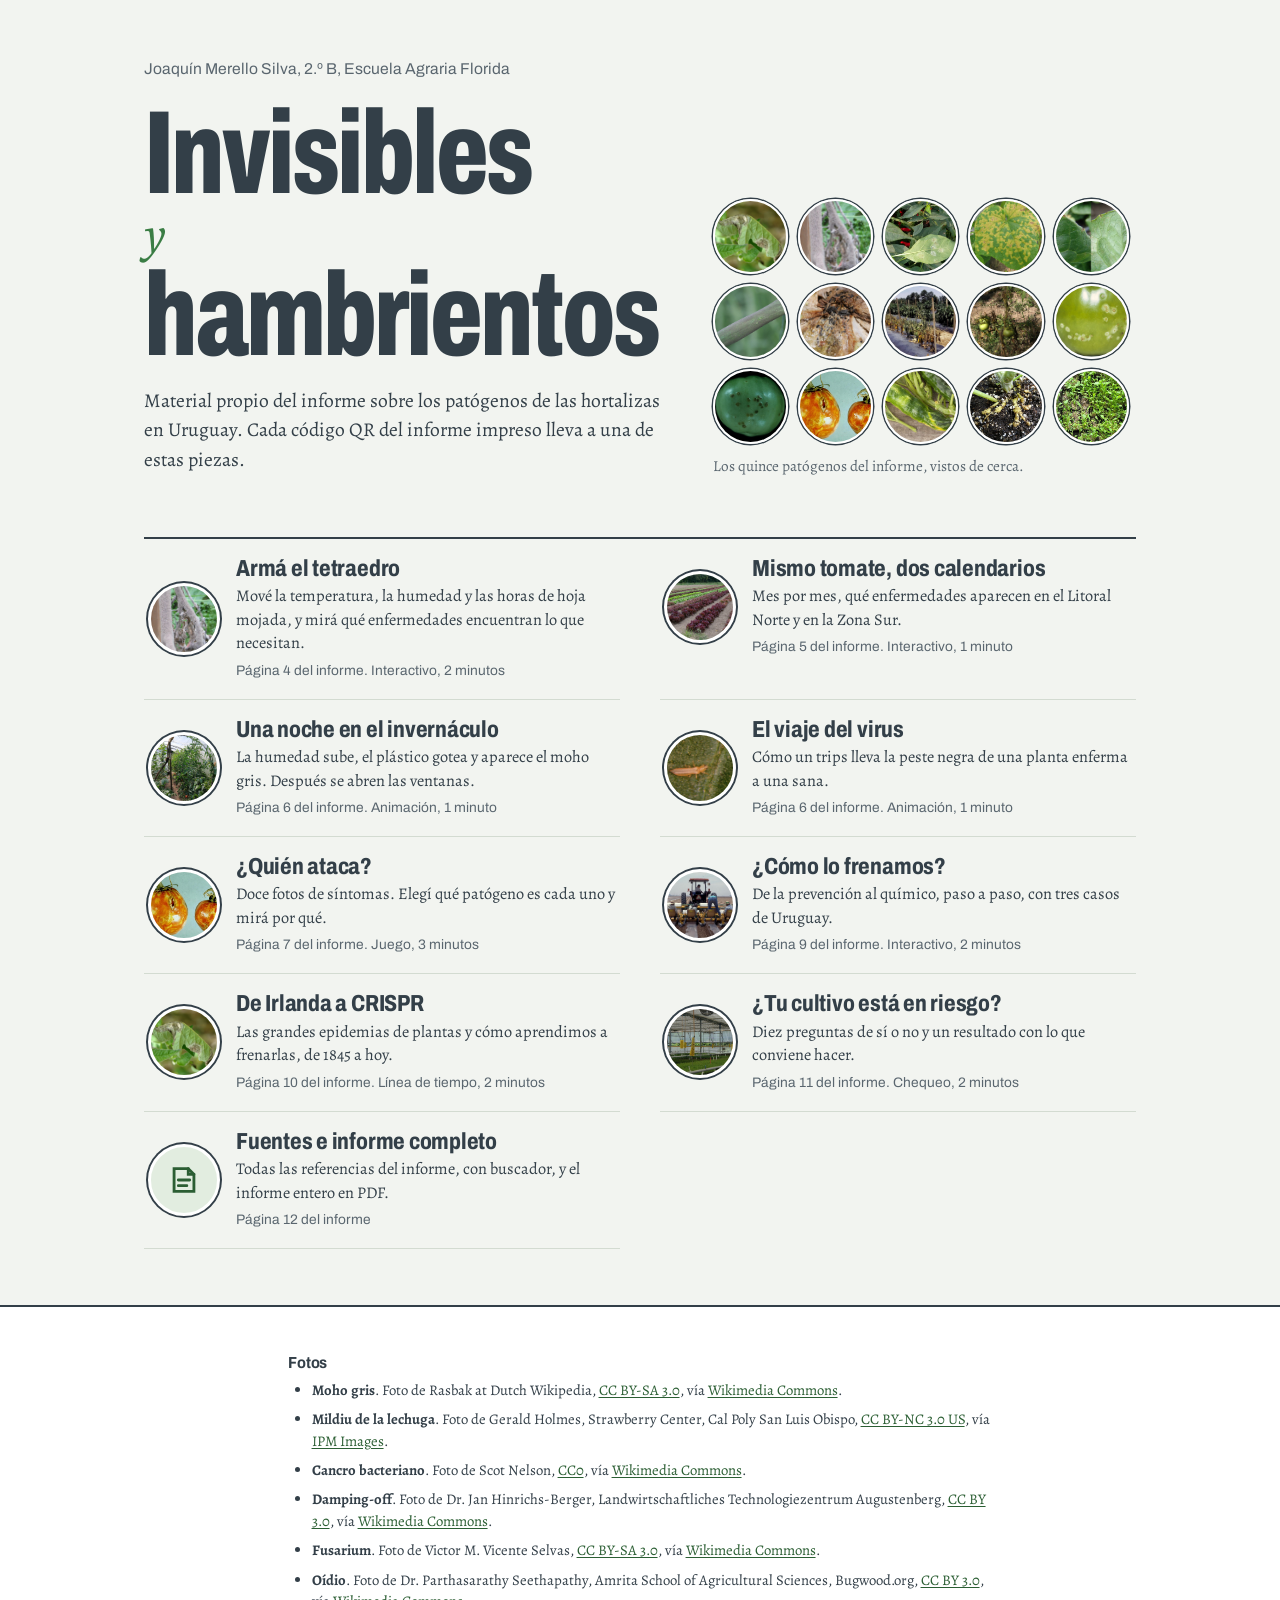
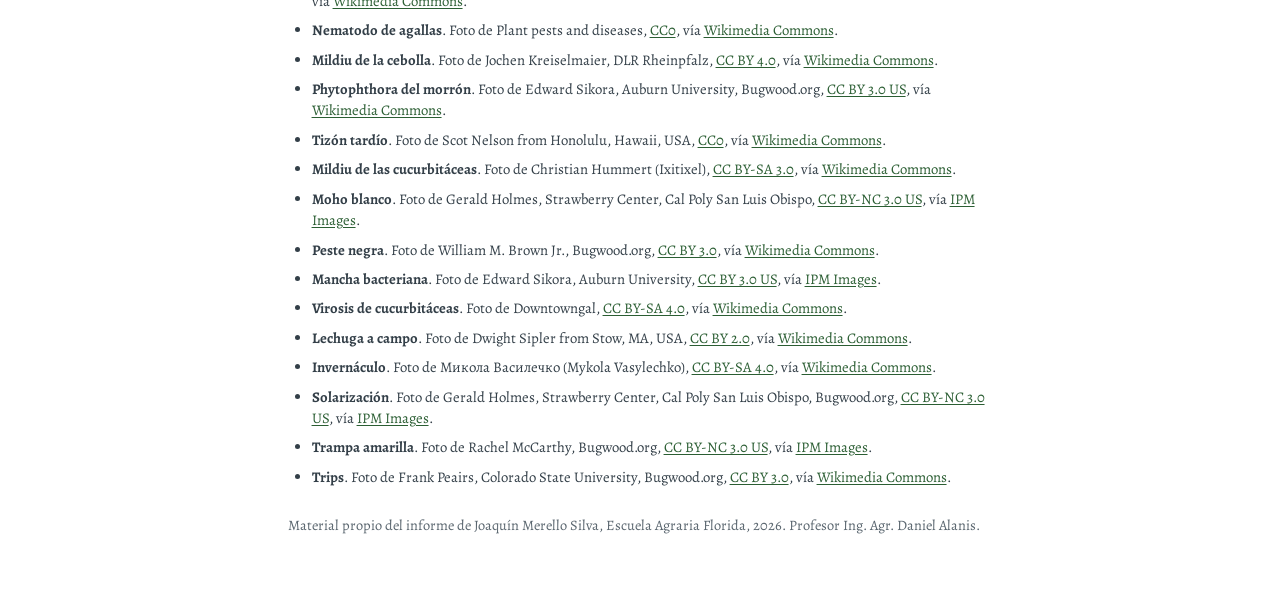
<file: index.html>
<!doctype html>
<html lang="es">
<head>
<meta charset="utf-8">
<meta name="viewport" content="width=device-width, initial-scale=1">
<title>Invisibles y hambrientos</title>
<meta name="description" content="Material interactivo propio del informe sobre los patógenos de las hortalizas en Uruguay, de Joaquín Merello Silva.">
<meta name="theme-color" content="#3A7D44">
<link rel="icon" href="img/icono.svg" type="image/svg+xml">
<link rel="preconnect" href="https://fonts.googleapis.com"><link rel="preconnect" href="https://fonts.gstatic.com" crossorigin><link rel="stylesheet" href="https://fonts.googleapis.com/css2?family=Alegreya:ital,wght@0,400;0,500;0,700;1,400&amp;family=Archivo:wdth,wght@62..125,400..800&amp;display=swap">
<link rel="stylesheet" href="estilo.css">
<style>
.portada { padding: 28px 0 8px; }
.portada .autor { font-family: var(--titulos); font-size: .98rem; color: var(--apagado); margin-bottom: 1.4rem; }
.portada h1 {
  font-size: clamp(3.1rem, 17vw, 7.4rem); font-stretch: 68%; font-weight: 800;
  line-height: .86; letter-spacing: -.025em; margin: 0 0 1.2rem;
}
.portada h1 span { display: block; }
.portada h1 .y { font-family: var(--texto); font-style: italic; font-weight: 400; font-stretch: normal; font-size: .42em; letter-spacing: 0; line-height: 1.2; color: var(--verde); }
.portada .bajada { max-width: 34rem; }
.muestras {
  display: grid; grid-template-columns: repeat(5, 1fr); gap: 10px; max-width: 26rem;
  margin: 1.6rem 0 .6rem; padding: 0; list-style: none;
}
.muestras img { width: 100%; height: auto; aspect-ratio: 1; border-radius: 50%; object-fit: cover;
  border: 2px solid var(--papel); box-shadow: 0 0 0 1.5px var(--carbon); }
.muestras-nota { font-size: .95rem; color: var(--apagado); }
.piezas { list-style: none; margin: 2.2rem 0 0; padding: 0; border-top: 2px solid var(--carbon); }
.piezas li { border-bottom: 1px solid var(--linea); }
.piezas a {
  display: grid; grid-template-columns: 72px 1fr; gap: 16px; align-items: center;
  padding: 18px 4px; text-decoration: none; color: var(--carbon);
}
.piezas a:hover h2, .piezas a:focus-visible h2 { color: var(--verde); }
.piezas .lupa { width: 72px; height: 72px; }
.piezas .lupa.icono { display: grid; place-items: center; background: var(--verde-claro); }
.piezas .lupa.icono svg { width: 34px; height: 34px; color: var(--verde-hondo); }
.piezas h2 { font-size: 1.45rem; margin: 0 0 .2rem; }
.piezas p { margin: 0; font-size: 1.02rem; line-height: 1.45; }
.piezas .dato { font-family: var(--titulos); font-size: .86rem; color: var(--apagado); margin-top: .35rem; }
@media (min-width: 760px) {
  .portada { display: grid; grid-template-columns: 1.25fr 1fr; gap: 40px; align-items: end; padding-top: 56px; }
  .muestras { margin: 0 0 .6rem; }
  .piezas { display: grid; grid-template-columns: 1fr 1fr; column-gap: 40px; }
}
</style>
</head>
<body>

<main id="contenido">


<div class="envoltura ancha">
  <section class="portada" aria-labelledby="titulo">
    <div>
      <p class="autor">Joaquín Merello Silva, 2.º B, Escuela Agraria Florida</p>
      <h1 id="titulo"><span>Invisibles</span><span class="y">y</span><span>hambrientos</span></h1>
      <p class="bajada">Material propio del informe sobre los patógenos de las hortalizas en Uruguay. Cada código QR del informe impreso lleva a una de estas piezas.</p>
    </div>
    <div>
      <ul class="muestras" aria-label="Los quince patógenos del informe">
        <li><img src="img/foto-phytophthora-infestans.jpg" alt="Tizón tardío" width="80" height="80"></li>
        <li><img src="img/foto-botrytis-cinerea.jpg" alt="Moho gris" width="80" height="80"></li>
        <li><img src="img/foto-leveillula-taurica.jpg" alt="Oídio" width="80" height="80"></li>
        <li><img src="img/foto-pseudoperonospora-cubensis.jpg" alt="Mildiu de las cucurbitáceas" width="80" height="80"></li>
        <li><img src="img/foto-bremia-lactucae.jpg" alt="Mildiu de la lechuga" width="80" height="80"></li>
        <li><img src="img/foto-peronospora-destructor.jpg" alt="Mildiu de la cebolla" width="80" height="80"></li>
        <li><img src="img/foto-sclerotinia.jpg" alt="Moho blanco" width="80" height="80"></li>
        <li><img src="img/foto-phytophthora-capsici.jpg" alt="Phytophthora del morrón" width="80" height="80"></li>
        <li><img src="img/foto-fusarium-oxysporum.jpg" alt="Fusarium" width="80" height="80"></li>
        <li><img src="img/foto-clavibacter-michiganensis.jpg" alt="Cancro bacteriano" width="80" height="80"></li>
        <li><img src="img/foto-xanthomonas.jpg" alt="Mancha bacteriana" width="80" height="80"></li>
        <li><img src="img/foto-tswv.jpg" alt="Peste negra" width="80" height="80"></li>
        <li><img src="img/foto-zymv.jpg" alt="Virosis de cucurbitáceas" width="80" height="80"></li>
        <li><img src="img/foto-meloidogyne.jpg" alt="Nematodo de agallas" width="80" height="80"></li>
        <li><img src="img/foto-damping-off.jpg" alt="Damping-off" width="80" height="80"></li>
      </ul>
      <p class="muestras-nota">Los quince patógenos del informe, vistos de cerca.</p>
    </div>
  </section>

  <ul class="piezas">
    <li><a href="tetraedro/index.html">
      <img class="lupa" src="img/foto-botrytis-cinerea.jpg" alt="" width="72" height="72">
      <div><h2>Armá el tetraedro</h2><p>Mové la temperatura, la humedad y las horas de hoja mojada, y mirá qué enfermedades encuentran lo que necesitan.</p><p class="dato">Página 4 del informe. Interactivo, 2 minutos</p></div>
    </a></li>
    <li><a href="calendario/index.html">
      <img class="lupa" src="img/foto-extra-campo-lechuga.jpg" alt="" width="72" height="72">
      <div><h2>Mismo tomate, dos calendarios</h2><p>Mes por mes, qué enfermedades aparecen en el Litoral Norte y en la Zona Sur.</p><p class="dato">Página 5 del informe. Interactivo, 1 minuto</p></div>
    </a></li>
    <li><a href="invernaculo/index.html">
      <img class="lupa" src="img/foto-extra-invernadero.jpg" alt="" width="72" height="72">
      <div><h2>Una noche en el invernáculo</h2><p>La humedad sube, el plástico gotea y aparece el moho gris. Después se abren las ventanas.</p><p class="dato">Página 6 del informe. Animación, 1 minuto</p></div>
    </a></li>
    <li><a href="trips/index.html">
      <img class="lupa" src="img/foto-extra-trips.jpg" alt="" width="72" height="72">
      <div><h2>El viaje del virus</h2><p>Cómo un trips lleva la peste negra de una planta enferma a una sana.</p><p class="dato">Página 6 del informe. Animación, 1 minuto</p></div>
    </a></li>
    <li><a href="quiz/index.html">
      <img class="lupa" src="img/foto-tswv.jpg" alt="" width="72" height="72">
      <div><h2>¿Quién ataca?</h2><p>Doce fotos de síntomas. Elegí qué patógeno es cada uno y mirá por qué.</p><p class="dato">Página 7 del informe. Juego, 3 minutos</p></div>
    </a></li>
    <li><a href="frenar/index.html">
      <img class="lupa" src="img/foto-extra-solarizacion.jpg" alt="" width="72" height="72">
      <div><h2>¿Cómo lo frenamos?</h2><p>De la prevención al químico, paso a paso, con tres casos de Uruguay.</p><p class="dato">Página 9 del informe. Interactivo, 2 minutos</p></div>
    </a></li>
    <li><a href="historia/index.html">
      <img class="lupa" src="img/foto-phytophthora-infestans.jpg" alt="" width="72" height="72">
      <div><h2>De Irlanda a CRISPR</h2><p>Las grandes epidemias de plantas y cómo aprendimos a frenarlas, de 1845 a hoy.</p><p class="dato">Página 10 del informe. Línea de tiempo, 2 minutos</p></div>
    </a></li>
    <li><a href="riesgo/index.html">
      <img class="lupa" src="img/foto-extra-trampa-amarilla.jpg" alt="" width="72" height="72">
      <div><h2>¿Tu cultivo está en riesgo?</h2><p>Diez preguntas de sí o no y un resultado con lo que conviene hacer.</p><p class="dato">Página 11 del informe. Chequeo, 2 minutos</p></div>
    </a></li>
    <li><a href="fuentes/index.html">
      <span class="lupa icono" aria-hidden="true"><svg viewBox="0 0 24 24" fill="none" stroke="currentColor" stroke-width="2" stroke-linecap="round"><path d="M5 4h10l4 4v12H5z"/><path d="M15 4v4h4M8 12h8M8 16h6"/></svg></span>
      <div><h2>Fuentes e informe completo</h2><p>Todas las referencias del informe, con buscador, y el informe entero en PDF.</p><p class="dato">Página 12 del informe</p></div>
    </a></li>
  </ul>
</div>

</main>
<footer class="pie-fuentes"><div class="envoltura"><h3>Fotos</h3><ul><li><b>Moho gris</b>. Foto de Rasbak at Dutch Wikipedia, <a href="http://creativecommons.org/licenses/by-sa/3.0/">CC BY-SA 3.0</a>, vía <a href="https://commons.wikimedia.org/wiki/File:Botrytis_tomaat.jpg">Wikimedia Commons</a>.</li><li><b>Mildiu de la lechuga</b>. Foto de Gerald Holmes, Strawberry Center, Cal Poly San Luis Obispo, <a href="https://creativecommons.org/licenses/by-nc/3.0/us/">CC BY-NC 3.0 US</a>, vía <a href="https://www.ipmimages.org/browse/image/5608244">IPM Images</a>.</li><li><b>Cancro bacteriano</b>. Foto de Scot Nelson, <a href="http://creativecommons.org/publicdomain/zero/1.0/deed.en">CC0</a>, vía <a href="https://commons.wikimedia.org/wiki/File:Bacterial_canker_of_tomato_caused_by_Corynebacterium_michiganense_pv._michiganense_(9777392932).jpg">Wikimedia Commons</a>.</li><li><b>Damping-off</b>. Foto de Dr. Jan Hinrichs-Berger, Landwirtschaftliches Technologiezentrum Augustenberg, <a href="https://creativecommons.org/licenses/by/3.0">CC BY 3.0</a>, vía <a href="https://commons.wikimedia.org/wiki/File:Rucola_-_Pythium_-_Hinrichs-Berger,_Augustenberg.jpg">Wikimedia Commons</a>.</li><li><b>Fusarium</b>. Foto de Victor M. Vicente Selvas, <a href="https://creativecommons.org/licenses/by-sa/3.0">CC BY-SA 3.0</a>, vía <a href="https://commons.wikimedia.org/wiki/File:Tomaquera_amb_Fusarium_HV.JPG">Wikimedia Commons</a>.</li><li><b>Oídio</b>. Foto de Dr. Parthasarathy Seethapathy, Amrita School of Agricultural Sciences, Bugwood.org, <a href="https://creativecommons.org/licenses/by/3.0">CC BY 3.0</a>, vía <a href="https://commons.wikimedia.org/wiki/File:5573619-PPT-powdery_mildew_(Leveillula_taurica).jpg">Wikimedia Commons</a>.</li><li><b>Nematodo de agallas</b>. Foto de Plant pests and diseases, <a href="http://creativecommons.org/publicdomain/zero/1.0/deed.en">CC0</a>, vía <a href="https://commons.wikimedia.org/wiki/File:Tomato_(Solanum_lycopersicum)-_Galling_from_root-knot_nematodes.jpg">Wikimedia Commons</a>.</li><li><b>Mildiu de la cebolla</b>. Foto de Jochen Kreiselmaier, DLR Rheinpfalz, <a href="https://creativecommons.org/licenses/by/4.0">CC BY 4.0</a>, vía <a href="https://commons.wikimedia.org/wiki/File:Falscher_Mehltau_2_(Peronospora_destructor)-DLR-NW-jk.jpg">Wikimedia Commons</a>.</li><li><b>Phytophthora del morrón</b>. Foto de Edward Sikora, Auburn University, Bugwood.org, <a href="https://creativecommons.org/licenses/by/3.0/us/deed.en">CC BY 3.0 US</a>, vía <a href="https://commons.wikimedia.org/wiki/File:Capsicum_annuum_with_Phytophthora_capsici.jpg">Wikimedia Commons</a>.</li><li><b>Tizón tardío</b>. Foto de Scot Nelson from Honolulu, Hawaii, USA, <a href="http://creativecommons.org/publicdomain/zero/1.0/deed.en">CC0</a>, vía <a href="https://commons.wikimedia.org/wiki/File:Tomato_late_blight_leaf_sporulating_lesions_1_(5816170621).jpg">Wikimedia Commons</a>.</li><li><b>Mildiu de las cucurbitáceas</b>. Foto de Christian Hummert (Ixitixel), <a href="https://creativecommons.org/licenses/by-sa/3.0">CC BY-SA 3.0</a>, vía <a href="https://commons.wikimedia.org/wiki/File:Falscher_Mehltau.jpg">Wikimedia Commons</a>.</li><li><b>Moho blanco</b>. Foto de Gerald Holmes, Strawberry Center, Cal Poly San Luis Obispo, <a href="https://creativecommons.org/licenses/by-nc/3.0/us/">CC BY-NC 3.0 US</a>, vía <a href="https://www.ipmimages.org/browse/image/5604267">IPM Images</a>.</li><li><b>Peste negra</b>. Foto de William M. Brown Jr., Bugwood.org, <a href="https://creativecommons.org/licenses/by/3.0">CC BY 3.0</a>, vía <a href="https://commons.wikimedia.org/wiki/File:Tomato_spotted_wilt_virus_5356805-PPT.png">Wikimedia Commons</a>.</li><li><b>Mancha bacteriana</b>. Foto de Edward Sikora, Auburn University, <a href="https://creativecommons.org/licenses/by/3.0/us/">CC BY 3.0 US</a>, vía <a href="https://www.ipmimages.org/browse/image/1568045">IPM Images</a>.</li><li><b>Virosis de cucurbitáceas</b>. Foto de Downtowngal, <a href="https://creativecommons.org/licenses/by-sa/4.0">CC BY-SA 4.0</a>, vía <a href="https://commons.wikimedia.org/wiki/File:Zucchini_yellow_mosaic_virus_fruits_and_leaves_(cropped).jpg">Wikimedia Commons</a>.</li><li><b>Lechuga a campo</b>. Foto de Dwight Sipler from Stow, MA, USA, <a href="https://creativecommons.org/licenses/by/2.0">CC BY 2.0</a>, vía <a href="https://commons.wikimedia.org/wiki/File:Lettuce_Field_(4988502682).jpg">Wikimedia Commons</a>.</li><li><b>Invernáculo</b>. Foto de Микола Василечко (Mykola Vasylechko), <a href="https://creativecommons.org/licenses/by-sa/4.0">CC BY-SA 4.0</a>, vía <a href="https://commons.wikimedia.org/wiki/File:%D0%A2%D0%B5%D0%BF%D0%BB%D0%B8%D1%86%D1%8F_-_20260802_162254.jpg">Wikimedia Commons</a>.</li><li><b>Solarización</b>. Foto de Gerald Holmes, Strawberry Center, Cal Poly San Luis Obispo, Bugwood.org, <a href="https://creativecommons.org/licenses/by-nc/3.0/us/">CC BY-NC 3.0 US</a>, vía <a href="https://www.ipmimages.org/browse/image/1571379">IPM Images</a>.</li><li><b>Trampa amarilla</b>. Foto de Rachel McCarthy, Bugwood.org, <a href="https://creativecommons.org/licenses/by-nc/3.0/us/">CC BY-NC 3.0 US</a>, vía <a href="https://www.ipmimages.org/browse/image/5458344">IPM Images</a>.</li><li><b>Trips</b>. Foto de Frank Peairs, Colorado State University, Bugwood.org, <a href="https://creativecommons.org/licenses/by/3.0">CC BY 3.0</a>, vía <a href="https://commons.wikimedia.org/wiki/File:Frankliniella_occidentalis_5364132-LGPT.jpg">Wikimedia Commons</a>.</li></ul><p class="firma">Material propio del informe de Joaquín Merello Silva, Escuela Agraria Florida, 2026. Profesor Ing. Agr. Daniel Alanis.</p></div></footer>
<script>
if ('serviceWorker' in navigator && location.protocol.indexOf('http') === 0) {
  navigator.serviceWorker.register('sw.js').then(function () { return navigator.serviceWorker.ready; }).then(function () {
    if (!window.caches) return;
    var urls = [location.href.split('#')[0]];
    document.querySelectorAll('img[src], link[rel=stylesheet]').forEach(function (e) {
      var u = e.src || e.href;
      if (u.indexOf(location.origin) === 0) urls.push(u);
    });
    caches.open('iyh-v1').then(function (c) { urls.forEach(function (u) { c.add(u).catch(function () {}); }); });
  }).catch(function () {});
}
</script>
</body>
</html>
</file>
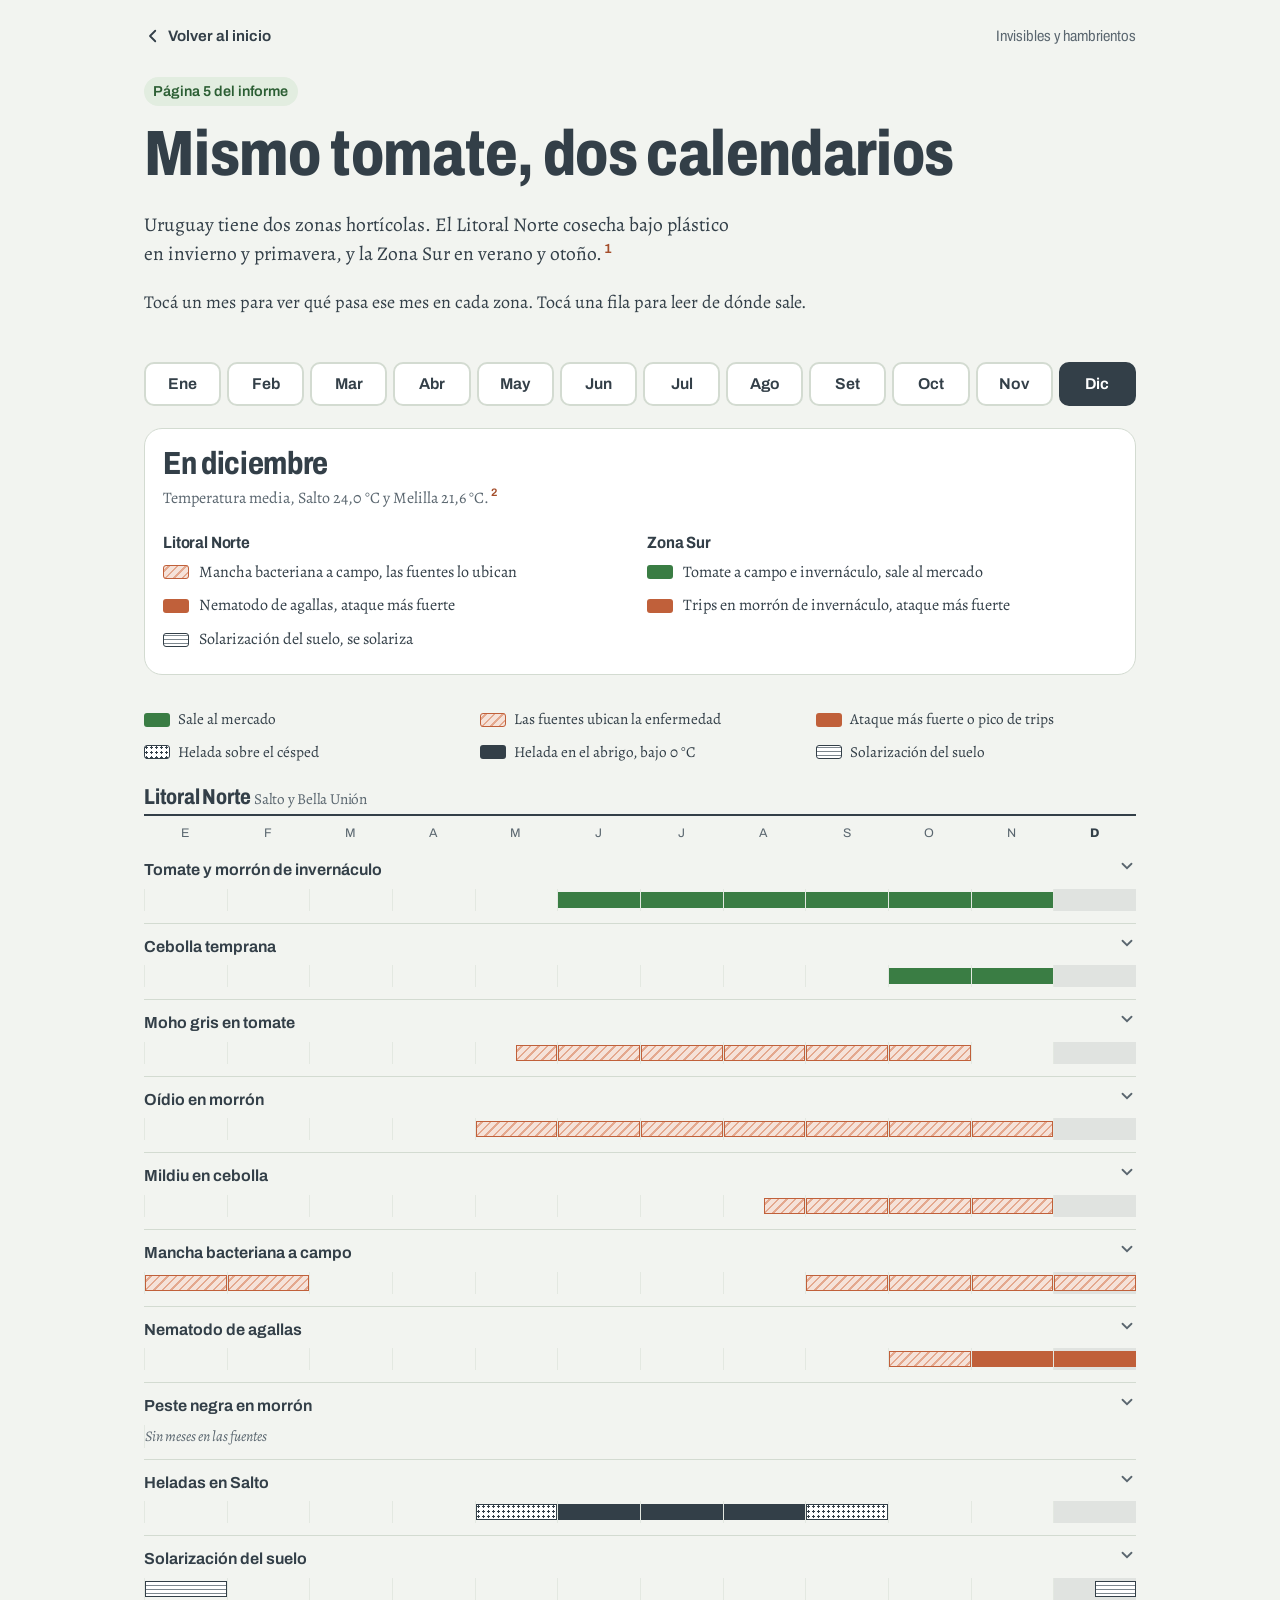
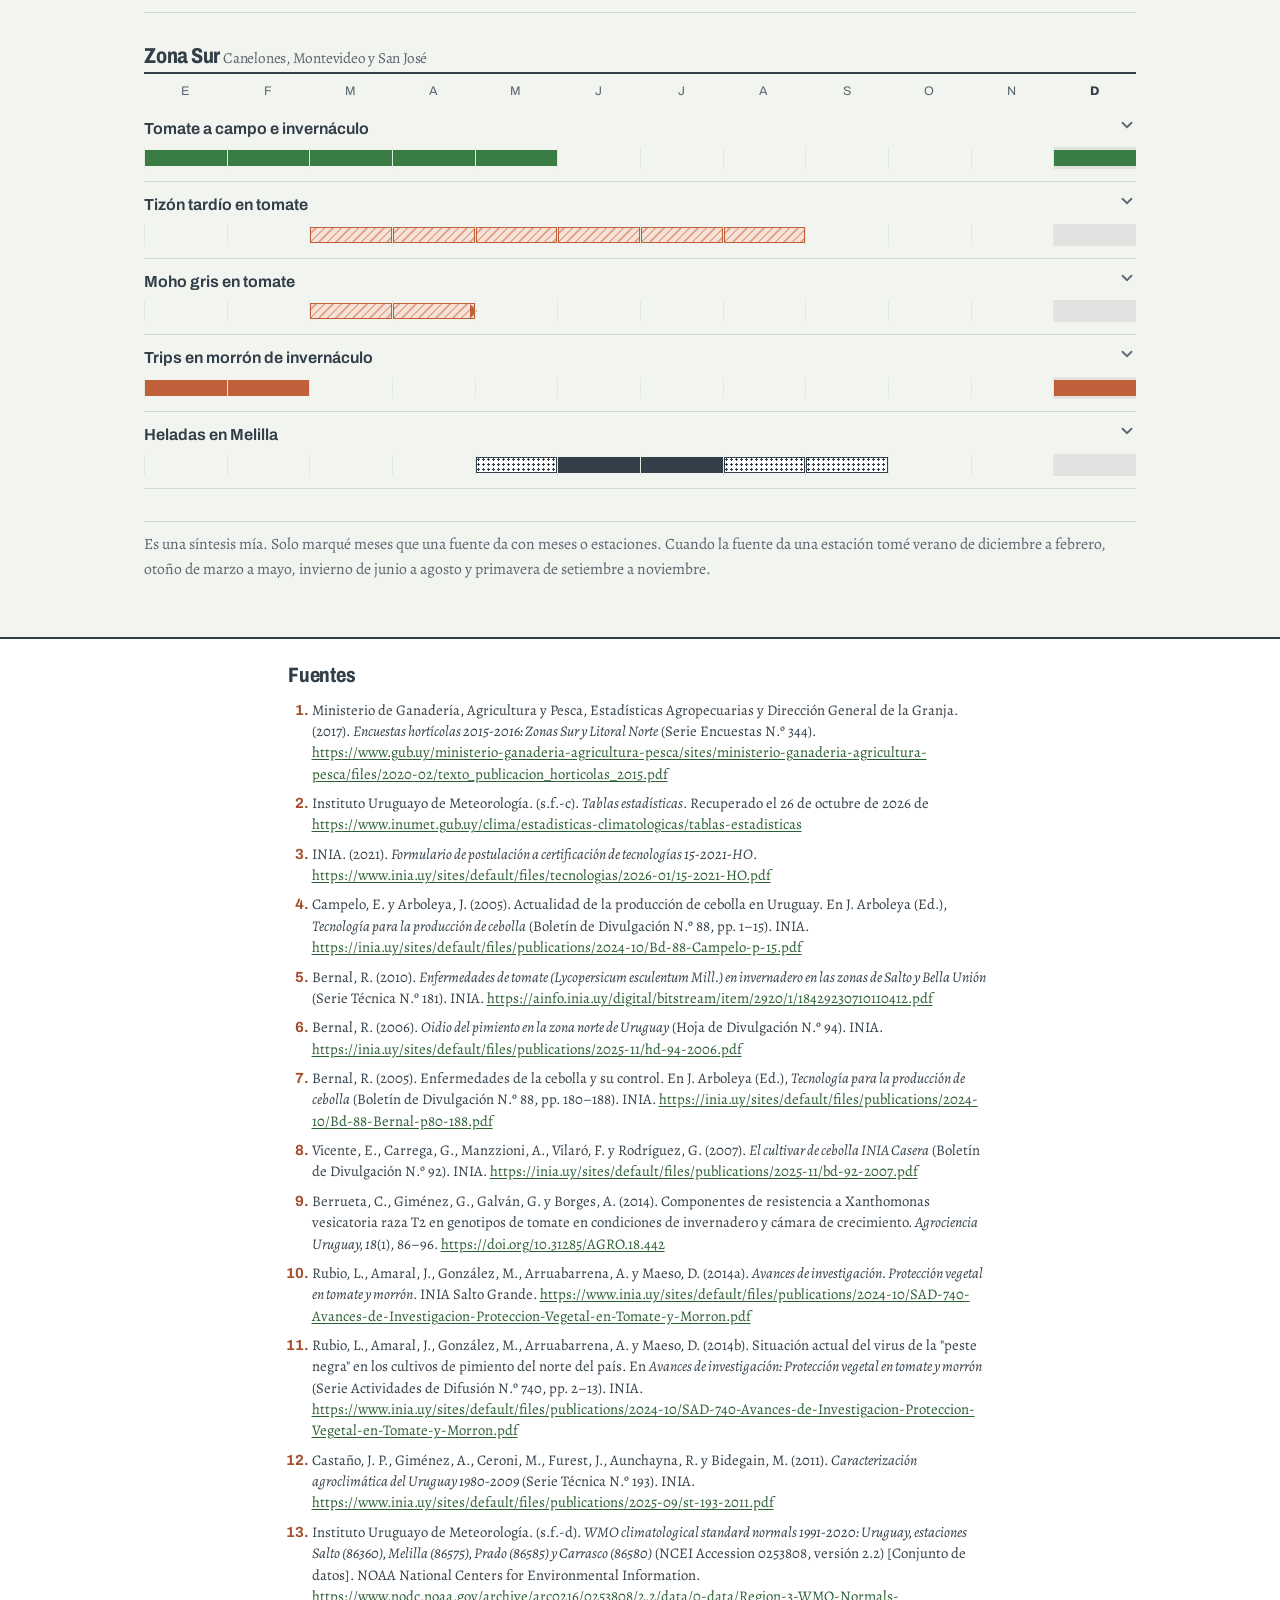
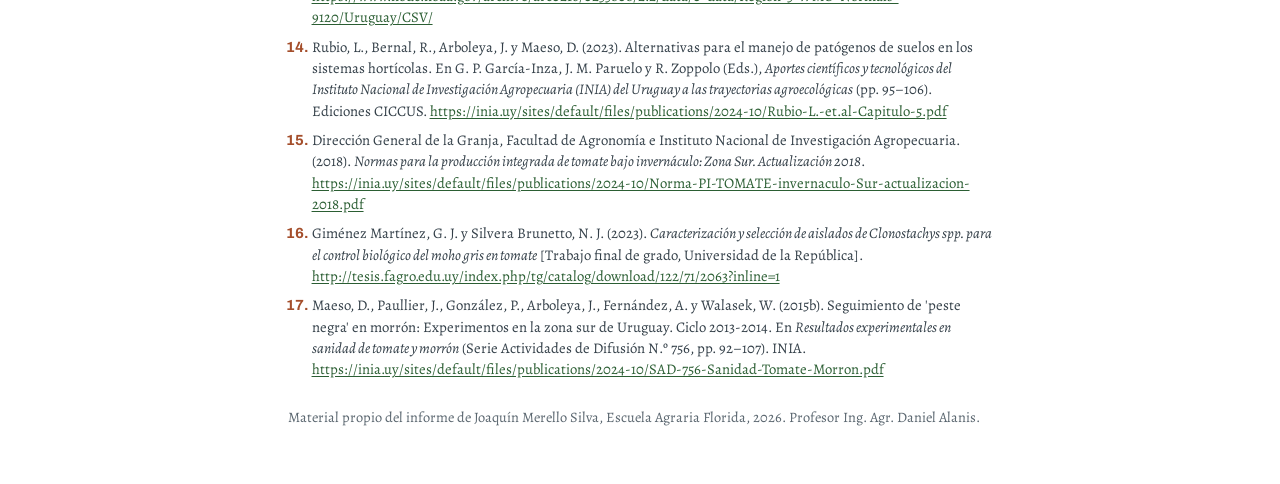
<file: calendario/index.html>
<!doctype html>
<html lang="es">
<head>
<meta charset="utf-8">
<meta name="viewport" content="width=device-width, initial-scale=1">
<title>Mismo tomate, dos calendarios | Invisibles y hambrientos</title>
<meta name="description" content="Calendario interactivo de las enfermedades de las hortalizas en el Litoral Norte y la Zona Sur de Uruguay, mes por mes.">
<meta name="theme-color" content="#3A7D44">
<link rel="icon" href="../img/icono.svg" type="image/svg+xml">
<link rel="preconnect" href="https://fonts.googleapis.com"><link rel="preconnect" href="https://fonts.gstatic.com" crossorigin><link rel="stylesheet" href="https://fonts.googleapis.com/css2?family=Alegreya:ital,wght@0,400;0,500;0,700;1,400&amp;family=Archivo:wdth,wght@62..125,400..800&amp;display=swap">
<link rel="stylesheet" href="../estilo.css">
<style>
.meses { display: grid; grid-template-columns: repeat(6, 1fr); gap: 6px; margin: 1.2rem 0 1.4rem; }
.meses button {
  min-height: 44px; border: 2px solid var(--linea); background: var(--papel); border-radius: 10px;
  font-family: var(--titulos); font-weight: 650; font-size: .98rem; color: var(--carbon); cursor: pointer;
}
.meses button[aria-pressed=true] { background: var(--carbon); border-color: var(--carbon); color: #fff; }
.mes-panel { background: var(--papel); border: 1px solid var(--linea); border-radius: 18px; padding: 18px; margin-bottom: 2rem; }
.mes-panel h2 { margin-bottom: .3rem; }
.mes-panel .temp { font-size: 1rem; color: var(--apagado); }
.mes-panel .zonas { display: grid; gap: 14px; }
.mes-panel h3 { font-size: 1.02rem; margin: .4rem 0 .3rem; }
.mes-panel ul { margin: 0; padding: 0; list-style: none; }
.mes-panel li { display: flex; gap: 10px; align-items: center; font-size: 1rem; padding: .25rem 0; }
.mes-panel .nada { color: var(--apagado); font-size: 1rem; }
.chip { width: 26px; height: 14px; border-radius: 3px; flex: none; }
.zona { margin-bottom: 2rem; }
.zona h2 { font-size: 1.35rem; border-bottom: 2px solid var(--carbon); padding-bottom: .3rem; margin-bottom: 0; }
.zona h2 small { font-family: var(--texto); font-weight: 400; font-size: .95rem; color: var(--apagado); font-stretch: normal; }
.eje { display: grid; grid-template-columns: repeat(12, 1fr); font-family: var(--titulos); font-size: .78rem; color: var(--apagado); text-align: center; padding: .5rem 0 .2rem; }
.eje span.sel { color: var(--carbon); font-weight: 800; }
.fila { border-bottom: 1px solid var(--linea); }
.fila > button {
  width: 100%; background: none; border: 0; padding: 10px 0 12px; text-align: left; cursor: pointer; color: var(--carbon);
  font: inherit; display: block;
}
.fila .nombre { display: flex; justify-content: space-between; gap: 8px; font-family: var(--titulos); font-weight: 650; font-size: 1rem; margin-bottom: 6px; }
.fila .nombre svg { width: 18px; height: 18px; flex: none; transition: transform .2s; color: var(--apagado); }
.fila > button[aria-expanded=true] .nombre svg { transform: rotate(180deg); }
.barra { display: grid; grid-template-columns: repeat(12, 1fr); height: 22px; }
.barra span { border-left: 1px solid #E3E8E1; position: relative; }
.barra span.sel { background: rgba(51,63,72,.09); }
.barra i { position: absolute; top: 3px; bottom: 3px; left: 0; right: 0; }
.barra i.izq { right: 50%; }
.barra i.der { left: 50%; }
.barra .nota { grid-column: 1 / -1; font-style: italic; font-size: .92rem; color: var(--apagado); align-self: center; }
.t-oferta { background: var(--verde); }
.t-riesgo { background: repeating-linear-gradient(135deg, var(--terra-claro) 0 4px, #E4A88E 4px 6px); outline: 1px solid var(--terra); outline-offset: -1px; }
.t-pico { background: var(--terra); }
.t-agro { background: radial-gradient(var(--carbon) 1px, transparent 1.4px) 0 0 / 5px 5px, var(--papel); outline: 1px solid var(--carbon); outline-offset: -1px; }
.t-abrigo { background: var(--carbon); }
.t-practica { background: repeating-linear-gradient(0deg, var(--papel) 0 3px, #7D878E 3px 4px); outline: 1px solid var(--carbon); outline-offset: -1px; }
.flecha-abierta::after { content: ""; position: absolute; right: -9px; top: 50%; transform: translateY(-50%); border: 7px solid transparent; border-left-color: var(--terra); }
.detalle { font-size: 1rem; padding: 0 0 14px; margin: 0; }
.leyenda { display: grid; grid-template-columns: 1fr 1fr; gap: 8px 16px; margin: 0 0 1.4rem; padding: 0; list-style: none; font-size: .95rem; }
.leyenda li { display: flex; gap: 8px; align-items: center; }
@media (min-width: 760px) {
  .meses { grid-template-columns: repeat(12, 1fr); }
  .mes-panel .zonas { grid-template-columns: 1fr 1fr; }
  .leyenda { grid-template-columns: repeat(3, 1fr); }
}
</style>
</head>
<body>
<header class="tope"><a class="volver" href="../index.html"><svg viewBox="0 0 24 24" aria-hidden="true" fill="none" stroke="currentColor" stroke-width="2.4" stroke-linecap="round" stroke-linejoin="round"><path d="M15 5l-7 7 7 7"/></svg>Volver al inicio</a><span class="marca">Invisibles y hambrientos</span></header>
<main id="contenido">


<div class="envoltura ancha">
  <header class="cabeza">
    <span class="pagina">Página 5 del informe</span>
    <h1>Mismo tomate, dos calendarios</h1>
    <p class="bajada">Uruguay tiene dos zonas hortícolas. El Litoral Norte cosecha bajo plástico en invierno y primavera, y la Zona Sur en verano y otoño.<sup class='r'><a href='#f1' aria-label='Fuente 1'>1</a></sup></p>
    <p>Tocá un mes para ver qué pasa ese mes en cada zona. Tocá una fila para leer de dónde sale.</p>
  </header>

  <div class="meses" role="group" aria-label="Elegí un mes" id="meses"></div>
  <section class="mes-panel" id="mes-panel" aria-live="polite"></section>

  <ul class="leyenda" aria-label="Qué significa cada color">
    <li><span class="chip t-oferta"></span>Sale al mercado</li>
    <li><span class="chip t-riesgo"></span>Las fuentes ubican la enfermedad</li>
    <li><span class="chip t-pico"></span>Ataque más fuerte o pico de trips</li>
    <li><span class="chip t-agro"></span>Helada sobre el césped</li>
    <li><span class="chip t-abrigo"></span>Helada en el abrigo, bajo 0 °C</li>
    <li><span class="chip t-practica"></span>Solarización del suelo</li>
  </ul>

  <section class="zona" aria-labelledby="z-norte">
    <h2 id="z-norte">Litoral Norte <small>Salto y Bella Unión</small></h2>
    <div class="eje" aria-hidden="true" data-eje></div>
    <div id="filas-norte"></div>
  </section>
  <section class="zona" aria-labelledby="z-sur">
    <h2 id="z-sur">Zona Sur <small>Canelones, Montevideo y San José</small></h2>
    <div class="eje" aria-hidden="true" data-eje></div>
    <div id="filas-sur"></div>
  </section>

  <p class="margen">Es una síntesis mía. Solo marqué meses que una fuente da con meses o estaciones. Cuando la fuente da una estación tomé verano de diciembre a febrero, otoño de marzo a mayo, invierno de junio a agosto y primavera de setiembre a noviembre.</p>
</div>

<script>
(function () {
  var MESES = ["enero", "febrero", "marzo", "abril", "mayo", "junio", "julio", "agosto", "setiembre", "octubre", "noviembre", "diciembre"];
  var CORTO = ["Ene", "Feb", "Mar", "Abr", "May", "Jun", "Jul", "Ago", "Set", "Oct", "Nov", "Dic"];
  var TEMP = { salto: [25.6, 24.5, 22.7, 19.2, 15.7, 13.2, 12.6, 14.5, 16.1, 19.0, 21.7, 24.0],
               melilla: [23.2, 22.7, 21.1, 17.8, 14.5, 11.5, 10.6, 12.4, 13.7, 16.4, 19.0, 21.6] };
  var FUENTE_TEMP = "<sup class='r'><a href='#f2' aria-label='Fuente 2'>2</a></sup>";
  var NOMBRE_TIPO = { oferta: "sale al mercado", riesgo: "las fuentes lo ubican", pico: "ataque más fuerte", agro: "puede helar sobre el césped", abrigo: "helada en el abrigo", practica: "se solariza" };

  // [inicio, fin, tipo]; enero = 0, "mediados de mayo" = 4.5
  var NORTE = [
    { n: "Tomate y morrón de invernáculo", s: [[5, 11, "oferta"]], d: "El norte produce a contraestación, fuera de la época normal del cultivo. En la zafra de 2014 a 2015 sacaba de cultivos protegidos el 57 % del tomate y el 73 % del morrón del país.<sup class='r'><a href='#f1' aria-label='Fuente 1'>1</a></sup> Los cosecha en invierno y primavera.<sup class='r'><a href='#f3' aria-label='Fuente 3'>3</a></sup>" },
    { n: "Cebolla temprana", s: [[9, 11, "oferta"]], d: "La cebolla temprana del norte sale al mercado en octubre y noviembre.<sup class='r'><a href='#f4' aria-label='Fuente 4'>4</a></sup>" },
    { n: "Moho gris en tomate", s: [[4.5, 10, "riesgo"]], d: "Desde mediados de mayo los invernáculos se abren menos, la humedad sube y aparece el moho gris. Puede atacar fuerte hasta fines de octubre.<sup class='r'><a href='#f5' aria-label='Fuente 5'>5</a></sup>" },
    { n: "Oídio en morrón", s: [[4, 11, "riesgo"]], d: "En Salto y Bella Unión ataca de mayo a noviembre, más fuerte en las zonas húmedas del invernáculo.<sup class='r'><a href='#f6' aria-label='Fuente 6'>6</a></sup>" },
    { n: "Mildiu en cebolla", s: [[7.5, 11, "riesgo"]], d: "Va desde mediados de agosto hasta el fin del ciclo.<sup class='r'><a href='#f7' aria-label='Fuente 7'>7</a></sup> Que termine en noviembre es una inferencia mía. Golpea más en el norte porque la cebolla se siembra temprano.<sup class='r'><a href='#f8' aria-label='Fuente 8'>8</a></sup>" },
    { n: "Mancha bacteriana a campo", s: [[8, 12, "riesgo"], [0, 2, "riesgo"]], d: "Aparece en primavera y verano. Es el principal problema del tomate en años lluviosos y cálidos.<sup class='r'><a href='#f5' aria-label='Fuente 5'>5</a>,<a href='#f9' aria-label='Fuente 9'>9</a></sup>" },
    { n: "Nematodo de agallas", s: [[9, 10, "riesgo"], [10, 12, "pico"]], d: "Es más grave en el norte, sobre todo en noviembre y diciembre.<sup class='r'><a href='#f5' aria-label='Fuente 5'>5</a></sup>" },
    { n: "Peste negra en morrón", s: [], nota: "Sin meses en las fuentes", d: "Es la principal limitante del morrón del norte, pero ninguna fuente da meses.<sup class='r'><a href='#f10' aria-label='Fuente 10'>10</a></sup> En Salto los trips se multiplicaron bien incluso con medias cercanas a 15 °C en junio.<sup class='r'><a href='#f11' aria-label='Fuente 11'>11</a></sup>" },
    { n: "Heladas en Salto", s: [[4, 9, "agro"], [5, 8, "abrigo"]], d: "La helada sobre el césped se mide a ras del suelo. La helada en el abrigo es cuando la mínima del abrigo meteorológico baja de 0 °C.<sup class='r'><a href='#f12' aria-label='Fuente 12'>12</a>,<a href='#f13' aria-label='Fuente 13'>13</a></sup> La mínima absoluta de Salto fue de 5,6 grados bajo cero.<sup class='r'><a href='#f2' aria-label='Fuente 2'>2</a></sup>" },
    { n: "Solarización del suelo", s: [[11.5, 12, "practica"], [0, 1, "practica"]], d: "Cerca del 90 % de los productores con cultivos protegidos del norte tapa el suelo con plástico entre mediados de diciembre y fines de enero, para que el sol lo desinfecte.<sup class='r'><a href='#f14' aria-label='Fuente 14'>14</a></sup>" }
  ];
  var SUR = [
    { n: "Tomate a campo e invernáculo", s: [[11, 12, "oferta"], [0, 5, "oferta"]], d: "El sur es la única zona con tomate a campo, que sale en verano y otoño.<sup class='r'><a href='#f1' aria-label='Fuente 1'>1</a>,<a href='#f3' aria-label='Fuente 3'>3</a></sup>" },
    { n: "Tizón tardío en tomate", s: [[2, 8, "riesgo"]], d: "Las normas de producción integrada piden atención especial al tizón tardío en otoño e invierno.<sup class='r'><a href='#f15' aria-label='Fuente 15'>15</a></sup>" },
    { n: "Moho gris en tomate", s: [[2, 4, "riesgo"]], abierta: true, d: "Aparece desde marzo o abril. La fuente no dice cuándo termina.<sup class='r'><a href='#f16' aria-label='Fuente 16'>16</a></sup>" },
    { n: "Trips en morrón de invernáculo", s: [[11, 12, "pico"], [0, 2, "pico"]], d: "Llegan al máximo entre diciembre y febrero, con medias de 25 °C o más adentro del invernáculo.<sup class='r'><a href='#f17' aria-label='Fuente 17'>17</a></sup>" },
    { n: "Heladas en Melilla", s: [[4, 9, "agro"], [5, 7, "abrigo"]], d: "Mismas definiciones que en Salto. La mínima absoluta de Melilla fue de 2,5 grados bajo cero.<sup class='r'><a href='#f12' aria-label='Fuente 12'>12</a>,<a href='#f13' aria-label='Fuente 13'>13</a>,<a href='#f2' aria-label='Fuente 2'>2</a></sup>" }
  ];
  var PRIORIDAD = { abrigo: 3, pico: 2, practica: 1, oferta: 1, riesgo: 1, agro: 0 };

  function celdas(segs, m) {
    var out = [];
    segs.forEach(function (sg) {
      var a = Math.max(sg[0], m), b = Math.min(sg[1], m + 1);
      if (b - a <= 0) return;
      var parte = (b - a >= 1) ? "" : (a > m ? "der" : "izq");
      out.push({ t: sg[2], p: parte });
    });
    out.sort(function (x, y) { return PRIORIDAD[x.t] - PRIORIDAD[y.t]; });
    return out;
  }
  function activos(fila, m) {
    var c = celdas(fila.s, m);
    return c.length ? c[c.length - 1].t : null;
  }

  var flecha = '<svg viewBox="0 0 24 24" fill="none" stroke="currentColor" stroke-width="2.4" stroke-linecap="round" aria-hidden="true"><path d="M6 9l6 6 6-6"/></svg>';
  var mes = new Date().getMonth();

  function dibujarFilas(cont, filas, pref) {
    cont.innerHTML = filas.map(function (f, i) {
      var barra = "";
      if (!f.s.length) barra = '<span class="nota">' + f.nota + '</span>';
      else for (var m = 0; m < 12; m++) {
        var c = celdas(f.s, m);
        var ultima = f.abierta && m === Math.ceil(f.s[f.s.length - 1][1]) - 1;
        barra += '<span data-m="' + m + '">' + c.map(function (x) { return '<i class="t-' + x.t + (x.p ? " " + x.p : "") + (ultima ? " flecha-abierta" : "") + '"></i>'; }).join("") + "</span>";
      }
      var id = pref + i;
      return '<div class="fila"><button type="button" aria-expanded="false" aria-controls="' + id + '"><span class="nombre">' + f.n + flecha + '</span><span class="barra" aria-hidden="true">' + barra + '</span></button>' +
        '<p class="detalle" id="' + id + '" hidden>' + f.d + "</p></div>";
    }).join("");
  }

  function lista(filas, m) {
    var items = filas.map(function (f) { var t = activos(f, m); return t ? '<li><span class="chip t-' + t + '"></span>' + f.n + ", " + NOMBRE_TIPO[t] + "</li>" : ""; }).join("");
    return items ? "<ul>" + items + "</ul>" : '<p class="nada">Nada marcado este mes.</p>';
  }

  function elegir(m) {
    mes = m;
    document.querySelectorAll("#meses button").forEach(function (b, i) { b.setAttribute("aria-pressed", i === m ? "true" : "false"); });
    document.querySelectorAll(".barra span[data-m]").forEach(function (s) { s.classList.toggle("sel", +s.dataset.m === m); });
    document.querySelectorAll("[data-eje] span").forEach(function (s, i) { s.classList.toggle("sel", i % 12 === m); });
    var f = function (x) { return x.toFixed(1).replace(".", ","); };
    document.getElementById("mes-panel").innerHTML =
      "<h2>En " + MESES[m] + "</h2><p class=\"temp\">Temperatura media, Salto " + f(TEMP.salto[m]) + " °C y Melilla " + f(TEMP.melilla[m]) + " °C." + FUENTE_TEMP + "</p>" +
      '<div class="zonas"><div><h3>Litoral Norte</h3>' + lista(NORTE, m) + '</div><div><h3>Zona Sur</h3>' + lista(SUR, m) + "</div></div>";
  }

  document.getElementById("meses").innerHTML = CORTO.map(function (c, i) { return '<button type="button" aria-pressed="false" aria-label="' + MESES[i] + '">' + c + "</button>"; }).join("");
  document.querySelectorAll("[data-eje]").forEach(function (e) { e.innerHTML = CORTO.map(function (c) { return "<span>" + c.charAt(0) + "</span>"; }).join(""); });
  dibujarFilas(document.getElementById("filas-norte"), NORTE, "dn");
  dibujarFilas(document.getElementById("filas-sur"), SUR, "ds");
  document.querySelectorAll("#meses button").forEach(function (b, i) { b.addEventListener("click", function () { elegir(i); }); });
  document.querySelectorAll(".fila > button").forEach(function (b) {
    b.addEventListener("click", function () {
      var abierto = b.getAttribute("aria-expanded") === "true";
      b.setAttribute("aria-expanded", abierto ? "false" : "true");
      document.getElementById(b.getAttribute("aria-controls")).hidden = abierto;
    });
  });
  elegir(mes);
})();
</script>

</main>
<footer class="pie-fuentes"><div class="envoltura"><h2 id="fuentes">Fuentes</h2><ol><li id="f1">Ministerio de Ganadería, Agricultura y Pesca, Estadísticas Agropecuarias y Dirección General de la Granja. (2017). <em>Encuestas hortícolas 2015-2016: Zonas Sur y Litoral Norte</em> (Serie Encuestas N.º 344). <a href="https://www.gub.uy/ministerio-ganaderia-agricultura-pesca/sites/ministerio-ganaderia-agricultura-pesca/files/2020-02/texto_publicacion_horticolas_2015.pdf">https://www.gub.uy/ministerio-ganaderia-agricultura-pesca/sites/ministerio-ganaderia-agricultura-pesca/files/2020-02/texto_publicacion_horticolas_2015.pdf</a></li><li id="f2">Instituto Uruguayo de Meteorología. (s.f.-c). <em>Tablas estadísticas</em>. Recuperado el 26 de octubre de 2026 de <a href="https://www.inumet.gub.uy/clima/estadisticas-climatologicas/tablas-estadisticas">https://www.inumet.gub.uy/clima/estadisticas-climatologicas/tablas-estadisticas</a></li><li id="f3">INIA. (2021). <em>Formulario de postulación a certificación de tecnologías 15-2021-HO</em>. <a href="https://www.inia.uy/sites/default/files/tecnologias/2026-01/15-2021-HO.pdf">https://www.inia.uy/sites/default/files/tecnologias/2026-01/15-2021-HO.pdf</a></li><li id="f4">Campelo, E. y Arboleya, J. (2005). Actualidad de la producción de cebolla en Uruguay. En J. Arboleya (Ed.), <em>Tecnología para la producción de cebolla</em> (Boletín de Divulgación N.º 88, pp. 1–15). INIA. <a href="https://inia.uy/sites/default/files/publications/2024-10/Bd-88-Campelo-p-15.pdf">https://inia.uy/sites/default/files/publications/2024-10/Bd-88-Campelo-p-15.pdf</a></li><li id="f5">Bernal, R. (2010). <em>Enfermedades de tomate (Lycopersicum esculentum Mill.) en invernadero en las zonas de Salto y Bella Unión</em> (Serie Técnica N.º 181). INIA. <a href="https://ainfo.inia.uy/digital/bitstream/item/2920/1/18429230710110412.pdf">https://ainfo.inia.uy/digital/bitstream/item/2920/1/18429230710110412.pdf</a></li><li id="f6">Bernal, R. (2006). <em>Oidio del pimiento en la zona norte de Uruguay</em> (Hoja de Divulgación N.º 94). INIA. <a href="https://inia.uy/sites/default/files/publications/2025-11/hd-94-2006.pdf">https://inia.uy/sites/default/files/publications/2025-11/hd-94-2006.pdf</a></li><li id="f7">Bernal, R. (2005). Enfermedades de la cebolla y su control. En J. Arboleya (Ed.), <em>Tecnología para la producción de cebolla</em> (Boletín de Divulgación N.º 88, pp. 180–188). INIA. <a href="https://inia.uy/sites/default/files/publications/2024-10/Bd-88-Bernal-p80-188.pdf">https://inia.uy/sites/default/files/publications/2024-10/Bd-88-Bernal-p80-188.pdf</a></li><li id="f8">Vicente, E., Carrega, G., Manzzioni, A., Vilaró, F. y Rodríguez, G. (2007). <em>El cultivar de cebolla INIA Casera</em> (Boletín de Divulgación N.º 92). INIA. <a href="https://inia.uy/sites/default/files/publications/2025-11/bd-92-2007.pdf">https://inia.uy/sites/default/files/publications/2025-11/bd-92-2007.pdf</a></li><li id="f9">Berrueta, C., Giménez, G., Galván, G. y Borges, A. (2014). Componentes de resistencia a Xanthomonas vesicatoria raza T2 en genotipos de tomate en condiciones de invernadero y cámara de crecimiento. <em>Agrociencia Uruguay, 18</em>(1), 86–96. <a href="https://doi.org/10.31285/AGRO.18.442">https://doi.org/10.31285/AGRO.18.442</a></li><li id="f10">Rubio, L., Amaral, J., González, M., Arruabarrena, A. y Maeso, D. (2014a). <em>Avances de investigación. Protección vegetal en tomate y morrón</em>. INIA Salto Grande. <a href="https://www.inia.uy/sites/default/files/publications/2024-10/SAD-740-Avances-de-Investigacion-Proteccion-Vegetal-en-Tomate-y-Morron.pdf">https://www.inia.uy/sites/default/files/publications/2024-10/SAD-740-Avances-de-Investigacion-Proteccion-Vegetal-en-Tomate-y-Morron.pdf</a></li><li id="f11">Rubio, L., Amaral, J., González, M., Arruabarrena, A. y Maeso, D. (2014b). Situación actual del virus de la "peste negra" en los cultivos de pimiento del norte del país. En <em>Avances de investigación: Protección vegetal en tomate y morrón</em> (Serie Actividades de Difusión N.º 740, pp. 2–13). INIA. <a href="https://www.inia.uy/sites/default/files/publications/2024-10/SAD-740-Avances-de-Investigacion-Proteccion-Vegetal-en-Tomate-y-Morron.pdf">https://www.inia.uy/sites/default/files/publications/2024-10/SAD-740-Avances-de-Investigacion-Proteccion-Vegetal-en-Tomate-y-Morron.pdf</a></li><li id="f12">Castaño, J. P., Giménez, A., Ceroni, M., Furest, J., Aunchayna, R. y Bidegain, M. (2011). <em>Caracterización agroclimática del Uruguay 1980-2009</em> (Serie Técnica N.º 193). INIA. <a href="https://www.inia.uy/sites/default/files/publications/2025-09/st-193-2011.pdf">https://www.inia.uy/sites/default/files/publications/2025-09/st-193-2011.pdf</a></li><li id="f13">Instituto Uruguayo de Meteorología. (s.f.-d). <em>WMO climatological standard normals 1991-2020: Uruguay, estaciones Salto (86360), Melilla (86575), Prado (86585) y Carrasco (86580)</em> (NCEI Accession 0253808, versión 2.2) [Conjunto de datos]. NOAA National Centers for Environmental Information. <a href="https://www.nodc.noaa.gov/archive/arc0216/0253808/2.2/data/0-data/Region-3-WMO-Normals-9120/Uruguay/CSV/">https://www.nodc.noaa.gov/archive/arc0216/0253808/2.2/data/0-data/Region-3-WMO-Normals-9120/Uruguay/CSV/</a></li><li id="f14">Rubio, L., Bernal, R., Arboleya, J. y Maeso, D. (2023). Alternativas para el manejo de patógenos de suelos en los sistemas hortícolas. En G. P. García-Inza, J. M. Paruelo y R. Zoppolo (Eds.), <em>Aportes científicos y tecnológicos del Instituto Nacional de Investigación Agropecuaria (INIA) del Uruguay a las trayectorias agroecológicas</em> (pp. 95–106). Ediciones CICCUS. <a href="https://inia.uy/sites/default/files/publications/2024-10/Rubio-L.-et.al-Capitulo-5.pdf">https://inia.uy/sites/default/files/publications/2024-10/Rubio-L.-et.al-Capitulo-5.pdf</a></li><li id="f15">Dirección General de la Granja, Facultad de Agronomía e Instituto Nacional de Investigación Agropecuaria. (2018). <em>Normas para la producción integrada de tomate bajo invernáculo: Zona Sur. Actualización 2018</em>. <a href="https://inia.uy/sites/default/files/publications/2024-10/Norma-PI-TOMATE-invernaculo-Sur-actualizacion-2018.pdf">https://inia.uy/sites/default/files/publications/2024-10/Norma-PI-TOMATE-invernaculo-Sur-actualizacion-2018.pdf</a></li><li id="f16">Giménez Martínez, G. J. y Silvera Brunetto, N. J. (2023). <em>Caracterización y selección de aislados de Clonostachys spp. para el control biológico del moho gris en tomate</em> [Trabajo final de grado, Universidad de la República]. <a href="http://tesis.fagro.edu.uy/index.php/tg/catalog/download/122/71/2063?inline=1">http://tesis.fagro.edu.uy/index.php/tg/catalog/download/122/71/2063?inline=1</a></li><li id="f17">Maeso, D., Paullier, J., González, P., Arboleya, J., Fernández, A. y Walasek, W. (2015b). Seguimiento de 'peste negra' en morrón: Experimentos en la zona sur de Uruguay. Ciclo 2013-2014. En <em>Resultados experimentales en sanidad de tomate y morrón</em> (Serie Actividades de Difusión N.º 756, pp. 92–107). INIA. <a href="https://inia.uy/sites/default/files/publications/2024-10/SAD-756-Sanidad-Tomate-Morron.pdf">https://inia.uy/sites/default/files/publications/2024-10/SAD-756-Sanidad-Tomate-Morron.pdf</a></li></ol><p class="firma">Material propio del informe de Joaquín Merello Silva, Escuela Agraria Florida, 2026. Profesor Ing. Agr. Daniel Alanis.</p></div></footer>
<script>
if ('serviceWorker' in navigator && location.protocol.indexOf('http') === 0) {
  navigator.serviceWorker.register('../sw.js').then(function () { return navigator.serviceWorker.ready; }).then(function () {
    if (!window.caches) return;
    var urls = [location.href.split('#')[0]];
    document.querySelectorAll('img[src], link[rel=stylesheet]').forEach(function (e) {
      var u = e.src || e.href;
      if (u.indexOf(location.origin) === 0) urls.push(u);
    });
    caches.open('iyh-v1').then(function (c) { urls.forEach(function (u) { c.add(u).catch(function () {}); }); });
  }).catch(function () {});
}
</script>
</body>
</html>
</file>
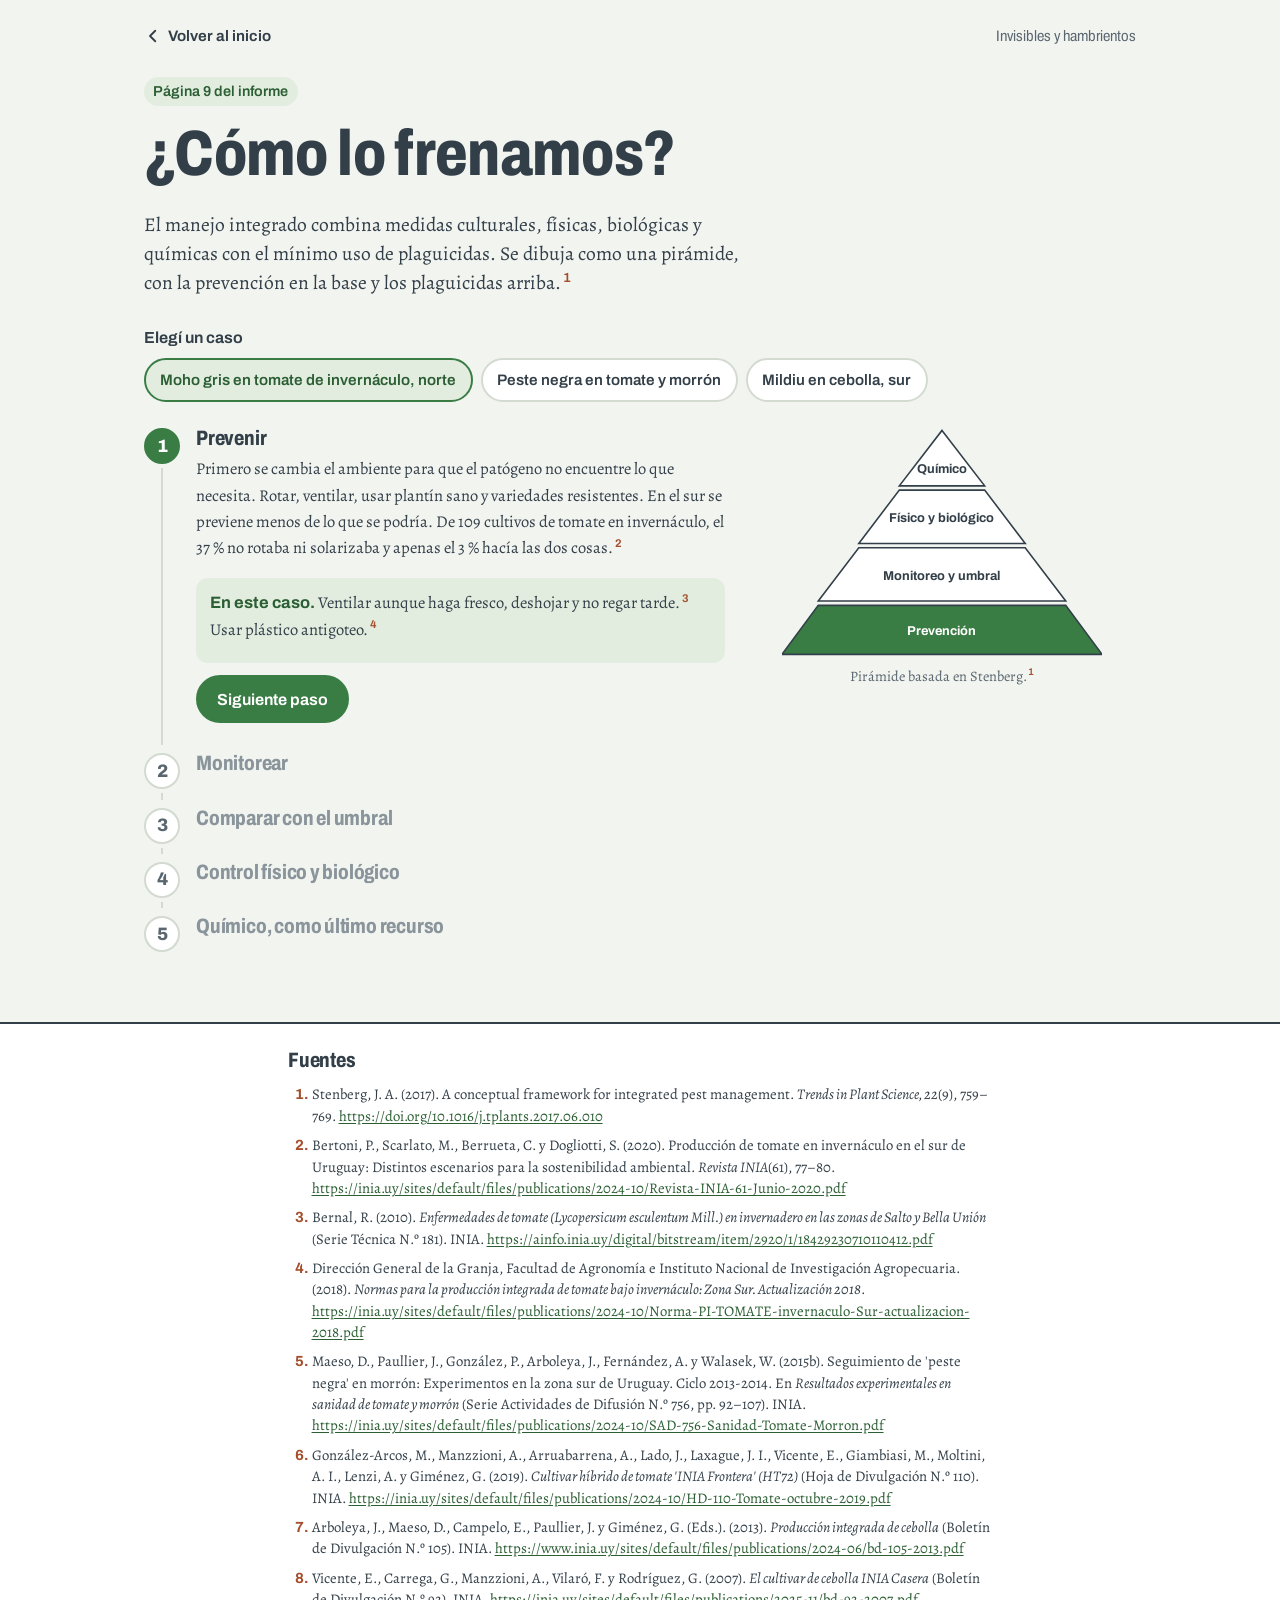
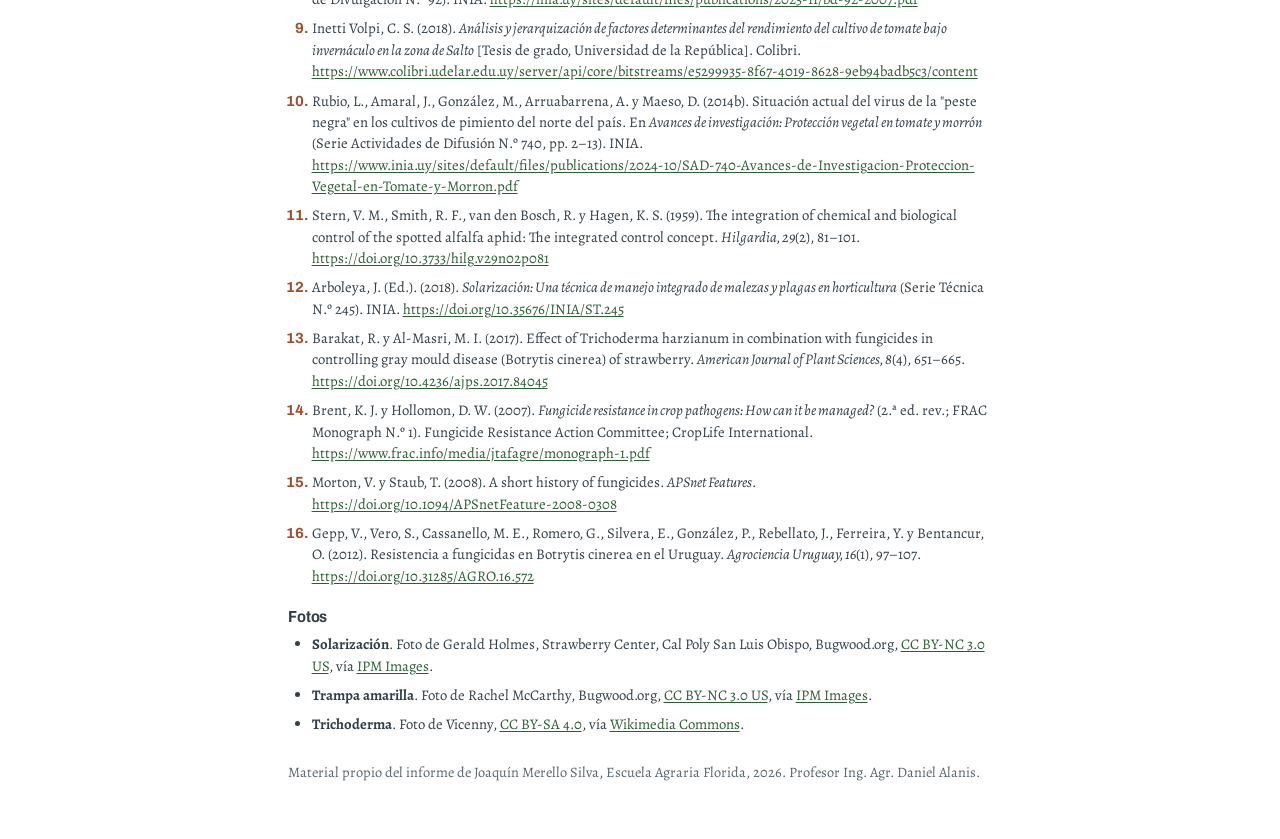
<file: frenar/index.html>
<!doctype html>
<html lang="es">
<head>
<meta charset="utf-8">
<meta name="viewport" content="width=device-width, initial-scale=1">
<title>¿Cómo lo frenamos? | Invisibles y hambrientos</title>
<meta name="description" content="Interactivo. El manejo integrado paso a paso, de la prevención al químico, con tres casos de Uruguay.">
<meta name="theme-color" content="#3A7D44">
<link rel="icon" href="../img/icono.svg" type="image/svg+xml">
<link rel="preconnect" href="https://fonts.googleapis.com"><link rel="preconnect" href="https://fonts.gstatic.com" crossorigin><link rel="stylesheet" href="https://fonts.googleapis.com/css2?family=Alegreya:ital,wght@0,400;0,500;0,700;1,400&amp;family=Archivo:wdth,wght@62..125,400..800&amp;display=swap">
<link rel="stylesheet" href="../estilo.css">
<style>
.casos legend { font-family: var(--titulos); font-weight: 650; }
.plano { display: grid; gap: 24px; margin-top: 22px; }
.piramide { max-width: 320px; width: 100%; margin: 0 auto; display: block; }
.piramide polygon { fill: var(--papel); stroke: var(--carbon); stroke-width: 1.5; transition: fill .3s; }
.piramide polygon.hecho { fill: var(--verde-claro); }
.piramide polygon.ahora { fill: var(--verde); }
.piramide polygon.salteado { fill: #EEF0EC; stroke-dasharray: 4 3; }
.piramide text { font-family: var(--titulos); font-size: 12px; font-weight: 700; fill: var(--carbon); text-anchor: middle; }
.piramide text.blanco { fill: #fff; }
.pie-pir { font-size: .9rem; color: var(--apagado); text-align: center; margin-top: 6px; }
.escalera { list-style: none; margin: 0; padding: 0; counter-reset: paso; }
.escalera > li { position: relative; padding: 0 0 22px 52px; }
.escalera > li::before {
  counter-increment: paso; content: counter(paso); position: absolute; left: 0; top: 0;
  width: 36px; height: 36px; border-radius: 50%; display: grid; place-items: center;
  font-family: var(--titulos); font-weight: 800; background: var(--papel); border: 2px solid var(--linea); color: var(--apagado);
}
.escalera > li::after { content: ""; position: absolute; left: 17px; top: 40px; bottom: 4px; width: 2px; background: var(--linea); }
.escalera > li:last-child::after { display: none; }
.escalera > li.activo::before, .escalera > li.listo::before { background: var(--verde); border-color: var(--verde); color: #fff; }
.escalera > li.salteado::before { border-style: dashed; }
.escalera h2 { font-size: 1.3rem; margin: 4px 0 .4rem; }
.escalera > li.futuro h2, .escalera > li.salteado h2 { color: #8A949B; }
.escalera .cuerpo p { font-size: 1.03rem; }
.caso-txt { background: var(--verde-claro); border-radius: 12px; padding: 12px 14px 4px; margin: 0 0 12px; }
.caso-txt b { font-family: var(--titulos); color: var(--verde-hondo); }
.decide { display: flex; flex-wrap: wrap; gap: 10px; margin: 6px 0 4px; }
.respuesta { font-size: 1.02rem; margin-top: 10px; }
.cierre { background: var(--papel); border: 2px solid var(--carbon); border-radius: 18px; padding: 18px; }
.foto-paso { border-radius: 12px; margin: 4px 0 12px; max-height: 220px; width: 100%; object-fit: cover; }
@media (min-width: 860px) {
  .plano { grid-template-columns: 1.5fr 1fr; align-items: start; }
  .lado { position: sticky; top: 16px; order: 2; }
}
</style>
</head>
<body>
<header class="tope"><a class="volver" href="../index.html"><svg viewBox="0 0 24 24" aria-hidden="true" fill="none" stroke="currentColor" stroke-width="2.4" stroke-linecap="round" stroke-linejoin="round"><path d="M15 5l-7 7 7 7"/></svg>Volver al inicio</a><span class="marca">Invisibles y hambrientos</span></header>
<main id="contenido">


<div class="envoltura ancha">
  <header class="cabeza">
    <span class="pagina">Página 9 del informe</span>
    <h1>¿Cómo lo frenamos?</h1>
    <p class="bajada">El manejo integrado combina medidas culturales, físicas, biológicas y químicas con el mínimo uso de plaguicidas. Se dibuja como una pirámide, con la prevención en la base y los plaguicidas arriba.<sup class='r'><a href='#f1' aria-label='Fuente 1'>1</a></sup></p>
  </header>

  <fieldset class="opciones casos" id="casos">
    <legend>Elegí un caso</legend>
    <label><input type="radio" name="caso" value="0" checked><span>Moho gris en tomate de invernáculo, norte</span></label>
    <label><input type="radio" name="caso" value="1"><span>Peste negra en tomate y morrón</span></label>
    <label><input type="radio" name="caso" value="2"><span>Mildiu en cebolla, sur</span></label>
  </fieldset>

  <div class="plano">
    <aside class="lado" aria-label="Pirámide del manejo integrado">
      <svg class="piramide" viewBox="0 0 300 220" aria-hidden="true">
        <polygon data-n="4" points="150,6 190,58 110,58"/>
        <polygon data-n="3" points="110,62 190,62 228,112 72,112"/>
        <polygon data-n="2" points="72,116 228,116 266,166 34,166"/>
        <polygon data-n="1" points="34,170 266,170 300,216 0,216"/>
        <text data-n="4" x="150" y="46">Químico</text>
        <text data-n="3" x="150" y="92">Físico y biológico</text>
        <text data-n="2" x="150" y="146">Monitoreo y umbral</text>
        <text data-n="1" x="150" y="198">Prevención</text>
      </svg>
      <p class="pie-pir">Pirámide basada en Stenberg.<sup class='r'><a href='#f1' aria-label='Fuente 1'>1</a></sup></p>
    </aside>
    <div>
      <ol class="escalera" id="escalera"></ol>
      <div id="cierre"></div>
    </div>
  </div>
</div>

<script>
(function () {
  var RAIZ = "../";
  var PASOS = [
    { t: "Prevenir", nivel: 1,
      g: "Primero se cambia el ambiente para que el patógeno no encuentre lo que necesita. Rotar, ventilar, usar plantín sano y variedades resistentes. En el sur se previene menos de lo que se podría. De 109 cultivos de tomate en invernáculo, el 37 % no rotaba ni solarizaba y apenas el 3 % hacía las dos cosas.<sup class='r'><a href='#f2' aria-label='Fuente 2'>2</a></sup>",
      c: ["Ventilar aunque haga fresco, deshojar y no regar tarde.<sup class='r'><a href='#f3' aria-label='Fuente 3'>3</a></sup> Usar plástico antigoteo.<sup class='r'><a href='#f4' aria-label='Fuente 4'>4</a></sup>",
          "Almácigo bajo malla y malezas controladas dentro y fuera del invernáculo.<sup class='r'><a href='#f5' aria-label='Fuente 5'>5</a></sup> En tomate, variedades con el gen Sw-5, como el híbrido uruguayo INIA Frontera.<sup class='r'><a href='#f6' aria-label='Fuente 6'>6</a></sup>",
          "Plantines sanos, rotar 2 años, destruir restos y cultivar INIA Colorada.<sup class='r'><a href='#f7' aria-label='Fuente 7'>7</a></sup> En el norte la siembra temprana hace que el mildiu golpee más, y la fecha la elige el productor.<sup class='r'><a href='#f8' aria-label='Fuente 8'>8</a></sup>"] },
    { t: "Monitorear", nivel: 2,
      g: "Mirar el cultivo seguido, antes de que el daño sea grande, y anotar lo que aparece.",
      foto: [null, "foto-extra-trampa-amarilla.jpg", null],
      c: ["Medir la humedad adentro del invernáculo. Las esporas del moho gris germinan con más de 90 %.<sup class='r'><a href='#f3' aria-label='Fuente 3'>3</a></sup> En Salto, más del 30 % del ciclo estuvo por encima de ese valor.<sup class='r'><a href='#f9' aria-label='Fuente 9'>9</a></sup>",
          "Contar trips en trampas. En un cultivo de Salto se llegaron a contar unos 30 por trampa por día, y entre 15 y 20 días después apareció mucha peste negra.<sup class='r'><a href='#f10' aria-label='Fuente 10'>10</a></sup>",
          "Seguir el pronóstico. Desde 2012 la DIGEGRA avisaba por correo cuándo había riesgo de mildiu.<sup class='r'><a href='#f7' aria-label='Fuente 7'>7</a></sup> No pude confirmar si sigue funcionando."] },
    { t: "Comparar con el umbral", nivel: 2,
      g: "El umbral es el nivel de plaga o de enfermedad desde el que conviene actuar. La idea se definió en 1959 y es la base del manejo integrado.<sup class='r'><a href='#f11' aria-label='Fuente 11'>11</a></sup> Los plaguicidas solo entran si lo de abajo no mantiene el problema bajo el umbral.<sup class='r'><a href='#f1' aria-label='Fuente 1'>1</a></sup>",
      c: ["No encontré en las fuentes un umbral numérico para el moho gris. La señal más clara es la humedad de más de 90 %.<sup class='r'><a href='#f3' aria-label='Fuente 3'>3</a></sup>",
          "Las plantas con síntomas se arrancan apenas aparecen.<sup class='r'><a href='#f5' aria-label='Fuente 5'>5</a></sup> En ese cultivo de Salto no se sacaron, y en uno o dos meses quedó totalmente afectado.<sup class='r'><a href='#f10' aria-label='Fuente 10'>10</a></sup>",
          "INIA aconseja aplicar según el pronóstico de mildiu y no por calendario.<sup class='r'><a href='#f7' aria-label='Fuente 7'>7</a></sup>"] },
    { t: "Control físico y biológico", nivel: 3, decide: true,
      g: "Si hace falta más, primero va lo que no es un plaguicida. La solarización tapa el suelo húmedo con plástico transparente en verano. En Las Violetas, Canelones, el suelo pasó los 60 °C a 5 cm de profundidad.<sup class='r'><a href='#f12' aria-label='Fuente 12'>12</a></sup> También hay hongos e insectos que frenan a las plagas.",
      foto: ["foto-extra-trichoderma.jpg", null, "foto-extra-solarizacion.jpg"],
      c: ["En frutilla bajo invernáculo, el hongo Trichoderma harzianum bajó 50 % el moho gris. Junto con fungicidas, lo bajó entre 90 y 92 %.<sup class='r'><a href='#f13' aria-label='Fuente 13'>13</a></sup>",
          "Arrancar las plantas enfermas y controlar malezas como la naranjilla, que guarda el virus entre un cultivo y otro.<sup class='r'><a href='#f10' aria-label='Fuente 10'>10</a>,<a href='#f5' aria-label='Fuente 5'>5</a></sup>",
          "En almácigos de cebolla, solarizar bajó las plantas con nematodo del tallo de 74 % a 4 % en 2008.<sup class='r'><a href='#f12' aria-label='Fuente 12'>12</a></sup> No encontré un control biológico del mildiu de la cebolla en las fuentes del informe."] },
    { t: "Químico, como último recurso", nivel: 4, frac: true,
      g: "Fijate en el buscador del MGAP que el producto esté registrado. Alterná grupos FRAC, el número de la etiqueta que junta a los fungicidas con el mismo modo de acción. Eso retrasa la resistencia, pero no la evita.<sup class='r'><a href='#f14' aria-label='Fuente 14'>14</a></sup> El benomilo salió en 1968 y en 1969 ya había hongos resistentes.<sup class='r'><a href='#f15' aria-label='Fuente 15'>15</a></sup>",
      c: ["En Uruguay, el 72,4 % de 169 aislamientos de moho gris resistía al carbendazim.<sup class='r'><a href='#f16' aria-label='Fuente 16'>16</a></sup> En el norte, algunos productores aplican fungicidas dos o tres veces por semana.<sup class='r'><a href='#f3' aria-label='Fuente 3'>3</a></sup>",
          "Para la peste negra, las fuentes ponen primero la malla, las malezas y arrancar plantas.<sup class='r'><a href='#f5' aria-label='Fuente 5'>5</a></sup>",
          "En cebolla, los fungicidas con riesgo de resistencia, solos, no deberían pasar de un tercio de las aplicaciones.<sup class='r'><a href='#f7' aria-label='Fuente 7'>7</a></sup>"] }
  ];

  var caso = 0, actual = 0, salteo = false;
  var esc = document.getElementById("escalera");
  var cierre = document.getElementById("cierre");

  function dibujar() {
    esc.innerHTML = PASOS.map(function (p, i) {
      var estado = i < actual ? "listo" : i === actual ? "activo" : (salteo && i === 4 ? "salteado" : "futuro");
      var cuerpo = "";
      if (i <= actual) {
        cuerpo = '<div class="cuerpo"><p>' + p.g + "</p>" +
          (p.foto && p.foto[caso] ? '<img class="foto-paso" src="' + RAIZ + "img/" + p.foto[caso] + '" alt="" loading="lazy">' : "") +
          '<div class="caso-txt"><p><b>En este caso.</b> ' + p.c[caso] + "</p></div>";
        if (i === actual && !salteo) {
          if (p.decide) cuerpo += '<p><b>¿Con lo anterior el problema queda bajo el umbral?</b></p><div class="decide"><button class="boton claro" type="button" data-a="si">Sí, alcanza</button><button class="boton" type="button" data-a="no">No, sigue creciendo</button></div>';
          else if (p.frac) cuerpo += '<p><b>Una prueba.</b> Tu fungicida y el del vecino tienen marcas distintas pero el mismo número FRAC. ¿Estás alternando?</p><div class="decide"><button class="boton claro" type="button" data-f="si">Sí</button><button class="boton claro" type="button" data-f="no">No</button></div><p class="respuesta" id="frac" aria-live="polite"></p>';
          else cuerpo += '<div class="decide"><button class="boton" type="button" data-a="sig">Siguiente paso</button></div>';
        }
        cuerpo += "</div>";
      }
      return '<li class="' + estado + '"><h2>' + p.t + "</h2>" + cuerpo + "</li>";
    }).join("");

    var fin = salteo || (actual === 4 && hechoFrac);
    cierre.innerHTML = fin ? '<div class="cierre"><h2>' + (salteo ? "No hizo falta el químico" : "Llegaste a la cima") + "</h2><p>" +
      (salteo ? "Con prevención, monitoreo y control físico o biológico el problema quedó bajo el umbral. Esa es la idea del manejo integrado.<sup class='r'><a href='#f1' aria-label='Fuente 1'>1</a></sup>" : "El químico entra último y rotando modos de acción. Abajo siguen trabajando la prevención y el monitoreo.<sup class='r'><a href='#f1' aria-label='Fuente 1'>1</a>,<a href='#f14' aria-label='Fuente 14'>14</a></sup>") +
      '</p><button class="boton claro" type="button" id="otro">Empezar de nuevo</button></div>' : "";
    var otro = document.getElementById("otro");
    if (otro) otro.addEventListener("click", function () { reiniciar(); window.scrollTo({ top: 0 }); });

    document.querySelectorAll(".piramide polygon, .piramide text").forEach(function (e) {
      var n = +e.dataset.n, nivel = PASOS[actual].nivel;
      var cls = n === nivel ? "ahora" : n < nivel ? "hecho" : (salteo && n === 4 ? "salteado" : "");
      if (e.tagName === "text") e.setAttribute("class", cls === "ahora" ? "blanco" : "");
      else e.setAttribute("class", cls);
    });

    esc.querySelectorAll("[data-a]").forEach(function (b) {
      b.addEventListener("click", function () {
        if (b.dataset.a === "si") salteo = true;
        else actual++;
        dibujar();
        var li = esc.children[actual];
        if (li) li.scrollIntoView({ behavior: matchMedia("(prefers-reduced-motion: reduce)").matches ? "auto" : "smooth", block: "start" });
      });
    });
    esc.querySelectorAll("[data-f]").forEach(function (b) {
      b.addEventListener("click", function () {
        hechoFrac = true;
        var msj = (b.dataset.f === "no" ? "Exacto. " : "No. ") + "Mismo número FRAC quiere decir mismo modo de acción. Para alternar hay que cambiar de número.<sup class='r'><a href='#f14' aria-label='Fuente 14'>14</a></sup>";
        dibujar();
        document.getElementById("cierre").insertAdjacentHTML("afterbegin", '<p class="respuesta">' + msj + "</p>");
      });
    });
  }
  var hechoFrac = false;
  function reiniciar() { actual = 0; salteo = false; hechoFrac = false; dibujar(); }
  document.querySelectorAll("input[name=caso]").forEach(function (r) { r.addEventListener("change", function () { caso = +r.value; reiniciar(); }); });
  dibujar();
})();
</script>

</main>
<footer class="pie-fuentes"><div class="envoltura"><h2 id="fuentes">Fuentes</h2><ol><li id="f1">Stenberg, J. A. (2017). A conceptual framework for integrated pest management. <em>Trends in Plant Science, 22</em>(9), 759–769. <a href="https://doi.org/10.1016/j.tplants.2017.06.010">https://doi.org/10.1016/j.tplants.2017.06.010</a></li><li id="f2">Bertoni, P., Scarlato, M., Berrueta, C. y Dogliotti, S. (2020). Producción de tomate en invernáculo en el sur de Uruguay: Distintos escenarios para la sostenibilidad ambiental. <em>Revista INIA</em>(61), 77–80. <a href="https://inia.uy/sites/default/files/publications/2024-10/Revista-INIA-61-Junio-2020.pdf">https://inia.uy/sites/default/files/publications/2024-10/Revista-INIA-61-Junio-2020.pdf</a></li><li id="f3">Bernal, R. (2010). <em>Enfermedades de tomate (Lycopersicum esculentum Mill.) en invernadero en las zonas de Salto y Bella Unión</em> (Serie Técnica N.º 181). INIA. <a href="https://ainfo.inia.uy/digital/bitstream/item/2920/1/18429230710110412.pdf">https://ainfo.inia.uy/digital/bitstream/item/2920/1/18429230710110412.pdf</a></li><li id="f4">Dirección General de la Granja, Facultad de Agronomía e Instituto Nacional de Investigación Agropecuaria. (2018). <em>Normas para la producción integrada de tomate bajo invernáculo: Zona Sur. Actualización 2018</em>. <a href="https://inia.uy/sites/default/files/publications/2024-10/Norma-PI-TOMATE-invernaculo-Sur-actualizacion-2018.pdf">https://inia.uy/sites/default/files/publications/2024-10/Norma-PI-TOMATE-invernaculo-Sur-actualizacion-2018.pdf</a></li><li id="f5">Maeso, D., Paullier, J., González, P., Arboleya, J., Fernández, A. y Walasek, W. (2015b). Seguimiento de 'peste negra' en morrón: Experimentos en la zona sur de Uruguay. Ciclo 2013-2014. En <em>Resultados experimentales en sanidad de tomate y morrón</em> (Serie Actividades de Difusión N.º 756, pp. 92–107). INIA. <a href="https://inia.uy/sites/default/files/publications/2024-10/SAD-756-Sanidad-Tomate-Morron.pdf">https://inia.uy/sites/default/files/publications/2024-10/SAD-756-Sanidad-Tomate-Morron.pdf</a></li><li id="f6">González-Arcos, M., Manzzioni, A., Arruabarrena, A., Lado, J., Laxague, J. I., Vicente, E., Giambiasi, M., Moltini, A. I., Lenzi, A. y Giménez, G. (2019). <em>Cultivar híbrido de tomate 'INIA Frontera' (HT72)</em> (Hoja de Divulgación N.º 110). INIA. <a href="https://inia.uy/sites/default/files/publications/2024-10/HD-110-Tomate-octubre-2019.pdf">https://inia.uy/sites/default/files/publications/2024-10/HD-110-Tomate-octubre-2019.pdf</a></li><li id="f7">Arboleya, J., Maeso, D., Campelo, E., Paullier, J. y Giménez, G. (Eds.). (2013). <em>Producción integrada de cebolla</em> (Boletín de Divulgación N.º 105). INIA. <a href="https://www.inia.uy/sites/default/files/publications/2024-06/bd-105-2013.pdf">https://www.inia.uy/sites/default/files/publications/2024-06/bd-105-2013.pdf</a></li><li id="f8">Vicente, E., Carrega, G., Manzzioni, A., Vilaró, F. y Rodríguez, G. (2007). <em>El cultivar de cebolla INIA Casera</em> (Boletín de Divulgación N.º 92). INIA. <a href="https://inia.uy/sites/default/files/publications/2025-11/bd-92-2007.pdf">https://inia.uy/sites/default/files/publications/2025-11/bd-92-2007.pdf</a></li><li id="f9">Inetti Volpi, C. S. (2018). <em>Análisis y jerarquización de factores determinantes del rendimiento del cultivo de tomate bajo invernáculo en la zona de Salto</em> [Tesis de grado, Universidad de la República]. Colibri. <a href="https://www.colibri.udelar.edu.uy/server/api/core/bitstreams/e5299935-8f67-4019-8628-9eb94badb5c3/content">https://www.colibri.udelar.edu.uy/server/api/core/bitstreams/e5299935-8f67-4019-8628-9eb94badb5c3/content</a></li><li id="f10">Rubio, L., Amaral, J., González, M., Arruabarrena, A. y Maeso, D. (2014b). Situación actual del virus de la "peste negra" en los cultivos de pimiento del norte del país. En <em>Avances de investigación: Protección vegetal en tomate y morrón</em> (Serie Actividades de Difusión N.º 740, pp. 2–13). INIA. <a href="https://www.inia.uy/sites/default/files/publications/2024-10/SAD-740-Avances-de-Investigacion-Proteccion-Vegetal-en-Tomate-y-Morron.pdf">https://www.inia.uy/sites/default/files/publications/2024-10/SAD-740-Avances-de-Investigacion-Proteccion-Vegetal-en-Tomate-y-Morron.pdf</a></li><li id="f11">Stern, V. M., Smith, R. F., van den Bosch, R. y Hagen, K. S. (1959). The integration of chemical and biological control of the spotted alfalfa aphid: The integrated control concept. <em>Hilgardia, 29</em>(2), 81–101. <a href="https://doi.org/10.3733/hilg.v29n02p081">https://doi.org/10.3733/hilg.v29n02p081</a></li><li id="f12">Arboleya, J. (Ed.). (2018). <em>Solarización: Una técnica de manejo integrado de malezas y plagas en horticultura</em> (Serie Técnica N.º 245). INIA. <a href="https://doi.org/10.35676/INIA/ST.245">https://doi.org/10.35676/INIA/ST.245</a></li><li id="f13">Barakat, R. y Al-Masri, M. I. (2017). Effect of Trichoderma harzianum in combination with fungicides in controlling gray mould disease (Botrytis cinerea) of strawberry. <em>American Journal of Plant Sciences, 8</em>(4), 651–665. <a href="https://doi.org/10.4236/ajps.2017.84045">https://doi.org/10.4236/ajps.2017.84045</a></li><li id="f14">Brent, K. J. y Hollomon, D. W. (2007). <em>Fungicide resistance in crop pathogens: How can it be managed?</em> (2.ª ed. rev.; FRAC Monograph N.º 1). Fungicide Resistance Action Committee; CropLife International. <a href="https://www.frac.info/media/jtafagre/monograph-1.pdf">https://www.frac.info/media/jtafagre/monograph-1.pdf</a></li><li id="f15">Morton, V. y Staub, T. (2008). A short history of fungicides. <em>APSnet Features</em>. <a href="https://doi.org/10.1094/APSnetFeature-2008-0308">https://doi.org/10.1094/APSnetFeature-2008-0308</a></li><li id="f16">Gepp, V., Vero, S., Cassanello, M. E., Romero, G., Silvera, E., González, P., Rebellato, J., Ferreira, Y. y Bentancur, O. (2012). Resistencia a fungicidas en Botrytis cinerea en el Uruguay. <em>Agrociencia Uruguay, 16</em>(1), 97–107. <a href="https://doi.org/10.31285/AGRO.16.572">https://doi.org/10.31285/AGRO.16.572</a></li></ol><h3>Fotos</h3><ul><li><b>Solarización</b>. Foto de Gerald Holmes, Strawberry Center, Cal Poly San Luis Obispo, Bugwood.org, <a href="https://creativecommons.org/licenses/by-nc/3.0/us/">CC BY-NC 3.0 US</a>, vía <a href="https://www.ipmimages.org/browse/image/1571379">IPM Images</a>.</li><li><b>Trampa amarilla</b>. Foto de Rachel McCarthy, Bugwood.org, <a href="https://creativecommons.org/licenses/by-nc/3.0/us/">CC BY-NC 3.0 US</a>, vía <a href="https://www.ipmimages.org/browse/image/5458344">IPM Images</a>.</li><li><b>Trichoderma</b>. Foto de Vicenny, <a href="https://creativecommons.org/licenses/by-sa/4.0">CC BY-SA 4.0</a>, vía <a href="https://commons.wikimedia.org/wiki/File:Trichoderma_asperellum.jpg">Wikimedia Commons</a>.</li></ul><p class="firma">Material propio del informe de Joaquín Merello Silva, Escuela Agraria Florida, 2026. Profesor Ing. Agr. Daniel Alanis.</p></div></footer>
<script>
if ('serviceWorker' in navigator && location.protocol.indexOf('http') === 0) {
  navigator.serviceWorker.register('../sw.js').then(function () { return navigator.serviceWorker.ready; }).then(function () {
    if (!window.caches) return;
    var urls = [location.href.split('#')[0]];
    document.querySelectorAll('img[src], link[rel=stylesheet]').forEach(function (e) {
      var u = e.src || e.href;
      if (u.indexOf(location.origin) === 0) urls.push(u);
    });
    caches.open('iyh-v1').then(function (c) { urls.forEach(function (u) { c.add(u).catch(function () {}); }); });
  }).catch(function () {});
}
</script>
</body>
</html>
</file>
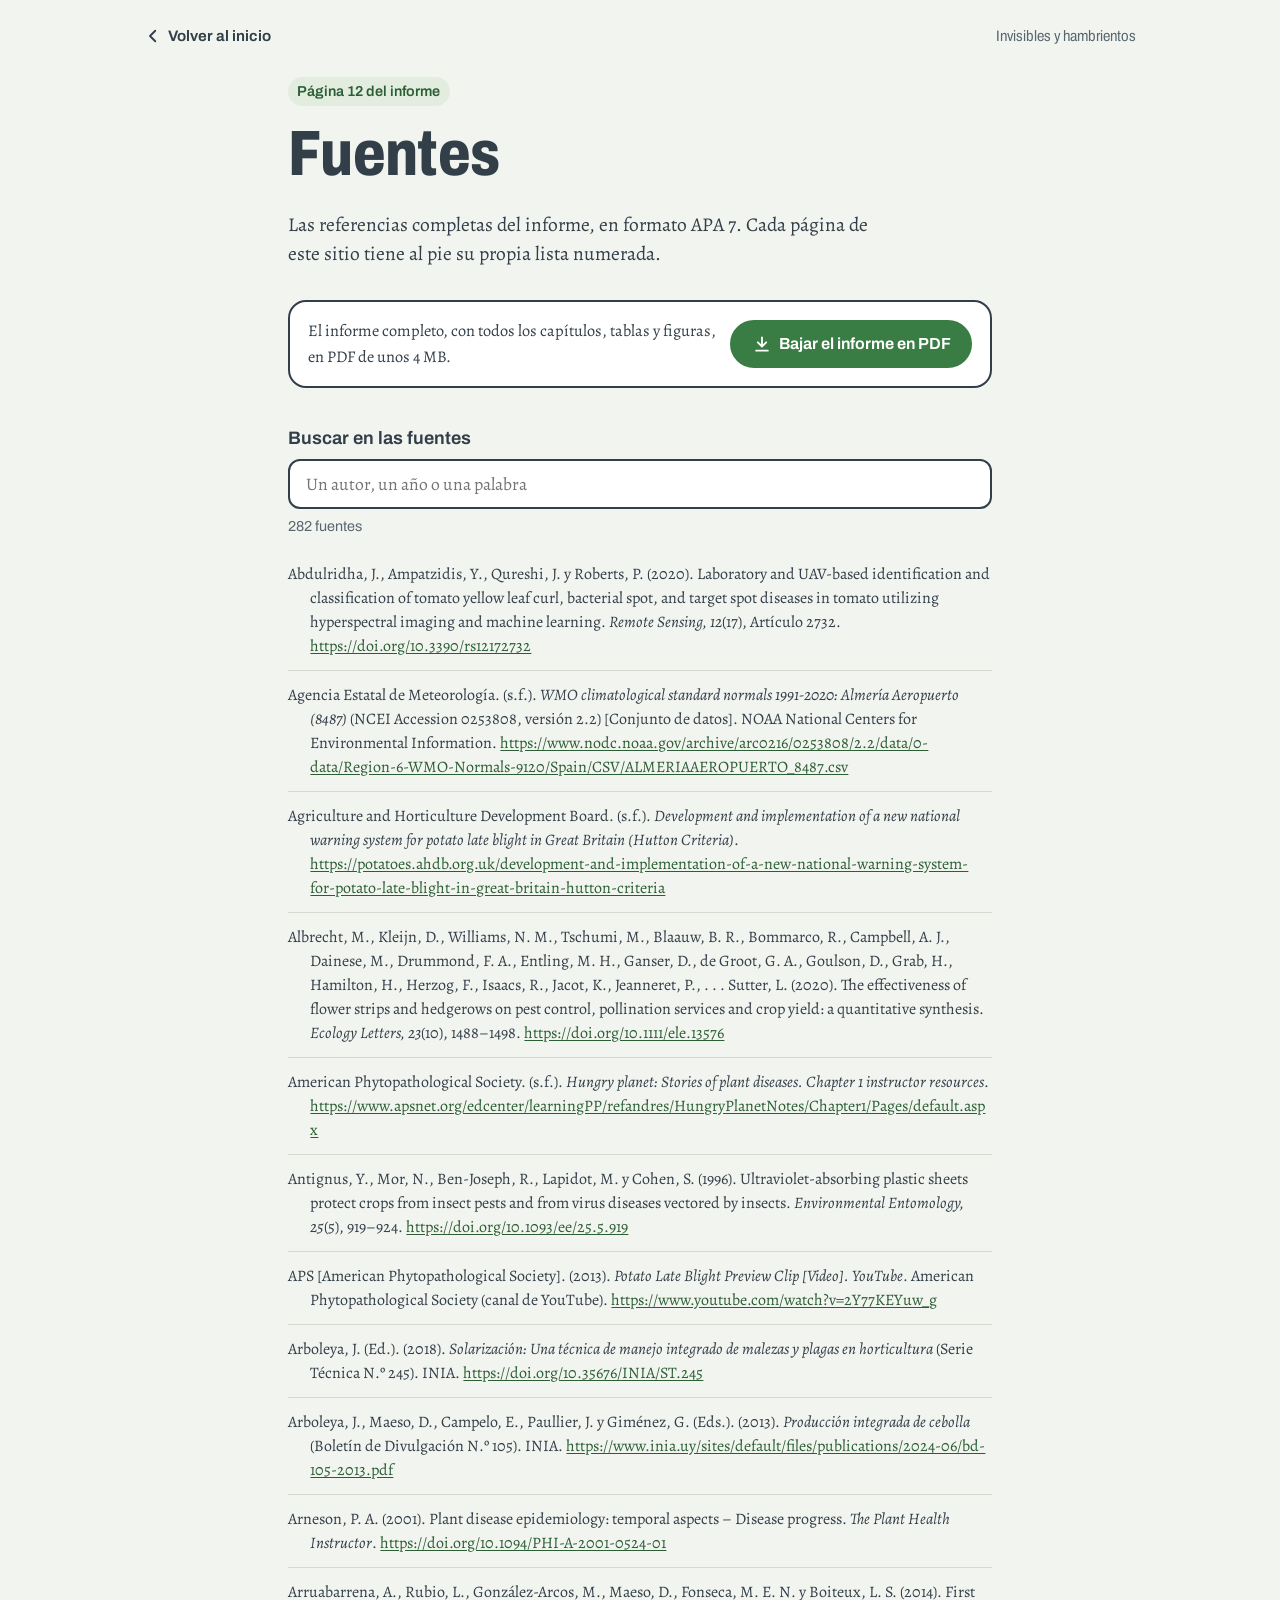
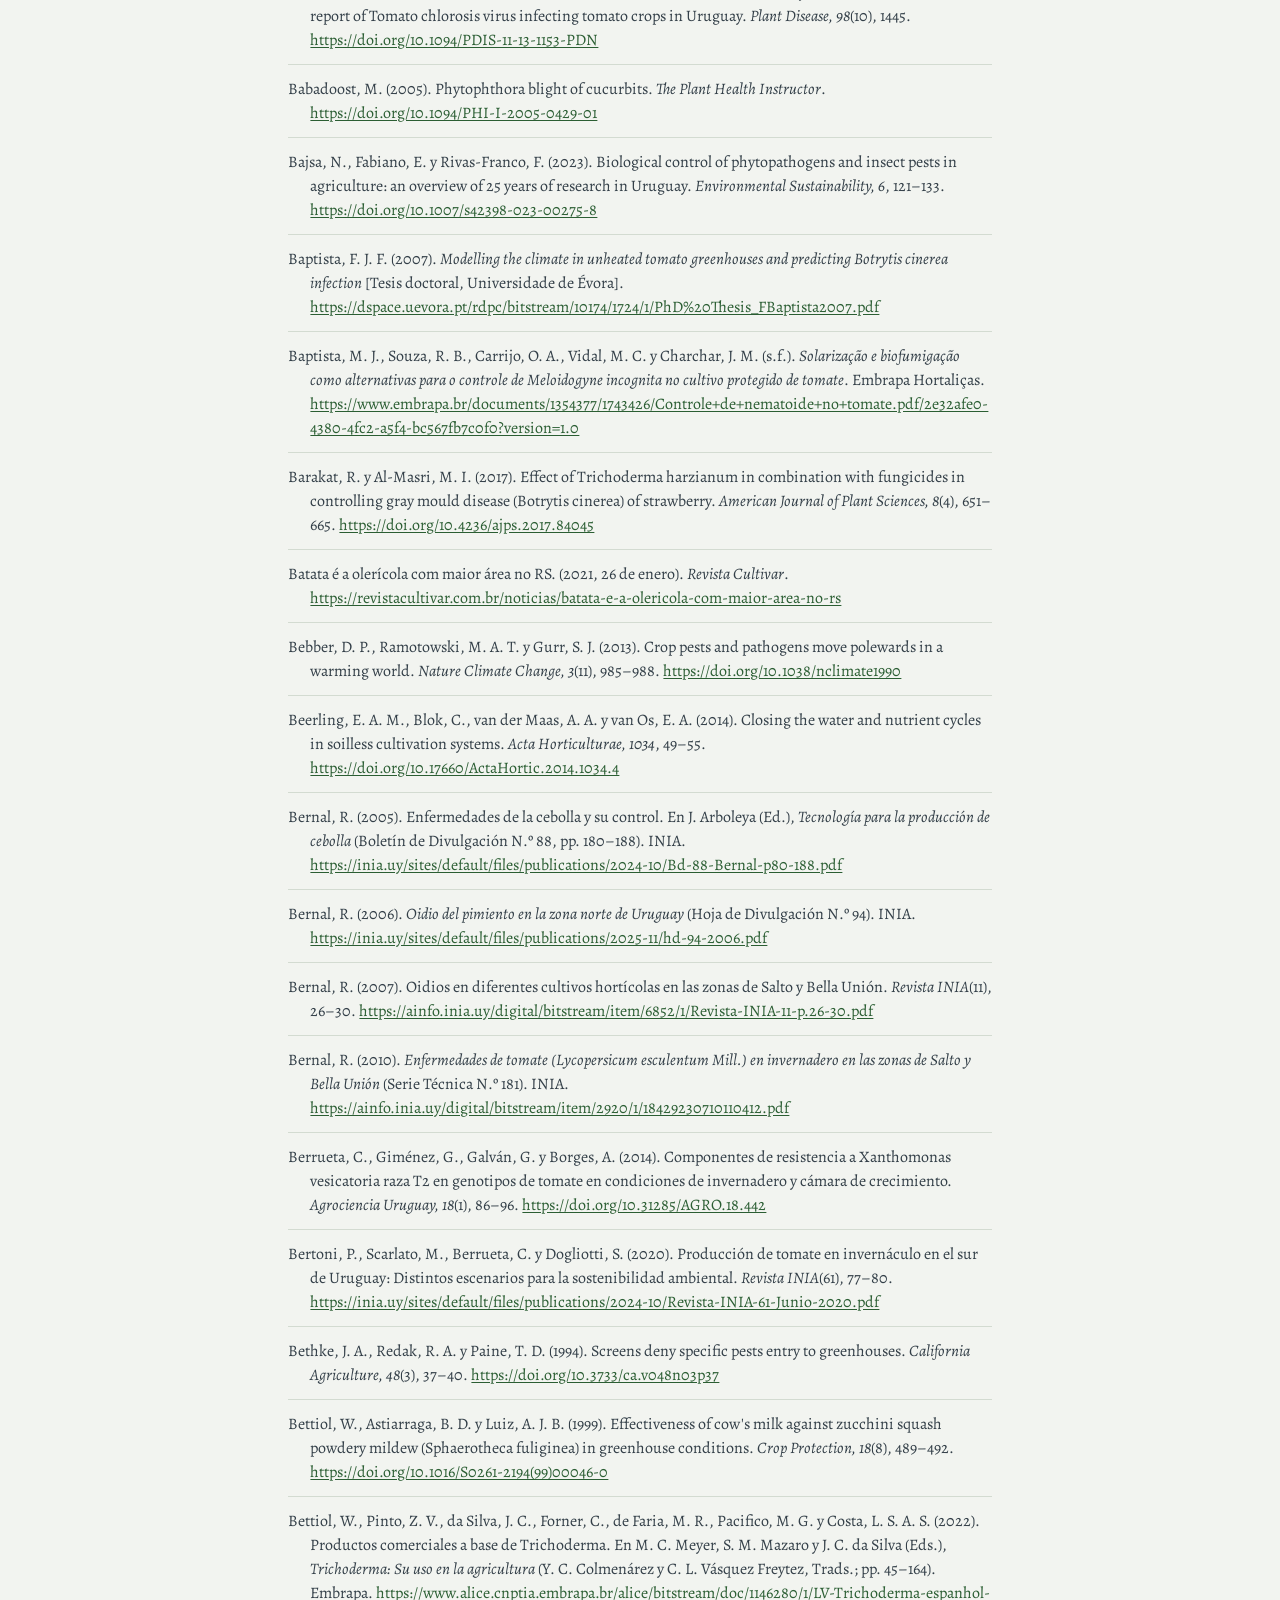
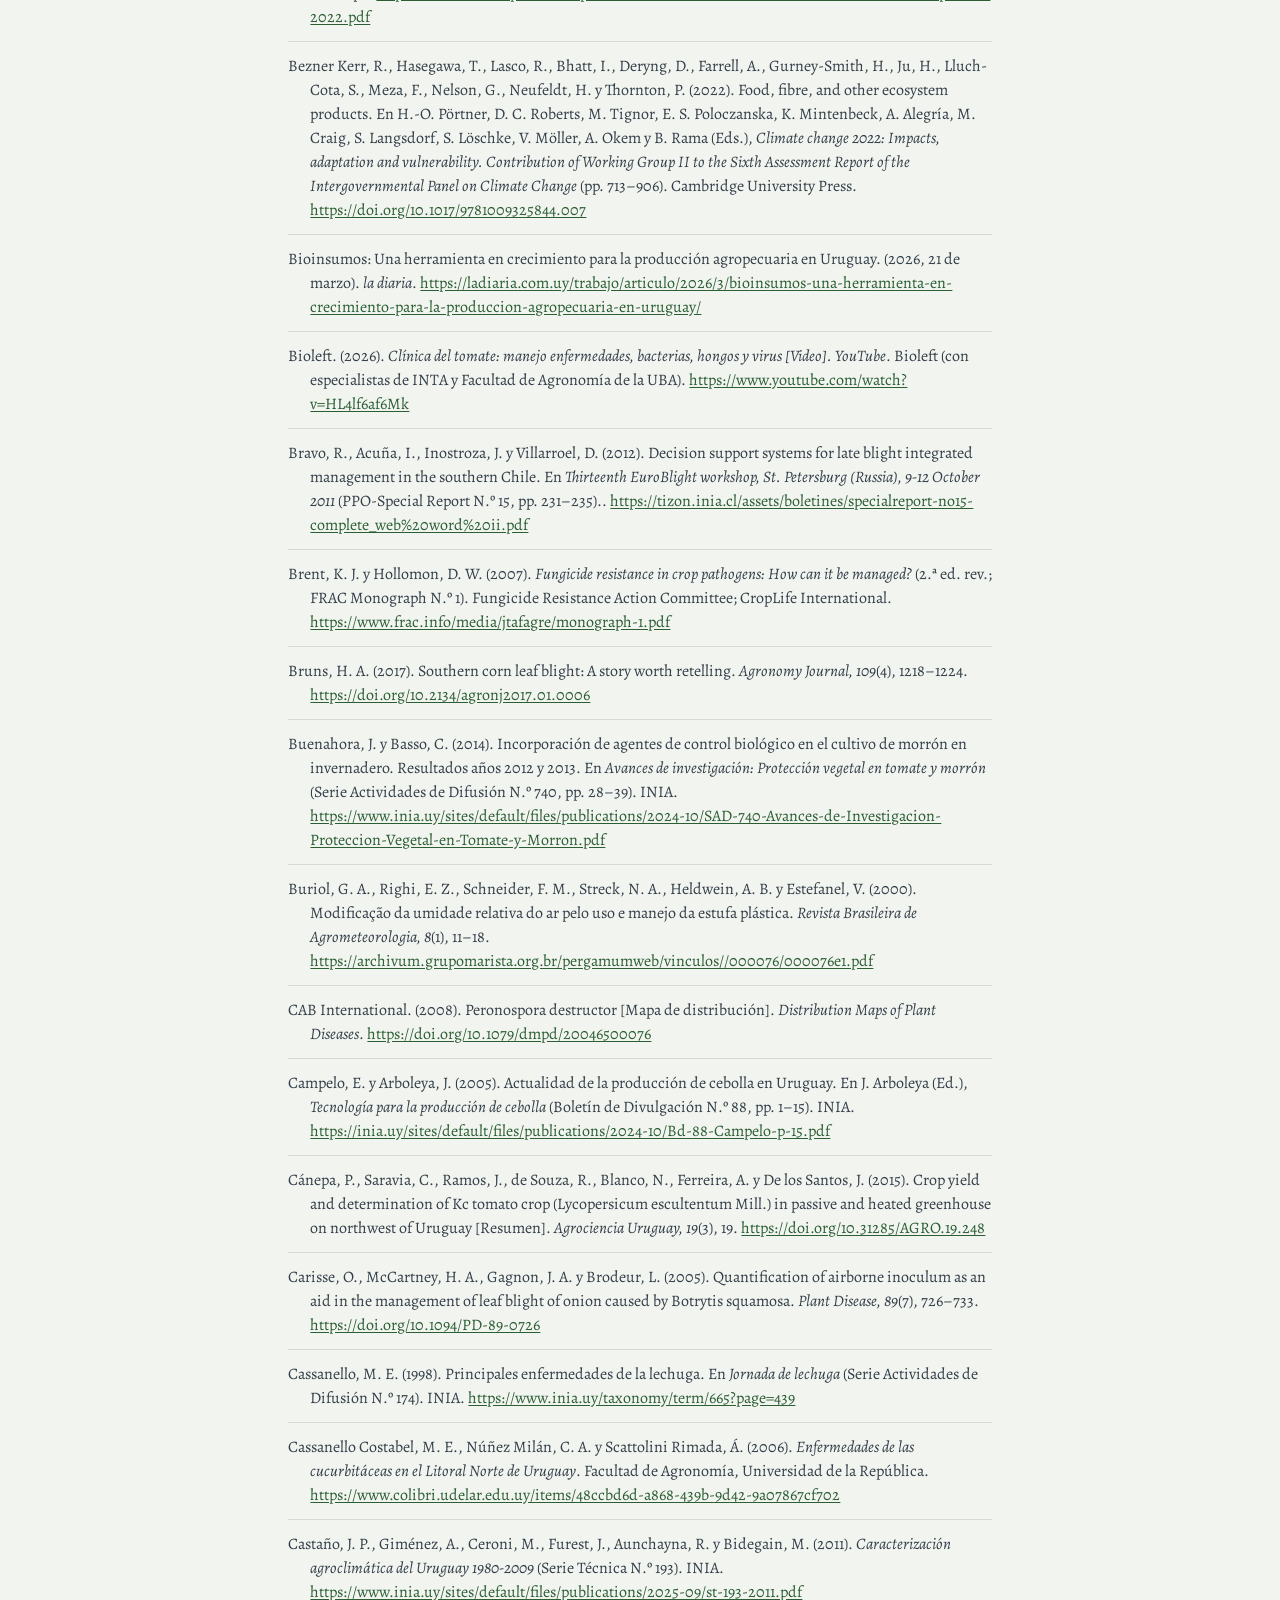
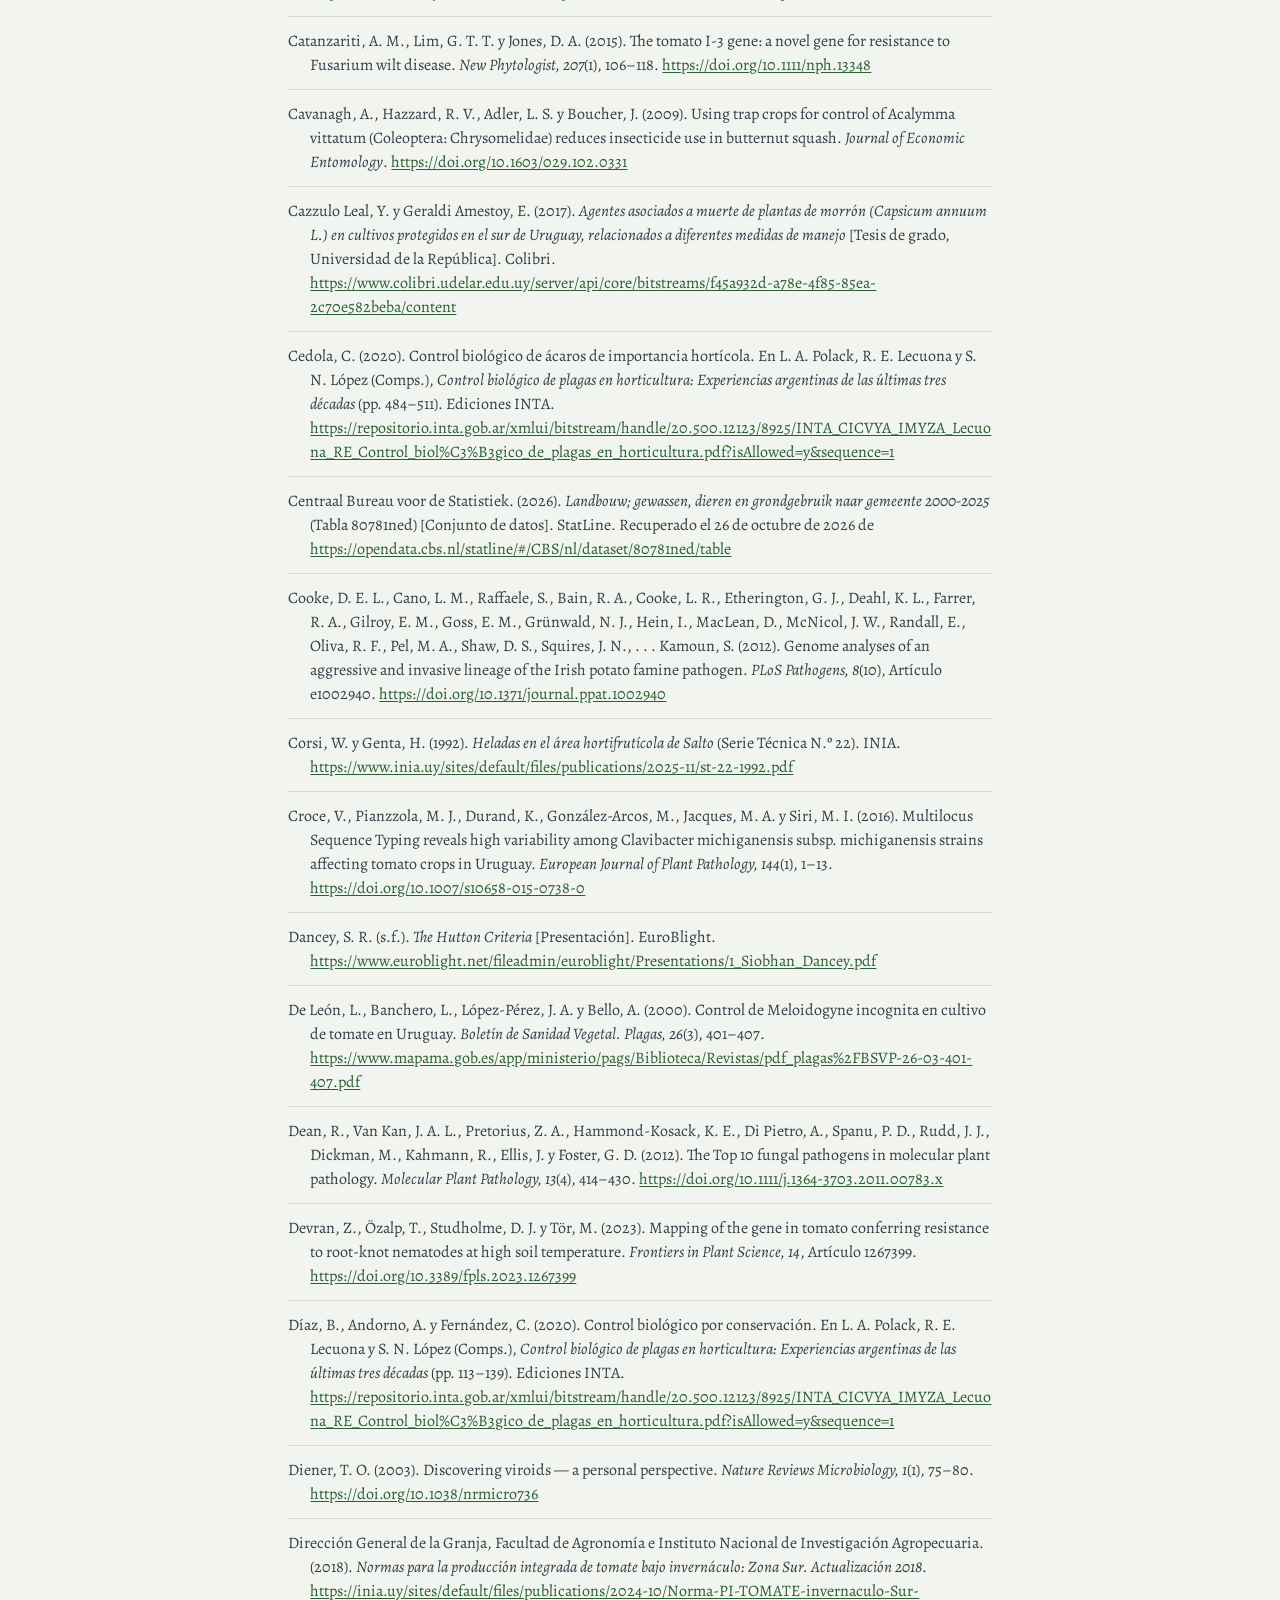
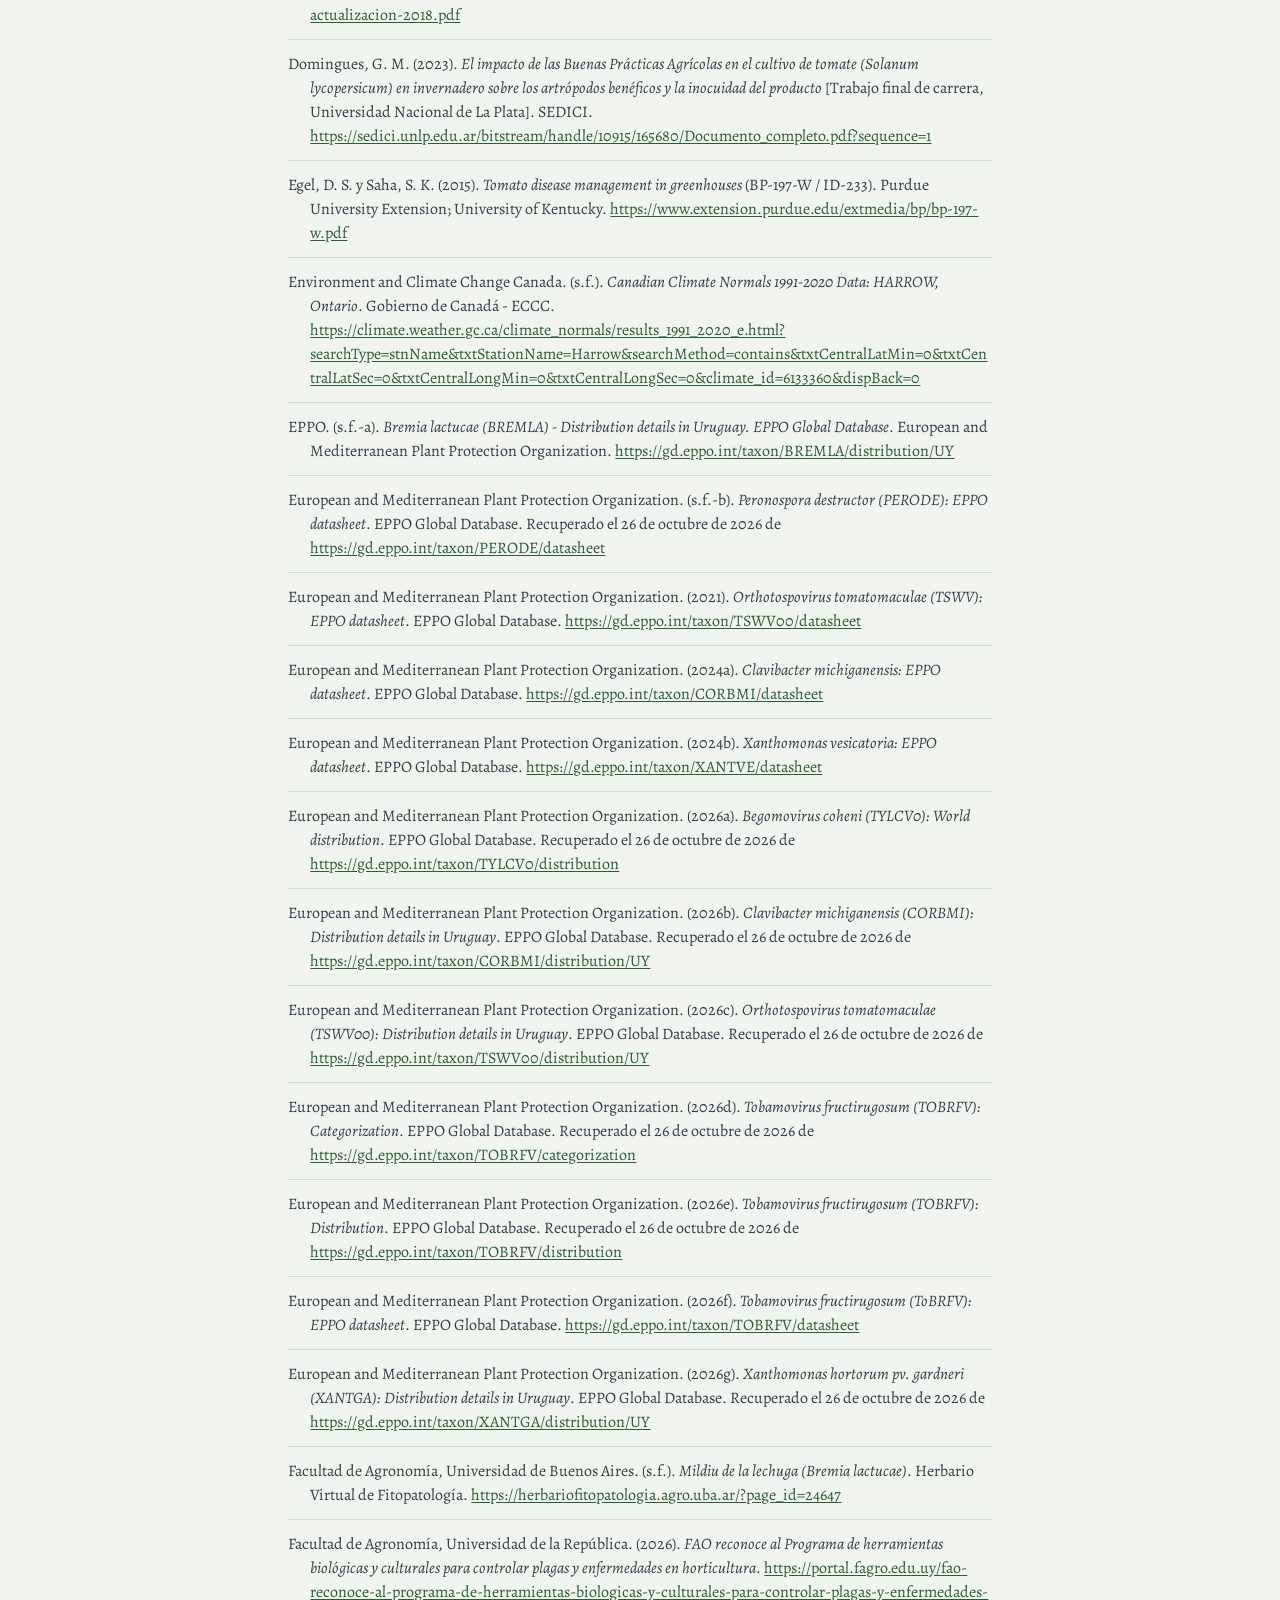
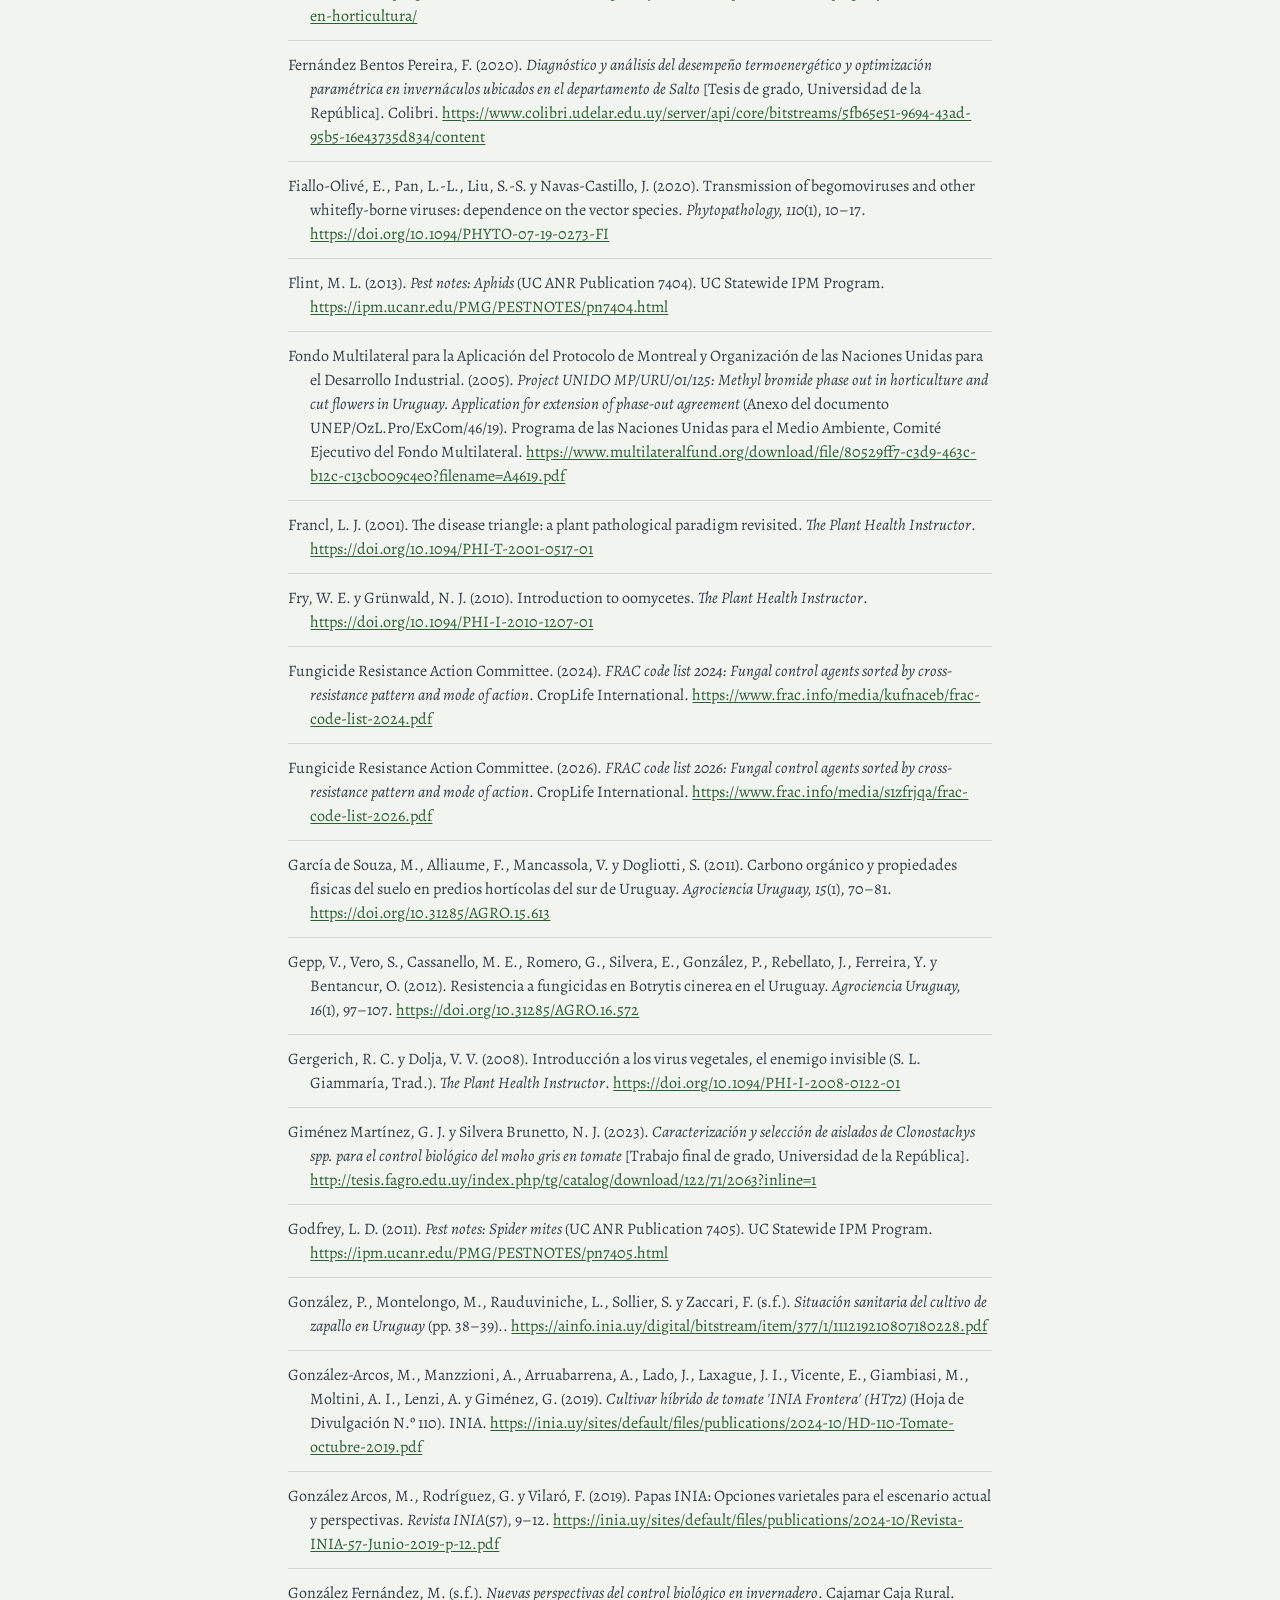
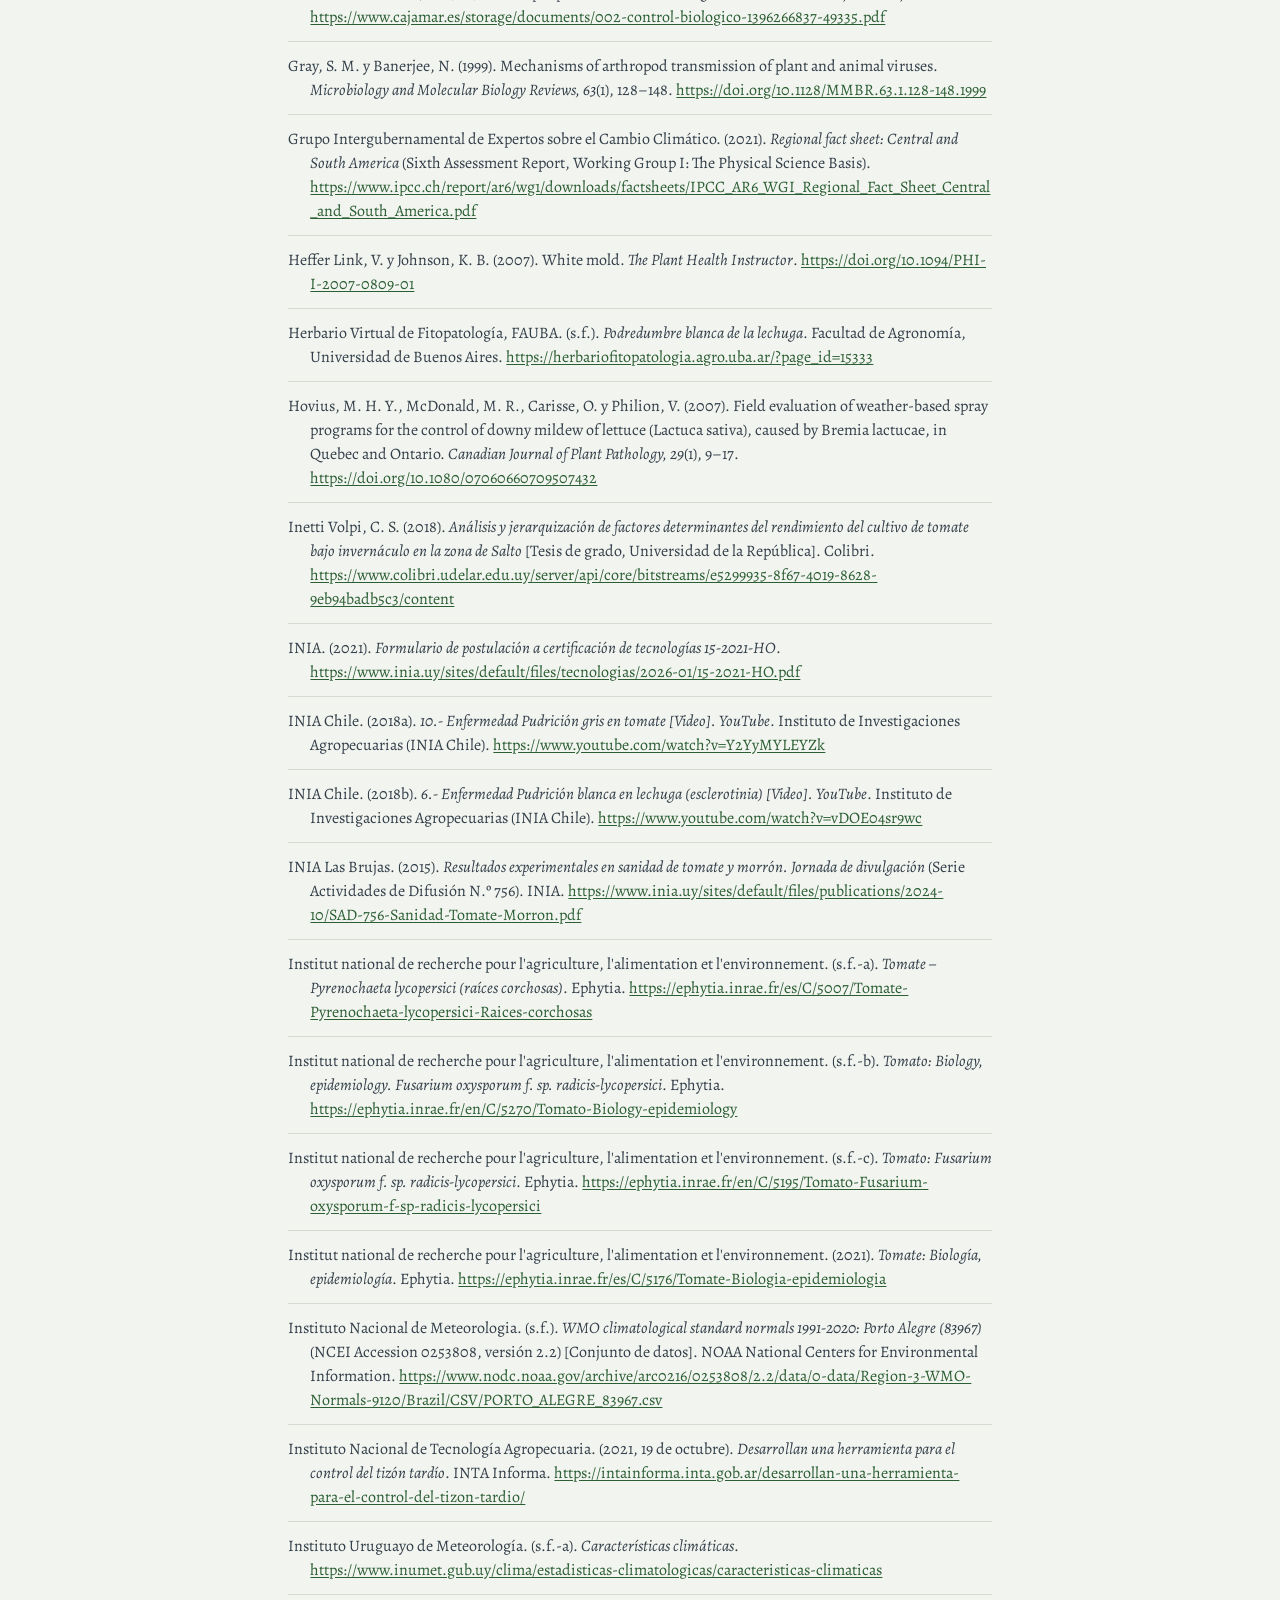
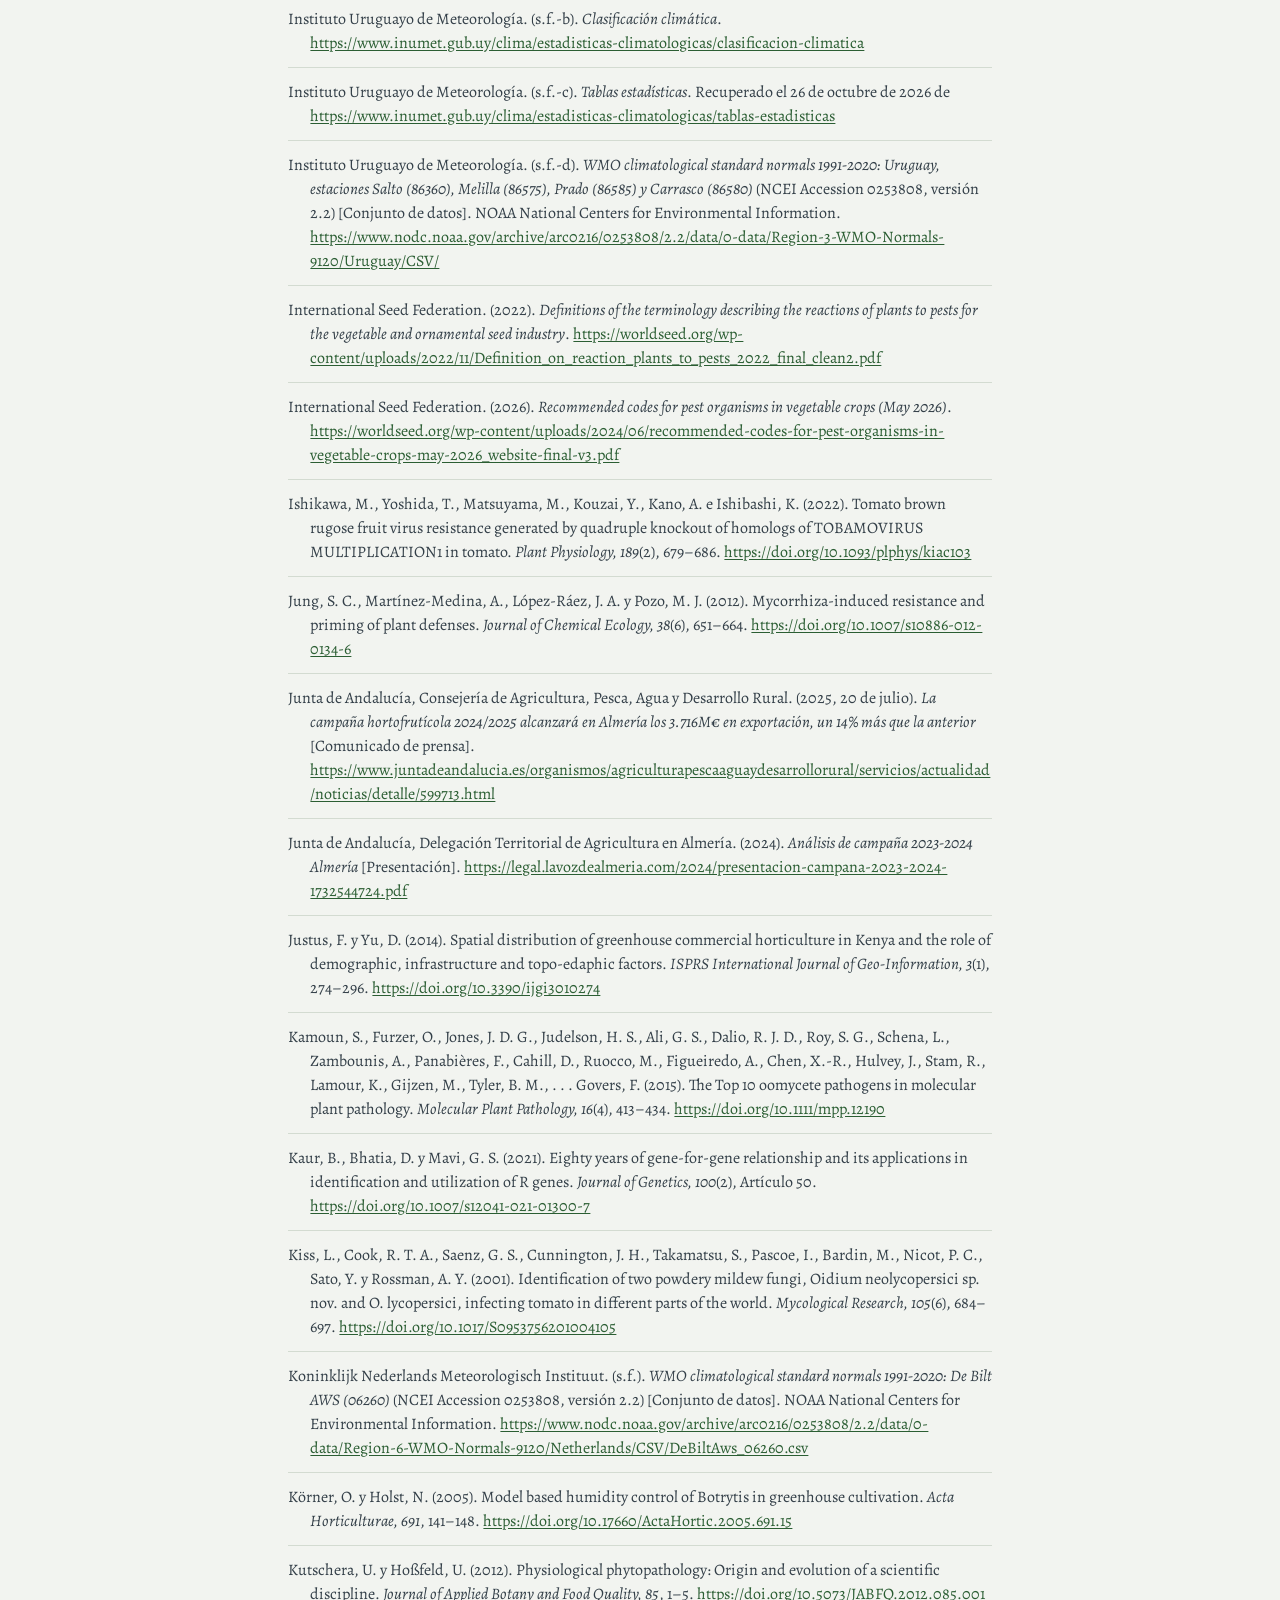
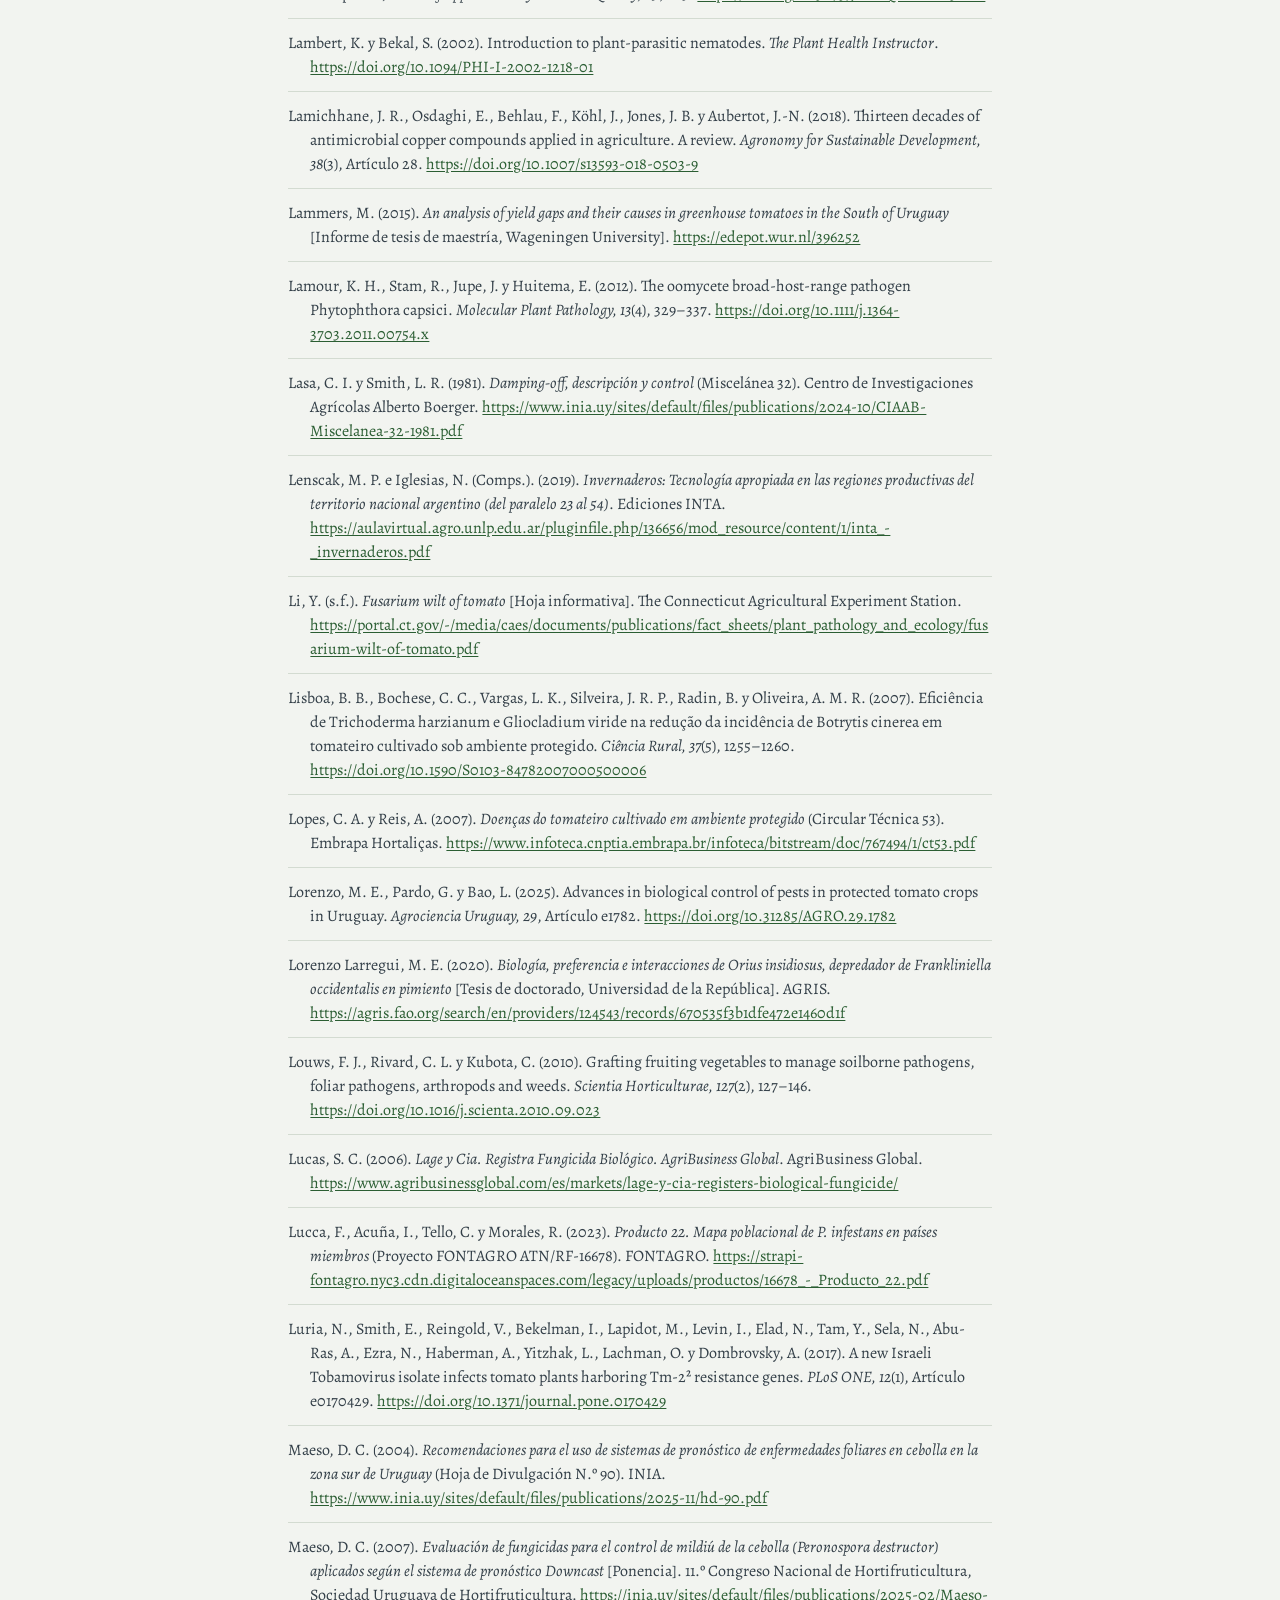
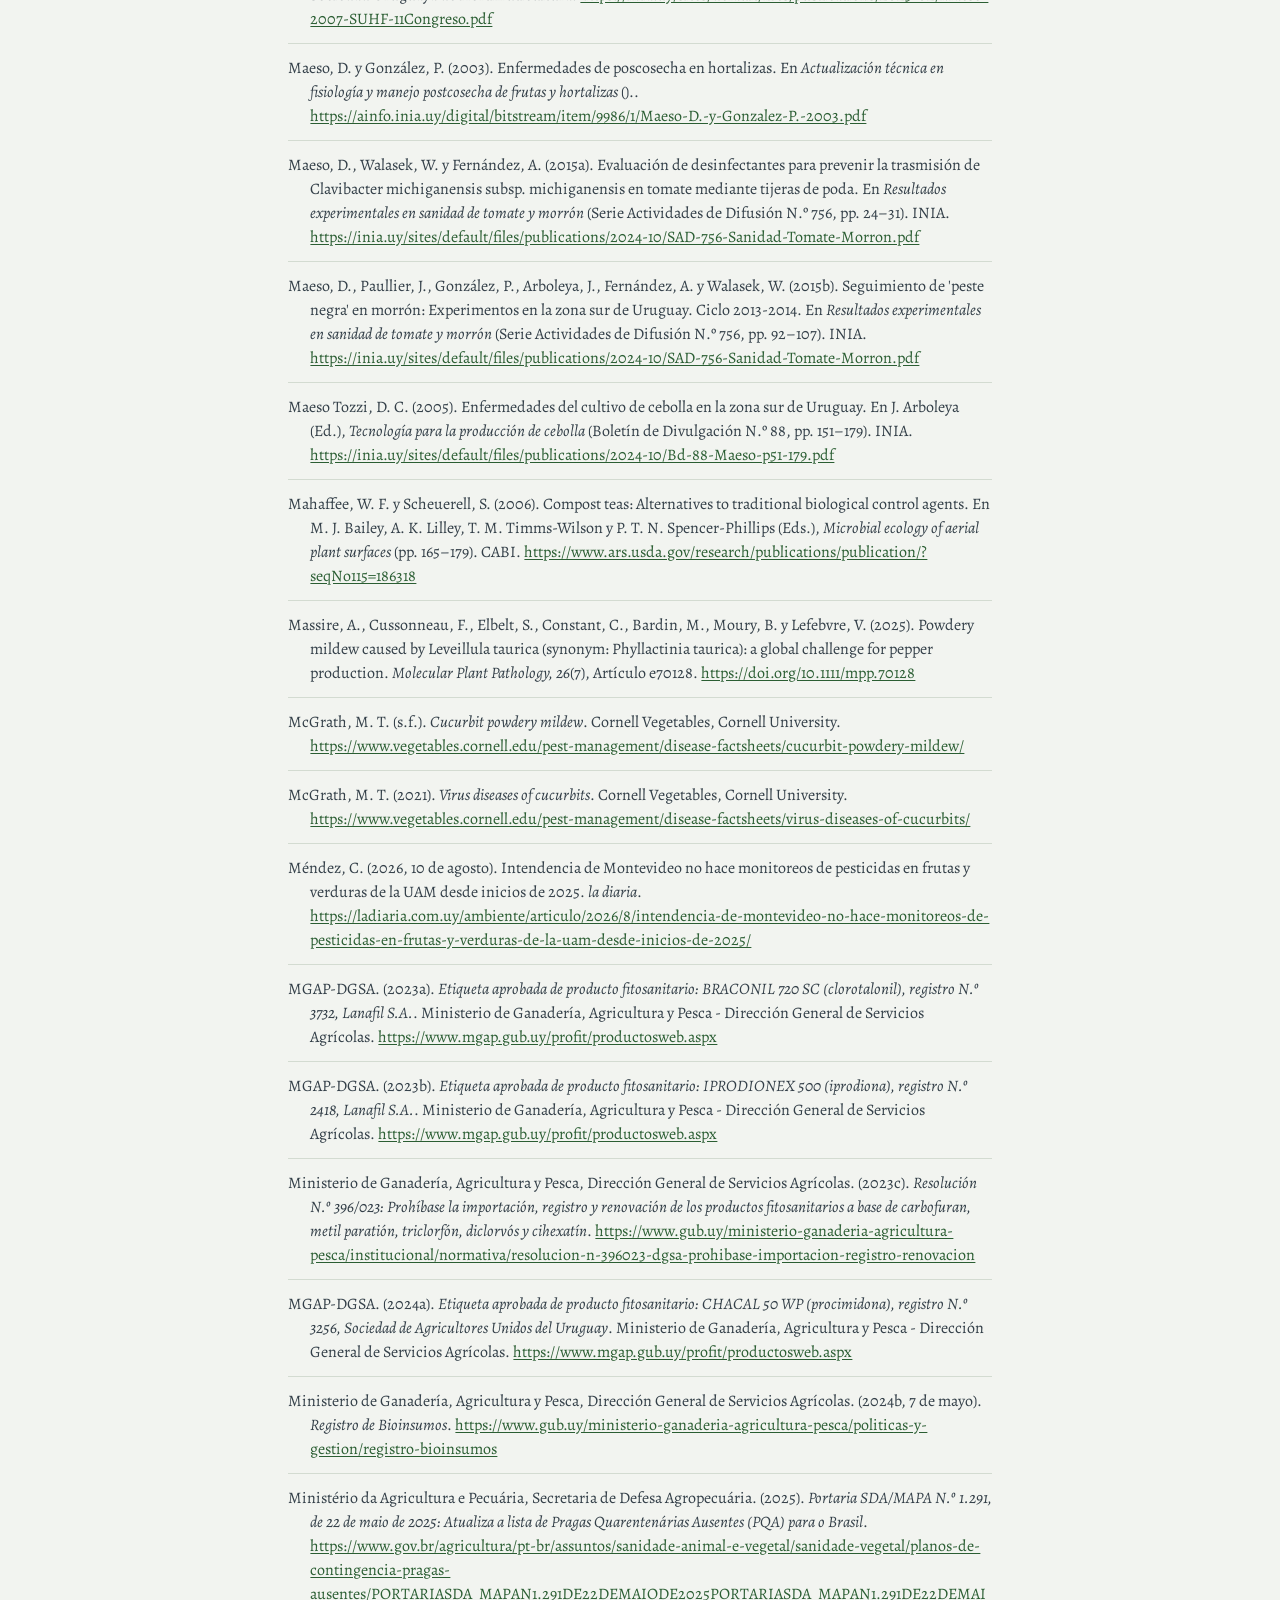
<file: fuentes/index.html>
<!doctype html>
<html lang="es">
<head>
<meta charset="utf-8">
<meta name="viewport" content="width=device-width, initial-scale=1">
<title>Fuentes | Invisibles y hambrientos</title>
<meta name="description" content="Todas las referencias del informe sobre los patógenos de las hortalizas en Uruguay, con buscador, y el informe completo en PDF.">
<meta name="theme-color" content="#3A7D44">
<link rel="icon" href="../img/icono.svg" type="image/svg+xml">
<link rel="preconnect" href="https://fonts.googleapis.com"><link rel="preconnect" href="https://fonts.gstatic.com" crossorigin><link rel="stylesheet" href="https://fonts.googleapis.com/css2?family=Alegreya:ital,wght@0,400;0,500;0,700;1,400&amp;family=Archivo:wdth,wght@62..125,400..800&amp;display=swap">
<link rel="stylesheet" href="../estilo.css">
<style>
.descarga { display: flex; flex-wrap: wrap; gap: 14px; align-items: center; background: var(--papel); border: 2px solid var(--carbon); border-radius: 18px; padding: 16px 18px; margin: 4px 0 26px; }
.descarga p { margin: 0; flex: 1 1 14rem; font-size: 1.02rem; }
.buscador { position: sticky; top: 0; background: var(--fondo); padding: 10px 0 12px; z-index: 3; }
.buscador label { font-family: var(--titulos); font-weight: 650; display: block; margin-bottom: .35rem; }
.buscador input {
  width: 100%; min-height: 50px; font: 400 1.1rem var(--texto); padding: .5em .9em; border-radius: 12px;
  border: 2px solid var(--carbon); background: var(--papel); color: var(--carbon);
}
.buscador .cuenta { font-family: var(--titulos); font-size: .9rem; color: var(--apagado); margin: .4rem 0 0; }
.refs { list-style: none; margin: 0; padding: 0; }
.refs li { padding: 12px 0 12px 1.4em; text-indent: -1.4em; border-bottom: 1px solid var(--linea); font-size: 1rem; line-height: 1.5; overflow-wrap: anywhere; }
.refs mark { background: #F7E2A8; color: inherit; border-radius: 2px; }
.vacio { color: var(--apagado); }
</style>
</head>
<body>
<header class="tope"><a class="volver" href="../index.html"><svg viewBox="0 0 24 24" aria-hidden="true" fill="none" stroke="currentColor" stroke-width="2.4" stroke-linecap="round" stroke-linejoin="round"><path d="M15 5l-7 7 7 7"/></svg>Volver al inicio</a><span class="marca">Invisibles y hambrientos</span></header>
<main id="contenido">


<div class="envoltura">
  <header class="cabeza">
    <span class="pagina">Página 12 del informe</span>
    <h1>Fuentes</h1>
    <p class="bajada">Las referencias completas del informe, en formato APA 7. Cada página de este sitio tiene al pie su propia lista numerada.</p>
  </header>

  <div class="descarga">
    <p>El informe completo, con todos los capítulos, tablas y figuras, en PDF de unos 4 MB.</p>
    <a class="boton" href="informe-completo.pdf" download>
      <svg viewBox="0 0 24 24" fill="none" stroke="currentColor" stroke-width="2.2" stroke-linecap="round" stroke-linejoin="round" aria-hidden="true"><path d="M12 4v11M7 10l5 5 5-5M5 20h14"/></svg>Bajar el informe en PDF</a>
  </div>

  <div class="buscador">
    <label for="filtro">Buscar en las fuentes</label>
    <input id="filtro" type="search" placeholder="Un autor, un año o una palabra" autocomplete="off">
    <p class="cuenta" id="cuenta" aria-live="polite"></p>
  </div>
  <ol class="refs" id="refs">
<li>Abdulridha, J., Ampatzidis, Y., Qureshi, J. y Roberts, P. (2020). Laboratory and UAV-based identification and classification of tomato yellow leaf curl, bacterial spot, and target spot diseases in tomato utilizing hyperspectral imaging and machine learning. <em>Remote Sensing, 12</em>(17), Artículo 2732. <a href="https://doi.org/10.3390/rs12172732">https://doi.org/10.3390/rs12172732</a></li>
<li>Agencia Estatal de Meteorología. (s.f.). <em>WMO climatological standard normals 1991-2020: Almería Aeropuerto (8487)</em> (NCEI Accession 0253808, versión 2.2) [Conjunto de datos]. NOAA National Centers for Environmental Information. <a href="https://www.nodc.noaa.gov/archive/arc0216/0253808/2.2/data/0-data/Region-6-WMO-Normals-9120/Spain/CSV/ALMERIAAEROPUERTO_8487.csv">https://www.nodc.noaa.gov/archive/arc0216/0253808/2.2/data/0-data/Region-6-WMO-Normals-9120/Spain/CSV/ALMERIAAEROPUERTO_8487.csv</a></li>
<li>Agriculture and Horticulture Development Board. (s.f.). <em>Development and implementation of a new national warning system for potato late blight in Great Britain (Hutton Criteria)</em>. <a href="https://potatoes.ahdb.org.uk/development-and-implementation-of-a-new-national-warning-system-for-potato-late-blight-in-great-britain-hutton-criteria">https://potatoes.ahdb.org.uk/development-and-implementation-of-a-new-national-warning-system-for-potato-late-blight-in-great-britain-hutton-criteria</a></li>
<li>Albrecht, M., Kleijn, D., Williams, N. M., Tschumi, M., Blaauw, B. R., Bommarco, R., Campbell, A. J., Dainese, M., Drummond, F. A., Entling, M. H., Ganser, D., de Groot, G. A., Goulson, D., Grab, H., Hamilton, H., Herzog, F., Isaacs, R., Jacot, K., Jeanneret, P., . . . Sutter, L. (2020). The effectiveness of flower strips and hedgerows on pest control, pollination services and crop yield: a quantitative synthesis. <em>Ecology Letters, 23</em>(10), 1488–1498. <a href="https://doi.org/10.1111/ele.13576">https://doi.org/10.1111/ele.13576</a></li>
<li>American Phytopathological Society. (s.f.). <em>Hungry planet: Stories of plant diseases. Chapter 1 instructor resources</em>. <a href="https://www.apsnet.org/edcenter/learningPP/refandres/HungryPlanetNotes/Chapter1/Pages/default.aspx">https://www.apsnet.org/edcenter/learningPP/refandres/HungryPlanetNotes/Chapter1/Pages/default.aspx</a></li>
<li>Antignus, Y., Mor, N., Ben-Joseph, R., Lapidot, M. y Cohen, S. (1996). Ultraviolet-absorbing plastic sheets protect crops from insect pests and from virus diseases vectored by insects. <em>Environmental Entomology, 25</em>(5), 919–924. <a href="https://doi.org/10.1093/ee/25.5.919">https://doi.org/10.1093/ee/25.5.919</a></li>
<li>APS [American Phytopathological Society]. (2013). <em>Potato Late Blight Preview Clip [Video]. YouTube</em>. American Phytopathological Society (canal de YouTube). <a href="https://www.youtube.com/watch?v=2Y77KEYuw_g">https://www.youtube.com/watch?v=2Y77KEYuw_g</a></li>
<li>Arboleya, J. (Ed.). (2018). <em>Solarización: Una técnica de manejo integrado de malezas y plagas en horticultura</em> (Serie Técnica N.º 245). INIA. <a href="https://doi.org/10.35676/INIA/ST.245">https://doi.org/10.35676/INIA/ST.245</a></li>
<li>Arboleya, J., Maeso, D., Campelo, E., Paullier, J. y Giménez, G. (Eds.). (2013). <em>Producción integrada de cebolla</em> (Boletín de Divulgación N.º 105). INIA. <a href="https://www.inia.uy/sites/default/files/publications/2024-06/bd-105-2013.pdf">https://www.inia.uy/sites/default/files/publications/2024-06/bd-105-2013.pdf</a></li>
<li>Arneson, P. A. (2001). Plant disease epidemiology: temporal aspects – Disease progress. <em>The Plant Health Instructor</em>. <a href="https://doi.org/10.1094/PHI-A-2001-0524-01">https://doi.org/10.1094/PHI-A-2001-0524-01</a></li>
<li>Arruabarrena, A., Rubio, L., González-Arcos, M., Maeso, D., Fonseca, M. E. N. y Boiteux, L. S. (2014). First report of Tomato chlorosis virus infecting tomato crops in Uruguay. <em>Plant Disease, 98</em>(10), 1445. <a href="https://doi.org/10.1094/PDIS-11-13-1153-PDN">https://doi.org/10.1094/PDIS-11-13-1153-PDN</a></li>
<li>Babadoost, M. (2005). Phytophthora blight of cucurbits. <em>The Plant Health Instructor</em>. <a href="https://doi.org/10.1094/PHI-I-2005-0429-01">https://doi.org/10.1094/PHI-I-2005-0429-01</a></li>
<li>Bajsa, N., Fabiano, E. y Rivas-Franco, F. (2023). Biological control of phytopathogens and insect pests in agriculture: an overview of 25 years of research in Uruguay. <em>Environmental Sustainability, 6</em>, 121–133. <a href="https://doi.org/10.1007/s42398-023-00275-8">https://doi.org/10.1007/s42398-023-00275-8</a></li>
<li>Baptista, F. J. F. (2007). <em>Modelling the climate in unheated tomato greenhouses and predicting Botrytis cinerea infection</em> [Tesis doctoral, Universidade de Évora]. <a href="https://dspace.uevora.pt/rdpc/bitstream/10174/1724/1/PhD%20Thesis_FBaptista2007.pdf">https://dspace.uevora.pt/rdpc/bitstream/10174/1724/1/PhD%20Thesis_FBaptista2007.pdf</a></li>
<li>Baptista, M. J., Souza, R. B., Carrijo, O. A., Vidal, M. C. y Charchar, J. M. (s.f.). <em>Solarização e biofumigação como alternativas para o controle de Meloidogyne incognita no cultivo protegido de tomate</em>. Embrapa Hortaliças. <a href="https://www.embrapa.br/documents/1354377/1743426/Controle+de+nematoide+no+tomate.pdf/2e32afe0-4380-4fc2-a5f4-bc567fb7c0f0?version=1.0">https://www.embrapa.br/documents/1354377/1743426/Controle+de+nematoide+no+tomate.pdf/2e32afe0-4380-4fc2-a5f4-bc567fb7c0f0?version=1.0</a></li>
<li>Barakat, R. y Al-Masri, M. I. (2017). Effect of Trichoderma harzianum in combination with fungicides in controlling gray mould disease (Botrytis cinerea) of strawberry. <em>American Journal of Plant Sciences, 8</em>(4), 651–665. <a href="https://doi.org/10.4236/ajps.2017.84045">https://doi.org/10.4236/ajps.2017.84045</a></li>
<li>Batata é a olerícola com maior área no RS. (2021, 26 de enero). <em>Revista Cultivar</em>. <a href="https://revistacultivar.com.br/noticias/batata-e-a-olericola-com-maior-area-no-rs">https://revistacultivar.com.br/noticias/batata-e-a-olericola-com-maior-area-no-rs</a></li>
<li>Bebber, D. P., Ramotowski, M. A. T. y Gurr, S. J. (2013). Crop pests and pathogens move polewards in a warming world. <em>Nature Climate Change, 3</em>(11), 985–988. <a href="https://doi.org/10.1038/nclimate1990">https://doi.org/10.1038/nclimate1990</a></li>
<li>Beerling, E. A. M., Blok, C., van der Maas, A. A. y van Os, E. A. (2014). Closing the water and nutrient cycles in soilless cultivation systems. <em>Acta Horticulturae, 1034</em>, 49–55. <a href="https://doi.org/10.17660/ActaHortic.2014.1034.4">https://doi.org/10.17660/ActaHortic.2014.1034.4</a></li>
<li>Bernal, R. (2005). Enfermedades de la cebolla y su control. En J. Arboleya (Ed.), <em>Tecnología para la producción de cebolla</em> (Boletín de Divulgación N.º 88, pp. 180–188). INIA. <a href="https://inia.uy/sites/default/files/publications/2024-10/Bd-88-Bernal-p80-188.pdf">https://inia.uy/sites/default/files/publications/2024-10/Bd-88-Bernal-p80-188.pdf</a></li>
<li>Bernal, R. (2006). <em>Oidio del pimiento en la zona norte de Uruguay</em> (Hoja de Divulgación N.º 94). INIA. <a href="https://inia.uy/sites/default/files/publications/2025-11/hd-94-2006.pdf">https://inia.uy/sites/default/files/publications/2025-11/hd-94-2006.pdf</a></li>
<li>Bernal, R. (2007). Oidios en diferentes cultivos hortícolas en las zonas de Salto y Bella Unión. <em>Revista INIA</em>(11), 26–30. <a href="https://ainfo.inia.uy/digital/bitstream/item/6852/1/Revista-INIA-11-p.26-30.pdf">https://ainfo.inia.uy/digital/bitstream/item/6852/1/Revista-INIA-11-p.26-30.pdf</a></li>
<li>Bernal, R. (2010). <em>Enfermedades de tomate (Lycopersicum esculentum Mill.) en invernadero en las zonas de Salto y Bella Unión</em> (Serie Técnica N.º 181). INIA. <a href="https://ainfo.inia.uy/digital/bitstream/item/2920/1/18429230710110412.pdf">https://ainfo.inia.uy/digital/bitstream/item/2920/1/18429230710110412.pdf</a></li>
<li>Berrueta, C., Giménez, G., Galván, G. y Borges, A. (2014). Componentes de resistencia a Xanthomonas vesicatoria raza T2 en genotipos de tomate en condiciones de invernadero y cámara de crecimiento. <em>Agrociencia Uruguay, 18</em>(1), 86–96. <a href="https://doi.org/10.31285/AGRO.18.442">https://doi.org/10.31285/AGRO.18.442</a></li>
<li>Bertoni, P., Scarlato, M., Berrueta, C. y Dogliotti, S. (2020). Producción de tomate en invernáculo en el sur de Uruguay: Distintos escenarios para la sostenibilidad ambiental. <em>Revista INIA</em>(61), 77–80. <a href="https://inia.uy/sites/default/files/publications/2024-10/Revista-INIA-61-Junio-2020.pdf">https://inia.uy/sites/default/files/publications/2024-10/Revista-INIA-61-Junio-2020.pdf</a></li>
<li>Bethke, J. A., Redak, R. A. y Paine, T. D. (1994). Screens deny specific pests entry to greenhouses. <em>California Agriculture, 48</em>(3), 37–40. <a href="https://doi.org/10.3733/ca.v048n03p37">https://doi.org/10.3733/ca.v048n03p37</a></li>
<li>Bettiol, W., Astiarraga, B. D. y Luiz, A. J. B. (1999). Effectiveness of cow's milk against zucchini squash powdery mildew (Sphaerotheca fuliginea) in greenhouse conditions. <em>Crop Protection, 18</em>(8), 489–492. <a href="https://doi.org/10.1016/S0261-2194(99)00046-0">https://doi.org/10.1016/S0261-2194(99)00046-0</a></li>
<li>Bettiol, W., Pinto, Z. V., da Silva, J. C., Forner, C., de Faria, M. R., Pacifico, M. G. y Costa, L. S. A. S. (2022). Productos comerciales a base de Trichoderma. En M. C. Meyer, S. M. Mazaro y J. C. da Silva (Eds.), <em>Trichoderma: Su uso en la agricultura</em> (Y. C. Colmenárez y C. L. Vásquez Freytez, Trads.; pp. 45–164). Embrapa. <a href="https://www.alice.cnptia.embrapa.br/alice/bitstream/doc/1146280/1/LV-Trichoderma-espanhol-2022.pdf">https://www.alice.cnptia.embrapa.br/alice/bitstream/doc/1146280/1/LV-Trichoderma-espanhol-2022.pdf</a></li>
<li>Bezner Kerr, R., Hasegawa, T., Lasco, R., Bhatt, I., Deryng, D., Farrell, A., Gurney-Smith, H., Ju, H., Lluch-Cota, S., Meza, F., Nelson, G., Neufeldt, H. y Thornton, P. (2022). Food, fibre, and other ecosystem products. En H.-O. Pörtner, D. C. Roberts, M. Tignor, E. S. Poloczanska, K. Mintenbeck, A. Alegría, M. Craig, S. Langsdorf, S. Löschke, V. Möller, A. Okem y B. Rama (Eds.), <em>Climate change 2022: Impacts, adaptation and vulnerability. Contribution of Working Group II to the Sixth Assessment Report of the Intergovernmental Panel on Climate Change</em> (pp. 713–906). Cambridge University Press. <a href="https://doi.org/10.1017/9781009325844.007">https://doi.org/10.1017/9781009325844.007</a></li>
<li>Bioinsumos: Una herramienta en crecimiento para la producción agropecuaria en Uruguay. (2026, 21 de marzo). <em>la diaria</em>. <a href="https://ladiaria.com.uy/trabajo/articulo/2026/3/bioinsumos-una-herramienta-en-crecimiento-para-la-produccion-agropecuaria-en-uruguay/">https://ladiaria.com.uy/trabajo/articulo/2026/3/bioinsumos-una-herramienta-en-crecimiento-para-la-produccion-agropecuaria-en-uruguay/</a></li>
<li>Bioleft. (2026). <em>Clínica del tomate: manejo enfermedades, bacterias, hongos y virus [Video]. YouTube</em>. Bioleft (con especialistas de INTA y Facultad de Agronomía de la UBA). <a href="https://www.youtube.com/watch?v=HL4lf6af6Mk">https://www.youtube.com/watch?v=HL4lf6af6Mk</a></li>
<li>Bravo, R., Acuña, I., Inostroza, J. y Villarroel, D. (2012). Decision support systems for late blight integrated management in the southern Chile. En <em>Thirteenth EuroBlight workshop, St. Petersburg (Russia), 9-12 October 2011</em> (PPO-Special Report N.º 15, pp. 231–235).. <a href="https://tizon.inia.cl/assets/boletines/specialreport-no15-complete_web%20word%20ii.pdf">https://tizon.inia.cl/assets/boletines/specialreport-no15-complete_web%20word%20ii.pdf</a></li>
<li>Brent, K. J. y Hollomon, D. W. (2007). <em>Fungicide resistance in crop pathogens: How can it be managed?</em> (2.ª ed. rev.; FRAC Monograph N.º 1). Fungicide Resistance Action Committee; CropLife International. <a href="https://www.frac.info/media/jtafagre/monograph-1.pdf">https://www.frac.info/media/jtafagre/monograph-1.pdf</a></li>
<li>Bruns, H. A. (2017). Southern corn leaf blight: A story worth retelling. <em>Agronomy Journal, 109</em>(4), 1218–1224. <a href="https://doi.org/10.2134/agronj2017.01.0006">https://doi.org/10.2134/agronj2017.01.0006</a></li>
<li>Buenahora, J. y Basso, C. (2014). Incorporación de agentes de control biológico en el cultivo de morrón en invernadero. Resultados años 2012 y 2013. En <em>Avances de investigación: Protección vegetal en tomate y morrón</em> (Serie Actividades de Difusión N.º 740, pp. 28–39). INIA. <a href="https://www.inia.uy/sites/default/files/publications/2024-10/SAD-740-Avances-de-Investigacion-Proteccion-Vegetal-en-Tomate-y-Morron.pdf">https://www.inia.uy/sites/default/files/publications/2024-10/SAD-740-Avances-de-Investigacion-Proteccion-Vegetal-en-Tomate-y-Morron.pdf</a></li>
<li>Buriol, G. A., Righi, E. Z., Schneider, F. M., Streck, N. A., Heldwein, A. B. y Estefanel, V. (2000). Modificação da umidade relativa do ar pelo uso e manejo da estufa plástica. <em>Revista Brasileira de Agrometeorologia, 8</em>(1), 11–18. <a href="https://archivum.grupomarista.org.br/pergamumweb/vinculos//000076/000076e1.pdf">https://archivum.grupomarista.org.br/pergamumweb/vinculos//000076/000076e1.pdf</a></li>
<li>CAB International. (2008). Peronospora destructor [Mapa de distribución]. <em>Distribution Maps of Plant Diseases</em>. <a href="https://doi.org/10.1079/dmpd/20046500076">https://doi.org/10.1079/dmpd/20046500076</a></li>
<li>Campelo, E. y Arboleya, J. (2005). Actualidad de la producción de cebolla en Uruguay. En J. Arboleya (Ed.), <em>Tecnología para la producción de cebolla</em> (Boletín de Divulgación N.º 88, pp. 1–15). INIA. <a href="https://inia.uy/sites/default/files/publications/2024-10/Bd-88-Campelo-p-15.pdf">https://inia.uy/sites/default/files/publications/2024-10/Bd-88-Campelo-p-15.pdf</a></li>
<li>Cánepa, P., Saravia, C., Ramos, J., de Souza, R., Blanco, N., Ferreira, A. y De los Santos, J. (2015). Crop yield and determination of Kc tomato crop (Lycopersicum escultentum Mill.) in passive and heated greenhouse on northwest of Uruguay [Resumen]. <em>Agrociencia Uruguay, 19</em>(3), 19. <a href="https://doi.org/10.31285/AGRO.19.248">https://doi.org/10.31285/AGRO.19.248</a></li>
<li>Carisse, O., McCartney, H. A., Gagnon, J. A. y Brodeur, L. (2005). Quantification of airborne inoculum as an aid in the management of leaf blight of onion caused by Botrytis squamosa. <em>Plant Disease, 89</em>(7), 726–733. <a href="https://doi.org/10.1094/PD-89-0726">https://doi.org/10.1094/PD-89-0726</a></li>
<li>Cassanello, M. E. (1998). Principales enfermedades de la lechuga. En <em>Jornada de lechuga</em> (Serie Actividades de Difusión N.º 174). INIA. <a href="https://www.inia.uy/taxonomy/term/665?page=439">https://www.inia.uy/taxonomy/term/665?page=439</a></li>
<li>Cassanello Costabel, M. E., Núñez Milán, C. A. y Scattolini Rimada, Á. (2006). <em>Enfermedades de las cucurbitáceas en el Litoral Norte de Uruguay</em>. Facultad de Agronomía, Universidad de la República. <a href="https://www.colibri.udelar.edu.uy/items/48ccbd6d-a868-439b-9d42-9a07867cf702">https://www.colibri.udelar.edu.uy/items/48ccbd6d-a868-439b-9d42-9a07867cf702</a></li>
<li>Castaño, J. P., Giménez, A., Ceroni, M., Furest, J., Aunchayna, R. y Bidegain, M. (2011). <em>Caracterización agroclimática del Uruguay 1980-2009</em> (Serie Técnica N.º 193). INIA. <a href="https://www.inia.uy/sites/default/files/publications/2025-09/st-193-2011.pdf">https://www.inia.uy/sites/default/files/publications/2025-09/st-193-2011.pdf</a></li>
<li>Catanzariti, A. M., Lim, G. T. T. y Jones, D. A. (2015). The tomato I-3 gene: a novel gene for resistance to Fusarium wilt disease. <em>New Phytologist, 207</em>(1), 106–118. <a href="https://doi.org/10.1111/nph.13348">https://doi.org/10.1111/nph.13348</a></li>
<li>Cavanagh, A., Hazzard, R. V., Adler, L. S. y Boucher, J. (2009). Using trap crops for control of Acalymma vittatum (Coleoptera: Chrysomelidae) reduces insecticide use in butternut squash. <em>Journal of Economic Entomology</em>. <a href="https://doi.org/10.1603/029.102.0331">https://doi.org/10.1603/029.102.0331</a></li>
<li>Cazzulo Leal, Y. y Geraldi Amestoy, E. (2017). <em>Agentes asociados a muerte de plantas de morrón (Capsicum annuum L.) en cultivos protegidos en el sur de Uruguay, relacionados a diferentes medidas de manejo</em> [Tesis de grado, Universidad de la República]. Colibri. <a href="https://www.colibri.udelar.edu.uy/server/api/core/bitstreams/f45a932d-a78e-4f85-85ea-2c70e582beba/content">https://www.colibri.udelar.edu.uy/server/api/core/bitstreams/f45a932d-a78e-4f85-85ea-2c70e582beba/content</a></li>
<li>Cedola, C. (2020). Control biológico de ácaros de importancia hortícola. En L. A. Polack, R. E. Lecuona y S. N. López (Comps.), <em>Control biológico de plagas en horticultura: Experiencias argentinas de las últimas tres décadas</em> (pp. 484–511). Ediciones INTA. <a href="https://repositorio.inta.gob.ar/xmlui/bitstream/handle/20.500.12123/8925/INTA_CICVYA_IMYZA_Lecuona_RE_Control_biol%C3%B3gico_de_plagas_en_horticultura.pdf?isAllowed=y&amp;sequence=1">https://repositorio.inta.gob.ar/xmlui/bitstream/handle/20.500.12123/8925/INTA_CICVYA_IMYZA_Lecuona_RE_Control_biol%C3%B3gico_de_plagas_en_horticultura.pdf?isAllowed=y&amp;sequence=1</a></li>
<li>Centraal Bureau voor de Statistiek. (2026). <em>Landbouw; gewassen, dieren en grondgebruik naar gemeente 2000-2025</em> (Tabla 80781ned) [Conjunto de datos]. StatLine. Recuperado el 26 de octubre de 2026 de <a href="https://opendata.cbs.nl/statline/#/CBS/nl/dataset/80781ned/table">https://opendata.cbs.nl/statline/#/CBS/nl/dataset/80781ned/table</a></li>
<li>Cooke, D. E. L., Cano, L. M., Raffaele, S., Bain, R. A., Cooke, L. R., Etherington, G. J., Deahl, K. L., Farrer, R. A., Gilroy, E. M., Goss, E. M., Grünwald, N. J., Hein, I., MacLean, D., McNicol, J. W., Randall, E., Oliva, R. F., Pel, M. A., Shaw, D. S., Squires, J. N., . . . Kamoun, S. (2012). Genome analyses of an aggressive and invasive lineage of the Irish potato famine pathogen. <em>PLoS Pathogens, 8</em>(10), Artículo e1002940. <a href="https://doi.org/10.1371/journal.ppat.1002940">https://doi.org/10.1371/journal.ppat.1002940</a></li>
<li>Corsi, W. y Genta, H. (1992). <em>Heladas en el área hortifrutícola de Salto</em> (Serie Técnica N.º 22). INIA. <a href="https://www.inia.uy/sites/default/files/publications/2025-11/st-22-1992.pdf">https://www.inia.uy/sites/default/files/publications/2025-11/st-22-1992.pdf</a></li>
<li>Croce, V., Pianzzola, M. J., Durand, K., González-Arcos, M., Jacques, M. A. y Siri, M. I. (2016). Multilocus Sequence Typing reveals high variability among Clavibacter michiganensis subsp. michiganensis strains affecting tomato crops in Uruguay. <em>European Journal of Plant Pathology, 144</em>(1), 1–13. <a href="https://doi.org/10.1007/s10658-015-0738-0">https://doi.org/10.1007/s10658-015-0738-0</a></li>
<li>Dancey, S. R. (s.f.). <em>The Hutton Criteria</em> [Presentación]. EuroBlight. <a href="https://www.euroblight.net/fileadmin/euroblight/Presentations/1_Siobhan_Dancey.pdf">https://www.euroblight.net/fileadmin/euroblight/Presentations/1_Siobhan_Dancey.pdf</a></li>
<li>De León, L., Banchero, L., López-Pérez, J. A. y Bello, A. (2000). Control de Meloidogyne incognita en cultivo de tomate en Uruguay. <em>Boletín de Sanidad Vegetal. Plagas, 26</em>(3), 401–407. <a href="https://www.mapama.gob.es/app/ministerio/pags/Biblioteca/Revistas/pdf_plagas%2FBSVP-26-03-401-407.pdf">https://www.mapama.gob.es/app/ministerio/pags/Biblioteca/Revistas/pdf_plagas%2FBSVP-26-03-401-407.pdf</a></li>
<li>Dean, R., Van Kan, J. A. L., Pretorius, Z. A., Hammond-Kosack, K. E., Di Pietro, A., Spanu, P. D., Rudd, J. J., Dickman, M., Kahmann, R., Ellis, J. y Foster, G. D. (2012). The Top 10 fungal pathogens in molecular plant pathology. <em>Molecular Plant Pathology, 13</em>(4), 414–430. <a href="https://doi.org/10.1111/j.1364-3703.2011.00783.x">https://doi.org/10.1111/j.1364-3703.2011.00783.x</a></li>
<li>Devran, Z., Özalp, T., Studholme, D. J. y Tör, M. (2023). Mapping of the gene in tomato conferring resistance to root-knot nematodes at high soil temperature. <em>Frontiers in Plant Science, 14</em>, Artículo 1267399. <a href="https://doi.org/10.3389/fpls.2023.1267399">https://doi.org/10.3389/fpls.2023.1267399</a></li>
<li>Díaz, B., Andorno, A. y Fernández, C. (2020). Control biológico por conservación. En L. A. Polack, R. E. Lecuona y S. N. López (Comps.), <em>Control biológico de plagas en horticultura: Experiencias argentinas de las últimas tres décadas</em> (pp. 113–139). Ediciones INTA. <a href="https://repositorio.inta.gob.ar/xmlui/bitstream/handle/20.500.12123/8925/INTA_CICVYA_IMYZA_Lecuona_RE_Control_biol%C3%B3gico_de_plagas_en_horticultura.pdf?isAllowed=y&amp;sequence=1">https://repositorio.inta.gob.ar/xmlui/bitstream/handle/20.500.12123/8925/INTA_CICVYA_IMYZA_Lecuona_RE_Control_biol%C3%B3gico_de_plagas_en_horticultura.pdf?isAllowed=y&amp;sequence=1</a></li>
<li>Diener, T. O. (2003). Discovering viroids — a personal perspective. <em>Nature Reviews Microbiology, 1</em>(1), 75–80. <a href="https://doi.org/10.1038/nrmicro736">https://doi.org/10.1038/nrmicro736</a></li>
<li>Dirección General de la Granja, Facultad de Agronomía e Instituto Nacional de Investigación Agropecuaria. (2018). <em>Normas para la producción integrada de tomate bajo invernáculo: Zona Sur. Actualización 2018</em>. <a href="https://inia.uy/sites/default/files/publications/2024-10/Norma-PI-TOMATE-invernaculo-Sur-actualizacion-2018.pdf">https://inia.uy/sites/default/files/publications/2024-10/Norma-PI-TOMATE-invernaculo-Sur-actualizacion-2018.pdf</a></li>
<li>Domingues, G. M. (2023). <em>El impacto de las Buenas Prácticas Agrícolas en el cultivo de tomate (Solanum lycopersicum) en invernadero sobre los artrópodos benéficos y la inocuidad del producto</em> [Trabajo final de carrera, Universidad Nacional de La Plata]. SEDICI. <a href="https://sedici.unlp.edu.ar/bitstream/handle/10915/165680/Documento_completo.pdf?sequence=1">https://sedici.unlp.edu.ar/bitstream/handle/10915/165680/Documento_completo.pdf?sequence=1</a></li>
<li>Egel, D. S. y Saha, S. K. (2015). <em>Tomato disease management in greenhouses</em> (BP-197-W / ID-233). Purdue University Extension; University of Kentucky. <a href="https://www.extension.purdue.edu/extmedia/bp/bp-197-w.pdf">https://www.extension.purdue.edu/extmedia/bp/bp-197-w.pdf</a></li>
<li>Environment and Climate Change Canada. (s.f.). <em>Canadian Climate Normals 1991-2020 Data: HARROW, Ontario</em>. Gobierno de Canadá - ECCC. <a href="https://climate.weather.gc.ca/climate_normals/results_1991_2020_e.html?searchType=stnName&amp;txtStationName=Harrow&amp;searchMethod=contains&amp;txtCentralLatMin=0&amp;txtCentralLatSec=0&amp;txtCentralLongMin=0&amp;txtCentralLongSec=0&amp;climate_id=6133360&amp;dispBack=0">https://climate.weather.gc.ca/climate_normals/results_1991_2020_e.html?searchType=stnName&amp;txtStationName=Harrow&amp;searchMethod=contains&amp;txtCentralLatMin=0&amp;txtCentralLatSec=0&amp;txtCentralLongMin=0&amp;txtCentralLongSec=0&amp;climate_id=6133360&amp;dispBack=0</a></li>
<li>EPPO. (s.f.-a). <em>Bremia lactucae (BREMLA) - Distribution details in Uruguay. EPPO Global Database</em>. European and Mediterranean Plant Protection Organization. <a href="https://gd.eppo.int/taxon/BREMLA/distribution/UY">https://gd.eppo.int/taxon/BREMLA/distribution/UY</a></li>
<li>European and Mediterranean Plant Protection Organization. (s.f.-b). <em>Peronospora destructor (PERODE): EPPO datasheet</em>. EPPO Global Database. Recuperado el 26 de octubre de 2026 de <a href="https://gd.eppo.int/taxon/PERODE/datasheet">https://gd.eppo.int/taxon/PERODE/datasheet</a></li>
<li>European and Mediterranean Plant Protection Organization. (2021). <em>Orthotospovirus tomatomaculae (TSWV): EPPO datasheet</em>. EPPO Global Database. <a href="https://gd.eppo.int/taxon/TSWV00/datasheet">https://gd.eppo.int/taxon/TSWV00/datasheet</a></li>
<li>European and Mediterranean Plant Protection Organization. (2024a). <em>Clavibacter michiganensis: EPPO datasheet</em>. EPPO Global Database. <a href="https://gd.eppo.int/taxon/CORBMI/datasheet">https://gd.eppo.int/taxon/CORBMI/datasheet</a></li>
<li>European and Mediterranean Plant Protection Organization. (2024b). <em>Xanthomonas vesicatoria: EPPO datasheet</em>. EPPO Global Database. <a href="https://gd.eppo.int/taxon/XANTVE/datasheet">https://gd.eppo.int/taxon/XANTVE/datasheet</a></li>
<li>European and Mediterranean Plant Protection Organization. (2026a). <em>Begomovirus coheni (TYLCV0): World distribution</em>. EPPO Global Database. Recuperado el 26 de octubre de 2026 de <a href="https://gd.eppo.int/taxon/TYLCV0/distribution">https://gd.eppo.int/taxon/TYLCV0/distribution</a></li>
<li>European and Mediterranean Plant Protection Organization. (2026b). <em>Clavibacter michiganensis (CORBMI): Distribution details in Uruguay</em>. EPPO Global Database. Recuperado el 26 de octubre de 2026 de <a href="https://gd.eppo.int/taxon/CORBMI/distribution/UY">https://gd.eppo.int/taxon/CORBMI/distribution/UY</a></li>
<li>European and Mediterranean Plant Protection Organization. (2026c). <em>Orthotospovirus tomatomaculae (TSWV00): Distribution details in Uruguay</em>. EPPO Global Database. Recuperado el 26 de octubre de 2026 de <a href="https://gd.eppo.int/taxon/TSWV00/distribution/UY">https://gd.eppo.int/taxon/TSWV00/distribution/UY</a></li>
<li>European and Mediterranean Plant Protection Organization. (2026d). <em>Tobamovirus fructirugosum (TOBRFV): Categorization</em>. EPPO Global Database. Recuperado el 26 de octubre de 2026 de <a href="https://gd.eppo.int/taxon/TOBRFV/categorization">https://gd.eppo.int/taxon/TOBRFV/categorization</a></li>
<li>European and Mediterranean Plant Protection Organization. (2026e). <em>Tobamovirus fructirugosum (TOBRFV): Distribution</em>. EPPO Global Database. Recuperado el 26 de octubre de 2026 de <a href="https://gd.eppo.int/taxon/TOBRFV/distribution">https://gd.eppo.int/taxon/TOBRFV/distribution</a></li>
<li>European and Mediterranean Plant Protection Organization. (2026f). <em>Tobamovirus fructirugosum (ToBRFV): EPPO datasheet</em>. EPPO Global Database. <a href="https://gd.eppo.int/taxon/TOBRFV/datasheet">https://gd.eppo.int/taxon/TOBRFV/datasheet</a></li>
<li>European and Mediterranean Plant Protection Organization. (2026g). <em>Xanthomonas hortorum pv. gardneri (XANTGA): Distribution details in Uruguay</em>. EPPO Global Database. Recuperado el 26 de octubre de 2026 de <a href="https://gd.eppo.int/taxon/XANTGA/distribution/UY">https://gd.eppo.int/taxon/XANTGA/distribution/UY</a></li>
<li>Facultad de Agronomía, Universidad de Buenos Aires. (s.f.). <em>Mildiu de la lechuga (Bremia lactucae)</em>. Herbario Virtual de Fitopatología. <a href="https://herbariofitopatologia.agro.uba.ar/?page_id=24647">https://herbariofitopatologia.agro.uba.ar/?page_id=24647</a></li>
<li>Facultad de Agronomía, Universidad de la República. (2026). <em>FAO reconoce al Programa de herramientas biológicas y culturales para controlar plagas y enfermedades en horticultura</em>. <a href="https://portal.fagro.edu.uy/fao-reconoce-al-programa-de-herramientas-biologicas-y-culturales-para-controlar-plagas-y-enfermedades-en-horticultura/">https://portal.fagro.edu.uy/fao-reconoce-al-programa-de-herramientas-biologicas-y-culturales-para-controlar-plagas-y-enfermedades-en-horticultura/</a></li>
<li>Fernández Bentos Pereira, F. (2020). <em>Diagnóstico y análisis del desempeño termoenergético y optimización paramétrica en invernáculos ubicados en el departamento de Salto</em> [Tesis de grado, Universidad de la República]. Colibri. <a href="https://www.colibri.udelar.edu.uy/server/api/core/bitstreams/5fb65e51-9694-43ad-95b5-16e43735d834/content">https://www.colibri.udelar.edu.uy/server/api/core/bitstreams/5fb65e51-9694-43ad-95b5-16e43735d834/content</a></li>
<li>Fiallo-Olivé, E., Pan, L.-L., Liu, S.-S. y Navas-Castillo, J. (2020). Transmission of begomoviruses and other whitefly-borne viruses: dependence on the vector species. <em>Phytopathology, 110</em>(1), 10–17. <a href="https://doi.org/10.1094/PHYTO-07-19-0273-FI">https://doi.org/10.1094/PHYTO-07-19-0273-FI</a></li>
<li>Flint, M. L. (2013). <em>Pest notes: Aphids</em> (UC ANR Publication 7404). UC Statewide IPM Program. <a href="https://ipm.ucanr.edu/PMG/PESTNOTES/pn7404.html">https://ipm.ucanr.edu/PMG/PESTNOTES/pn7404.html</a></li>
<li>Fondo Multilateral para la Aplicación del Protocolo de Montreal y Organización de las Naciones Unidas para el Desarrollo Industrial. (2005). <em>Project UNIDO MP/URU/01/125: Methyl bromide phase out in horticulture and cut flowers in Uruguay. Application for extension of phase-out agreement</em> (Anexo del documento UNEP/OzL.Pro/ExCom/46/19). Programa de las Naciones Unidas para el Medio Ambiente, Comité Ejecutivo del Fondo Multilateral. <a href="https://www.multilateralfund.org/download/file/80529ff7-c3d9-463c-b12c-c13cb009c4e0?filename=A4619.pdf">https://www.multilateralfund.org/download/file/80529ff7-c3d9-463c-b12c-c13cb009c4e0?filename=A4619.pdf</a></li>
<li>Francl, L. J. (2001). The disease triangle: a plant pathological paradigm revisited. <em>The Plant Health Instructor</em>. <a href="https://doi.org/10.1094/PHI-T-2001-0517-01">https://doi.org/10.1094/PHI-T-2001-0517-01</a></li>
<li>Fry, W. E. y Grünwald, N. J. (2010). Introduction to oomycetes. <em>The Plant Health Instructor</em>. <a href="https://doi.org/10.1094/PHI-I-2010-1207-01">https://doi.org/10.1094/PHI-I-2010-1207-01</a></li>
<li>Fungicide Resistance Action Committee. (2024). <em>FRAC code list 2024: Fungal control agents sorted by cross-resistance pattern and mode of action</em>. CropLife International. <a href="https://www.frac.info/media/kufnaceb/frac-code-list-2024.pdf">https://www.frac.info/media/kufnaceb/frac-code-list-2024.pdf</a></li>
<li>Fungicide Resistance Action Committee. (2026). <em>FRAC code list 2026: Fungal control agents sorted by cross-resistance pattern and mode of action</em>. CropLife International. <a href="https://www.frac.info/media/s1zfrjqa/frac-code-list-2026.pdf">https://www.frac.info/media/s1zfrjqa/frac-code-list-2026.pdf</a></li>
<li>García de Souza, M., Alliaume, F., Mancassola, V. y Dogliotti, S. (2011). Carbono orgánico y propiedades físicas del suelo en predios hortícolas del sur de Uruguay. <em>Agrociencia Uruguay, 15</em>(1), 70–81. <a href="https://doi.org/10.31285/AGRO.15.613">https://doi.org/10.31285/AGRO.15.613</a></li>
<li>Gepp, V., Vero, S., Cassanello, M. E., Romero, G., Silvera, E., González, P., Rebellato, J., Ferreira, Y. y Bentancur, O. (2012). Resistencia a fungicidas en Botrytis cinerea en el Uruguay. <em>Agrociencia Uruguay, 16</em>(1), 97–107. <a href="https://doi.org/10.31285/AGRO.16.572">https://doi.org/10.31285/AGRO.16.572</a></li>
<li>Gergerich, R. C. y Dolja, V. V. (2008). Introducción a los virus vegetales, el enemigo invisible (S. L. Giammaría, Trad.). <em>The Plant Health Instructor</em>. <a href="https://doi.org/10.1094/PHI-I-2008-0122-01">https://doi.org/10.1094/PHI-I-2008-0122-01</a></li>
<li>Giménez Martínez, G. J. y Silvera Brunetto, N. J. (2023). <em>Caracterización y selección de aislados de Clonostachys spp. para el control biológico del moho gris en tomate</em> [Trabajo final de grado, Universidad de la República]. <a href="http://tesis.fagro.edu.uy/index.php/tg/catalog/download/122/71/2063?inline=1">http://tesis.fagro.edu.uy/index.php/tg/catalog/download/122/71/2063?inline=1</a></li>
<li>Godfrey, L. D. (2011). <em>Pest notes: Spider mites</em> (UC ANR Publication 7405). UC Statewide IPM Program. <a href="https://ipm.ucanr.edu/PMG/PESTNOTES/pn7405.html">https://ipm.ucanr.edu/PMG/PESTNOTES/pn7405.html</a></li>
<li>González, P., Montelongo, M., Rauduviniche, L., Sollier, S. y Zaccari, F. (s.f.). <em>Situación sanitaria del cultivo de zapallo en Uruguay</em> (pp. 38–39).. <a href="https://ainfo.inia.uy/digital/bitstream/item/377/1/111219210807180228.pdf">https://ainfo.inia.uy/digital/bitstream/item/377/1/111219210807180228.pdf</a></li>
<li>González-Arcos, M., Manzzioni, A., Arruabarrena, A., Lado, J., Laxague, J. I., Vicente, E., Giambiasi, M., Moltini, A. I., Lenzi, A. y Giménez, G. (2019). <em>Cultivar híbrido de tomate 'INIA Frontera' (HT72)</em> (Hoja de Divulgación N.º 110). INIA. <a href="https://inia.uy/sites/default/files/publications/2024-10/HD-110-Tomate-octubre-2019.pdf">https://inia.uy/sites/default/files/publications/2024-10/HD-110-Tomate-octubre-2019.pdf</a></li>
<li>González Arcos, M., Rodríguez, G. y Vilaró, F. (2019). Papas INIA: Opciones varietales para el escenario actual y perspectivas. <em>Revista INIA</em>(57), 9–12. <a href="https://inia.uy/sites/default/files/publications/2024-10/Revista-INIA-57-Junio-2019-p-12.pdf">https://inia.uy/sites/default/files/publications/2024-10/Revista-INIA-57-Junio-2019-p-12.pdf</a></li>
<li>González Fernández, M. (s.f.). <em>Nuevas perspectivas del control biológico en invernadero</em>. Cajamar Caja Rural. <a href="https://www.cajamar.es/storage/documents/002-control-biologico-1396266837-49335.pdf">https://www.cajamar.es/storage/documents/002-control-biologico-1396266837-49335.pdf</a></li>
<li>Gray, S. M. y Banerjee, N. (1999). Mechanisms of arthropod transmission of plant and animal viruses. <em>Microbiology and Molecular Biology Reviews, 63</em>(1), 128–148. <a href="https://doi.org/10.1128/MMBR.63.1.128-148.1999">https://doi.org/10.1128/MMBR.63.1.128-148.1999</a></li>
<li>Grupo Intergubernamental de Expertos sobre el Cambio Climático. (2021). <em>Regional fact sheet: Central and South America</em> (Sixth Assessment Report, Working Group I: The Physical Science Basis). <a href="https://www.ipcc.ch/report/ar6/wg1/downloads/factsheets/IPCC_AR6_WGI_Regional_Fact_Sheet_Central_and_South_America.pdf">https://www.ipcc.ch/report/ar6/wg1/downloads/factsheets/IPCC_AR6_WGI_Regional_Fact_Sheet_Central_and_South_America.pdf</a></li>
<li>Heffer Link, V. y Johnson, K. B. (2007). White mold. <em>The Plant Health Instructor</em>. <a href="https://doi.org/10.1094/PHI-I-2007-0809-01">https://doi.org/10.1094/PHI-I-2007-0809-01</a></li>
<li>Herbario Virtual de Fitopatología, FAUBA. (s.f.). <em>Podredumbre blanca de la lechuga</em>. Facultad de Agronomía, Universidad de Buenos Aires. <a href="https://herbariofitopatologia.agro.uba.ar/?page_id=15333">https://herbariofitopatologia.agro.uba.ar/?page_id=15333</a></li>
<li>Hovius, M. H. Y., McDonald, M. R., Carisse, O. y Philion, V. (2007). Field evaluation of weather-based spray programs for the control of downy mildew of lettuce (Lactuca sativa), caused by Bremia lactucae, in Quebec and Ontario. <em>Canadian Journal of Plant Pathology, 29</em>(1), 9–17. <a href="https://doi.org/10.1080/07060660709507432">https://doi.org/10.1080/07060660709507432</a></li>
<li>Inetti Volpi, C. S. (2018). <em>Análisis y jerarquización de factores determinantes del rendimiento del cultivo de tomate bajo invernáculo en la zona de Salto</em> [Tesis de grado, Universidad de la República]. Colibri. <a href="https://www.colibri.udelar.edu.uy/server/api/core/bitstreams/e5299935-8f67-4019-8628-9eb94badb5c3/content">https://www.colibri.udelar.edu.uy/server/api/core/bitstreams/e5299935-8f67-4019-8628-9eb94badb5c3/content</a></li>
<li>INIA. (2021). <em>Formulario de postulación a certificación de tecnologías 15-2021-HO</em>. <a href="https://www.inia.uy/sites/default/files/tecnologias/2026-01/15-2021-HO.pdf">https://www.inia.uy/sites/default/files/tecnologias/2026-01/15-2021-HO.pdf</a></li>
<li>INIA Chile. (2018a). <em>10.- Enfermedad Pudrición gris en tomate [Video]. YouTube</em>. Instituto de Investigaciones Agropecuarias (INIA Chile). <a href="https://www.youtube.com/watch?v=Y2YyMYLEYZk">https://www.youtube.com/watch?v=Y2YyMYLEYZk</a></li>
<li>INIA Chile. (2018b). <em>6.- Enfermedad Pudrición blanca en lechuga (esclerotinia) [Video]. YouTube</em>. Instituto de Investigaciones Agropecuarias (INIA Chile). <a href="https://www.youtube.com/watch?v=vDOE04sr9wc">https://www.youtube.com/watch?v=vDOE04sr9wc</a></li>
<li>INIA Las Brujas. (2015). <em>Resultados experimentales en sanidad de tomate y morrón. Jornada de divulgación</em> (Serie Actividades de Difusión N.º 756). INIA. <a href="https://www.inia.uy/sites/default/files/publications/2024-10/SAD-756-Sanidad-Tomate-Morron.pdf">https://www.inia.uy/sites/default/files/publications/2024-10/SAD-756-Sanidad-Tomate-Morron.pdf</a></li>
<li>Institut national de recherche pour l'agriculture, l'alimentation et l'environnement. (s.f.-a). <em>Tomate – Pyrenochaeta lycopersici (raíces corchosas)</em>. Ephytia. <a href="https://ephytia.inrae.fr/es/C/5007/Tomate-Pyrenochaeta-lycopersici-Raices-corchosas">https://ephytia.inrae.fr/es/C/5007/Tomate-Pyrenochaeta-lycopersici-Raices-corchosas</a></li>
<li>Institut national de recherche pour l'agriculture, l'alimentation et l'environnement. (s.f.-b). <em>Tomato: Biology, epidemiology. Fusarium oxysporum f. sp. radicis-lycopersici</em>. Ephytia. <a href="https://ephytia.inrae.fr/en/C/5270/Tomato-Biology-epidemiology">https://ephytia.inrae.fr/en/C/5270/Tomato-Biology-epidemiology</a></li>
<li>Institut national de recherche pour l'agriculture, l'alimentation et l'environnement. (s.f.-c). <em>Tomato: Fusarium oxysporum f. sp. radicis-lycopersici</em>. Ephytia. <a href="https://ephytia.inrae.fr/en/C/5195/Tomato-Fusarium-oxysporum-f-sp-radicis-lycopersici">https://ephytia.inrae.fr/en/C/5195/Tomato-Fusarium-oxysporum-f-sp-radicis-lycopersici</a></li>
<li>Institut national de recherche pour l'agriculture, l'alimentation et l'environnement. (2021). <em>Tomate: Biología, epidemiología</em>. Ephytia. <a href="https://ephytia.inrae.fr/es/C/5176/Tomate-Biologia-epidemiologia">https://ephytia.inrae.fr/es/C/5176/Tomate-Biologia-epidemiologia</a></li>
<li>Instituto Nacional de Meteorologia. (s.f.). <em>WMO climatological standard normals 1991-2020: Porto Alegre (83967)</em> (NCEI Accession 0253808, versión 2.2) [Conjunto de datos]. NOAA National Centers for Environmental Information. <a href="https://www.nodc.noaa.gov/archive/arc0216/0253808/2.2/data/0-data/Region-3-WMO-Normals-9120/Brazil/CSV/PORTO_ALEGRE_83967.csv">https://www.nodc.noaa.gov/archive/arc0216/0253808/2.2/data/0-data/Region-3-WMO-Normals-9120/Brazil/CSV/PORTO_ALEGRE_83967.csv</a></li>
<li>Instituto Nacional de Tecnología Agropecuaria. (2021, 19 de octubre). <em>Desarrollan una herramienta para el control del tizón tardío</em>. INTA Informa. <a href="https://intainforma.inta.gob.ar/desarrollan-una-herramienta-para-el-control-del-tizon-tardio/">https://intainforma.inta.gob.ar/desarrollan-una-herramienta-para-el-control-del-tizon-tardio/</a></li>
<li>Instituto Uruguayo de Meteorología. (s.f.-a). <em>Características climáticas</em>. <a href="https://www.inumet.gub.uy/clima/estadisticas-climatologicas/caracteristicas-climaticas">https://www.inumet.gub.uy/clima/estadisticas-climatologicas/caracteristicas-climaticas</a></li>
<li>Instituto Uruguayo de Meteorología. (s.f.-b). <em>Clasificación climática</em>. <a href="https://www.inumet.gub.uy/clima/estadisticas-climatologicas/clasificacion-climatica">https://www.inumet.gub.uy/clima/estadisticas-climatologicas/clasificacion-climatica</a></li>
<li>Instituto Uruguayo de Meteorología. (s.f.-c). <em>Tablas estadísticas</em>. Recuperado el 26 de octubre de 2026 de <a href="https://www.inumet.gub.uy/clima/estadisticas-climatologicas/tablas-estadisticas">https://www.inumet.gub.uy/clima/estadisticas-climatologicas/tablas-estadisticas</a></li>
<li>Instituto Uruguayo de Meteorología. (s.f.-d). <em>WMO climatological standard normals 1991-2020: Uruguay, estaciones Salto (86360), Melilla (86575), Prado (86585) y Carrasco (86580)</em> (NCEI Accession 0253808, versión 2.2) [Conjunto de datos]. NOAA National Centers for Environmental Information. <a href="https://www.nodc.noaa.gov/archive/arc0216/0253808/2.2/data/0-data/Region-3-WMO-Normals-9120/Uruguay/CSV/">https://www.nodc.noaa.gov/archive/arc0216/0253808/2.2/data/0-data/Region-3-WMO-Normals-9120/Uruguay/CSV/</a></li>
<li>International Seed Federation. (2022). <em>Definitions of the terminology describing the reactions of plants to pests for the vegetable and ornamental seed industry</em>. <a href="https://worldseed.org/wp-content/uploads/2022/11/Definition_on_reaction_plants_to_pests_2022_final_clean2.pdf">https://worldseed.org/wp-content/uploads/2022/11/Definition_on_reaction_plants_to_pests_2022_final_clean2.pdf</a></li>
<li>International Seed Federation. (2026). <em>Recommended codes for pest organisms in vegetable crops (May 2026)</em>. <a href="https://worldseed.org/wp-content/uploads/2024/06/recommended-codes-for-pest-organisms-in-vegetable-crops-may-2026_website-final-v3.pdf">https://worldseed.org/wp-content/uploads/2024/06/recommended-codes-for-pest-organisms-in-vegetable-crops-may-2026_website-final-v3.pdf</a></li>
<li>Ishikawa, M., Yoshida, T., Matsuyama, M., Kouzai, Y., Kano, A. e Ishibashi, K. (2022). Tomato brown rugose fruit virus resistance generated by quadruple knockout of homologs of TOBAMOVIRUS MULTIPLICATION1 in tomato. <em>Plant Physiology, 189</em>(2), 679–686. <a href="https://doi.org/10.1093/plphys/kiac103">https://doi.org/10.1093/plphys/kiac103</a></li>
<li>Jung, S. C., Martínez-Medina, A., López-Ráez, J. A. y Pozo, M. J. (2012). Mycorrhiza-induced resistance and priming of plant defenses. <em>Journal of Chemical Ecology, 38</em>(6), 651–664. <a href="https://doi.org/10.1007/s10886-012-0134-6">https://doi.org/10.1007/s10886-012-0134-6</a></li>
<li>Junta de Andalucía, Consejería de Agricultura, Pesca, Agua y Desarrollo Rural. (2025, 20 de julio). <em>La campaña hortofrutícola 2024/2025 alcanzará en Almería los 3.716M€ en exportación, un 14% más que la anterior</em> [Comunicado de prensa]. <a href="https://www.juntadeandalucia.es/organismos/agriculturapescaaguaydesarrollorural/servicios/actualidad/noticias/detalle/599713.html">https://www.juntadeandalucia.es/organismos/agriculturapescaaguaydesarrollorural/servicios/actualidad/noticias/detalle/599713.html</a></li>
<li>Junta de Andalucía, Delegación Territorial de Agricultura en Almería. (2024). <em>Análisis de campaña 2023-2024 Almería</em> [Presentación]. <a href="https://legal.lavozdealmeria.com/2024/presentacion-campana-2023-2024-1732544724.pdf">https://legal.lavozdealmeria.com/2024/presentacion-campana-2023-2024-1732544724.pdf</a></li>
<li>Justus, F. y Yu, D. (2014). Spatial distribution of greenhouse commercial horticulture in Kenya and the role of demographic, infrastructure and topo-edaphic factors. <em>ISPRS International Journal of Geo-Information, 3</em>(1), 274–296. <a href="https://doi.org/10.3390/ijgi3010274">https://doi.org/10.3390/ijgi3010274</a></li>
<li>Kamoun, S., Furzer, O., Jones, J. D. G., Judelson, H. S., Ali, G. S., Dalio, R. J. D., Roy, S. G., Schena, L., Zambounis, A., Panabières, F., Cahill, D., Ruocco, M., Figueiredo, A., Chen, X.-R., Hulvey, J., Stam, R., Lamour, K., Gijzen, M., Tyler, B. M., . . . Govers, F. (2015). The Top 10 oomycete pathogens in molecular plant pathology. <em>Molecular Plant Pathology, 16</em>(4), 413–434. <a href="https://doi.org/10.1111/mpp.12190">https://doi.org/10.1111/mpp.12190</a></li>
<li>Kaur, B., Bhatia, D. y Mavi, G. S. (2021). Eighty years of gene-for-gene relationship and its applications in identification and utilization of R genes. <em>Journal of Genetics, 100</em>(2), Artículo 50. <a href="https://doi.org/10.1007/s12041-021-01300-7">https://doi.org/10.1007/s12041-021-01300-7</a></li>
<li>Kiss, L., Cook, R. T. A., Saenz, G. S., Cunnington, J. H., Takamatsu, S., Pascoe, I., Bardin, M., Nicot, P. C., Sato, Y. y Rossman, A. Y. (2001). Identification of two powdery mildew fungi, Oidium neolycopersici sp. nov. and O. lycopersici, infecting tomato in different parts of the world. <em>Mycological Research, 105</em>(6), 684–697. <a href="https://doi.org/10.1017/S0953756201004105">https://doi.org/10.1017/S0953756201004105</a></li>
<li>Koninklijk Nederlands Meteorologisch Instituut. (s.f.). <em>WMO climatological standard normals 1991-2020: De Bilt AWS (06260)</em> (NCEI Accession 0253808, versión 2.2) [Conjunto de datos]. NOAA National Centers for Environmental Information. <a href="https://www.nodc.noaa.gov/archive/arc0216/0253808/2.2/data/0-data/Region-6-WMO-Normals-9120/Netherlands/CSV/DeBiltAws_06260.csv">https://www.nodc.noaa.gov/archive/arc0216/0253808/2.2/data/0-data/Region-6-WMO-Normals-9120/Netherlands/CSV/DeBiltAws_06260.csv</a></li>
<li>Körner, O. y Holst, N. (2005). Model based humidity control of Botrytis in greenhouse cultivation. <em>Acta Horticulturae, 691</em>, 141–148. <a href="https://doi.org/10.17660/ActaHortic.2005.691.15">https://doi.org/10.17660/ActaHortic.2005.691.15</a></li>
<li>Kutschera, U. y Hoßfeld, U. (2012). Physiological phytopathology: Origin and evolution of a scientific discipline. <em>Journal of Applied Botany and Food Quality, 85</em>, 1–5. <a href="https://doi.org/10.5073/JABFQ.2012.085.001">https://doi.org/10.5073/JABFQ.2012.085.001</a></li>
<li>Lambert, K. y Bekal, S. (2002). Introduction to plant-parasitic nematodes. <em>The Plant Health Instructor</em>. <a href="https://doi.org/10.1094/PHI-I-2002-1218-01">https://doi.org/10.1094/PHI-I-2002-1218-01</a></li>
<li>Lamichhane, J. R., Osdaghi, E., Behlau, F., Köhl, J., Jones, J. B. y Aubertot, J.-N. (2018). Thirteen decades of antimicrobial copper compounds applied in agriculture. A review. <em>Agronomy for Sustainable Development, 38</em>(3), Artículo 28. <a href="https://doi.org/10.1007/s13593-018-0503-9">https://doi.org/10.1007/s13593-018-0503-9</a></li>
<li>Lammers, M. (2015). <em>An analysis of yield gaps and their causes in greenhouse tomatoes in the South of Uruguay</em> [Informe de tesis de maestría, Wageningen University]. <a href="https://edepot.wur.nl/396252">https://edepot.wur.nl/396252</a></li>
<li>Lamour, K. H., Stam, R., Jupe, J. y Huitema, E. (2012). The oomycete broad-host-range pathogen Phytophthora capsici. <em>Molecular Plant Pathology, 13</em>(4), 329–337. <a href="https://doi.org/10.1111/j.1364-3703.2011.00754.x">https://doi.org/10.1111/j.1364-3703.2011.00754.x</a></li>
<li>Lasa, C. I. y Smith, L. R. (1981). <em>Damping-off, descripción y control</em> (Miscelánea 32). Centro de Investigaciones Agrícolas Alberto Boerger. <a href="https://www.inia.uy/sites/default/files/publications/2024-10/CIAAB-Miscelanea-32-1981.pdf">https://www.inia.uy/sites/default/files/publications/2024-10/CIAAB-Miscelanea-32-1981.pdf</a></li>
<li>Lenscak, M. P. e Iglesias, N. (Comps.). (2019). <em>Invernaderos: Tecnología apropiada en las regiones productivas del territorio nacional argentino (del paralelo 23 al 54)</em>. Ediciones INTA. <a href="https://aulavirtual.agro.unlp.edu.ar/pluginfile.php/136656/mod_resource/content/1/inta_-_invernaderos.pdf">https://aulavirtual.agro.unlp.edu.ar/pluginfile.php/136656/mod_resource/content/1/inta_-_invernaderos.pdf</a></li>
<li>Li, Y. (s.f.). <em>Fusarium wilt of tomato</em> [Hoja informativa]. The Connecticut Agricultural Experiment Station. <a href="https://portal.ct.gov/-/media/caes/documents/publications/fact_sheets/plant_pathology_and_ecology/fusarium-wilt-of-tomato.pdf">https://portal.ct.gov/-/media/caes/documents/publications/fact_sheets/plant_pathology_and_ecology/fusarium-wilt-of-tomato.pdf</a></li>
<li>Lisboa, B. B., Bochese, C. C., Vargas, L. K., Silveira, J. R. P., Radin, B. y Oliveira, A. M. R. (2007). Eficiência de Trichoderma harzianum e Gliocladium viride na redução da incidência de Botrytis cinerea em tomateiro cultivado sob ambiente protegido. <em>Ciência Rural, 37</em>(5), 1255–1260. <a href="https://doi.org/10.1590/S0103-84782007000500006">https://doi.org/10.1590/S0103-84782007000500006</a></li>
<li>Lopes, C. A. y Reis, A. (2007). <em>Doenças do tomateiro cultivado em ambiente protegido</em> (Circular Técnica 53). Embrapa Hortaliças. <a href="https://www.infoteca.cnptia.embrapa.br/infoteca/bitstream/doc/767494/1/ct53.pdf">https://www.infoteca.cnptia.embrapa.br/infoteca/bitstream/doc/767494/1/ct53.pdf</a></li>
<li>Lorenzo, M. E., Pardo, G. y Bao, L. (2025). Advances in biological control of pests in protected tomato crops in Uruguay. <em>Agrociencia Uruguay, 29</em>, Artículo e1782. <a href="https://doi.org/10.31285/AGRO.29.1782">https://doi.org/10.31285/AGRO.29.1782</a></li>
<li>Lorenzo Larregui, M. E. (2020). <em>Biología, preferencia e interacciones de Orius insidiosus, depredador de Frankliniella occidentalis en pimiento</em> [Tesis de doctorado, Universidad de la República]. AGRIS. <a href="https://agris.fao.org/search/en/providers/124543/records/670535f3b1dfe472e1460d1f">https://agris.fao.org/search/en/providers/124543/records/670535f3b1dfe472e1460d1f</a></li>
<li>Louws, F. J., Rivard, C. L. y Kubota, C. (2010). Grafting fruiting vegetables to manage soilborne pathogens, foliar pathogens, arthropods and weeds. <em>Scientia Horticulturae, 127</em>(2), 127–146. <a href="https://doi.org/10.1016/j.scienta.2010.09.023">https://doi.org/10.1016/j.scienta.2010.09.023</a></li>
<li>Lucas, S. C. (2006). <em>Lage y Cia. Registra Fungicida Biológico. AgriBusiness Global</em>. AgriBusiness Global. <a href="https://www.agribusinessglobal.com/es/markets/lage-y-cia-registers-biological-fungicide/">https://www.agribusinessglobal.com/es/markets/lage-y-cia-registers-biological-fungicide/</a></li>
<li>Lucca, F., Acuña, I., Tello, C. y Morales, R. (2023). <em>Producto 22. Mapa poblacional de P. infestans en países miembros</em> (Proyecto FONTAGRO ATN/RF-16678). FONTAGRO. <a href="https://strapi-fontagro.nyc3.cdn.digitaloceanspaces.com/legacy/uploads/productos/16678_-_Producto_22.pdf">https://strapi-fontagro.nyc3.cdn.digitaloceanspaces.com/legacy/uploads/productos/16678_-_Producto_22.pdf</a></li>
<li>Luria, N., Smith, E., Reingold, V., Bekelman, I., Lapidot, M., Levin, I., Elad, N., Tam, Y., Sela, N., Abu-Ras, A., Ezra, N., Haberman, A., Yitzhak, L., Lachman, O. y Dombrovsky, A. (2017). A new Israeli Tobamovirus isolate infects tomato plants harboring Tm-2² resistance genes. <em>PLoS ONE, 12</em>(1), Artículo e0170429. <a href="https://doi.org/10.1371/journal.pone.0170429">https://doi.org/10.1371/journal.pone.0170429</a></li>
<li>Maeso, D. C. (2004). <em>Recomendaciones para el uso de sistemas de pronóstico de enfermedades foliares en cebolla en la zona sur de Uruguay</em> (Hoja de Divulgación N.º 90). INIA. <a href="https://www.inia.uy/sites/default/files/publications/2025-11/hd-90.pdf">https://www.inia.uy/sites/default/files/publications/2025-11/hd-90.pdf</a></li>
<li>Maeso, D. C. (2007). <em>Evaluación de fungicidas para el control de mildiú de la cebolla (Peronospora destructor) aplicados según el sistema de pronóstico Downcast</em> [Ponencia]. 11.º Congreso Nacional de Hortifruticultura, Sociedad Uruguaya de Hortifruticultura. <a href="https://inia.uy/sites/default/files/publications/2025-02/Maeso-2007-SUHF-11Congreso.pdf">https://inia.uy/sites/default/files/publications/2025-02/Maeso-2007-SUHF-11Congreso.pdf</a></li>
<li>Maeso, D. y González, P. (2003). Enfermedades de poscosecha en hortalizas. En <em>Actualización técnica en fisiología y manejo postcosecha de frutas y hortalizas</em> ().. <a href="https://ainfo.inia.uy/digital/bitstream/item/9986/1/Maeso-D.-y-Gonzalez-P.-2003.pdf">https://ainfo.inia.uy/digital/bitstream/item/9986/1/Maeso-D.-y-Gonzalez-P.-2003.pdf</a></li>
<li>Maeso, D., Walasek, W. y Fernández, A. (2015a). Evaluación de desinfectantes para prevenir la trasmisión de Clavibacter michiganensis subsp. michiganensis en tomate mediante tijeras de poda. En <em>Resultados experimentales en sanidad de tomate y morrón</em> (Serie Actividades de Difusión N.º 756, pp. 24–31). INIA. <a href="https://inia.uy/sites/default/files/publications/2024-10/SAD-756-Sanidad-Tomate-Morron.pdf">https://inia.uy/sites/default/files/publications/2024-10/SAD-756-Sanidad-Tomate-Morron.pdf</a></li>
<li>Maeso, D., Paullier, J., González, P., Arboleya, J., Fernández, A. y Walasek, W. (2015b). Seguimiento de 'peste negra' en morrón: Experimentos en la zona sur de Uruguay. Ciclo 2013-2014. En <em>Resultados experimentales en sanidad de tomate y morrón</em> (Serie Actividades de Difusión N.º 756, pp. 92–107). INIA. <a href="https://inia.uy/sites/default/files/publications/2024-10/SAD-756-Sanidad-Tomate-Morron.pdf">https://inia.uy/sites/default/files/publications/2024-10/SAD-756-Sanidad-Tomate-Morron.pdf</a></li>
<li>Maeso Tozzi, D. C. (2005). Enfermedades del cultivo de cebolla en la zona sur de Uruguay. En J. Arboleya (Ed.), <em>Tecnología para la producción de cebolla</em> (Boletín de Divulgación N.º 88, pp. 151–179). INIA. <a href="https://inia.uy/sites/default/files/publications/2024-10/Bd-88-Maeso-p51-179.pdf">https://inia.uy/sites/default/files/publications/2024-10/Bd-88-Maeso-p51-179.pdf</a></li>
<li>Mahaffee, W. F. y Scheuerell, S. (2006). Compost teas: Alternatives to traditional biological control agents. En M. J. Bailey, A. K. Lilley, T. M. Timms-Wilson y P. T. N. Spencer-Phillips (Eds.), <em>Microbial ecology of aerial plant surfaces</em> (pp. 165–179). CABI. <a href="https://www.ars.usda.gov/research/publications/publication/?seqNo115=186318">https://www.ars.usda.gov/research/publications/publication/?seqNo115=186318</a></li>
<li>Massire, A., Cussonneau, F., Elbelt, S., Constant, C., Bardin, M., Moury, B. y Lefebvre, V. (2025). Powdery mildew caused by Leveillula taurica (synonym: Phyllactinia taurica): a global challenge for pepper production. <em>Molecular Plant Pathology, 26</em>(7), Artículo e70128. <a href="https://doi.org/10.1111/mpp.70128">https://doi.org/10.1111/mpp.70128</a></li>
<li>McGrath, M. T. (s.f.). <em>Cucurbit powdery mildew</em>. Cornell Vegetables, Cornell University. <a href="https://www.vegetables.cornell.edu/pest-management/disease-factsheets/cucurbit-powdery-mildew/">https://www.vegetables.cornell.edu/pest-management/disease-factsheets/cucurbit-powdery-mildew/</a></li>
<li>McGrath, M. T. (2021). <em>Virus diseases of cucurbits</em>. Cornell Vegetables, Cornell University. <a href="https://www.vegetables.cornell.edu/pest-management/disease-factsheets/virus-diseases-of-cucurbits/">https://www.vegetables.cornell.edu/pest-management/disease-factsheets/virus-diseases-of-cucurbits/</a></li>
<li>Méndez, C. (2026, 10 de agosto). Intendencia de Montevideo no hace monitoreos de pesticidas en frutas y verduras de la UAM desde inicios de 2025. <em>la diaria</em>. <a href="https://ladiaria.com.uy/ambiente/articulo/2026/8/intendencia-de-montevideo-no-hace-monitoreos-de-pesticidas-en-frutas-y-verduras-de-la-uam-desde-inicios-de-2025/">https://ladiaria.com.uy/ambiente/articulo/2026/8/intendencia-de-montevideo-no-hace-monitoreos-de-pesticidas-en-frutas-y-verduras-de-la-uam-desde-inicios-de-2025/</a></li>
<li>MGAP-DGSA. (2023a). <em>Etiqueta aprobada de producto fitosanitario: BRACONIL 720 SC (clorotalonil), registro N.º 3732, Lanafil S.A.</em>. Ministerio de Ganadería, Agricultura y Pesca - Dirección General de Servicios Agrícolas. <a href="https://www.mgap.gub.uy/profit/productosweb.aspx">https://www.mgap.gub.uy/profit/productosweb.aspx</a></li>
<li>MGAP-DGSA. (2023b). <em>Etiqueta aprobada de producto fitosanitario: IPRODIONEX 500 (iprodiona), registro N.º 2418, Lanafil S.A.</em>. Ministerio de Ganadería, Agricultura y Pesca - Dirección General de Servicios Agrícolas. <a href="https://www.mgap.gub.uy/profit/productosweb.aspx">https://www.mgap.gub.uy/profit/productosweb.aspx</a></li>
<li>Ministerio de Ganadería, Agricultura y Pesca, Dirección General de Servicios Agrícolas. (2023c). <em>Resolución N.º 396/023: Prohíbase la importación, registro y renovación de los productos fitosanitarios a base de carbofuran, metil paratión, triclorfón, diclorvós y cihexatín</em>. <a href="https://www.gub.uy/ministerio-ganaderia-agricultura-pesca/institucional/normativa/resolucion-n-396023-dgsa-prohibase-importacion-registro-renovacion">https://www.gub.uy/ministerio-ganaderia-agricultura-pesca/institucional/normativa/resolucion-n-396023-dgsa-prohibase-importacion-registro-renovacion</a></li>
<li>MGAP-DGSA. (2024a). <em>Etiqueta aprobada de producto fitosanitario: CHACAL 50 WP (procimidona), registro N.º 3256, Sociedad de Agricultores Unidos del Uruguay</em>. Ministerio de Ganadería, Agricultura y Pesca - Dirección General de Servicios Agrícolas. <a href="https://www.mgap.gub.uy/profit/productosweb.aspx">https://www.mgap.gub.uy/profit/productosweb.aspx</a></li>
<li>Ministerio de Ganadería, Agricultura y Pesca, Dirección General de Servicios Agrícolas. (2024b, 7 de mayo). <em>Registro de Bioinsumos</em>. <a href="https://www.gub.uy/ministerio-ganaderia-agricultura-pesca/politicas-y-gestion/registro-bioinsumos">https://www.gub.uy/ministerio-ganaderia-agricultura-pesca/politicas-y-gestion/registro-bioinsumos</a></li>
<li>Ministério da Agricultura e Pecuária, Secretaria de Defesa Agropecuária. (2025). <em>Portaria SDA/MAPA N.º 1.291, de 22 de maio de 2025: Atualiza a lista de Pragas Quarentenárias Ausentes (PQA) para o Brasil</em>. <a href="https://www.gov.br/agricultura/pt-br/assuntos/sanidade-animal-e-vegetal/sanidade-vegetal/planos-de-contingencia-pragas-ausentes/PORTARIASDA_MAPAN1.291DE22DEMAIODE2025PORTARIASDA_MAPAN1.291DE22DEMAIODE2025DOUImprensaNacional.pdf">https://www.gov.br/agricultura/pt-br/assuntos/sanidade-animal-e-vegetal/sanidade-vegetal/planos-de-contingencia-pragas-ausentes/PORTARIASDA_MAPAN1.291DE22DEMAIODE2025PORTARIASDA_MAPAN1.291DE22DEMAIODE2025DOUImprensaNacional.pdf</a></li>
<li>Ministerio de Ambiente. (2024, 18 de marzo). <em>Reglamentación de nuevas técnicas de mejoramiento genético y edición génica</em>. <a href="https://www.gub.uy/ministerio-ambiente/comunicacion/noticias/reglamentacion-nuevas-tecnicas-mejoramiento-genetico-edicion-genica">https://www.gub.uy/ministerio-ambiente/comunicacion/noticias/reglamentacion-nuevas-tecnicas-mejoramiento-genetico-edicion-genica</a></li>
<li>Ministerio de Ganadería, Agricultura y Pesca. (2019). <em>Plan Nacional de Adaptación a la Variabilidad y el Cambio Climático para el Sector Agropecuario de Uruguay (PNA-Agro)</em>. <a href="https://unfccc.int/sites/default/files/resource/NAP-Agriculture-Uruguay.pdf">https://unfccc.int/sites/default/files/resource/NAP-Agriculture-Uruguay.pdf</a></li>
<li>Ministerio de Ganadería, Agricultura y Pesca. (2025a, 8 de diciembre). <em>El control biológico en la horticultura reunió a 140 productores en la zona sur del país</em>. <a href="https://www.gub.uy/ministerio-ganaderia-agricultura-pesca/comunicacion/noticias/control-biologico-horticultura-reunio-140-productores-zona-sur-del-pais">https://www.gub.uy/ministerio-ganaderia-agricultura-pesca/comunicacion/noticias/control-biologico-horticultura-reunio-140-productores-zona-sur-del-pais</a></li>
<li>Ministerio de Ganadería, Agricultura y Pesca. (2025b). <em>MGAP-DIGEGRA otorgó certificación en producción integrada con uso de bioinsumos a 12 productores hortícolas</em>. <a href="https://www.gub.uy/ministerio-ganaderia-agricultura-pesca/comunicacion/noticias/mgap-digegra-otorgo-certificacion-produccion-integrada-uso-bioinsumos-12">https://www.gub.uy/ministerio-ganaderia-agricultura-pesca/comunicacion/noticias/mgap-digegra-otorgo-certificacion-produccion-integrada-uso-bioinsumos-12</a></li>
<li>Ministerio de Ganadería, Agricultura y Pesca, Dirección General de Desarrollo Rural. (2025). <em>Estado de situación de los Registros de la Agricultura Familiar en Uruguay 2025</em>. <a href="https://www.gub.uy/ministerio-ganaderia-agricultura-pesca/comunicacion/publicaciones/estado-situacion-registros-agricultura-familiar-uruguay-2025/estado-2">https://www.gub.uy/ministerio-ganaderia-agricultura-pesca/comunicacion/publicaciones/estado-situacion-registros-agricultura-familiar-uruguay-2025/estado-2</a></li>
<li>Ministerio de Ganadería, Agricultura y Pesca, Dirección General de Servicios Agrícolas. (s.f.). <em>Consulta de productos fitosanitarios: Productos registrados</em> [Base de datos]. Recuperado el 26 de octubre de 2026 de <a href="https://www.mgap.gub.uy/profit/productosweb.aspx">https://www.mgap.gub.uy/profit/productosweb.aspx</a></li>
<li>Ministerio de Ganadería, Agricultura y Pesca, Dirección General de Servicios Agrícolas. (2025). <em>Resolución N.º 186/025. Anexo I: Lista de plagas reglamentadas de Uruguay</em>. <a href="https://www.gub.uy/ministerio-ganaderia-agricultura-pesca/sites/ministerio-ganaderia-agricultura-pesca/files/2025-02/ANEXO%201%20Lista%20de%20Plagas%20Reglamentadas%20de%20Uruguay.pdf">https://www.gub.uy/ministerio-ganaderia-agricultura-pesca/sites/ministerio-ganaderia-agricultura-pesca/files/2025-02/ANEXO%201%20Lista%20de%20Plagas%20Reglamentadas%20de%20Uruguay.pdf</a></li>
<li>Ministerio de Ganadería, Agricultura y Pesca, Estadísticas Agropecuarias. (s.f.). <em>Censo General Agropecuario 2011: Resultados definitivos</em>. <a href="https://www.fao.org/fileadmin/templates/ess/ess_test_folder/World_Census_Agriculture/Country_info_2010/Reports/Reports_5/URY_SPA_REP_2011.pdf">https://www.fao.org/fileadmin/templates/ess/ess_test_folder/World_Census_Agriculture/Country_info_2010/Reports/Reports_5/URY_SPA_REP_2011.pdf</a></li>
<li>Ministerio de Ganadería, Agricultura y Pesca, Estadísticas Agropecuarias. (2026). <em>Anuario estadístico agropecuario 2026</em> (29.ª ed.). <a href="https://descargas.mgap.gub.uy/DIEA/Anuarios/Anuario2026/ANUARIO2026.pdf">https://descargas.mgap.gub.uy/DIEA/Anuarios/Anuario2026/ANUARIO2026.pdf</a></li>
<li>Ministerio de Ganadería, Agricultura y Pesca, Estadísticas Agropecuarias e Instituto Nacional de Estadística. (2026). <em>Resultados: Censo General Agropecuario 2024 (Volumen I)</em>. <a href="https://www.gub.uy/ministerio-ganaderia-agricultura-pesca/sites/ministerio-ganaderia-agricultura-pesca/files/documentos/publicaciones/Resultados_Volumen_I_0327.pdf">https://www.gub.uy/ministerio-ganaderia-agricultura-pesca/sites/ministerio-ganaderia-agricultura-pesca/files/documentos/publicaciones/Resultados_Volumen_I_0327.pdf</a></li>
<li>Ministerio de Ganadería, Agricultura y Pesca, Estadísticas Agropecuarias y Dirección General de la Granja. (2017). <em>Encuestas hortícolas 2015-2016: Zonas Sur y Litoral Norte</em> (Serie Encuestas N.º 344). <a href="https://www.gub.uy/ministerio-ganaderia-agricultura-pesca/sites/ministerio-ganaderia-agricultura-pesca/files/2020-02/texto_publicacion_horticolas_2015.pdf">https://www.gub.uy/ministerio-ganaderia-agricultura-pesca/sites/ministerio-ganaderia-agricultura-pesca/files/2020-02/texto_publicacion_horticolas_2015.pdf</a></li>
<li>Ministerio de Ganadería, Agricultura y Pesca, Junta Nacional de la Granja. (s.f.). <em>Principales problemas sanitarios de algunas hortalizas del Uruguay</em>. <a href="http://web.archive.org/web/20070227152734/http://www.mgap.gub.uy:80/Junagra/ElSector/sanidad.htm">http://web.archive.org/web/20070227152734/http://www.mgap.gub.uy:80/Junagra/ElSector/sanidad.htm</a></li>
<li>Ministerio de Salud Pública. (2021). <em>Guía alimentaria para la población uruguaya: Para una alimentación saludable, compartida y placentera</em>. <a href="https://www.gub.uy/ministerio-salud-publica/sites/ministerio-salud-publica/files/documentos/publicaciones/Gu%C3%ADa%20Alimentaci%C3%B3n%202022.pdf">https://www.gub.uy/ministerio-salud-publica/sites/ministerio-salud-publica/files/documentos/publicaciones/Gu%C3%ADa%20Alimentaci%C3%B3n%202022.pdf</a></li>
<li>Mitkowski, N. A. y Abawi, G. S. (2003). Root-knot nematodes. <em>The Plant Health Instructor</em>. <a href="https://doi.org/10.1094/PHI-I-2003-0917-01">https://doi.org/10.1094/PHI-I-2003-0917-01</a></li>
<li>Mohanty, S. P., Hughes, D. P. y Salathé, M. (2016). Using deep learning for image-based plant disease detection. <em>Frontiers in Plant Science, 7</em>, Artículo 1419. <a href="https://doi.org/10.3389/fpls.2016.01419">https://doi.org/10.3389/fpls.2016.01419</a></li>
<li>Mondino, P., Altier, N., Vero, S., Pereyra, S. y Folch, C. (2014). Control biológico de enfermedades de plantas en Uruguay. En W. Bettiol, M. C. Rivera, P. Mondino, J. R. Montealegre y Y. C. Colmenárez (Eds.), <em>Control biológico de enfermedades de plantas en América Latina y el Caribe</em> (pp. 339–366). Facultad de Agronomía, Universidad de la República. <a href="https://www.alice.cnptia.embrapa.br/alice/bitstream/doc/1012615/1/2014LV01.pdf">https://www.alice.cnptia.embrapa.br/alice/bitstream/doc/1012615/1/2014LV01.pdf</a></li>
<li>Monte, E., Bettiol, W. y Hermosa, R. (2022). Trichoderma y sus mecanismos de acción para el control de enfermedades de plantas. En M. C. Meyer, S. M. Mazaro y J. C. da Silva (Eds.), <em>Trichoderma: Su uso en la agricultura</em> (Y. C. Colmenárez y C. L. Vásquez Freytez, Trads.; pp. 183–202). Embrapa. <a href="https://www.alice.cnptia.embrapa.br/alice/bitstream/doc/1146280/1/LV-Trichoderma-espanhol-2022.pdf">https://www.alice.cnptia.embrapa.br/alice/bitstream/doc/1146280/1/LV-Trichoderma-espanhol-2022.pdf</a></li>
<li>Morris, E. K., Fletcher, R. y Veresoglou, S. D. (2019). Effective methods of biofumigation: a meta-analysis. <em>Plant and Soil, 446</em>(1-2), 379–392. <a href="https://doi.org/10.1007/s11104-019-04352-y">https://doi.org/10.1007/s11104-019-04352-y</a></li>
<li>Morton, V. y Staub, T. (2008). A short history of fungicides. <em>APSnet Features</em>. <a href="https://doi.org/10.1094/APSnetFeature-2008-0308">https://doi.org/10.1094/APSnetFeature-2008-0308</a></li>
<li>Mosquera, S., Chen, L.-H., Aegerter, B., Miyao, E., Salvucci, A., Chang, T.-C., Epstein, L. y Stergiopoulos, I. (2019). Cloning of the cytochrome b gene from the tomato powdery mildew fungus Leveillula taurica reveals high levels of allelic variation and heteroplasmy for the G143A mutation. <em>Frontiers in Microbiology, 10</em>, Artículo 663. <a href="https://doi.org/10.3389/fmicb.2019.00663">https://doi.org/10.3389/fmicb.2019.00663</a></li>
<li>Murithi, D. M., Njogu, M. K. y Nderitu, P. W. (2026). A survey of constraints to greenhouse and open-field tomato production among smallholder farmers in Nakuru County, Kenya. <em>Agriculture, Forestry and Fisheries, 15</em>(2). <a href="https://doi.org/10.11648/j.aff.20261502.14">https://doi.org/10.11648/j.aff.20261502.14</a></li>
<li>Natural Earth. (s.f.). <em>Natural Earth: Free vector and raster map data at 1:10m, 1:50m, and 1:110m scales</em> (Admin 0 – Countries, 1:50m) [Conjunto de datos]. <a href="https://www.naturalearthdata.com/">https://www.naturalearthdata.com/</a></li>
<li>Natwick, E. T., Stoddard, C. S. y Zalom, F. G. (2013). <em>Tomato russet mite</em> (UC IPM Pest Management Guidelines: Tomato; UC ANR Publication 3470). UC Statewide IPM Program. <a href="https://ipm.ucanr.edu/agriculture/tomato/tomato-russet-mite/">https://ipm.ucanr.edu/agriculture/tomato/tomato-russet-mite/</a></li>
<li>Nekrasov, V., Wang, C., Win, J., Lanz, C., Weigel, D. y Kamoun, S. (2017). Rapid generation of a transgene-free powdery mildew resistant tomato by genome deletion. <em>Scientific Reports, 7</em>, Artículo 482. <a href="https://doi.org/10.1038/s41598-017-00578-x">https://doi.org/10.1038/s41598-017-00578-x</a></li>
<li>Neme, C., Ríos, M., Zaldúa, N. y Cupeiro, S. (2010). <em>Aproximación a la normativa vigente sobre plaguicidas y sus impactos ambientales</em>. Vida Silvestre Uruguay. <a href="https://vidasilvestre.org.uy/wp-content/uploads/2010/08/normativa_plaguicidas_Vida-Silvestre-Uruguay.pdf">https://vidasilvestre.org.uy/wp-content/uploads/2010/08/normativa_plaguicidas_Vida-Silvestre-Uruguay.pdf</a></li>
<li>New Mexico State University College of ACES (nmsuaces). (2023). <em>Vegetable Phytophthora Blight - A Scare to Vegetable Growers [Video]. YouTube</em>. New Mexico State University (NMSU ACES). <a href="https://www.youtube.com/watch?v=MuYOB_x0Mks">https://www.youtube.com/watch?v=MuYOB_x0Mks</a></li>
<li>Nobel Prize Outreach. (s.f.). <em>The Nobel Prize in Chemistry 1946: Summary</em>. NobelPrize.org. <a href="https://www.nobelprize.org/prizes/chemistry/1946/summary/">https://www.nobelprize.org/prizes/chemistry/1946/summary/</a></li>
<li>Noling, J. W. (2002). <em>Nematode Management in Commercial Vegetable Production</em>. University of Florida, IFAS Extension. <a href="http://web.archive.org/web/20090116072753/http://edis.ifas.ufl.edu/pdffiles/NG/NG00400.pdf">http://web.archive.org/web/20090116072753/http://edis.ifas.ufl.edu/pdffiles/NG/NG00400.pdf</a></li>
<li>Nuwamanya, A. M., Runo, S. y Mwangi, M. (2023). Farmers’ perceptions on tomato early blight, fungicide use factors and awareness of fungicide resistance: Insights from a field survey in Kenya. <em>PLoS ONE, 18</em>(1), Artículo e0269035. <a href="https://doi.org/10.1371/journal.pone.0269035">https://doi.org/10.1371/journal.pone.0269035</a></li>
<li>Observatorio Granjero. (2025). <em>Valor bruto de producción a precio final del complejo hortifrutícola y su aporte al empleo en Uruguay</em>. Unidad Agroalimentaria Metropolitana. <a href="https://uam.com.uy/wp-content/uploads/2025/11/Valor-Bruto-de-Produccion-a-precio-final-del-complejo-hortifruticola-y-su-aporte-al-empleo-en-Uruguay-Observatorio-Granjero-Noviembre-2025.pdf">https://uam.com.uy/wp-content/uploads/2025/11/Valor-Bruto-de-Produccion-a-precio-final-del-complejo-hortifruticola-y-su-aporte-al-empleo-en-Uruguay-Observatorio-Granjero-Noviembre-2025.pdf</a></li>
<li>Observatorio Granjero. (2026). <em>Anuario estadístico UAM 2025</em>. Unidad Agroalimentaria Metropolitana. <a href="https://uam.com.uy/wp-content/uploads/2026/04/Anuario-Estadistico-UAM-2025_Observatorio-Granjero.pdf">https://uam.com.uy/wp-content/uploads/2026/04/Anuario-Estadistico-UAM-2025_Observatorio-Granjero.pdf</a></li>
<li>Ojiambo, P. S. y Scherm, H. (2006). Biological and application-oriented factors influencing plant disease suppression by biological control: A meta-analytical review. <em>Phytopathology, 96</em>(11), 1168–1174. <a href="https://doi.org/10.1094/PHYTO-96-1168">https://doi.org/10.1094/PHYTO-96-1168</a></li>
<li>O'Neill, T. (2012). <em>Grey mould (Botrytis cinerea) of tomato</em> (Factsheet 23/11). Horticultural Development Company. <a href="https://projectblue.blob.core.windows.net/media/Default/Horticulture/Diseases/Grey%20mould/Grey%20mould%20(Botrytis%20cinerea)%20of%20tomato.pdf">https://projectblue.blob.core.windows.net/media/Default/Horticulture/Diseases/Grey%20mould/Grey%20mould%20(Botrytis%20cinerea)%20of%20tomato.pdf</a></li>
<li>Ongena, M. y Jacques, P. (2008). Bacillus lipopeptides: versatile weapons for plant disease biocontrol. <em>Trends in Microbiology, 16</em>(3), 115–125. <a href="https://doi.org/10.1016/j.tim.2007.12.009">https://doi.org/10.1016/j.tim.2007.12.009</a></li>
<li>Organización de las Naciones Unidas para la Alimentación y la Agricultura. (s.f.). <em>Integrated pest management</em>. FAO Pest and Pesticide Management. <a href="https://www.fao.org/pest-and-pesticide-management/ipm/integrated-pest-management/en/">https://www.fao.org/pest-and-pesticide-management/ipm/integrated-pest-management/en/</a></li>
<li>Organización de las Naciones Unidas para la Alimentación y la Agricultura. (2021, 2 de junio). <em>Climate change fans spread of pests and threatens plants and crops, new FAO study</em> [Comunicado de prensa]. <a href="https://www.fao.org/newsroom/detail/Climate-change-fans-spread-of-pests-and-threatens-plants-and-crops-new-FAO-study/en">https://www.fao.org/newsroom/detail/Climate-change-fans-spread-of-pests-and-threatens-plants-and-crops-new-FAO-study/en</a></li>
<li>Organización Mundial de la Salud. (2026, 26 de enero). <em>Healthy diet</em> [Nota descriptiva]. <a href="https://www.who.int/news-room/fact-sheets/detail/healthy-diet">https://www.who.int/news-room/fact-sheets/detail/healthy-diet</a></li>
<li>Organización Mundial de la Salud y Organización de las Naciones Unidas para la Alimentación y la Agricultura. (2003). <em>Diet, nutrition and the prevention of chronic diseases: Report of a joint WHO/FAO expert consultation</em> (WHO Technical Report Series N.º 916). <a href="https://www.fao.org/4/ac911e/ac911e07.htm">https://www.fao.org/4/ac911e/ac911e07.htm</a></li>
<li>Owens, R. A. y Verhoeven, J. Th. J. (2009). Potato spindle tuber. <em>The Plant Health Instructor</em>. <a href="https://doi.org/10.1094/PHI-I-2009-0804-01">https://doi.org/10.1094/PHI-I-2009-0804-01</a></li>
<li>Pappu, H. R., Jones, R. A. C. y Jain, R. K. (2009). Global status of tospovirus epidemics in diverse cropping systems: Successes achieved and challenges ahead. <em>Virus Research, 141</em>(2), 219–236. <a href="https://doi.org/10.1016/j.virusres.2009.01.009">https://doi.org/10.1016/j.virusres.2009.01.009</a></li>
<li>Pareja Pereira, M. L., Besil Arismendi, M. N., Cesio Cesconi, M. V., Heinzen González, H., Pérez Parada, A. y Niell Menegazzi, M. S. (2023). <em>Informe final del proyecto: Evaluación experimental del riesgo de exposición a pesticidas de la población uruguaya basada en la dieta nacional</em>. Universidad de la República, Facultad de Química / ANII (repositorio REDI). <a href="https://redi.anii.org.uy/jspui/handle/20.500.12381/3580">https://redi.anii.org.uy/jspui/handle/20.500.12381/3580</a></li>
<li>Pena, D. (2024). <em>¿Comemos veneno en Uruguay? Semanario Brecha</em>. Semanario Brecha. <a href="https://brecha.com.uy/comemos-veneno-en-uruguay/">https://brecha.com.uy/comemos-veneno-en-uruguay/</a></li>
<li>Pérez-Ángel, R., García-Estrada, R. S., Carrillo-Fasio, J. A., Angulo-Escalante, M. Á., Valdez-Torres, J. B., Muy-Rangel, M. D., García-López, A. M. y Villarreal-Romero, M. (2010). Control de cenicilla (Sphaerotheca fuliginea) con aceites vegetales y sales minerales en pepino de invernadero en Sinaloa, México. <em>Revista Mexicana de Fitopatología, 28</em>, 17–24. <a href="https://www.scielo.org.mx/pdf/rmfi/v28n1/v28n1a2.pdf">https://www.scielo.org.mx/pdf/rmfi/v28n1/v28n1a2.pdf</a></li>
<li>Pérez-García, A., Romero, D., Fernández-Ortuño, D., López-Ruiz, F., de Vicente, A. y Torés, J. A. (2009). The powdery mildew fungus Podosphaera fusca (synonym Podosphaera xanthii), a constant threat to cucurbits. <em>Molecular Plant Pathology, 10</em>(2), 153–160. <a href="https://doi.org/10.1111/j.1364-3703.2008.00527.x">https://doi.org/10.1111/j.1364-3703.2008.00527.x</a></li>
<li>Piedra Buena, A., Díez-Rojo, M. A., Bello, A., Robertson, L., López-Pérez, J. A., Escuer, M. y de León, L. (2005). Comportamiento de Meloidogyne incognita sobre tomate y pimiento resistente en Uruguay. <em>Nematropica, 35</em>(2), 111–120. <a href="https://journals.flvc.org/nematropica/article/view/69718/67378">https://journals.flvc.org/nematropica/article/view/69718/67378</a></li>
<li>Poder Ejecutivo. (2009). <em>Decreto N.º 482/009: Modifica los Decretos 149/977 y 113/990 sobre elaboración y venta de productos fitosanitarios y exigencia de receta profesional</em>. IMPO. <a href="https://www.impo.com.uy/bases/decretos/482-2009">https://www.impo.com.uy/bases/decretos/482-2009</a></li>
<li>Poder Ejecutivo. (2024). <em>Decreto N.º 84/024: Fijación del mecanismo para determinar si los productos obtenidos a través de nuevas técnicas de mejoramiento genético se encuentran o no alcanzados por la regulación aplicable a los organismos genéticamente modificados</em>. IMPO. <a href="https://www.impo.com.uy/bases/decretos/84-2024">https://www.impo.com.uy/bases/decretos/84-2024</a></li>
<li>Poder Ejecutivo (MGAP y Ministerio de Ambiente). (2024). <em>Decreto N.º 84/024. Fijación del mecanismo para determinar si los productos obtenidos a través de nuevas técnicas de mejoramiento genético se encuentran o no alcanzados por la regulación aplicable a los OGM</em>. IMPO – Centro de Información Oficial (Uruguay). <a href="https://www.impo.com.uy/bases/decretos/84-2024">https://www.impo.com.uy/bases/decretos/84-2024</a></li>
<li>Presidencia de la República. (2001, 17 de diciembre). <em>Normas de producción integrada</em> [Comunicado de prensa]. <a href="http://archivo.presidencia.gub.uy/noticias/archivo/2001/diciembre/2001121703.htm">http://archivo.presidencia.gub.uy/noticias/archivo/2001/diciembre/2001121703.htm</a></li>
<li>Red de Alerta e Información Fitosanitaria de Andalucía. (2025). <em>Tomate, provincia de Almería: Balance fitosanitario 2023-2024</em>. Junta de Andalucía. <a href="https://www.juntadeandalucia.es/agriculturapescaaguaydesarrollorural/raif/wp-content/uploads/2025/12/Informe_EspecialInteres_Tomate_2023_2024.pdf">https://www.juntadeandalucia.es/agriculturapescaaguaydesarrollorural/raif/wp-content/uploads/2025/12/Informe_EspecialInteres_Tomate_2023_2024.pdf</a></li>
<li>Reunión de las Partes del Protocolo de Montreal. (2005). <em>Decision XVII/39: Revised plan of action for the early phase-out of methyl bromide in Uruguay</em>. Ozone Secretariat (PNUMA). <a href="https://ozone.unep.org/treaties/montreal-protocol/meetings/seventeenth-meeting-parties/decisions/decision-xvii39-revised-plan-action-early-phase-out-methyl-bromide-uruguay">https://ozone.unep.org/treaties/montreal-protocol/meetings/seventeenth-meeting-parties/decisions/decision-xvii39-revised-plan-action-early-phase-out-methyl-bromide-uruguay</a></li>
<li>Ristaino, J., Schumann, G. L. y D'Arcy, C. J. (2000). Late blight of potato and tomato. <em>The Plant Health Instructor</em>. <a href="https://doi.org/10.1094/PHI-I-2000-0724-01">https://doi.org/10.1094/PHI-I-2000-0724-01</a></li>
<li>Ritchie, D. F. (2000). Bacterial spot of pepper and tomato. <em>The Plant Health Instructor</em>. <a href="https://doi.org/10.1094/PHI-I-2000-1027-01">https://doi.org/10.1094/PHI-I-2000-1027-01</a></li>
<li>Rivera, M. C. y Wright, E. R. (2014). Control biológico de enfermedades de plantas en Argentina. En W. Bettiol, M. C. Rivera, P. Mondino, J. R. Montealegre y Y. C. Colmenárez (Eds.), <em>Control biológico de enfermedades de plantas en América Latina y el Caribe</em> (). Facultad de Agronomía, Universidad de la República. <a href="https://www.alice.cnptia.embrapa.br/alice/bitstream/doc/1012615/1/2014LV01.pdf">https://www.alice.cnptia.embrapa.br/alice/bitstream/doc/1012615/1/2014LV01.pdf</a></li>
<li>Roberts, N. S., Ndayiragije, J. C., Özek, T., Butt, T. M., Karaca, İ., Shah, F. y Allen, W. L. (2025). Visual modelling can optimise sticky trap design for simultaneous monitoring of multiple species of insect pests. <em>Scientific Reports, 15</em>, Artículo 17280. <a href="https://doi.org/10.1038/s41598-025-01954-8">https://doi.org/10.1038/s41598-025-01954-8</a></li>
<li>Rodrigues-Porto, L., Raid, R. N. y Sandoya, G. V. (2021). <em>Downy mildew of lettuce in Florida</em> (HS1403). UF/IFAS Extension. <a href="https://ask.ifas.ufl.edu/publication/HS1403">https://ask.ifas.ufl.edu/publication/HS1403</a></li>
<li>Rodríguez, A., Chia, E. y Rossi, V. (2022). Biological control: lessons learned for agroecological transition in Uruguay. <em>Agrociencia Uruguay, 26</em>(NE3), Artículo e967. <a href="https://doi.org/10.31285/AGRO.26.967">https://doi.org/10.31285/AGRO.26.967</a></li>
<li>Rolleri, J. y Romero, A. M. (2022). Prospección del marchitamiento y cancro bacteriano del tomate en invernaderos del Cinturón Hortícola de La Plata. <em>RIA, 48</em>(1), 104–110. <a href="https://www.redalyc.org/journal/864/86470768014/86470768014.pdf">https://www.redalyc.org/journal/864/86470768014/86470768014.pdf</a></li>
<li>Rubio, L., Amaral, J., González, M., Arruabarrena, A. y Maeso, D. (2014a). <em>Avances de investigación. Protección vegetal en tomate y morrón</em>. INIA Salto Grande. <a href="https://www.inia.uy/sites/default/files/publications/2024-10/SAD-740-Avances-de-Investigacion-Proteccion-Vegetal-en-Tomate-y-Morron.pdf">https://www.inia.uy/sites/default/files/publications/2024-10/SAD-740-Avances-de-Investigacion-Proteccion-Vegetal-en-Tomate-y-Morron.pdf</a></li>
<li>Rubio, L., Amaral, J., González, M., Arruabarrena, A. y Maeso, D. (2014b). Situación actual del virus de la "peste negra" en los cultivos de pimiento del norte del país. En <em>Avances de investigación: Protección vegetal en tomate y morrón</em> (Serie Actividades de Difusión N.º 740, pp. 2–13). INIA. <a href="https://www.inia.uy/sites/default/files/publications/2024-10/SAD-740-Avances-de-Investigacion-Proteccion-Vegetal-en-Tomate-y-Morron.pdf">https://www.inia.uy/sites/default/files/publications/2024-10/SAD-740-Avances-de-Investigacion-Proteccion-Vegetal-en-Tomate-y-Morron.pdf</a></li>
<li>Rubio, L., Bernal, R., Arboleya, J. y Maeso, D. (2023). Alternativas para el manejo de patógenos de suelos en los sistemas hortícolas. En G. P. García-Inza, J. M. Paruelo y R. Zoppolo (Eds.), <em>Aportes científicos y tecnológicos del Instituto Nacional de Investigación Agropecuaria (INIA) del Uruguay a las trayectorias agroecológicas</em> (pp. 95–106). Ediciones CICCUS. <a href="https://inia.uy/sites/default/files/publications/2024-10/Rubio-L.-et.al-Capitulo-5.pdf">https://inia.uy/sites/default/files/publications/2024-10/Rubio-L.-et.al-Capitulo-5.pdf</a></li>
<li>Rubio, L. y González-Arcos, M. (2024). <em>Virus rugoso del tomate [Tomato brown rugose fruit virus (ToBRFV)]</em> (Cartilla INIA N.º 104). INIA. <a href="https://silo.uy/vufind/Record/INIAOAI_765172813f97211bb7bd784bd616abc1/Description">https://silo.uy/vufind/Record/INIAOAI_765172813f97211bb7bd784bd616abc1/Description</a></li>
<li>Runfola, D., Anderson, A., Baier, H., Crittenden, M., Dowker, E., Fuhrig, S., Goodman, S., Grimsley, G., Layko, R., Melville, G., Mulder, M., Oberman, R., Panganiban, J., Peck, A., Seitz, L., Shea, S., Slevin, H., Youngerman, R. y Hobbs, L. (2020). geoBoundaries: A global database of political administrative boundaries. <em>PLOS ONE, 15</em>(4), Artículo e0231866. <a href="https://doi.org/10.1371/journal.pone.0231866">https://doi.org/10.1371/journal.pone.0231866</a></li>
<li>Sánchez-Sánchez, M., Carrillo-Tripp, J., Aispuro-Hernández, E., Quintana-Obregón, E. A. y Martínez-Téllez, M. Á. (2023). Understanding tobamovirus-plant interactions: implications for breeding resistance to tomato brown rugose fruit virus. <em>Journal of Plant Pathology, 105</em>(1), 83–94. <a href="https://doi.org/10.1007/s42161-022-01287-9">https://doi.org/10.1007/s42161-022-01287-9</a></li>
<li>Savary, S., Willocquet, L., Pethybridge, S. J., Esker, P., McRoberts, N. y Nelson, A. (2019). The global burden of pathogens and pests on major food crops. <em>Nature Ecology &amp; Evolution, 3</em>(3), 430–439. <a href="https://doi.org/10.1038/s41559-018-0793-y">https://doi.org/10.1038/s41559-018-0793-y</a></li>
<li>Savory, E. A., Granke, L. L., Quesada-Ocampo, L. M., Varbanova, M., Hausbeck, M. K. y Day, B. (2011). The cucurbit downy mildew pathogen Pseudoperonospora cubensis. <em>Molecular Plant Pathology, 12</em>(3), 217–226. <a href="https://doi.org/10.1111/j.1364-3703.2010.00670.x">https://doi.org/10.1111/j.1364-3703.2010.00670.x</a></li>
<li>Schlatter, D., Kinkel, L., Thomashow, L., Weller, D. y Paulitz, T. (2017). Disease suppressive soils: new insights from the soil microbiome. <em>Phytopathology, 107</em>(11), 1284–1297. <a href="https://doi.org/10.1094/PHYTO-03-17-0111-RVW">https://doi.org/10.1094/PHYTO-03-17-0111-RVW</a></li>
<li>Scholthof, K.-B. G. (2008). Tobacco mosaic virus: The beginning of plant virology. <em>APSnet Features</em>. <a href="https://doi.org/10.1094/APSnetFeature-2008-0408">https://doi.org/10.1094/APSnetFeature-2008-0408</a></li>
<li>Schouten, C. J. (2019). <em>Brief van de Minister van Landbouw, Natuur en Voedselkwaliteit</em> (Tweede Kamer, vergaderjaar 2019–2020, 27 858, nr. 490). Tweede Kamer der Staten-Generaal. <a href="https://zoek.officielebekendmakingen.nl/kst-27858-490.pdf">https://zoek.officielebekendmakingen.nl/kst-27858-490.pdf</a></li>
<li>Schumann, G. L. (s.f.). <em>The Irish potato famine and the birth of plant pathology</em>. APSnet Features. <a href="https://www.apsnet.org/edcenter/apsnetfeatures/Pages/PotatoLateBlightPlantDiseasesBirth.aspx">https://www.apsnet.org/edcenter/apsnetfeatures/Pages/PotatoLateBlightPlantDiseasesBirth.aspx</a></li>
<li>Secretaría de Agricultura, Ganadería y Pesca. (2015). <em>Resolución 173/2015: Procedimientos</em> (Boletín Oficial N.º 33.131, p. 40). Argentina.gob.ar. <a href="https://www.argentina.gob.ar/normativa/nacional/resoluci%C3%B3n-173-2015-246978/texto">https://www.argentina.gob.ar/normativa/nacional/resoluci%C3%B3n-173-2015-246978/texto</a></li>
<li>Secretaría de la Convención Internacional de Protección Fitosanitaria. (2021a). <em>Scientific review of the impact of climate change on plant pests: A global challenge to prevent and mitigate plant pest risks in agriculture, forestry and ecosystems</em>. FAO. <a href="https://doi.org/10.4060/cb4769en">https://doi.org/10.4060/cb4769en</a></li>
<li>Secretaría de la Convención Internacional de Protección Fitosanitaria. (2021b). <em>Summary for policymakers of the scientific review of the impact of climate change on plant pests</em>. FAO. <a href="https://doi.org/10.4060/cb4777en">https://doi.org/10.4060/cb4777en</a></li>
<li>Secretaría de la Convención Internacional de Protección Fitosanitaria. (2023). <em>Glosario de términos fitosanitarios</em> (Norma Internacional para Medidas Fitosanitarias N.º 5). FAO. <a href="https://assets.ippc.int/static/media/files/publication/es/2023/07/ISPM_05_2023_Es_Glossary_PostCPM-17_2023-06-20.pdf">https://assets.ippc.int/static/media/files/publication/es/2023/07/ISPM_05_2023_Es_Glossary_PostCPM-17_2023-06-20.pdf</a></li>
<li>Secretaría del Fondo Multilateral. (2001). <em>Project proposals: Uruguay (UNEP/OzL.Pro/ExCom/34/47). Phase-out of methyl bromide in horticulture: tomatoes and cut flowers</em>. Fondo Multilateral para la Aplicación del Protocolo de Montreal. <a href="https://www.multilateralfund.org/download/file/70ceaa8b-0d2f-4a76-bc8d-00645b456197?filename=3447.pdf">https://www.multilateralfund.org/download/file/70ceaa8b-0d2f-4a76-bc8d-00645b456197?filename=3447.pdf</a></li>
<li>Secretaría del Ozono (PNUMA), con datos reportados por Uruguay. (s.f.). <em>Data Centre: Consumption of controlled substances, Annex E/I Methyl Bromide, Uruguay, 1991-2025</em>. Programa de las Naciones Unidas para el Medio Ambiente - Ozone Secretariat. <a href="https://ozone.unep.org/countries/data-table?report_type=0&amp;party%5B%5D=236&amp;group%5B%5D=9&amp;period_start=1986&amp;period_end=2025&amp;party_grouping=individual&amp;group_by=group&amp;output_type=odp-CO2e-tonnes&amp;form_id=ozone_country_data_form__report_table_form&amp;op=GENERATE+REPORT">https://ozone.unep.org/countries/data-table?report_type=0&amp;party%5B%5D=236&amp;group%5B%5D=9&amp;period_start=1986&amp;period_end=2025&amp;party_grouping=individual&amp;group_by=group&amp;output_type=odp-CO2e-tonnes&amp;form_id=ozone_country_data_form__report_table_form&amp;op=GENERATE+REPORT</a></li>
<li>SENASA [Senasa comunica]. (2023). <em>Charla técnica: Virus Rugoso del Tomate [Video]. YouTube</em>. Servicio Nacional de Sanidad y Calidad Agroalimentaria (Argentina), con INTA e INASE. <a href="https://www.youtube.com/watch?v=AwU_YYbWcJI">https://www.youtube.com/watch?v=AwU_YYbWcJI</a></li>
<li>Servicio Meteorológico Nacional. (s.f.). <em>WMO climatological standard normals 1991-2020: La Plata Aero (87593)</em> (NCEI Accession 0253808, versión 2.2) [Conjunto de datos]. NOAA National Centers for Environmental Information. <a href="https://www.nodc.noaa.gov/archive/arc0216/0253808/2.2/data/0-data/Region-3-WMO-Normals-9120/Argentina/CSV/LA_PLATA_AERO_87593.csv">https://www.nodc.noaa.gov/archive/arc0216/0253808/2.2/data/0-data/Region-3-WMO-Normals-9120/Argentina/CSV/LA_PLATA_AERO_87593.csv</a></li>
<li>Servicio Nacional de Sanidad y Calidad Agroalimentaria. (s.f.-a). <em>Cucumber mosaic virus</em> [Ficha de plaga]. SINAVIMO. <a href="https://www.sinavimo.gob.ar/plaga/cucumber-mosaic-virus">https://www.sinavimo.gob.ar/plaga/cucumber-mosaic-virus</a></li>
<li>Servicio Nacional de Sanidad y Calidad Agroalimentaria. (s.f.-b). <em>Zucchini yellow mosaic virus</em> [Ficha de plaga]. SINAVIMO. <a href="https://www.sinavimo.gob.ar/plaga/zucchini-yellow-mosaic-virus">https://www.sinavimo.gob.ar/plaga/zucchini-yellow-mosaic-virus</a></li>
<li>Servicio Nacional de Sanidad y Calidad Agroalimentaria. (2023). <em>Resolución 569/2023 (RESOL-2023-569-APN-PRES#SENASA): Virus rugoso del tomate (ToBRFV). Alerta fitosanitaria</em>. CIRA. <a href="https://www.cira.org.ar/es/servicios/normativas-servicios/resolucion/resolucion-569-2023/">https://www.cira.org.ar/es/servicios/normativas-servicios/resolucion/resolucion-569-2023/</a></li>
<li>Shelton, A. M. y Badenes-Perez, F. R. (2006). Concepts and applications of trap cropping in pest management. <em>Annual Review of Entomology, 51</em>, 285–308. <a href="https://doi.org/10.1146/annurev.ento.51.110104.150959">https://doi.org/10.1146/annurev.ento.51.110104.150959</a></li>
<li>Silveira, D. y Barbazán, M. (2020). Soil characterization of horticultural greenhouses in northern Uruguay. <em>Agrociencia Uruguay, 24</em>(2), Artículo e51. <a href="https://doi.org/10.31285/AGRO.24.51">https://doi.org/10.31285/AGRO.24.51</a></li>
<li>Silveira Isoardi, D. I. (2018). <em>Caracterización de suelos bajo invernáculos en la zona hortícola de Salto</em> [Tesis de maestría, Universidad de la República]. Colibri. <a href="https://www.colibri.udelar.edu.uy/server/api/core/bitstreams/c7f492cc-7f20-429f-a745-c0432c5a8985/content">https://www.colibri.udelar.edu.uy/server/api/core/bitstreams/c7f492cc-7f20-429f-a745-c0432c5a8985/content</a></li>
<li>Siri, M. I., Croce, V., Lapaz, M. I., Hernández, F., Montelongo, M. J., González, M., Maeso, D. y Pianzzola, M. J. (2015). Identificación, caracterización y diagnóstico molecular de bacterias patógenas que afectan a los cultivos de tomate. En <em>Resultados experimentales en sanidad de tomate y morrón</em> (Serie Actividades de Difusión N.º 756, pp. 3–16). INIA. <a href="https://inia.uy/sites/default/files/publications/2024-10/SAD-756-Sanidad-Tomate-Morron.pdf">https://inia.uy/sites/default/files/publications/2024-10/SAD-756-Sanidad-Tomate-Morron.pdf</a></li>
<li>Statistics Canada. (2025, 24 de abril). Greenhouse, sod and nursery industries, 2024. <em>The Daily</em>. <a href="https://www150.statcan.gc.ca/n1/daily-quotidien/250424/dq250424c-eng.htm">https://www150.statcan.gc.ca/n1/daily-quotidien/250424/dq250424c-eng.htm</a></li>
<li>Stenberg, J. A. (2017). A conceptual framework for integrated pest management. <em>Trends in Plant Science, 22</em>(9), 759–769. <a href="https://doi.org/10.1016/j.tplants.2017.06.010">https://doi.org/10.1016/j.tplants.2017.06.010</a></li>
<li>Stern, V. M., Smith, R. F., van den Bosch, R. y Hagen, K. S. (1959). The integration of chemical and biological control of the spotted alfalfa aphid: The integrated control concept. <em>Hilgardia, 29</em>(2), 81–101. <a href="https://doi.org/10.3733/hilg.v29n02p081">https://doi.org/10.3733/hilg.v29n02p081</a></li>
<li>Strassera, M. E., Luna, M. G., Sarandón, S. J. y Polack, L. A. (2009). Análisis de dos alternativas de manejo de plagas en tomate bajo cubierta en el Cinturón Hortícola Platense [Resumen de congreso]. <em>Revista Brasileira de Agroecologia, 4</em>(2), 60–64. <a href="https://revista.aba-agroecologia.org.br/cad/article/download/4206/3204/17108">https://revista.aba-agroecologia.org.br/cad/article/download/4206/3204/17108</a></li>
<li>Summerfield, A., Grygorczyk, A., Buitenhuis, R., Poleatewich, A. y Brownbridge, M. (2015, 13 de agosto). Now putting the bios in charge. <em>Greenhouse Canada</em>. <a href="https://www.greenhousecanada.com/now-putting-the-bios-in-charge-30555/">https://www.greenhousecanada.com/now-putting-the-bios-in-charge-30555/</a></li>
<li>Sutton, J. C., Sopher, C. R., Owen-Going, T. N., Liu, W., Grodzinski, B., Hall, J. C. y Benchimol, R. L. (2006). Etiology and epidemiology of Pythium root rot in hydroponic crops: current knowledge and perspectives. <em>Summa Phytopathologica, 32</em>(4), 307–321. <a href="https://doi.org/10.1590/S0100-54052006000400001">https://doi.org/10.1590/S0100-54052006000400001</a></li>
<li>Thomazella, D. P. de T., Seong, K., Mackelprang, R., Dahlbeck, D., Geng, Y., Gill, U. S., Qi, T., Pham, J., Giuseppe, P., Lee, C. Y., Ortega, A., Cho, M.-J., Hutton, S. F. y Staskawicz, B. (2021). Loss of function of a DMR6 ortholog in tomato confers broad-spectrum disease resistance. <em>Proceedings of the National Academy of Sciences, 118</em>(27), Artículo e2026152118. <a href="https://doi.org/10.1073/pnas.2026152118">https://doi.org/10.1073/pnas.2026152118</a></li>
<li>UC IPM [University of California Statewide Integrated Pest Management Program]. (2013a). <em>Fusarium Wilt. UC IPM Pest Management Guidelines: Tomato</em>. University of California, Agriculture and Natural Resources. <a href="https://ipm.ucanr.edu/agriculture/tomato/fusarium-wilt/">https://ipm.ucanr.edu/agriculture/tomato/fusarium-wilt/</a></li>
<li>UC IPM [University of California Statewide Integrated Pest Management Program]. (2013b). <em>Tomato Spotted Wilt. UC IPM Pest Management Guidelines: Tomato</em>. University of California, Agriculture and Natural Resources. <a href="https://ipm.ucanr.edu/agriculture/tomato/tomato-spotted-wilt/">https://ipm.ucanr.edu/agriculture/tomato/tomato-spotted-wilt/</a></li>
<li>UF/IFAS Gulf Coast REC. (2021). <em>Identifying and managing downy mildew on common cucurbit species [Video]. YouTube</em>. University of Florida, IFAS Gulf Coast Research and Education Center. <a href="https://www.youtube.com/watch?v=UyhuBfAcZ9Q">https://www.youtube.com/watch?v=UyhuBfAcZ9Q</a></li>
<li>Universidad Tecnológica del Uruguay. (2026, 30 de enero). <em>Drones, imágenes y algoritmos: La herramienta desarrollada por UTEC para la detección temprana del picudo rojo</em>. <a href="https://utec.edu.uy/es/noticia/drones-imagenes-y-algoritmos-la-herramienta-desarrollada-por-utec-para-la-deteccion-temprana-del-picudo-rojo/">https://utec.edu.uy/es/noticia/drones-imagenes-y-algoritmos-la-herramienta-desarrollada-por-utec-para-la-deteccion-temprana-del-picudo-rojo/</a></li>
<li>University of California Statewide Integrated Pest Management Program. (s.f.-a). <em>Bacterial canker / Tomato</em> (UC IPM Pest Management Guidelines: Tomato; UC ANR Publication 3470). UC Statewide IPM Program. <a href="https://ipm.ucanr.edu/agriculture/tomato/bacterial-canker/">https://ipm.ucanr.edu/agriculture/tomato/bacterial-canker/</a></li>
<li>University of California Statewide Integrated Pest Management Program. (s.f.-b). <em>Bacterial spot / Tomato</em> (UC IPM Pest Management Guidelines: Tomato; UC ANR Publication 3470). UC Statewide IPM Program. <a href="https://ipm.ucanr.edu/agriculture/tomato/bacterial-spot/">https://ipm.ucanr.edu/agriculture/tomato/bacterial-spot/</a></li>
<li>University of California Statewide Integrated Pest Management Program. (s.f.-c). <em>Cucumber mosaic / Cucurbits</em> (UC IPM Pest Management Guidelines: Cucurbits; UC ANR Publication 3445). UC Statewide IPM Program. <a href="https://ipm.ucanr.edu/agriculture/cucurbits/cucumber-mosaic/">https://ipm.ucanr.edu/agriculture/cucurbits/cucumber-mosaic/</a></li>
<li>University of California Statewide Integrated Pest Management Program. (s.f.-d). <em>Damping-off / Tomato</em> (UC IPM Pest Management Guidelines: Tomato; UC ANR Publication 3470). UC Statewide IPM Program. <a href="https://ipm.ucanr.edu/agriculture/tomato/damping-off/">https://ipm.ucanr.edu/agriculture/tomato/damping-off/</a></li>
<li>University of California Statewide Integrated Pest Management Program. (s.f.-e). <em>Downy mildew / Cucurbits</em> (UC IPM Pest Management Guidelines: Cucurbits). UC Statewide IPM Program. <a href="https://ipm.ucanr.edu/agriculture/cucurbits/downy-mildew/">https://ipm.ucanr.edu/agriculture/cucurbits/downy-mildew/</a></li>
<li>University of California Statewide Integrated Pest Management Program. (s.f.-f). <em>Downy mildew / Lettuce</em> (UC IPM Pest Management Guidelines: Lettuce). UC Statewide IPM Program. <a href="https://ipm.ucanr.edu/agriculture/lettuce/downy-mildew/">https://ipm.ucanr.edu/agriculture/lettuce/downy-mildew/</a></li>
<li>University of California Statewide Integrated Pest Management Program. (s.f.-g). <em>Downy mildew / Onion and garlic</em> (UC IPM Pest Management Guidelines: Onion and Garlic). UC Statewide IPM Program. <a href="https://ipm.ucanr.edu/agriculture/onion-and-garlic/downy-mildew/">https://ipm.ucanr.edu/agriculture/onion-and-garlic/downy-mildew/</a></li>
<li>University of California Statewide Integrated Pest Management Program. (s.f.-h). <em>Fusarium wilt / Tomato</em> (UC IPM Pest Management Guidelines: Tomato; UC ANR Publication 3470). UC Statewide IPM Program. <a href="https://ipm.ucanr.edu/agriculture/tomato/fusarium-wilt/">https://ipm.ucanr.edu/agriculture/tomato/fusarium-wilt/</a></li>
<li>University of California Statewide Integrated Pest Management Program. (s.f.-i). <em>Gray mold / Tomato</em> (UC IPM Pest Management Guidelines: Tomato). UC Statewide IPM Program. <a href="https://ipm.ucanr.edu/agriculture/tomato/gray-mold/">https://ipm.ucanr.edu/agriculture/tomato/gray-mold/</a></li>
<li>University of California Statewide Integrated Pest Management Program. (s.f.-j). <em>Late blight / Tomato</em> (UC IPM Pest Management Guidelines: Tomato). UC Statewide IPM Program. <a href="https://ipm.ucanr.edu/agriculture/tomato/late-blight/">https://ipm.ucanr.edu/agriculture/tomato/late-blight/</a></li>
<li>University of California Statewide Integrated Pest Management Program. (s.f.-k). <em>Lettuce drop / Lettuce</em> (UC IPM Pest Management Guidelines: Lettuce). UC Statewide IPM Program. <a href="https://ipm.ucanr.edu/agriculture/lettuce/lettuce-drop/">https://ipm.ucanr.edu/agriculture/lettuce/lettuce-drop/</a></li>
<li>University of California Statewide Integrated Pest Management Program. (s.f.-l). <em>Models: Late blight of potato</em>. UC Statewide IPM Program. <a href="https://ipm.ucanr.edu/DISEASE/DATABASE/potatolateblight.html">https://ipm.ucanr.edu/DISEASE/DATABASE/potatolateblight.html</a></li>
<li>University of California Statewide Integrated Pest Management Program. (s.f.-m). <em>Powdery mildew / Cucurbits</em> (UC IPM Pest Management Guidelines: Cucurbits). UC Statewide IPM Program. <a href="https://ipm.ucanr.edu/agriculture/cucurbits/powdery-mildew/">https://ipm.ucanr.edu/agriculture/cucurbits/powdery-mildew/</a></li>
<li>University of California Statewide Integrated Pest Management Program. (s.f.-n). <em>Root-knot nematodes / Tomato</em> (UC IPM Pest Management Guidelines: Tomato; UC ANR Publication 3470). UC Statewide IPM Program. <a href="https://ipm.ucanr.edu/agriculture/tomato/root-knot-nematodes/">https://ipm.ucanr.edu/agriculture/tomato/root-knot-nematodes/</a></li>
<li>University of California Statewide Integrated Pest Management Program. (s.f.-o). <em>Tomato spotted wilt / Tomato</em> (UC IPM Pest Management Guidelines: Tomato; UC ANR Publication 3470). UC Statewide IPM Program. <a href="https://ipm.ucanr.edu/agriculture/tomato/tomato-spotted-wilt/">https://ipm.ucanr.edu/agriculture/tomato/tomato-spotted-wilt/</a></li>
<li>University of Georgia. (s.f.). <em>Epidemiology</em>. USDA RAMP Project: Tomato Spotted Wilt Virus. <a href="https://tswv.caes.uga.edu/usda-ramp-project/epidemiology.html">https://tswv.caes.uga.edu/usda-ramp-project/epidemiology.html</a></li>
<li>Uruguay. (1989). <em>Ley N.º 16.065: Creación del Instituto Nacional de Investigación Agropecuaria</em>. IMPO. <a href="https://www.impo.com.uy/bases/leyes/16065-1989">https://www.impo.com.uy/bases/leyes/16065-1989</a></li>
<li>Uruguay. Poder Ejecutivo. (2025). <em>Decreto N.º 42/025: apruébase el Plan Nacional de Bioinsumos</em>. IMPO. <a href="https://www.impo.com.uy/bases/decretos-originales/42-2025">https://www.impo.com.uy/bases/decretos-originales/42-2025</a></li>
<li>Uval, N. (2018, 1 de setiembre). Residuos de plaguicidas en frutas y verduras. <em>la diaria</em>. <a href="https://ladiaria.com.uy/rioabierto/articulo/2018/9/residuos-de-plaguicidas-en-frutas-y-verduras/">https://ladiaria.com.uy/rioabierto/articulo/2018/9/residuos-de-plaguicidas-en-frutas-y-verduras/</a></li>
<li>van de Wetering, F., Goldbach, R. y Peters, D. (1996). Transmission of tomato spotted wilt virus by Frankliniella occidentalis after viral acquisition during the first larval stage. <em>Acta Horticulturae, 431</em>, 350–366. <a href="https://doi.org/10.17660/ActaHortic.1996.431.30">https://doi.org/10.17660/ActaHortic.1996.431.30</a></li>
<li>Van der Heyden, H., Dutilleul, P., Charron, J.-B., Bilodeau, G. J. y Carisse, O. (2020). Factors influencing the occurrence of onion downy mildew (Peronospora destructor) epidemics: trends from 31 years of observational data. <em>Agronomy, 10</em>(5), Artículo 738. <a href="https://doi.org/10.3390/agronomy10050738">https://doi.org/10.3390/agronomy10050738</a></li>
<li>Velásquez, A. C., Castroverde, C. D. M. y He, S. Y. (2018). Plant-pathogen warfare under changing climate conditions. <em>Current Biology, 28</em>(10), R619–R634. <a href="https://doi.org/10.1016/j.cub.2018.03.054">https://doi.org/10.1016/j.cub.2018.03.054</a></li>
<li>Vicente, E., Carrega, G., Manzzioni, A., Vilaró, F. y Rodríguez, G. (2007). <em>El cultivar de cebolla INIA Casera</em> (Boletín de Divulgación N.º 92). INIA. <a href="https://inia.uy/sites/default/files/publications/2025-11/bd-92-2007.pdf">https://inia.uy/sites/default/files/publications/2025-11/bd-92-2007.pdf</a></li>
<li>Vidal, S. y Bonnecarrère, V. (2024). Unidad Mixta UMCI: Innovación en biotecnología vegetal. <em>Revista INIA</em>(79). <a href="https://ainfo.inia.uy/digital/bitstream/item/17986/1/Revista-INIA-79-Diciembre-2024-13.pdf">https://ainfo.inia.uy/digital/bitstream/item/17986/1/Revista-INIA-79-Diciembre-2024-13.pdf</a></li>
<li>Vidaver, A. K. y Lambrecht, P. A. (2004). Bacteria as Plant Pathogens. <em>The Plant Health Instructor</em>. <a href="https://doi.org/10.1094/PHI-I-2004-0809-01">https://doi.org/10.1094/PHI-I-2004-0809-01</a></li>
<li>Wijkamp, I. y Peters, D. (1993). Determination of the median latent period of two tospoviruses in Frankliniella occidentalis, using a novel leaf disk assay. <em>Phytopathology, 83</em>(7), 986–991. <a href="https://doi.org/10.1094/Phyto-83-986">https://doi.org/10.1094/Phyto-83-986</a></li>
<li>Williamson, B., Tudzynski, B., Tudzynski, P. y van Kan, J. A. L. (2007). Botrytis cinerea: the cause of grey mould disease. <em>Molecular Plant Pathology, 8</em>(5), 561–580. <a href="https://doi.org/10.1111/j.1364-3703.2007.00417.x">https://doi.org/10.1111/j.1364-3703.2007.00417.x</a></li>
<li>Ziv, O. y Zitter, T. A. (1992). Effects of bicarbonates and film-forming polymers on cucurbit foliar diseases. <em>Plant Disease, 76</em>, 513–517. <a href="https://doi.org/10.1094/PD-76-0513">https://doi.org/10.1094/PD-76-0513</a></li>
<li>Zoppolo, R. y Colnago, P. (2021). Producción de frutas y hortalizas en Uruguay a la luz del Año Internacional de las Frutas y las Verduras de la FAO. <em>Agrociencia Uruguay, 25</em>(NE2), Artículo e982. <a href="https://doi.org/10.31285/AGRO.25.982">https://doi.org/10.31285/AGRO.25.982</a></li>
  </ol>
  <p class="vacio" id="vacio" hidden>No hay fuentes con esa búsqueda. Probá con el apellido de un autor o con otra palabra.</p>
  <p class="margen">Las fotos de este sitio tienen sus créditos al pie de cada página.</p>
</div>

<script>
(function () {
  var items = [].slice.call(document.querySelectorAll("#refs li"));
  var originales = items.map(function (li) { return li.innerHTML; });
  var planos = items.map(function (li) { return sinTildes(li.textContent.toLowerCase()); });
  var TOTAL = items.length;
  function sinTildes(s) { return s.normalize("NFD").replace(/[̀-ͯ]/g, ""); }
  function escapar(s) { return s.replace(/[.*+?^${}()|[\]\\]/g, "\\$&"); }
  function marcar(html, q) {
    if (!q) return html;
    var re = new RegExp("(" + escapar(q) + ")", "gi");
    return html.replace(/(<[^>]+>)|([^<]+)/g, function (m, tag, txt) { return tag ? tag : txt.replace(re, "<mark>$1</mark>"); });
  }
  function filtrar() {
    var bruto = document.getElementById("filtro").value.trim();
    var q = sinTildes(bruto.toLowerCase());
    var n = 0;
    items.forEach(function (li, i) {
      var ok = !q || planos[i].indexOf(q) !== -1;
      li.hidden = !ok;
      li.innerHTML = ok ? marcar(originales[i], bruto) : originales[i];
      if (ok) n++;
    });
    document.getElementById("cuenta").textContent = q ? n + " de " + TOTAL + " fuentes" : TOTAL + " fuentes";
    document.getElementById("vacio").hidden = n > 0;
  }
  document.getElementById("filtro").addEventListener("input", filtrar);
  filtrar();
})();
</script>

</main>
<footer class="pie-fuentes"><div class="envoltura"><p class="firma">Material propio del informe de Joaquín Merello Silva, Escuela Agraria Florida, 2026. Profesor Ing. Agr. Daniel Alanis.</p></div></footer>
<script>
if ('serviceWorker' in navigator && location.protocol.indexOf('http') === 0) {
  navigator.serviceWorker.register('../sw.js').then(function () { return navigator.serviceWorker.ready; }).then(function () {
    if (!window.caches) return;
    var urls = [location.href.split('#')[0]];
    document.querySelectorAll('img[src], link[rel=stylesheet]').forEach(function (e) {
      var u = e.src || e.href;
      if (u.indexOf(location.origin) === 0) urls.push(u);
    });
    caches.open('iyh-v1').then(function (c) { urls.forEach(function (u) { c.add(u).catch(function () {}); }); });
  }).catch(function () {});
}
</script>
</body>
</html>
</file>
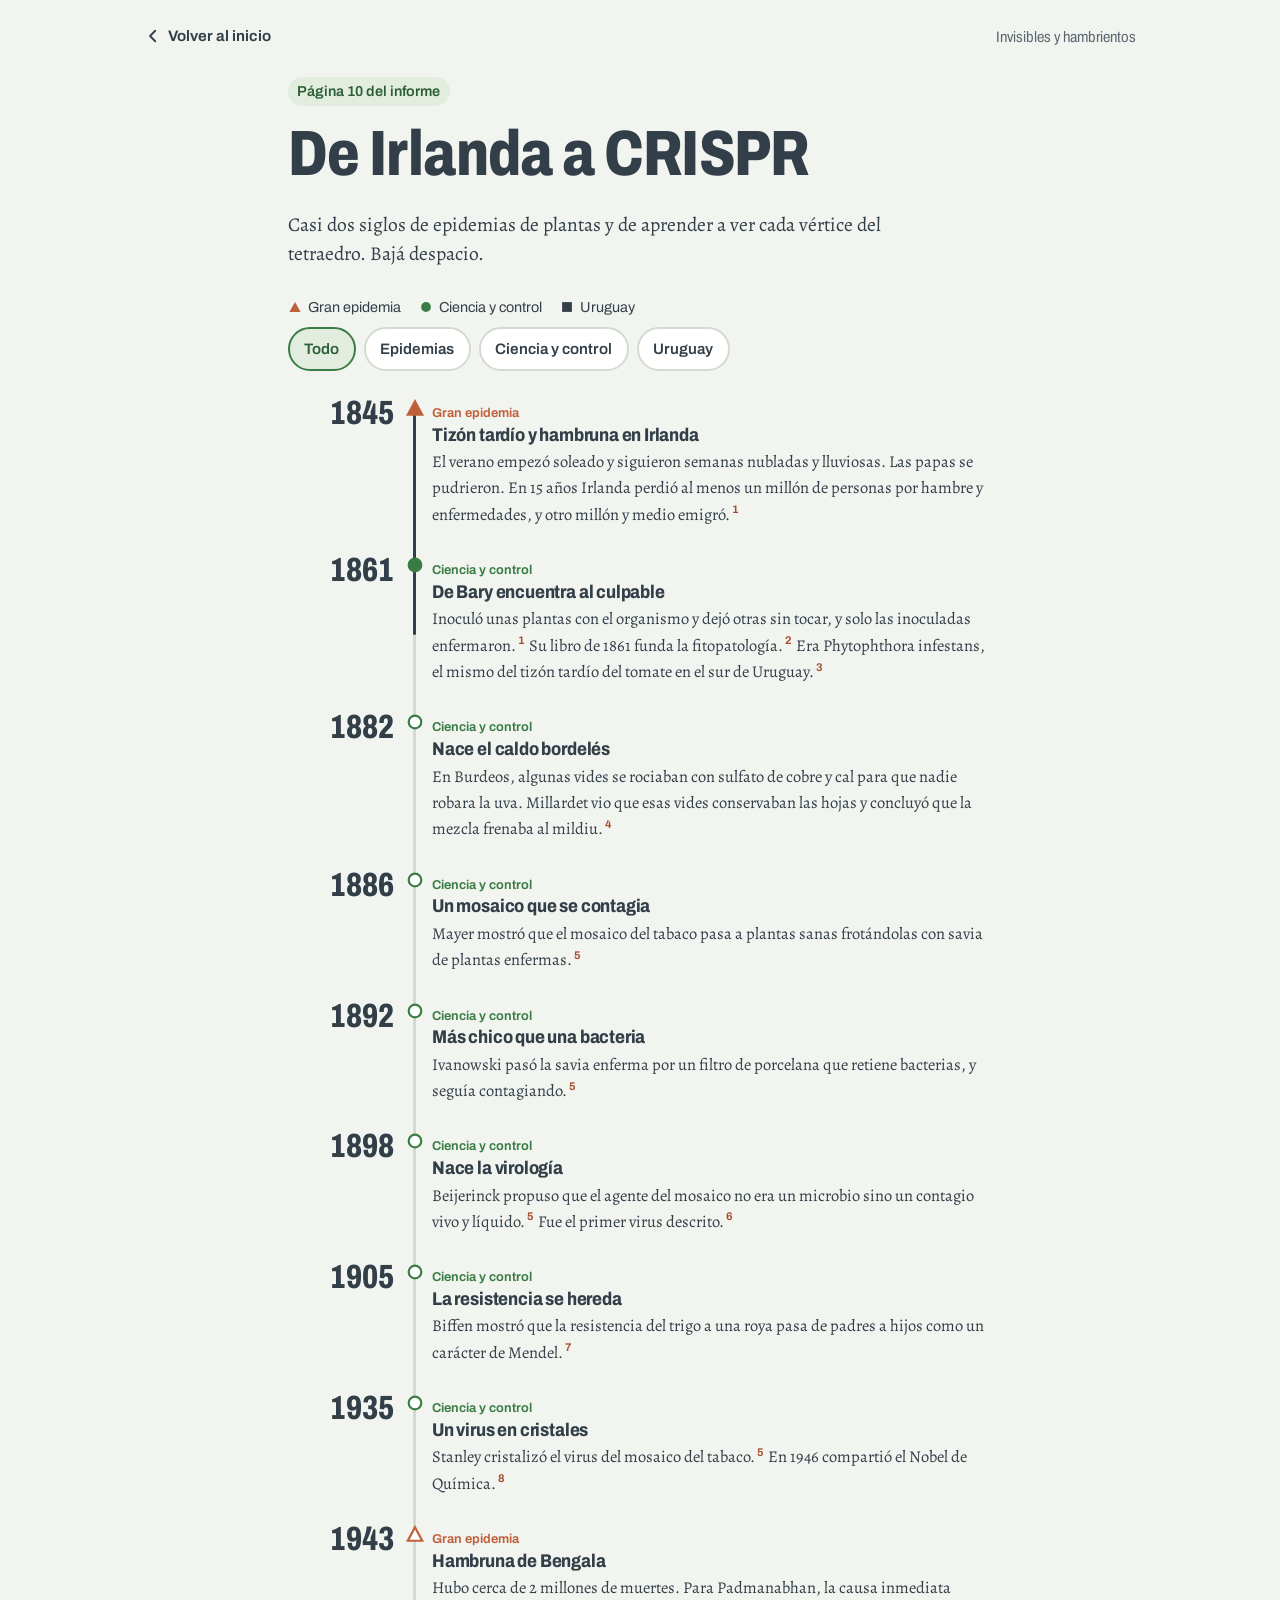
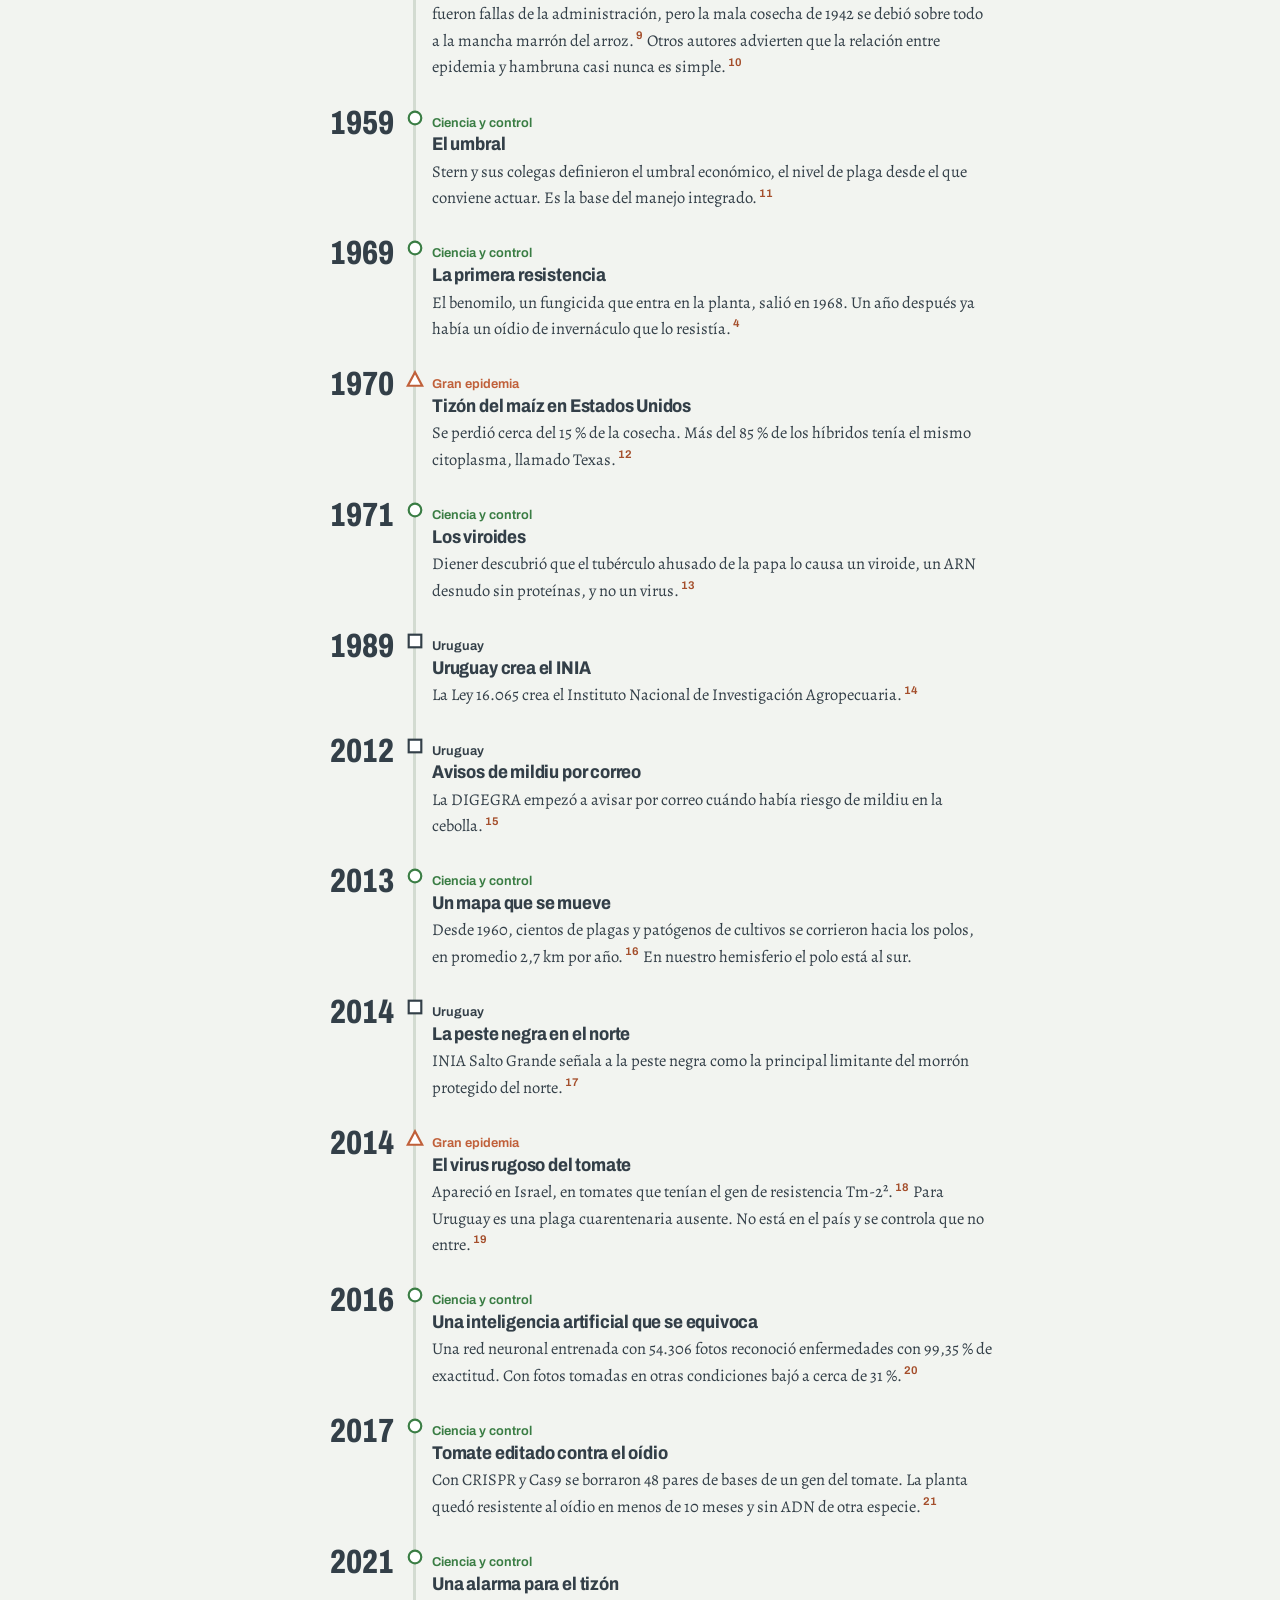
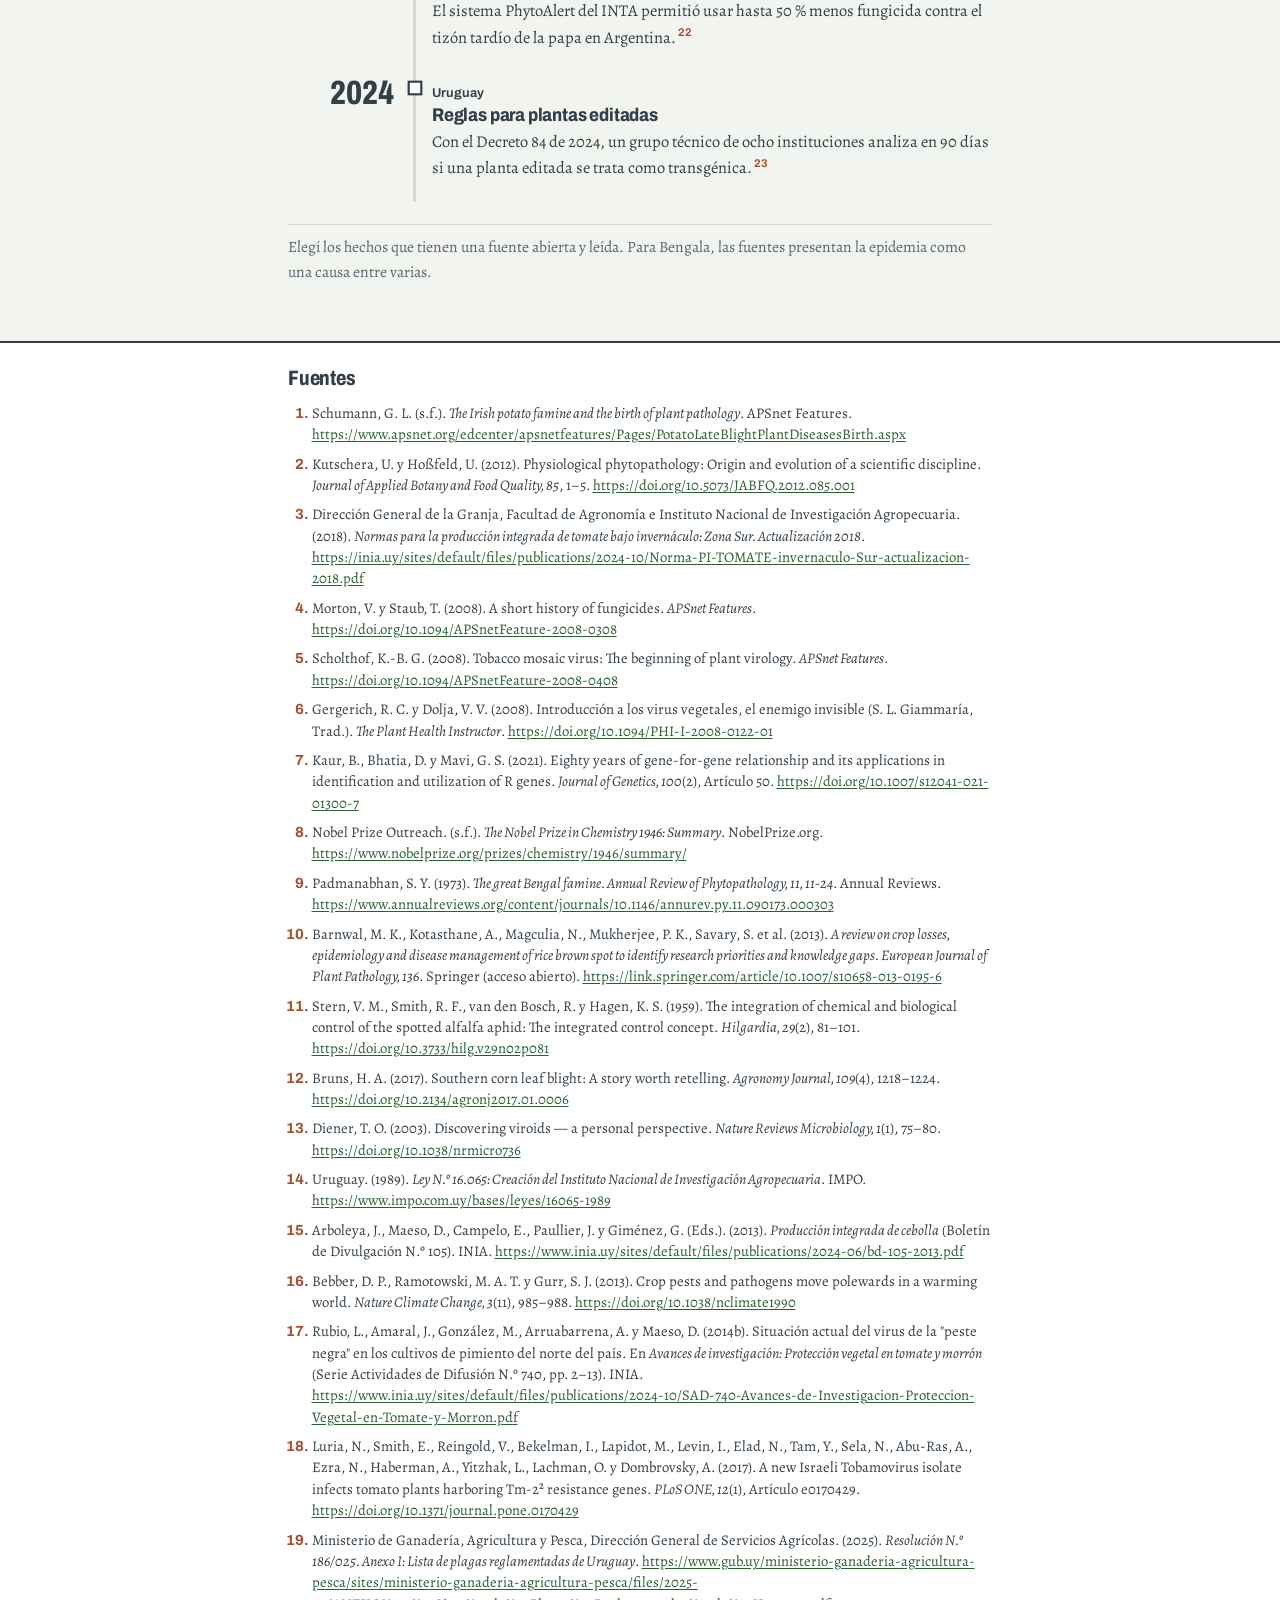
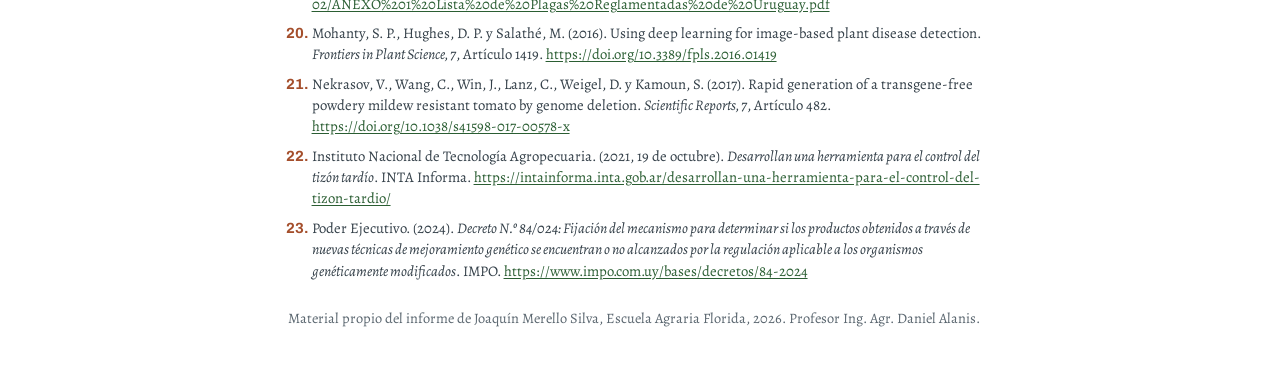
<file: historia/index.html>
<!doctype html>
<html lang="es">
<head>
<meta charset="utf-8">
<meta name="viewport" content="width=device-width, initial-scale=1">
<title>De Irlanda a CRISPR | Invisibles y hambrientos</title>
<meta name="description" content="Línea de tiempo de las grandes epidemias de plantas y de cómo se aprendió a frenarlas, de 1845 a hoy.">
<meta name="theme-color" content="#3A7D44">
<link rel="icon" href="../img/icono.svg" type="image/svg+xml">
<link rel="preconnect" href="https://fonts.googleapis.com"><link rel="preconnect" href="https://fonts.gstatic.com" crossorigin><link rel="stylesheet" href="https://fonts.googleapis.com/css2?family=Alegreya:ital,wght@0,400;0,500;0,700;1,400&amp;family=Archivo:wdth,wght@62..125,400..800&amp;display=swap">
<link rel="stylesheet" href="../estilo.css">
<style>
.filtros { display: flex; flex-wrap: wrap; gap: 8px; margin: 6px 0 26px; }
.linea { list-style: none; margin: 0; padding: 0; position: relative; --avance: 0; }
.linea::before, .linea::after { content: ""; position: absolute; left: 83px; top: 6px; width: 3px; border-radius: 3px; }
.linea::before { bottom: 6px; background: var(--linea); }
.linea::after { height: calc(var(--avance) * (100% - 12px)); background: var(--carbon); }
.hito { display: grid; grid-template-columns: 70px 30px 1fr; gap: 0 0; padding: 0 0 26px; position: relative; }
.hito[hidden] { display: none; }
.anio { font-family: var(--titulos); font-weight: 800; font-stretch: 72%; font-size: 1.6rem; line-height: 1; text-align: right; padding-right: 4px; color: var(--carbon); font-variant-numeric: tabular-nums; }
.marca { position: relative; z-index: 1; display: grid; justify-items: center; padding-top: 2px; }
.marca svg { width: 18px; height: 18px; }
.marca .forma { fill: var(--papel); stroke-width: 2.4; transition: fill .25s; }
.hito.visto .forma { fill: currentColor; }
.ep { color: var(--terra); }
.ci { color: var(--verde); }
.uy { color: var(--carbon); }
.texto h2 { font-size: 1.15rem; font-stretch: 88%; margin: 0 0 .25rem; }
.texto p { font-size: 1.03rem; margin: 0; }
.tipo { font-family: var(--titulos); font-size: .8rem; font-weight: 650; }
.leyenda-hist { display: flex; flex-wrap: wrap; gap: 6px 18px; font-family: var(--titulos); font-size: .9rem; margin: 0 0 8px; padding: 0; list-style: none; }
.leyenda-hist li { display: flex; align-items: center; gap: 6px; }
.leyenda-hist svg { width: 14px; height: 14px; }
@media (min-width: 760px) {
  .hito { grid-template-columns: 110px 34px 1fr; }
  .linea::before, .linea::after { left: 125px; }
  .anio { font-size: 2.1rem; }
}
</style>
</head>
<body>
<header class="tope"><a class="volver" href="../index.html"><svg viewBox="0 0 24 24" aria-hidden="true" fill="none" stroke="currentColor" stroke-width="2.4" stroke-linecap="round" stroke-linejoin="round"><path d="M15 5l-7 7 7 7"/></svg>Volver al inicio</a><span class="marca">Invisibles y hambrientos</span></header>
<main id="contenido">


<div class="envoltura">
  <header class="cabeza">
    <span class="pagina">Página 10 del informe</span>
    <h1>De Irlanda a CRISPR</h1>
    <p class="bajada">Casi dos siglos de epidemias de plantas y de aprender a ver cada vértice del tetraedro. Bajá despacio.</p>
  </header>

  <ul class="leyenda-hist" aria-hidden="true">
    <li><svg viewBox="0 0 20 20" class="ep"><path d="M10 3L18 17H2Z" fill="currentColor"/></svg>Gran epidemia</li>
    <li><svg viewBox="0 0 20 20" class="ci"><circle cx="10" cy="10" r="7" fill="currentColor"/></svg>Ciencia y control</li>
    <li><svg viewBox="0 0 20 20" class="uy"><rect x="3" y="3" width="14" height="14" fill="currentColor"/></svg>Uruguay</li>
  </ul>
  <fieldset class="opciones filtros">
    <legend class="oculto-visual">Mostrar</legend>
    <label><input type="radio" name="f" value="todo" checked><span>Todo</span></label>
    <label><input type="radio" name="f" value="ep"><span>Epidemias</span></label>
    <label><input type="radio" name="f" value="ci"><span>Ciencia y control</span></label>
    <label><input type="radio" name="f" value="uy"><span>Uruguay</span></label>
  </fieldset>

  <ol class="linea" id="linea"></ol>
  <p class="margen">Elegí los hechos que tienen una fuente abierta y leída. Para Bengala, las fuentes presentan la epidemia como una causa entre varias.</p>
</div>

<script>
(function () {
  var H = [
    ["1845", "ep", "Tizón tardío y hambruna en Irlanda", "El verano empezó soleado y siguieron semanas nubladas y lluviosas. Las papas se pudrieron. En 15 años Irlanda perdió al menos un millón de personas por hambre y enfermedades, y otro millón y medio emigró.<sup class='r'><a href='#f1' aria-label='Fuente 1'>1</a></sup>"],
    ["1861", "ci", "De Bary encuentra al culpable", "Inoculó unas plantas con el organismo y dejó otras sin tocar, y solo las inoculadas enfermaron.<sup class='r'><a href='#f1' aria-label='Fuente 1'>1</a></sup> Su libro de 1861 funda la fitopatología.<sup class='r'><a href='#f2' aria-label='Fuente 2'>2</a></sup> Era Phytophthora infestans, el mismo del tizón tardío del tomate en el sur de Uruguay.<sup class='r'><a href='#f3' aria-label='Fuente 3'>3</a></sup>"],
    ["1882", "ci", "Nace el caldo bordelés", "En Burdeos, algunas vides se rociaban con sulfato de cobre y cal para que nadie robara la uva. Millardet vio que esas vides conservaban las hojas y concluyó que la mezcla frenaba al mildiu.<sup class='r'><a href='#f4' aria-label='Fuente 4'>4</a></sup>"],
    ["1886", "ci", "Un mosaico que se contagia", "Mayer mostró que el mosaico del tabaco pasa a plantas sanas frotándolas con savia de plantas enfermas.<sup class='r'><a href='#f5' aria-label='Fuente 5'>5</a></sup>"],
    ["1892", "ci", "Más chico que una bacteria", "Ivanowski pasó la savia enferma por un filtro de porcelana que retiene bacterias, y seguía contagiando.<sup class='r'><a href='#f5' aria-label='Fuente 5'>5</a></sup>"],
    ["1898", "ci", "Nace la virología", "Beijerinck propuso que el agente del mosaico no era un microbio sino un contagio vivo y líquido.<sup class='r'><a href='#f5' aria-label='Fuente 5'>5</a></sup> Fue el primer virus descrito.<sup class='r'><a href='#f6' aria-label='Fuente 6'>6</a></sup>"],
    ["1905", "ci", "La resistencia se hereda", "Biffen mostró que la resistencia del trigo a una roya pasa de padres a hijos como un carácter de Mendel.<sup class='r'><a href='#f7' aria-label='Fuente 7'>7</a></sup>"],
    ["1935", "ci", "Un virus en cristales", "Stanley cristalizó el virus del mosaico del tabaco.<sup class='r'><a href='#f5' aria-label='Fuente 5'>5</a></sup> En 1946 compartió el Nobel de Química.<sup class='r'><a href='#f8' aria-label='Fuente 8'>8</a></sup>"],
    ["1943", "ep", "Hambruna de Bengala", "Hubo cerca de 2 millones de muertes. Para Padmanabhan, la causa inmediata fueron fallas de la administración, pero la mala cosecha de 1942 se debió sobre todo a la mancha marrón del arroz.<sup class='r'><a href='#f9' aria-label='Fuente 9'>9</a></sup> Otros autores advierten que la relación entre epidemia y hambruna casi nunca es simple.<sup class='r'><a href='#f10' aria-label='Fuente 10'>10</a></sup>"],
    ["1959", "ci", "El umbral", "Stern y sus colegas definieron el umbral económico, el nivel de plaga desde el que conviene actuar. Es la base del manejo integrado.<sup class='r'><a href='#f11' aria-label='Fuente 11'>11</a></sup>"],
    ["1969", "ci", "La primera resistencia", "El benomilo, un fungicida que entra en la planta, salió en 1968. Un año después ya había un oídio de invernáculo que lo resistía.<sup class='r'><a href='#f4' aria-label='Fuente 4'>4</a></sup>"],
    ["1970", "ep", "Tizón del maíz en Estados Unidos", "Se perdió cerca del 15 % de la cosecha. Más del 85 % de los híbridos tenía el mismo citoplasma, llamado Texas.<sup class='r'><a href='#f12' aria-label='Fuente 12'>12</a></sup>"],
    ["1971", "ci", "Los viroides", "Diener descubrió que el tubérculo ahusado de la papa lo causa un viroide, un ARN desnudo sin proteínas, y no un virus.<sup class='r'><a href='#f13' aria-label='Fuente 13'>13</a></sup>"],
    ["1989", "uy", "Uruguay crea el INIA", "La Ley 16.065 crea el Instituto Nacional de Investigación Agropecuaria.<sup class='r'><a href='#f14' aria-label='Fuente 14'>14</a></sup>"],
    ["2012", "uy", "Avisos de mildiu por correo", "La DIGEGRA empezó a avisar por correo cuándo había riesgo de mildiu en la cebolla.<sup class='r'><a href='#f15' aria-label='Fuente 15'>15</a></sup>"],
    ["2013", "ci", "Un mapa que se mueve", "Desde 1960, cientos de plagas y patógenos de cultivos se corrieron hacia los polos, en promedio 2,7 km por año.<sup class='r'><a href='#f16' aria-label='Fuente 16'>16</a></sup> En nuestro hemisferio el polo está al sur."],
    ["2014", "uy", "La peste negra en el norte", "INIA Salto Grande señala a la peste negra como la principal limitante del morrón protegido del norte.<sup class='r'><a href='#f17' aria-label='Fuente 17'>17</a></sup>"],
    ["2014", "ep", "El virus rugoso del tomate", "Apareció en Israel, en tomates que tenían el gen de resistencia Tm-2².<sup class='r'><a href='#f18' aria-label='Fuente 18'>18</a></sup> Para Uruguay es una plaga cuarentenaria ausente. No está en el país y se controla que no entre.<sup class='r'><a href='#f19' aria-label='Fuente 19'>19</a></sup>"],
    ["2016", "ci", "Una inteligencia artificial que se equivoca", "Una red neuronal entrenada con 54.306 fotos reconoció enfermedades con 99,35 % de exactitud. Con fotos tomadas en otras condiciones bajó a cerca de 31 %.<sup class='r'><a href='#f20' aria-label='Fuente 20'>20</a></sup>"],
    ["2017", "ci", "Tomate editado contra el oídio", "Con CRISPR y Cas9 se borraron 48 pares de bases de un gen del tomate. La planta quedó resistente al oídio en menos de 10 meses y sin ADN de otra especie.<sup class='r'><a href='#f21' aria-label='Fuente 21'>21</a></sup>"],
    ["2021", "ci", "Una alarma para el tizón", "El sistema PhytoAlert del INTA permitió usar hasta 50 % menos fungicida contra el tizón tardío de la papa en Argentina.<sup class='r'><a href='#f22' aria-label='Fuente 22'>22</a></sup>"],
    ["2024", "uy", "Reglas para plantas editadas", "Con el Decreto 84 de 2024, un grupo técnico de ocho instituciones analiza en 90 días si una planta editada se trata como transgénica.<sup class='r'><a href='#f23' aria-label='Fuente 23'>23</a></sup>"]
  ];
  var NOMBRE = { ep: "Gran epidemia", ci: "Ciencia y control", uy: "Uruguay" };
  var FORMA = { ep: '<path class="forma" d="M10 2.5L18 17.5H2Z" stroke="currentColor"/>', ci: '<circle class="forma" cx="10" cy="10" r="7" stroke="currentColor"/>', uy: '<rect class="forma" x="3" y="3" width="14" height="14" stroke="currentColor"/>' };
  var lista = document.getElementById("linea");
  lista.innerHTML = H.map(function (h) {
    return '<li class="hito" data-c="' + h[1] + '"><span class="anio">' + h[0] + '</span><span class="marca ' + h[1] + '"><svg viewBox="0 0 20 20" aria-hidden="true">' + FORMA[h[1]] + '</svg></span><div class="texto"><span class="tipo ' + h[1] + '">' + NOMBRE[h[1]] + "</span><h2>" + h[2] + "</h2><p>" + h[3] + "</p></div></li>";
  }).join("");

  var hitos = [].slice.call(lista.children);
  function avance() {
    var r = lista.getBoundingClientRect();
    var meta = window.innerHeight * 0.7;
    var a = Math.max(0, Math.min(1, (meta - r.top) / r.height));
    lista.style.setProperty("--avance", a);
    hitos.forEach(function (h) { if (!h.hidden) h.classList.toggle("visto", h.getBoundingClientRect().top < meta); });
  }
  var pedido = false;
  window.addEventListener("scroll", function () { if (!pedido) { pedido = true; requestAnimationFrame(function () { pedido = false; avance(); }); } }, { passive: true });
  window.addEventListener("resize", avance);
  document.querySelectorAll("input[name=f]").forEach(function (r) {
    r.addEventListener("change", function () {
      hitos.forEach(function (h) { h.hidden = !(r.value === "todo" || h.dataset.c === r.value); });
      avance();
    });
  });
  avance();
})();
</script>

</main>
<footer class="pie-fuentes"><div class="envoltura"><h2 id="fuentes">Fuentes</h2><ol><li id="f1">Schumann, G. L. (s.f.). <em>The Irish potato famine and the birth of plant pathology</em>. APSnet Features. <a href="https://www.apsnet.org/edcenter/apsnetfeatures/Pages/PotatoLateBlightPlantDiseasesBirth.aspx">https://www.apsnet.org/edcenter/apsnetfeatures/Pages/PotatoLateBlightPlantDiseasesBirth.aspx</a></li><li id="f2">Kutschera, U. y Hoßfeld, U. (2012). Physiological phytopathology: Origin and evolution of a scientific discipline. <em>Journal of Applied Botany and Food Quality, 85</em>, 1–5. <a href="https://doi.org/10.5073/JABFQ.2012.085.001">https://doi.org/10.5073/JABFQ.2012.085.001</a></li><li id="f3">Dirección General de la Granja, Facultad de Agronomía e Instituto Nacional de Investigación Agropecuaria. (2018). <em>Normas para la producción integrada de tomate bajo invernáculo: Zona Sur. Actualización 2018</em>. <a href="https://inia.uy/sites/default/files/publications/2024-10/Norma-PI-TOMATE-invernaculo-Sur-actualizacion-2018.pdf">https://inia.uy/sites/default/files/publications/2024-10/Norma-PI-TOMATE-invernaculo-Sur-actualizacion-2018.pdf</a></li><li id="f4">Morton, V. y Staub, T. (2008). A short history of fungicides. <em>APSnet Features</em>. <a href="https://doi.org/10.1094/APSnetFeature-2008-0308">https://doi.org/10.1094/APSnetFeature-2008-0308</a></li><li id="f5">Scholthof, K.-B. G. (2008). Tobacco mosaic virus: The beginning of plant virology. <em>APSnet Features</em>. <a href="https://doi.org/10.1094/APSnetFeature-2008-0408">https://doi.org/10.1094/APSnetFeature-2008-0408</a></li><li id="f6">Gergerich, R. C. y Dolja, V. V. (2008). Introducción a los virus vegetales, el enemigo invisible (S. L. Giammaría, Trad.). <em>The Plant Health Instructor</em>. <a href="https://doi.org/10.1094/PHI-I-2008-0122-01">https://doi.org/10.1094/PHI-I-2008-0122-01</a></li><li id="f7">Kaur, B., Bhatia, D. y Mavi, G. S. (2021). Eighty years of gene-for-gene relationship and its applications in identification and utilization of R genes. <em>Journal of Genetics, 100</em>(2), Artículo 50. <a href="https://doi.org/10.1007/s12041-021-01300-7">https://doi.org/10.1007/s12041-021-01300-7</a></li><li id="f8">Nobel Prize Outreach. (s.f.). <em>The Nobel Prize in Chemistry 1946: Summary</em>. NobelPrize.org. <a href="https://www.nobelprize.org/prizes/chemistry/1946/summary/">https://www.nobelprize.org/prizes/chemistry/1946/summary/</a></li><li id="f9">Padmanabhan, S. Y. (1973). <em>The great Bengal famine. Annual Review of Phytopathology, 11, 11-24</em>. Annual Reviews. <a href="https://www.annualreviews.org/content/journals/10.1146/annurev.py.11.090173.000303">https://www.annualreviews.org/content/journals/10.1146/annurev.py.11.090173.000303</a></li><li id="f10">Barnwal, M. K., Kotasthane, A., Magculia, N., Mukherjee, P. K., Savary, S. et al. (2013). <em>A review on crop losses, epidemiology and disease management of rice brown spot to identify research priorities and knowledge gaps. European Journal of Plant Pathology, 136</em>. Springer (acceso abierto). <a href="https://link.springer.com/article/10.1007/s10658-013-0195-6">https://link.springer.com/article/10.1007/s10658-013-0195-6</a></li><li id="f11">Stern, V. M., Smith, R. F., van den Bosch, R. y Hagen, K. S. (1959). The integration of chemical and biological control of the spotted alfalfa aphid: The integrated control concept. <em>Hilgardia, 29</em>(2), 81–101. <a href="https://doi.org/10.3733/hilg.v29n02p081">https://doi.org/10.3733/hilg.v29n02p081</a></li><li id="f12">Bruns, H. A. (2017). Southern corn leaf blight: A story worth retelling. <em>Agronomy Journal, 109</em>(4), 1218–1224. <a href="https://doi.org/10.2134/agronj2017.01.0006">https://doi.org/10.2134/agronj2017.01.0006</a></li><li id="f13">Diener, T. O. (2003). Discovering viroids — a personal perspective. <em>Nature Reviews Microbiology, 1</em>(1), 75–80. <a href="https://doi.org/10.1038/nrmicro736">https://doi.org/10.1038/nrmicro736</a></li><li id="f14">Uruguay. (1989). <em>Ley N.º 16.065: Creación del Instituto Nacional de Investigación Agropecuaria</em>. IMPO. <a href="https://www.impo.com.uy/bases/leyes/16065-1989">https://www.impo.com.uy/bases/leyes/16065-1989</a></li><li id="f15">Arboleya, J., Maeso, D., Campelo, E., Paullier, J. y Giménez, G. (Eds.). (2013). <em>Producción integrada de cebolla</em> (Boletín de Divulgación N.º 105). INIA. <a href="https://www.inia.uy/sites/default/files/publications/2024-06/bd-105-2013.pdf">https://www.inia.uy/sites/default/files/publications/2024-06/bd-105-2013.pdf</a></li><li id="f16">Bebber, D. P., Ramotowski, M. A. T. y Gurr, S. J. (2013). Crop pests and pathogens move polewards in a warming world. <em>Nature Climate Change, 3</em>(11), 985–988. <a href="https://doi.org/10.1038/nclimate1990">https://doi.org/10.1038/nclimate1990</a></li><li id="f17">Rubio, L., Amaral, J., González, M., Arruabarrena, A. y Maeso, D. (2014b). Situación actual del virus de la "peste negra" en los cultivos de pimiento del norte del país. En <em>Avances de investigación: Protección vegetal en tomate y morrón</em> (Serie Actividades de Difusión N.º 740, pp. 2–13). INIA. <a href="https://www.inia.uy/sites/default/files/publications/2024-10/SAD-740-Avances-de-Investigacion-Proteccion-Vegetal-en-Tomate-y-Morron.pdf">https://www.inia.uy/sites/default/files/publications/2024-10/SAD-740-Avances-de-Investigacion-Proteccion-Vegetal-en-Tomate-y-Morron.pdf</a></li><li id="f18">Luria, N., Smith, E., Reingold, V., Bekelman, I., Lapidot, M., Levin, I., Elad, N., Tam, Y., Sela, N., Abu-Ras, A., Ezra, N., Haberman, A., Yitzhak, L., Lachman, O. y Dombrovsky, A. (2017). A new Israeli Tobamovirus isolate infects tomato plants harboring Tm-2² resistance genes. <em>PLoS ONE, 12</em>(1), Artículo e0170429. <a href="https://doi.org/10.1371/journal.pone.0170429">https://doi.org/10.1371/journal.pone.0170429</a></li><li id="f19">Ministerio de Ganadería, Agricultura y Pesca, Dirección General de Servicios Agrícolas. (2025). <em>Resolución N.º 186/025. Anexo I: Lista de plagas reglamentadas de Uruguay</em>. <a href="https://www.gub.uy/ministerio-ganaderia-agricultura-pesca/sites/ministerio-ganaderia-agricultura-pesca/files/2025-02/ANEXO%201%20Lista%20de%20Plagas%20Reglamentadas%20de%20Uruguay.pdf">https://www.gub.uy/ministerio-ganaderia-agricultura-pesca/sites/ministerio-ganaderia-agricultura-pesca/files/2025-02/ANEXO%201%20Lista%20de%20Plagas%20Reglamentadas%20de%20Uruguay.pdf</a></li><li id="f20">Mohanty, S. P., Hughes, D. P. y Salathé, M. (2016). Using deep learning for image-based plant disease detection. <em>Frontiers in Plant Science, 7</em>, Artículo 1419. <a href="https://doi.org/10.3389/fpls.2016.01419">https://doi.org/10.3389/fpls.2016.01419</a></li><li id="f21">Nekrasov, V., Wang, C., Win, J., Lanz, C., Weigel, D. y Kamoun, S. (2017). Rapid generation of a transgene-free powdery mildew resistant tomato by genome deletion. <em>Scientific Reports, 7</em>, Artículo 482. <a href="https://doi.org/10.1038/s41598-017-00578-x">https://doi.org/10.1038/s41598-017-00578-x</a></li><li id="f22">Instituto Nacional de Tecnología Agropecuaria. (2021, 19 de octubre). <em>Desarrollan una herramienta para el control del tizón tardío</em>. INTA Informa. <a href="https://intainforma.inta.gob.ar/desarrollan-una-herramienta-para-el-control-del-tizon-tardio/">https://intainforma.inta.gob.ar/desarrollan-una-herramienta-para-el-control-del-tizon-tardio/</a></li><li id="f23">Poder Ejecutivo. (2024). <em>Decreto N.º 84/024: Fijación del mecanismo para determinar si los productos obtenidos a través de nuevas técnicas de mejoramiento genético se encuentran o no alcanzados por la regulación aplicable a los organismos genéticamente modificados</em>. IMPO. <a href="https://www.impo.com.uy/bases/decretos/84-2024">https://www.impo.com.uy/bases/decretos/84-2024</a></li></ol><p class="firma">Material propio del informe de Joaquín Merello Silva, Escuela Agraria Florida, 2026. Profesor Ing. Agr. Daniel Alanis.</p></div></footer>
<script>
if ('serviceWorker' in navigator && location.protocol.indexOf('http') === 0) {
  navigator.serviceWorker.register('../sw.js').then(function () { return navigator.serviceWorker.ready; }).then(function () {
    if (!window.caches) return;
    var urls = [location.href.split('#')[0]];
    document.querySelectorAll('img[src], link[rel=stylesheet]').forEach(function (e) {
      var u = e.src || e.href;
      if (u.indexOf(location.origin) === 0) urls.push(u);
    });
    caches.open('iyh-v1').then(function (c) { urls.forEach(function (u) { c.add(u).catch(function () {}); }); });
  }).catch(function () {});
}
</script>
</body>
</html>
</file>
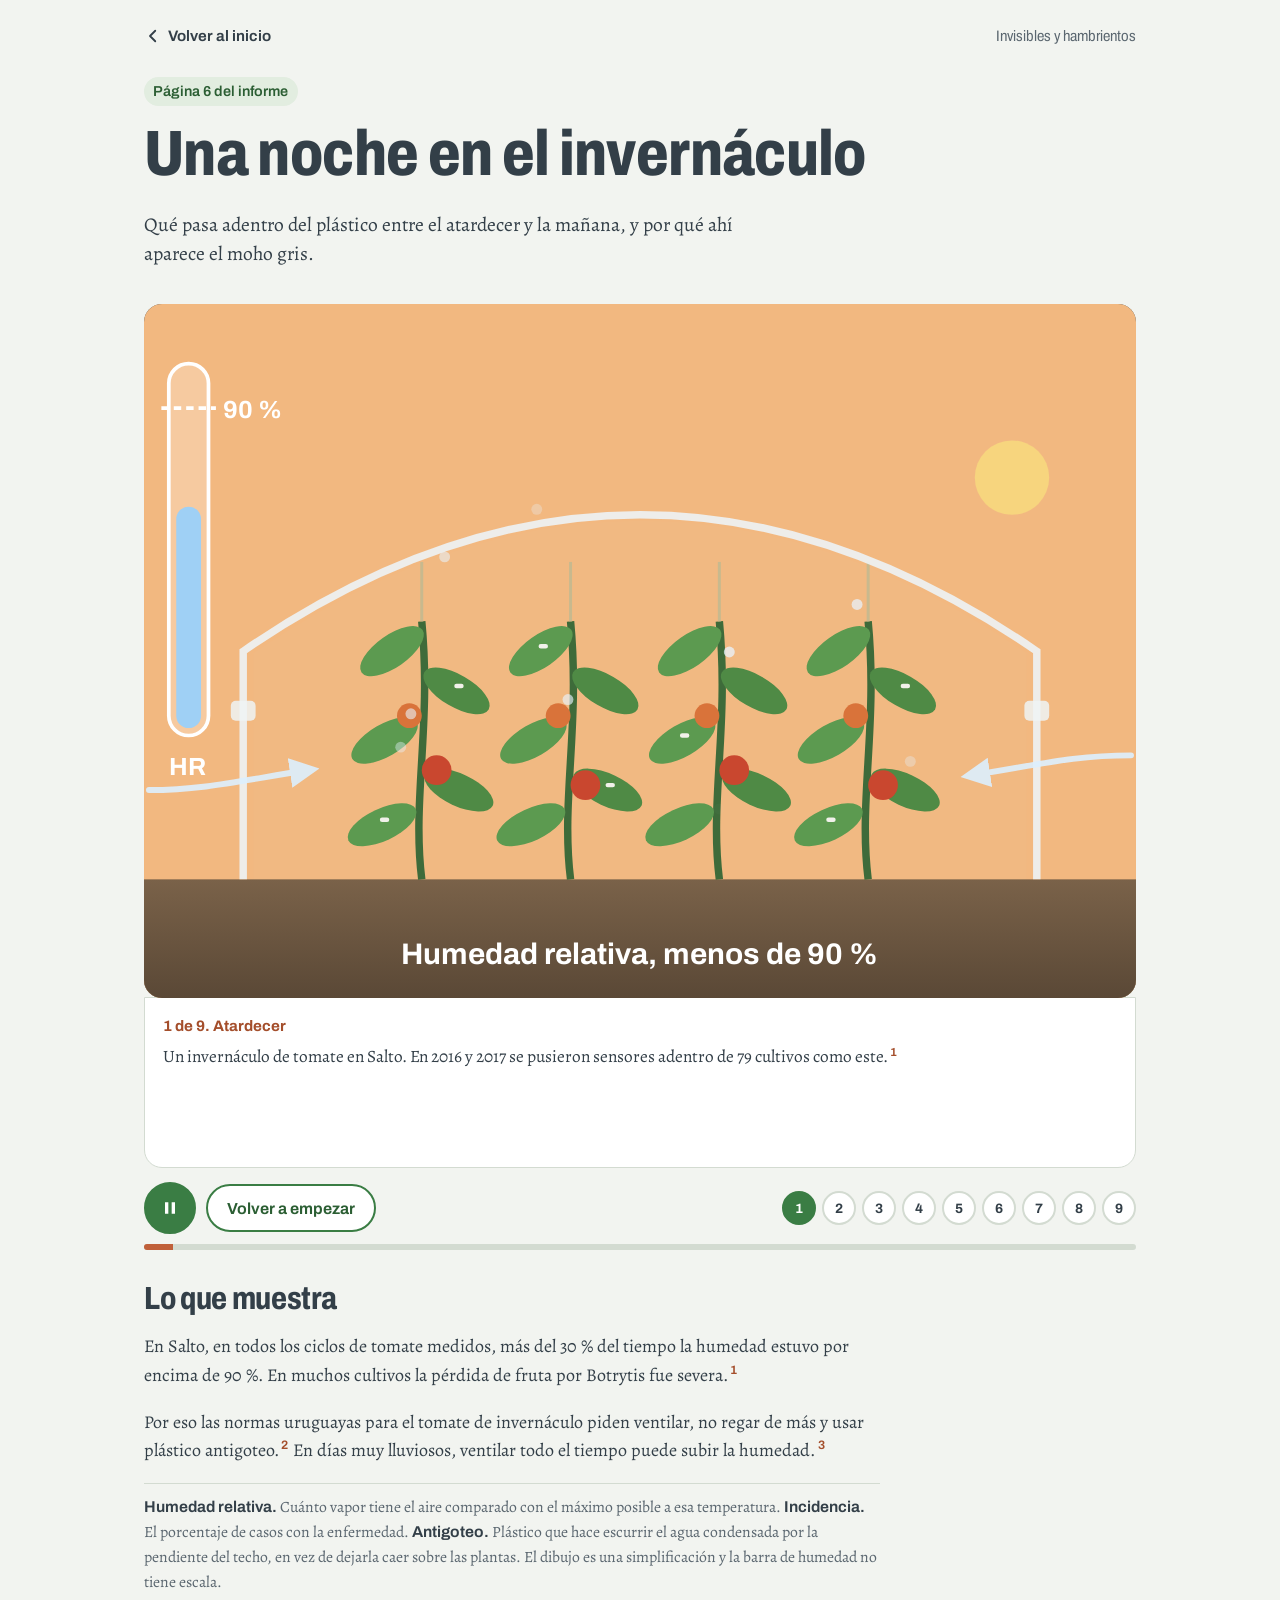
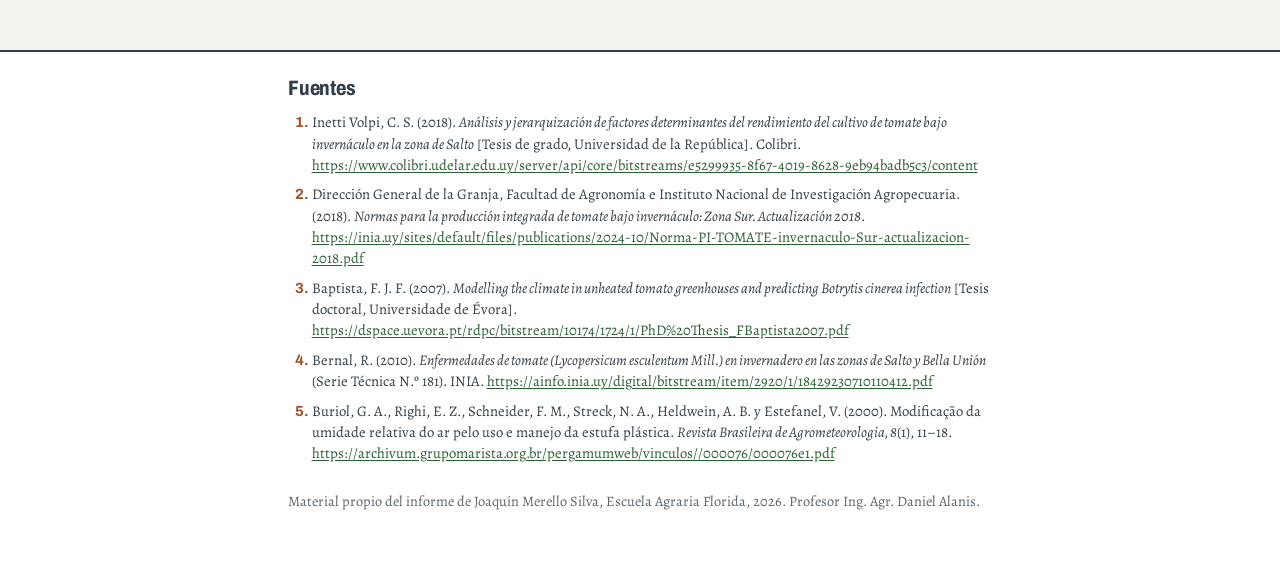
<file: invernaculo/index.html>
<!doctype html>
<html lang="es">
<head>
<meta charset="utf-8">
<meta name="viewport" content="width=device-width, initial-scale=1">
<title>Una noche en el invernáculo | Invisibles y hambrientos</title>
<meta name="description" content="Animación de un minuto. Cómo un invernáculo cerrado de noche junta humedad, gotea y deja germinar al moho gris, y qué cambia al ventilar.">
<meta name="theme-color" content="#3A7D44">
<link rel="icon" href="../img/icono.svg" type="image/svg+xml">
<link rel="preconnect" href="https://fonts.googleapis.com"><link rel="preconnect" href="https://fonts.gstatic.com" crossorigin><link rel="stylesheet" href="https://fonts.googleapis.com/css2?family=Alegreya:ital,wght@0,400;0,500;0,700;1,400&amp;family=Archivo:wdth,wght@62..125,400..800&amp;display=swap">
<link rel="stylesheet" href="../estilo.css">
<style>
.escenario { background: var(--carbon); border-radius: 18px; overflow: hidden; margin: 8px 0 0; }
.escenario svg { display: block; width: 100%; height: auto; }
.escenario text { font-family: var(--titulos); }
.controles { display: flex; flex-wrap: wrap; gap: 10px; align-items: center; margin: 14px 0 10px; }
.pasos { display: flex; gap: 6px; flex-wrap: wrap; margin-left: auto; }
.pasos button {
  width: 34px; height: 34px; border-radius: 50%; border: 2px solid var(--linea); background: var(--papel);
  font-family: var(--titulos); font-weight: 700; font-size: .85rem; color: var(--carbon); cursor: pointer; padding: 0;
}
.pasos button.hecho { border-color: var(--verde); }
.pasos button[aria-current=step] { background: var(--verde); border-color: var(--verde); color: #fff; }
.progreso { height: 6px; background: var(--linea); border-radius: 99px; overflow: hidden; }
.progreso i { display: block; height: 100%; width: 0; background: var(--terra); }
.leyenda-paso { min-height: 9.5em; background: var(--papel); border: 1px solid var(--linea); border-radius: 0 0 18px 18px; padding: 16px 18px 10px; margin-top: -1px; }
.leyenda-paso .cuando { font-family: var(--titulos); font-weight: 700; color: var(--terra-texto); font-size: .95rem; margin-bottom: .3rem; }
.leyenda-paso p { font-size: 1.08rem; margin-bottom: .5rem; }
.lisboa { display: grid; gap: 12px; margin: 10px 0 6px; }
.lisboa h3 { font-size: 1rem; margin: 0 0 .25rem; }
.par { display: grid; grid-template-columns: 6.6em 1fr; gap: 4px 10px; align-items: center; font-family: var(--titulos); font-size: .9rem; }
.par .b { height: 18px; border-radius: 3px; display: flex; align-items: center; justify-content: flex-end; padding-right: 6px; color: #fff; font-weight: 700; font-size: .82rem; min-width: 3.2em; }
.par .cerr { background: var(--terra); }
.par .vent { background: var(--verde); }
.boton-redondo { width: 52px; height: 52px; padding: 0; }
</style>
</head>
<body>
<header class="tope"><a class="volver" href="../index.html"><svg viewBox="0 0 24 24" aria-hidden="true" fill="none" stroke="currentColor" stroke-width="2.4" stroke-linecap="round" stroke-linejoin="round"><path d="M15 5l-7 7 7 7"/></svg>Volver al inicio</a><span class="marca">Invisibles y hambrientos</span></header>
<main id="contenido">


<div class="envoltura ancha">
  <header class="cabeza">
    <span class="pagina">Página 6 del informe</span>
    <h1>Una noche en el invernáculo</h1>
    <p class="bajada">Qué pasa adentro del plástico entre el atardecer y la mañana, y por qué ahí aparece el moho gris.</p>
  </header>

  <div class="escenario">
    <svg id="escena" viewBox="0 0 400 280" role="img" aria-labelledby="esc-tit">
      <title id="esc-tit">Corte de un invernáculo de tomate de noche. Sube la humedad, el plástico gotea y germinan esporas en las hojas.</title>
      <defs>
        <linearGradient id="suelo" x1="0" y1="0" x2="0" y2="1"><stop offset="0" stop-color="#7A6249"/><stop offset="1" stop-color="#5A4836"/></linearGradient>
        <marker id="punta" viewBox="0 0 10 10" refX="6" refY="5" markerWidth="5" markerHeight="5" orient="auto"><path d="M0 0L10 5L0 10z" fill="#DDF0FF"/></marker>
      </defs>
      <rect id="cielo" width="400" height="280" fill="#F2B880"/>
      <g id="estrellas" fill="#fff" opacity="0">
        <circle cx="60" cy="30" r="1.2"/><circle cx="150" cy="18" r="1"/><circle cx="250" cy="26" r="1.3"/><circle cx="330" cy="14" r="1"/><circle cx="380" cy="48" r="1.1"/><circle cx="105" cy="52" r="1"/><circle cx="300" cy="60" r="1"/>
      </g>
      <circle id="sol" cx="350" cy="70" r="15" fill="#F7D57E"/>
      <circle id="luna" cx="70" cy="40" r="9" fill="#EEF2F5" opacity="0"/>
      <rect y="232" width="400" height="48" fill="url(#suelo)"/>
      <path id="aire" d="M44 232 L44 141 Q200 34 356 141 L356 232 Z" fill="#B9CFE0" opacity="0"/>
      <g id="plantas"></g>
      <g id="esporas"></g>
      <g id="vapor" fill="#E8F4FF"></g>
      <g id="caen" fill="#BFE3FF"></g>
      <path d="M40 232 L40 140 Q200 30 360 140 L360 232" fill="none" stroke="#EEF3F5" stroke-width="3" opacity=".9"/>
      <g id="gotas" fill="#CFEAFF" stroke="#8FB9D8" stroke-width=".6"></g>
      <rect id="vent-i" x="35" y="160" width="10" height="62" rx="2" fill="#EEF3F5" opacity=".85"/>
      <rect id="vent-d" x="355" y="160" width="10" height="62" rx="2" fill="#EEF3F5" opacity=".85"/>
      <g id="corriente" stroke="#DDF0FF" stroke-width="2.4" fill="none" stroke-linecap="round" opacity="0" marker-end="url(#punta)">
        <path d="M2 196 C24 196 40 192 66 188"/><path d="M398 182 C374 182 360 186 334 190"/>
      </g>
      <g transform="translate(10 24)">
        <rect width="16" height="150" rx="8" fill="rgba(255,255,255,.25)" stroke="#fff" stroke-width="1.5"/>
        <rect id="hr-barra" x="3" y="147" width="10" height="0" rx="5" fill="#9FD0F5"/>
        <line x1="-3" x2="19" y1="18" y2="18" stroke="#fff" stroke-width="1.5" stroke-dasharray="3 2"/>
        <text x="22" y="22" font-size="10" fill="#fff" font-weight="700">90 %</text>
        <text x="0" y="166" font-size="10" fill="#fff" font-weight="700">HR</text>
      </g>
      <text id="hr-texto" x="200" y="266" text-anchor="middle" font-size="12" font-weight="700" fill="#fff"></text>
    </svg>
  </div>
  <div class="leyenda-paso" aria-live="polite" id="leyenda"></div>

  <div class="controles">
    <button class="boton boton-redondo" id="play" type="button" aria-label="Reproducir"></button>
    <button class="boton claro" id="reinicio" type="button">Volver a empezar</button>
    <div class="pasos" id="pasos" role="group" aria-label="Ir a un paso"></div>
  </div>
  <div class="progreso" aria-hidden="true"><i id="barra"></i></div>

  <div class="envoltura" style="padding:0;margin:2rem 0 0">
    <h2>Lo que muestra</h2>
    <p>En Salto, en todos los ciclos de tomate medidos, más del 30 % del tiempo la humedad estuvo por encima de 90 %. En muchos cultivos la pérdida de fruta por Botrytis fue severa.<sup class='r'><a href='#f1' aria-label='Fuente 1'>1</a></sup></p>
    <p>Por eso las normas uruguayas para el tomate de invernáculo piden ventilar, no regar de más y usar plástico antigoteo.<sup class='r'><a href='#f2' aria-label='Fuente 2'>2</a></sup> En días muy lluviosos, ventilar todo el tiempo puede subir la humedad.<sup class='r'><a href='#f3' aria-label='Fuente 3'>3</a></sup></p>
    <p class="margen"><b>Humedad relativa.</b> Cuánto vapor tiene el aire comparado con el máximo posible a esa temperatura. <b>Incidencia.</b> El porcentaje de casos con la enfermedad. <b>Antigoteo.</b> Plástico que hace escurrir el agua condensada por la pendiente del techo, en vez de dejarla caer sobre las plantas. El dibujo es una simplificación y la barra de humedad no tiene escala.</p>
  </div>
</div>

<script>
(function () {
  var NS = "http://www.w3.org/2000/svg";
  var $ = function (id) { return document.getElementById(id); };
  var reducido = window.matchMedia("(prefers-reduced-motion: reduce)").matches;
  var DUR = 6;

  var PASOS = [
    { c: "Atardecer", t: "Un invernáculo de tomate en Salto. En 2016 y 2017 se pusieron sensores adentro de 79 cultivos como este.<sup class='r'><a href='#f1' aria-label='Fuente 1'>1</a></sup>" },
    { c: "Cae el sol", t: "El invernáculo se cierra para guardar el calor. Desde mediados de mayo los productores lo abren menos.<sup class='r'><a href='#f4' aria-label='Fuente 4'>4</a></sup>" },
    { c: "Primeras horas de la noche", t: "Las plantas siguen transpirando, o sea, largan vapor de agua por las hojas. Si el aire no se renueva, el vapor queda adentro.<sup class='r'><a href='#f5' aria-label='Fuente 5'>5</a></sup>" },
    { c: "Medianoche", t: "La humedad relativa pasa del 90 %. En un invernáculo de tomate del sur de Brasil la humedad fue más alta adentro que afuera durante toda la noche.<sup class='r'><a href='#f5' aria-label='Fuente 5'>5</a></sup>" },
    { c: "Madrugada", t: "El plástico se enfría y el vapor se condensa en su cara interna. Las gotas caen sobre las hojas.<sup class='r'><a href='#f5' aria-label='Fuente 5'>5</a></sup> El plástico antigoteo las hace escurrir por la pendiente del techo.<sup class='r'><a href='#f2' aria-label='Fuente 2'>2</a></sup>" },
    { c: "Antes del amanecer", t: "Con más de 90 % de humedad germinan las esporas de Botrytis cinerea, el hongo del moho gris.<sup class='r'><a href='#f4' aria-label='Fuente 4'>4</a></sup> En Salto, los tomates plantados en marzo de 2016 pasaron 2.572 horas así, el 42 % del ciclo.<sup class='r'><a href='#f1' aria-label='Fuente 1'>1</a></sup>" },
    { c: "Amanece", t: "Se abren los costados y entra aire más seco. La humedad baja.", },
    { c: "Media mañana", t: "En el invernáculo de Brasil la humedad fue menor adentro que afuera solo entre las 8 y las 14 horas.<sup class='r'><a href='#f5' aria-label='Fuente 5'>5</a></sup> El resto del día y toda la noche, el aire de adentro estuvo más húmedo." },
    { c: "¿Qué pasa si se ventila de noche?", t: "En Lisboa compararon dos invernáculos iguales. Uno se cerraba de noche y el otro quedaba ventilado.<sup class='r'><a href='#f3' aria-label='Fuente 3'>3</a></sup>", lisboa: true }
  ];
  var TOTAL = PASOS.length * DUR;

  // estado al final de cada paso: cielo, sol, luna, estrellas, ventilación, vapor, condensación, goteo, esporas, humedad
  var K = [
    { cielo: [242, 184, 128], sol: 70, luna: 0, est: 0, vent: 1, vap: .3, cond: 0, goteo: 0, esp: 0, hr: .62 },
    { cielo: [196, 120, 112], sol: 150, luna: .3, est: .2, vent: 0, vap: .5, cond: 0, goteo: 0, esp: 0, hr: .72 },
    { cielo: [52, 66, 92], sol: 230, luna: 1, est: .9, vent: 0, vap: 1, cond: .2, goteo: 0, esp: 0, hr: .86 },
    { cielo: [36, 50, 74], sol: 260, luna: 1, est: 1, vent: 0, vap: 1, cond: .55, goteo: 0, esp: 0, hr: .95 },
    { cielo: [36, 50, 74], sol: 260, luna: 1, est: 1, vent: 0, vap: .8, cond: 1, goteo: 1, esp: .15, hr: .98 },
    { cielo: [58, 70, 96], sol: 260, luna: .8, est: .6, vent: 0, vap: .7, cond: 1, goteo: 1, esp: 1, hr: .99 },
    { cielo: [238, 196, 160], sol: 150, luna: 0, est: 0, vent: 1, vap: .3, cond: .4, goteo: .2, esp: 1, hr: .8 },
    { cielo: [190, 221, 235], sol: 70, luna: 0, est: 0, vent: 1, vap: .15, cond: 0, goteo: 0, esp: 1, hr: .58 },
    { cielo: [36, 50, 74], sol: 260, luna: 1, est: 1, vent: 1, vap: .4, cond: .1, goteo: 0, esp: .3, hr: .8 }
  ];

  function el(tag, at, padre) { var e = document.createElementNS(NS, tag); for (var k in at) e.setAttribute(k, at[k]); padre.appendChild(e); return e; }

  // plantas de tomate
  var PLANTAS = [112, 172, 232, 292];
  var HOJAS = [];
  var gP = $("plantas");
  PLANTAS.forEach(function (x, i) {
    el("path", { d: "M" + x + " 232 C" + (x - 4) + " 200 " + (x + 4) + " 170 " + x + " 128", stroke: "#3E6B3A", "stroke-width": 3, fill: "none" }, gP);
    el("line", { x1: x, y1: 128, x2: x, y2: 104, stroke: "#C8B98E", "stroke-width": 1.2 }, gP);
    [[-16, 210, -25], [15, 196, 25], [-15, 176, -30], [14, 156, 30], [-12, 140, -35]].forEach(function (h, j) {
      var cx = x + h[0], cy = h[1];
      el("ellipse", { cx: cx, cy: cy, rx: 15, ry: 6.5, fill: j % 2 ? "#4F8A45" : "#5C9A50", transform: "rotate(" + h[2] + " " + cx + " " + cy + ")" }, gP);
      HOJAS.push([cx, cy - 2]);
    });
    el("circle", { cx: x + 6, cy: 188 + (i % 2) * 6, r: 6, fill: "#C9472F" }, gP);
    el("circle", { cx: x - 5, cy: 166, r: 5, fill: "#D9733A" }, gP);
  });

  // esporas sobre algunas hojas
  var gE = $("esporas"), ESP = [];
  HOJAS.forEach(function (h, i) {
    if (i % 3) return;
    var g = el("g", {}, gE);
    var tubo = el("path", { d: "M" + h[0] + " " + h[1] + " l0 0", stroke: "#F1F1EA", "stroke-width": 1.8, "stroke-linecap": "round", fill: "none" }, g);
    var c = el("circle", { cx: h[0], cy: h[1], r: 2.8, fill: "#B9BBB5", stroke: "#5E625C", "stroke-width": .6, opacity: 0 }, g);
    var moho = el("circle", { cx: h[0] + 2, cy: h[1] - 1, r: 8, fill: "#B4B6AF", opacity: 0 }, g);
    ESP.push({ h: h, tubo: tubo, c: c, moho: moho, k: i });
  });

  // vapor, gotas en el techo y gotas que caen
  var gV = $("vapor"), VAP = [];
  for (var i = 0; i < 30; i++) VAP.push({ e: el("circle", { r: 2.2, opacity: 0 }, gV), x: PLANTAS[i % 4] + ((i * 37) % 26) - 13, f: (i * 0.137) % 1 });
  function techo(u) { var a = (1 - u) * (1 - u), b = 2 * (1 - u) * u, c = u * u; return [a * 40 + b * 200 + c * 360, a * 140 + b * 30 + c * 140]; }
  var gG = $("gotas"), GOT = [];
  for (var j = 0; j < 18; j++) { var u = 0.1 + j * 0.8 / 17, p = techo(u); GOT.push(el("ellipse", { cx: p[0], cy: p[1] + 5, rx: 0, ry: 0 }, gG)); }
  var gC = $("caen"), CAE = [];
  [0.3, 0.42, 0.55, 0.66, 0.78].forEach(function (u, k) { var p = techo(u); CAE.push({ e: el("ellipse", { cx: p[0], cy: p[1], rx: 1.8, ry: 2.6, opacity: 0 }, gC), x: p[0], y0: p[1] + 6, f: k * 0.23 }); });

  function mezcla(a, b, f) { var o = {}; for (var k in a) o[k] = Array.isArray(a[k]) ? a[k].map(function (v, i) { return v + (b[k][i] - v) * f; }) : a[k] + (b[k] - a[k]) * f; return o; }
  function suave(f) { return f * f * (3 - 2 * f); }

  function estado(t) {
    var i = Math.min(Math.floor(t / DUR), PASOS.length - 1);
    var f = reducido ? 1 : suave(Math.min(1, (t - i * DUR) / (DUR * 0.6)));
    var desde = i === 0 ? K[0] : K[i - 1];
    return mezcla(desde, K[i], i === 0 ? 1 : f);
  }

  function dibujar(t) {
    var s = estado(t);
    var reloj = reducido ? 0 : t;
    $("cielo").setAttribute("fill", "rgb(" + s.cielo.map(Math.round).join(",") + ")");
    $("sol").setAttribute("cy", s.sol);
    $("luna").setAttribute("opacity", s.luna);
    $("estrellas").setAttribute("opacity", s.est);
    $("aire").setAttribute("opacity", Math.max(0, (s.hr - .6) * .8));
    ["vent-i", "vent-d"].forEach(function (id) { $(id).setAttribute("height", 62 - 54 * s.vent); });
    $("corriente").setAttribute("opacity", s.vent * (s.hr < .9 ? .9 : .5));
    $("hr-barra").setAttribute("y", 147 - 144 * s.hr);
    $("hr-barra").setAttribute("height", 144 * s.hr);
    var mas = s.hr > .9;
    $("hr-barra").setAttribute("fill", mas ? "#E58A62" : "#9FD0F5");
    $("hr-texto").textContent = mas ? "Humedad relativa, más de 90 %" : "Humedad relativa, menos de 90 %";

    VAP.forEach(function (v, i) {
      var f = (v.f + reloj * 0.12) % 1;
      var vis = i / VAP.length < s.vap ? 1 : 0;
      v.e.setAttribute("cx", v.x + Math.sin(f * 6 + i) * 5);
      v.e.setAttribute("cy", 205 - f * 140);
      v.e.setAttribute("opacity", vis * Math.sin(Math.PI * f) * .75);
    });
    GOT.forEach(function (g, i) { var r = s.cond * (1.6 + (i % 3) * .5); g.setAttribute("rx", r); g.setAttribute("ry", r * 1.25); });
    CAE.forEach(function (c) {
      var f = (c.f + reloj * 0.45) % 1;
      c.e.setAttribute("cy", c.y0 + f * 95);
      c.e.setAttribute("opacity", s.goteo * (f < .9 ? .95 : 0));
    });
    ESP.forEach(function (e, i) {
      var g = Math.max(0, Math.min(1, s.esp * 1.4 - (i % 4) * .1));
      e.c.setAttribute("opacity", s.esp > 0 ? 1 : 0);
      e.tubo.setAttribute("d", "M" + e.h[0] + " " + e.h[1] + " q4 -" + (6 * g) + " " + (11 * g) + " -" + (4 * g));
      e.moho.setAttribute("opacity", Math.max(0, g - .6) * 1.6);
    });
  }

  // controles
  var t = 0, jugando = false, ultimo = null, pasoMostrado = -1;
  var iconoPlay = '<svg viewBox="0 0 24 24" fill="currentColor" aria-hidden="true"><path d="M8 5v14l11-7z"/></svg>';
  var iconoPausa = '<svg viewBox="0 0 24 24" fill="currentColor" aria-hidden="true"><path d="M6 5h4v14H6zM14 5h4v14h-4z"/></svg>';
  var pasos = $("pasos");
  PASOS.forEach(function (p, i) {
    var b = document.createElement("button");
    b.type = "button"; b.textContent = i + 1; b.setAttribute("aria-label", "Paso " + (i + 1) + ". " + p.c);
    b.addEventListener("click", function () { ir(i * DUR + (reducido ? DUR - .01 : 0.01)); });
    pasos.appendChild(b);
  });

  function mostrarPaso(i) {
    if (i === pasoMostrado) return;
    pasoMostrado = i;
    var p = PASOS[i];
    var html = '<p class="cuando">' + (i + 1) + " de " + PASOS.length + ". " + p.c + "</p><p>" + p.t + "</p>";
    if (p.lisboa) {
      html += '<div class="lisboa">' +
        barra("Tiempo con más de 90 % de humedad, 1998", 44.2, 8.9, "%") +
        barra("Incidencia de Botrytis, 1998", 48.3, 18.3, "%") +
        barra("Lesiones de Botrytis por hoja, en promedio", 4.11, 1.96, "", 5) + "</div>" +
        "<p>Con casi la misma temperatura de noche, ventilar bajó la enfermedad.<sup class='r'><a href='#f3' aria-label='Fuente 3'>3</a></sup></p>";
    }
    $("leyenda").innerHTML = html;
    pasos.querySelectorAll("button").forEach(function (b, k) {
      b.classList.toggle("hecho", k < i);
      if (k === i) b.setAttribute("aria-current", "step"); else b.removeAttribute("aria-current");
    });
  }
  function fmt(n) { return String(n).replace(".", ","); }
  function barra(nombre, a, b, u, max) {
    max = max || 60;
    return "<div><h3>" + nombre + '</h3><div class="par"><span>Cerrado de noche</span><span class="b cerr" style="width:' + (a / max * 100) + '%">' + fmt(a) + (u ? " " + u : "") + '</span>' +
      '<span>Ventilado</span><span class="b vent" style="width:' + (b / max * 100) + '%">' + fmt(b) + (u ? " " + u : "") + "</span></div></div>";
  }

  function ir(nt) {
    t = Math.max(0, Math.min(TOTAL - 0.001, nt));
    dibujar(t);
    mostrarPaso(Math.floor(t / DUR));
    $("barra").style.width = (t / TOTAL * 100) + "%";
  }
  function cuadro(ahora) {
    if (!jugando) return;
    if (ultimo !== null) {
      var dt = (ahora - ultimo) / 1000;
      if (reducido) {
        var antes = Math.floor(t / DUR);
        t += dt;
        ir(Math.floor(t / DUR) !== antes ? Math.floor(t / DUR) * DUR + DUR - .01 : t);
      } else ir(t + dt);
    }
    ultimo = ahora;
    if (t >= TOTAL - 0.01) { pausar(); return; }
    requestAnimationFrame(cuadro);
  }
  function jugar() { if (t >= TOTAL - 0.01) ir(0); jugando = true; ultimo = null; ponerBoton(); requestAnimationFrame(cuadro); }
  function pausar() { jugando = false; ponerBoton(); }
  function ponerBoton() { $("play").innerHTML = jugando ? iconoPausa : iconoPlay; $("play").setAttribute("aria-label", jugando ? "Pausar" : "Reproducir"); }
  $("play").addEventListener("click", function () { jugando ? pausar() : jugar(); });
  $("reinicio").addEventListener("click", function () { ir(0); jugar(); });
  document.addEventListener("visibilitychange", function () { if (document.hidden) pausar(); });

  ir(reducido ? DUR - .01 : 0);
  ponerBoton();
  if (!reducido) jugar();
})();
</script>

</main>
<footer class="pie-fuentes"><div class="envoltura"><h2 id="fuentes">Fuentes</h2><ol><li id="f1">Inetti Volpi, C. S. (2018). <em>Análisis y jerarquización de factores determinantes del rendimiento del cultivo de tomate bajo invernáculo en la zona de Salto</em> [Tesis de grado, Universidad de la República]. Colibri. <a href="https://www.colibri.udelar.edu.uy/server/api/core/bitstreams/e5299935-8f67-4019-8628-9eb94badb5c3/content">https://www.colibri.udelar.edu.uy/server/api/core/bitstreams/e5299935-8f67-4019-8628-9eb94badb5c3/content</a></li><li id="f2">Dirección General de la Granja, Facultad de Agronomía e Instituto Nacional de Investigación Agropecuaria. (2018). <em>Normas para la producción integrada de tomate bajo invernáculo: Zona Sur. Actualización 2018</em>. <a href="https://inia.uy/sites/default/files/publications/2024-10/Norma-PI-TOMATE-invernaculo-Sur-actualizacion-2018.pdf">https://inia.uy/sites/default/files/publications/2024-10/Norma-PI-TOMATE-invernaculo-Sur-actualizacion-2018.pdf</a></li><li id="f3">Baptista, F. J. F. (2007). <em>Modelling the climate in unheated tomato greenhouses and predicting Botrytis cinerea infection</em> [Tesis doctoral, Universidade de Évora]. <a href="https://dspace.uevora.pt/rdpc/bitstream/10174/1724/1/PhD%20Thesis_FBaptista2007.pdf">https://dspace.uevora.pt/rdpc/bitstream/10174/1724/1/PhD%20Thesis_FBaptista2007.pdf</a></li><li id="f4">Bernal, R. (2010). <em>Enfermedades de tomate (Lycopersicum esculentum Mill.) en invernadero en las zonas de Salto y Bella Unión</em> (Serie Técnica N.º 181). INIA. <a href="https://ainfo.inia.uy/digital/bitstream/item/2920/1/18429230710110412.pdf">https://ainfo.inia.uy/digital/bitstream/item/2920/1/18429230710110412.pdf</a></li><li id="f5">Buriol, G. A., Righi, E. Z., Schneider, F. M., Streck, N. A., Heldwein, A. B. y Estefanel, V. (2000). Modificação da umidade relativa do ar pelo uso e manejo da estufa plástica. <em>Revista Brasileira de Agrometeorologia, 8</em>(1), 11–18. <a href="https://archivum.grupomarista.org.br/pergamumweb/vinculos//000076/000076e1.pdf">https://archivum.grupomarista.org.br/pergamumweb/vinculos//000076/000076e1.pdf</a></li></ol><p class="firma">Material propio del informe de Joaquín Merello Silva, Escuela Agraria Florida, 2026. Profesor Ing. Agr. Daniel Alanis.</p></div></footer>
<script>
if ('serviceWorker' in navigator && location.protocol.indexOf('http') === 0) {
  navigator.serviceWorker.register('../sw.js').then(function () { return navigator.serviceWorker.ready; }).then(function () {
    if (!window.caches) return;
    var urls = [location.href.split('#')[0]];
    document.querySelectorAll('img[src], link[rel=stylesheet]').forEach(function (e) {
      var u = e.src || e.href;
      if (u.indexOf(location.origin) === 0) urls.push(u);
    });
    caches.open('iyh-v1').then(function (c) { urls.forEach(function (u) { c.add(u).catch(function () {}); }); });
  }).catch(function () {});
}
</script>
</body>
</html>
</file>
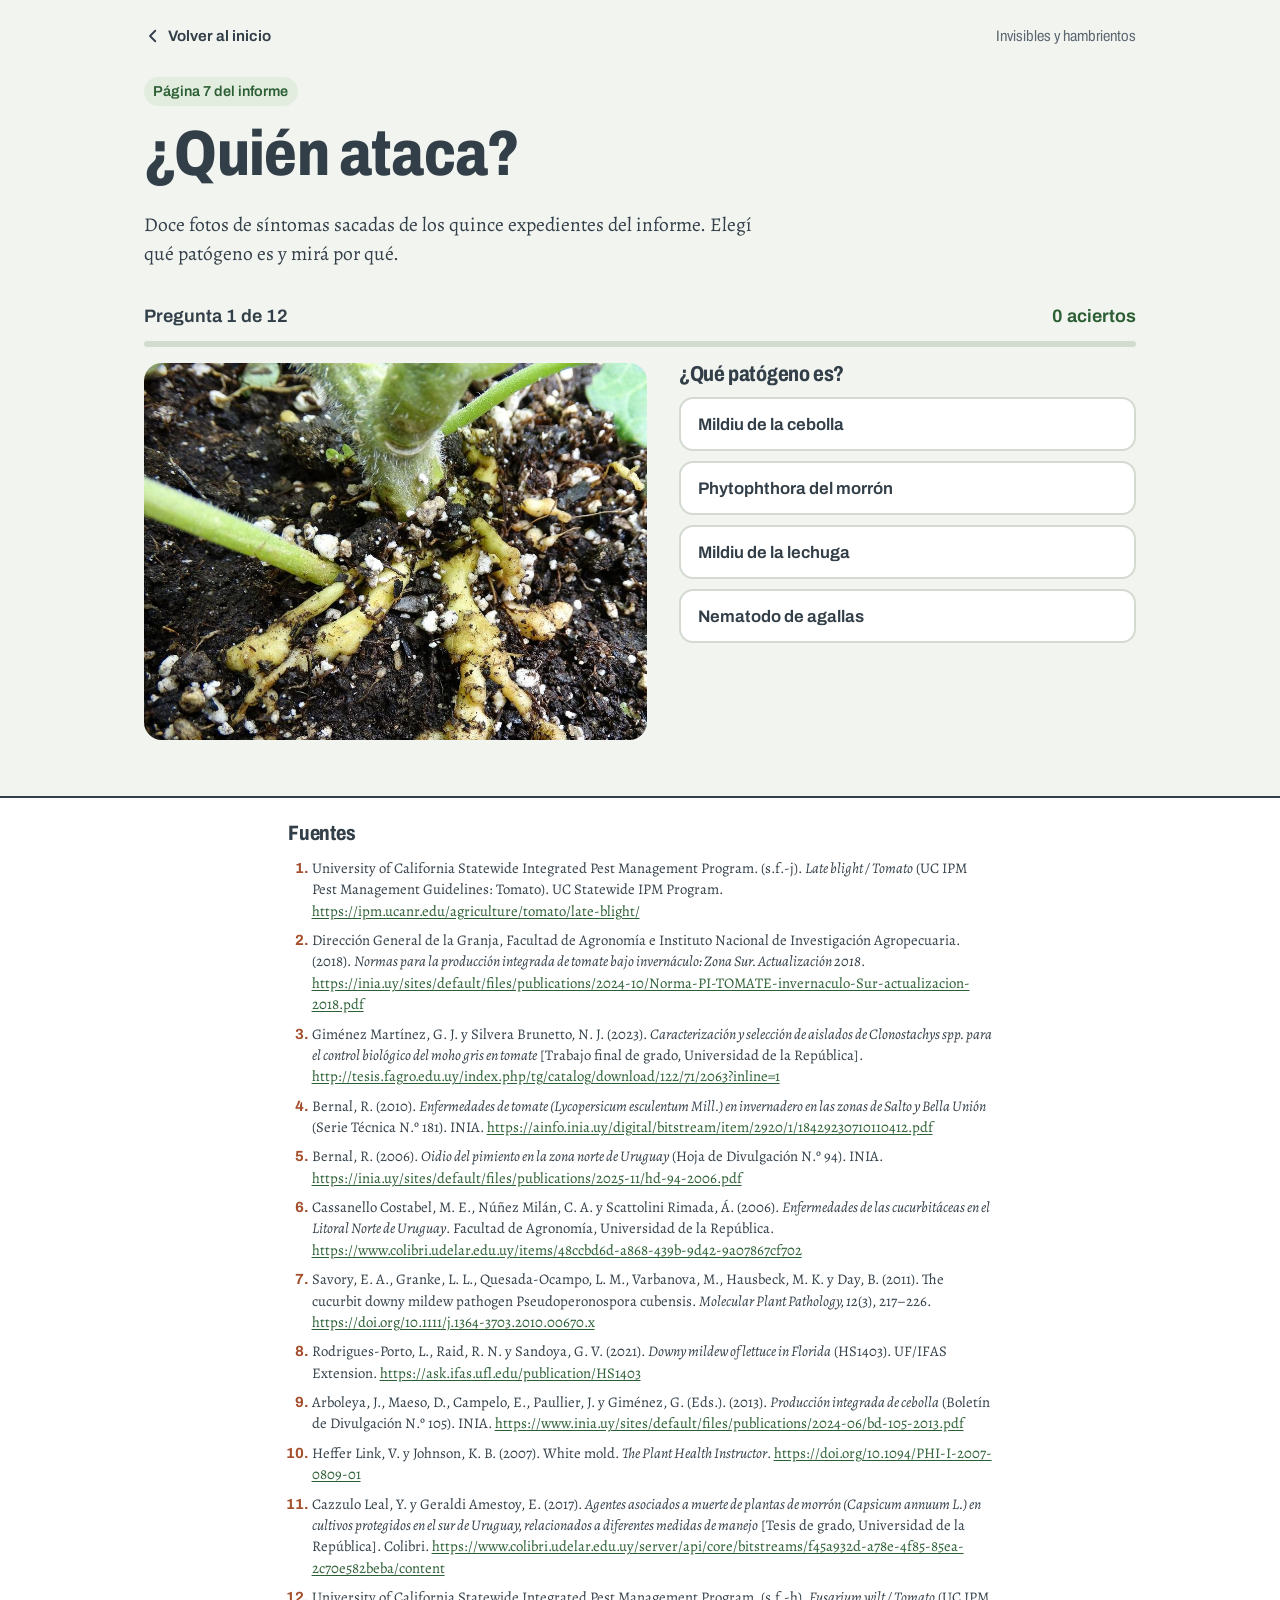
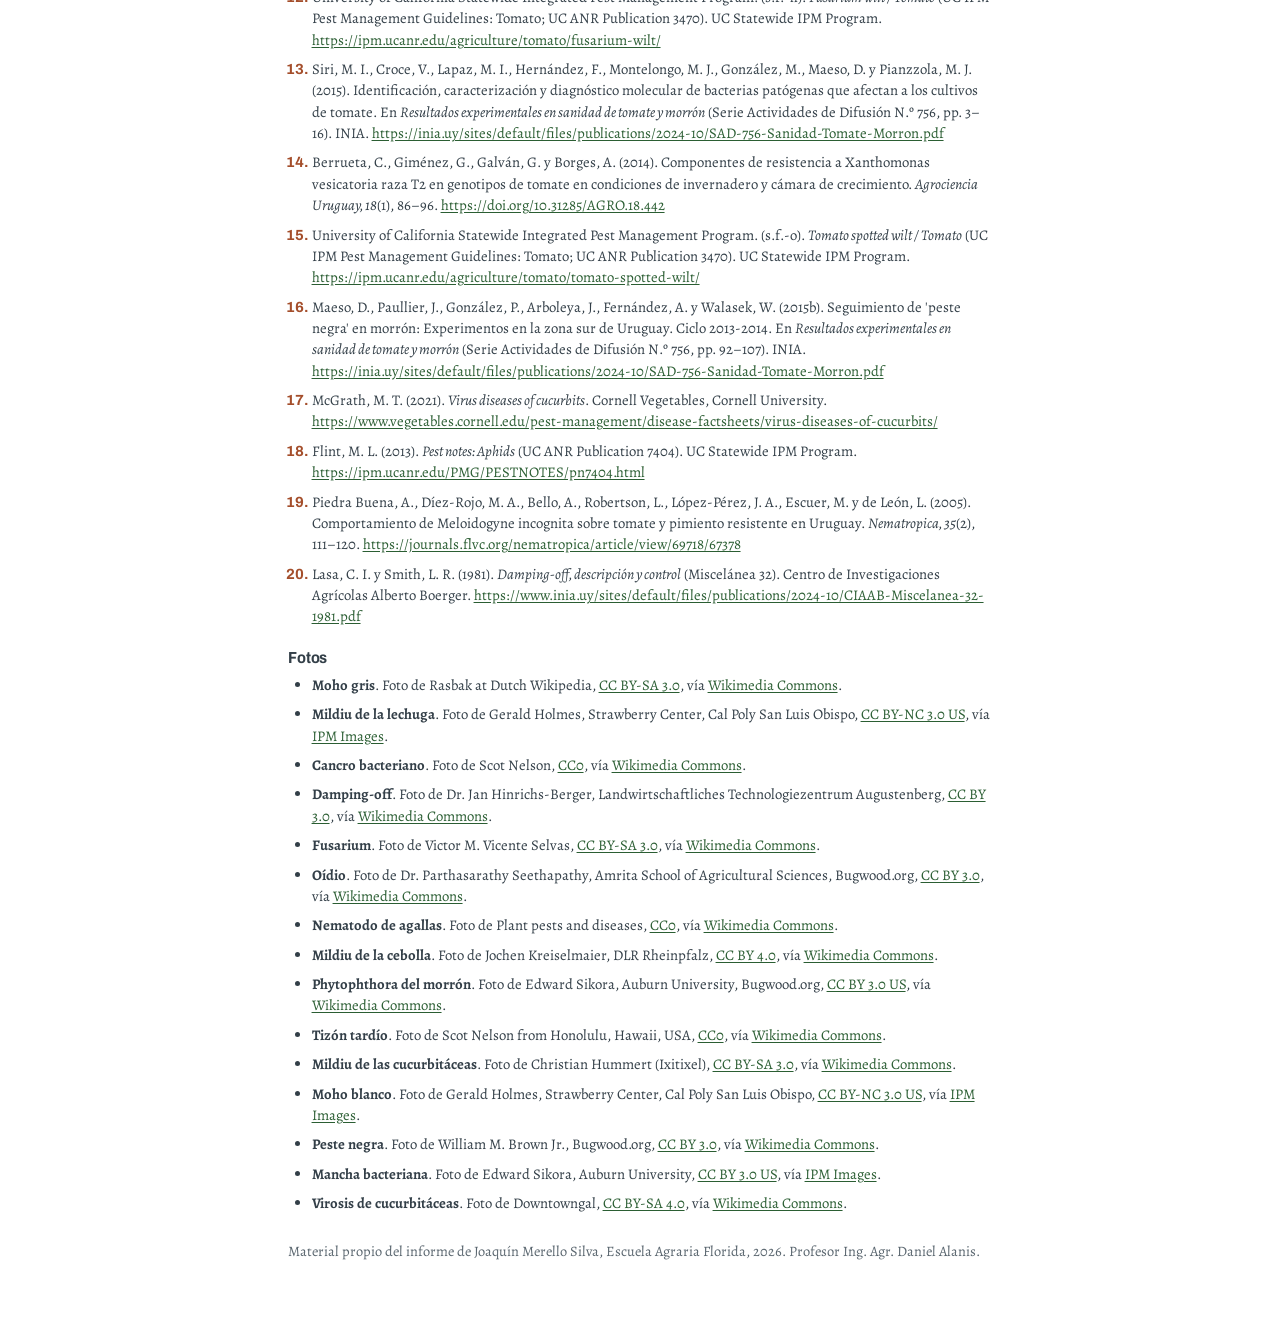
<file: quiz/index.html>
<!doctype html>
<html lang="es">
<head>
<meta charset="utf-8">
<meta name="viewport" content="width=device-width, initial-scale=1">
<title>¿Quién ataca? | Invisibles y hambrientos</title>
<meta name="description" content="Juego con fotos de síntomas. Elegí qué patógeno de las hortalizas es cada uno y leé por qué.">
<meta name="theme-color" content="#3A7D44">
<link rel="icon" href="../img/icono.svg" type="image/svg+xml">
<link rel="preconnect" href="https://fonts.googleapis.com"><link rel="preconnect" href="https://fonts.gstatic.com" crossorigin><link rel="stylesheet" href="https://fonts.googleapis.com/css2?family=Alegreya:ital,wght@0,400;0,500;0,700;1,400&amp;family=Archivo:wdth,wght@62..125,400..800&amp;display=swap">
<link rel="stylesheet" href="../estilo.css">
<style>
.marcador { display: flex; justify-content: space-between; align-items: center; font-family: var(--titulos); font-weight: 650; margin: 6px 0 10px; }
.marcador .puntos { color: var(--verde-hondo); }
.avance { height: 6px; background: var(--linea); border-radius: 99px; overflow: hidden; margin-bottom: 16px; }
.avance i { display: block; height: 100%; background: var(--verde); width: 0; transition: width .3s; }
.foto { background: #E4E9E2; border-radius: 18px; overflow: hidden; aspect-ratio: 4 / 3; display: grid; place-items: center; }
.foto img { width: 100%; height: 100%; object-fit: contain; }
.pregunta { font-size: 1.35rem; margin: 18px 0 12px; }
.respuestas { display: grid; gap: 10px; }
.respuestas button {
  min-height: 54px; text-align: left; padding: .6em 1em; border-radius: 14px; cursor: pointer;
  border: 2px solid var(--linea); background: var(--papel); color: var(--carbon);
  font-family: var(--titulos); font-weight: 650; font-size: 1.05rem; display: flex; justify-content: space-between; gap: 10px; align-items: center;
}
.respuestas button:hover:not([disabled]) { border-color: var(--verde); }
.respuestas button[disabled] { cursor: default; }
.respuestas button.bien { border-color: var(--verde); background: var(--verde-claro); color: var(--verde-hondo); }
.respuestas button.mal { border-color: var(--terra); background: var(--terra-claro); color: var(--terra-texto); }
.respuestas button.apagada { opacity: .55; }
.explica { background: var(--papel); border: 1px solid var(--linea); border-radius: 14px; padding: 14px 16px 6px; margin-top: 14px; }
.explica h3 { margin-bottom: .3rem; }
.explica h3 em { font-family: var(--texto); font-weight: 400; font-stretch: normal; }
.explica p { font-size: 1.02rem; }
.siguiente { margin: 16px 0 0; }
.final { text-align: left; padding: 10px 0; }
.final .grande { font-family: var(--titulos); font-weight: 800; font-stretch: 72%; font-size: clamp(3.4rem, 18vw, 5.6rem); line-height: .95; color: var(--verde-hondo); }
.repaso { list-style: none; padding: 0; margin: 1rem 0; display: grid; gap: 10px; }
.repaso li { display: grid; grid-template-columns: 56px 1fr; gap: 12px; align-items: center; font-size: 1rem; }
.repaso .lupa { width: 56px; height: 56px; }
@media (min-width: 860px) {
  .juego { display: grid; grid-template-columns: 1.1fr 1fr; gap: 32px; align-items: start; }
  .pregunta { margin-top: 0; }
}
</style>
</head>
<body>
<header class="tope"><a class="volver" href="../index.html"><svg viewBox="0 0 24 24" aria-hidden="true" fill="none" stroke="currentColor" stroke-width="2.4" stroke-linecap="round" stroke-linejoin="round"><path d="M15 5l-7 7 7 7"/></svg>Volver al inicio</a><span class="marca">Invisibles y hambrientos</span></header>
<main id="contenido">


<div class="envoltura ancha">
  <header class="cabeza">
    <span class="pagina">Página 7 del informe</span>
    <h1>¿Quién ataca?</h1>
    <p class="bajada">Doce fotos de síntomas sacadas de los quince expedientes del informe. Elegí qué patógeno es y mirá por qué.</p>
  </header>
  <div id="quiz" aria-live="polite"></div>
</div>

<script>
(function () {
  var RAIZ = "../";
  var N = 12;
  var P = [
    { n: "Tizón tardío", c: "Phytophthora infestans", f: "foto-phytophthora-infestans.jpg", alt: "Hoja de tomate con manchas pardas de borde difuso",
      e: "Manchas aceitosas que crecen rápido y se vuelven pardo púrpura, con moho blanco en el envés.<sup class='r'><a href='#f1' aria-label='Fuente 1'>1</a></sup> Lo favorecen menos de 18 °C y agua sobre las hojas, en otoño e invierno.<sup class='r'><a href='#f2' aria-label='Fuente 2'>2</a></sup>" },
    { n: "Moho gris", c: "Botrytis cinerea", f: "foto-botrytis-cinerea.jpg", alt: "Tallo de tomate cubierto por un moho gris aterciopelado",
      e: "Tejido blando y marrón claro que se cubre de un moho gris aterciopelado.<sup class='r'><a href='#f3' aria-label='Fuente 3'>3</a></sup> Necesita más de 90 % de humedad, como la del invernáculo cerrado de noche.<sup class='r'><a href='#f4' aria-label='Fuente 4'>4</a></sup>" },
    { n: "Oídio", c: "Leveillula taurica", f: "foto-leveillula-taurica.jpg", alt: "Hoja de morrón con manchas amarillas difusas",
      e: "Polvillo blanco en el envés y una mancha amarilla difusa arriba. Después caen las hojas.<sup class='r'><a href='#f5' aria-label='Fuente 5'>5</a></sup> En Salto y Bella Unión ataca al morrón de invernáculo de mayo a noviembre.<sup class='r'><a href='#f5' aria-label='Fuente 5'>5</a></sup>" },
    { n: "Mildiu de las cucurbitáceas", c: "Pseudoperonospora cubensis", f: "foto-pseudoperonospora-cubensis.jpg", alt: "Hoja de pepino con un mosaico de manchas amarillas angulares",
      e: "Manchas amarillas y angulares entre las nervaduras. Con humedad aparece un moho grisáceo a violáceo en el envés.<sup class='r'><a href='#f6' aria-label='Fuente 6'>6</a></sup> Le alcanzan 2 horas de hoja mojada a 15 °C para infectar.<sup class='r'><a href='#f7' aria-label='Fuente 7'>7</a></sup>" },
    { n: "Mildiu de la lechuga", c: "Bremia lactucae", f: "foto-bremia-lactucae.jpg", alt: "Hoja de lechuga con manchas amarillas arriba y pelusa blanca abajo",
      e: "Manchas amarillas arriba y, en 24 a 48 horas, pelusa blanca en el envés.<sup class='r'><a href='#f8' aria-label='Fuente 8'>8</a></sup> Lo favorecen noches frescas con 5 a 7 horas de hoja mojada.<sup class='r'><a href='#f8' aria-label='Fuente 8'>8</a></sup>" },
    { n: "Mildiu de la cebolla", c: "Peronospora destructor", f: "foto-peronospora-destructor.jpg", alt: "Hoja de cebolla pálida cubierta por una felpa grisácea",
      e: "Manchas alargadas y pálidas con una felpa violácea. Las hojas se secan y se doblan.<sup class='r'><a href='#f9' aria-label='Fuente 9'>9</a></sup> No necesita lluvia, le alcanza con un rocío que dura.<sup class='r'><a href='#f9' aria-label='Fuente 9'>9</a></sup>" },
    { n: "Moho blanco", c: "Sclerotinia", f: "foto-sclerotinia.jpg", alt: "Base de una lechuga caída, con el cuello podrido y bolitas negras",
      e: "Podredumbre acuosa con un algodón blanco de hongo y bolitas negras, los esclerocios. La lechuga se desploma.<sup class='r'><a href='#f10' aria-label='Fuente 10'>10</a></sup> Los esclerocios siguen infectivos hasta 5 años en el suelo.<sup class='r'><a href='#f10' aria-label='Fuente 10'>10</a></sup>" },
    { n: "Phytophthora del morrón", c: "Phytophthora capsici", f: "foto-phytophthora-capsici.jpg", alt: "Fila de morrones marchitos al lado de plantas sanas",
      e: "Los morrones se marchitan siguiendo las líneas de riego y los canteros húmedos.<sup class='r'><a href='#f11' aria-label='Fuente 11'>11</a></sup> Le gusta el calor, de 27 a 32 °C, con agua en el cantero.<sup class='r'><a href='#f11' aria-label='Fuente 11'>11</a></sup>" },
    { n: "Fusarium", c: "Fusarium oxysporum", f: "foto-fusarium-oxysporum.jpg", alt: "Planta de tomate marchita con el tallo pardo",
      e: "Hojas amarillas y marchitas, a veces de un solo lado, y los vasos del tallo marrones.<sup class='r'><a href='#f12' aria-label='Fuente 12'>12</a></sup> En el norte dejó de ser problema gracias a las variedades resistentes.<sup class='r'><a href='#f4' aria-label='Fuente 4'>4</a></sup>" },
    { n: "Cancro bacteriano", c: "Clavibacter michiganensis", f: "foto-clavibacter-michiganensis.jpg", alt: "Tomate verde con manchas de centro oscuro y halo blanco",
      e: "Frutos con manchas de ojo de pájaro, un centro oscuro con un halo blanco.<sup class='r'><a href='#f13' aria-label='Fuente 13'>13</a></sup> Alcanza una semilla infectada cada 10.000 para empezar una epidemia.<sup class='r'><a href='#f13' aria-label='Fuente 13'>13</a></sup>" },
    { n: "Mancha bacteriana", c: "Xanthomonas", f: "foto-xanthomonas.jpg", alt: "Tomate verde con pequeñas manchas costrosas",
      e: "Manchas en hojas y frutos, y caen flores y frutos chicos.<sup class='r'><a href='#f13' aria-label='Fuente 13'>13</a></sup> Es el principal problema del tomate en años lluviosos y cálidos.<sup class='r'><a href='#f14' aria-label='Fuente 14'>14</a></sup>" },
    { n: "Peste negra", c: "TSWV", f: "foto-tswv.jpg", alt: "Tomates con anillos amarillos concéntricos",
      e: "Anillos en los frutos maduros y hojas jóvenes bronceadas.<sup class='r'><a href='#f15' aria-label='Fuente 15'>15</a></sup> La causa un virus que lleva el trips.<sup class='r'><a href='#f16' aria-label='Fuente 16'>16</a></sup>" },
    { n: "Virosis de cucurbitáceas", c: "ZYMV y otros virus", f: "foto-zymv.jpg", alt: "Zapallitos deformados con mosaico amarillo",
      e: "Mosaico verde y amarillo, hojas deformes y frutos chicos, nudosos y manchados.<sup class='r'><a href='#f17' aria-label='Fuente 17'>17</a></sup> Los llevan los pulgones, que inoculan el virus antes de que el insecticida los mate.<sup class='r'><a href='#f18' aria-label='Fuente 18'>18</a></sup>" },
    { n: "Nematodo de agallas", c: "Meloidogyne", f: "foto-meloidogyne.jpg", alt: "Raíces con muchas hinchazones",
      e: "Raíces con agallas, las hinchazones que le dan el nombre.<sup class='r'><a href='#f19' aria-label='Fuente 19'>19</a></sup> Es más grave en el norte, sobre todo en noviembre y diciembre.<sup class='r'><a href='#f4' aria-label='Fuente 4'>4</a></sup>" },
    { n: "Damping-off", c: "Pythium y Rhizoctonia", f: "foto-damping-off.jpg", alt: "Bandeja de almácigo con manchones de plantitas muertas",
      e: "Tallo húmedo, marrón y finito al ras del suelo. Las plantitas caen en manchones.<sup class='r'><a href='#f20' aria-label='Fuente 20'>20</a></sup> Algunos años costó hasta el 40 % de los almácigos de cebolla del país.<sup class='r'><a href='#f20' aria-label='Fuente 20'>20</a></sup>" }
  ];

  var cont = document.getElementById("quiz");
  var orden, i, puntos, fallos;

  function mezclar(a) { a = a.slice(); for (var k = a.length - 1; k > 0; k--) { var r = Math.floor(Math.random() * (k + 1)); var x = a[k]; a[k] = a[r]; a[r] = x; } return a; }

  function empezar() { orden = mezclar(P).slice(0, N); i = 0; puntos = 0; fallos = []; pregunta(); }

  function pregunta() {
    var p = orden[i];
    var otras = mezclar(P.filter(function (x) { return x !== p; })).slice(0, 3);
    var ops = mezclar(otras.concat([p]));
    cont.innerHTML =
      '<div class="marcador"><span>Pregunta ' + (i + 1) + " de " + N + '</span><span class="puntos">' + puntos + (puntos === 1 ? " acierto" : " aciertos") + "</span></div>" +
      '<div class="avance" aria-hidden="true"><i style="width:' + (i / N * 100) + '%"></i></div>' +
      '<div class="juego"><div class="foto"><img src="' + RAIZ + "img/" + p.f + '" alt="' + p.alt + '"></div>' +
      '<div><h2 class="pregunta">¿Qué patógeno es?</h2><div class="respuestas">' +
      ops.map(function (o) { return '<button type="button" data-n="' + o.n + '">' + o.n + "</button>"; }).join("") +
      '</div><div id="explica"></div></div></div>';
    cont.querySelectorAll(".respuestas button").forEach(function (b) { b.addEventListener("click", function () { responder(b, p); }); });
  }

  function responder(b, p) {
    var bien = b.dataset.n === p.n;
    if (bien) puntos++; else fallos.push(p);
    cont.querySelectorAll(".respuestas button").forEach(function (x) {
      x.disabled = true;
      if (x.dataset.n === p.n) { x.classList.add("bien"); x.insertAdjacentHTML("beforeend", "<span>Correcto</span>"); }
      else if (x === b) { x.classList.add("mal"); x.insertAdjacentHTML("beforeend", "<span>No</span>"); }
      else x.classList.add("apagada");
    });
    cont.querySelector(".puntos").textContent = puntos + (puntos === 1 ? " acierto" : " aciertos");
    var ultima = i === N - 1;
    document.getElementById("explica").innerHTML =
      '<div class="explica"><h3>' + (bien ? "Bien. " : "Era otro. ") + p.n + ", <em>" + p.c + "</em></h3><p>" + p.e + "</p></div>" +
      '<button type="button" class="boton siguiente" id="sig">' + (ultima ? "Ver el resultado" : "Siguiente foto") + "</button>";
    var sig = document.getElementById("sig");
    sig.addEventListener("click", function () { i++; if (i < N) pregunta(); else final(); cont.scrollIntoView({ block: "start" }); });
    sig.focus({ preventScroll: true });
  }

  function final() {
    var msj = puntos >= 10 ? "Reconocés casi todos los síntomas." : puntos >= 6 ? "Vas bien. Repasá los que fallaste." : "Los síntomas se parecen bastante entre sí. Probá de nuevo.";
    cont.innerHTML = '<div class="final"><p class="grande">' + puntos + " de " + N + "</p><h2>" + msj + "</h2>" +
      (fallos.length ? "<p>Los que fallaste.</p><ul class=\"repaso\">" + fallos.map(function (p) {
        return '<li><img class="lupa" src="' + RAIZ + "img/" + p.f + '" alt="" width="56" height="56"><span><b>' + p.n + "</b>, <em>" + p.c + "</em></span></li>";
      }).join("") + "</ul>" : "") +
      '<button type="button" class="boton" id="otra">Jugar de nuevo</button></div>';
    document.getElementById("otra").addEventListener("click", empezar);
  }

  empezar();
})();
</script>

</main>
<footer class="pie-fuentes"><div class="envoltura"><h2 id="fuentes">Fuentes</h2><ol><li id="f1">University of California Statewide Integrated Pest Management Program. (s.f.-j). <em>Late blight / Tomato</em> (UC IPM Pest Management Guidelines: Tomato). UC Statewide IPM Program. <a href="https://ipm.ucanr.edu/agriculture/tomato/late-blight/">https://ipm.ucanr.edu/agriculture/tomato/late-blight/</a></li><li id="f2">Dirección General de la Granja, Facultad de Agronomía e Instituto Nacional de Investigación Agropecuaria. (2018). <em>Normas para la producción integrada de tomate bajo invernáculo: Zona Sur. Actualización 2018</em>. <a href="https://inia.uy/sites/default/files/publications/2024-10/Norma-PI-TOMATE-invernaculo-Sur-actualizacion-2018.pdf">https://inia.uy/sites/default/files/publications/2024-10/Norma-PI-TOMATE-invernaculo-Sur-actualizacion-2018.pdf</a></li><li id="f3">Giménez Martínez, G. J. y Silvera Brunetto, N. J. (2023). <em>Caracterización y selección de aislados de Clonostachys spp. para el control biológico del moho gris en tomate</em> [Trabajo final de grado, Universidad de la República]. <a href="http://tesis.fagro.edu.uy/index.php/tg/catalog/download/122/71/2063?inline=1">http://tesis.fagro.edu.uy/index.php/tg/catalog/download/122/71/2063?inline=1</a></li><li id="f4">Bernal, R. (2010). <em>Enfermedades de tomate (Lycopersicum esculentum Mill.) en invernadero en las zonas de Salto y Bella Unión</em> (Serie Técnica N.º 181). INIA. <a href="https://ainfo.inia.uy/digital/bitstream/item/2920/1/18429230710110412.pdf">https://ainfo.inia.uy/digital/bitstream/item/2920/1/18429230710110412.pdf</a></li><li id="f5">Bernal, R. (2006). <em>Oidio del pimiento en la zona norte de Uruguay</em> (Hoja de Divulgación N.º 94). INIA. <a href="https://inia.uy/sites/default/files/publications/2025-11/hd-94-2006.pdf">https://inia.uy/sites/default/files/publications/2025-11/hd-94-2006.pdf</a></li><li id="f6">Cassanello Costabel, M. E., Núñez Milán, C. A. y Scattolini Rimada, Á. (2006). <em>Enfermedades de las cucurbitáceas en el Litoral Norte de Uruguay</em>. Facultad de Agronomía, Universidad de la República. <a href="https://www.colibri.udelar.edu.uy/items/48ccbd6d-a868-439b-9d42-9a07867cf702">https://www.colibri.udelar.edu.uy/items/48ccbd6d-a868-439b-9d42-9a07867cf702</a></li><li id="f7">Savory, E. A., Granke, L. L., Quesada-Ocampo, L. M., Varbanova, M., Hausbeck, M. K. y Day, B. (2011). The cucurbit downy mildew pathogen Pseudoperonospora cubensis. <em>Molecular Plant Pathology, 12</em>(3), 217–226. <a href="https://doi.org/10.1111/j.1364-3703.2010.00670.x">https://doi.org/10.1111/j.1364-3703.2010.00670.x</a></li><li id="f8">Rodrigues-Porto, L., Raid, R. N. y Sandoya, G. V. (2021). <em>Downy mildew of lettuce in Florida</em> (HS1403). UF/IFAS Extension. <a href="https://ask.ifas.ufl.edu/publication/HS1403">https://ask.ifas.ufl.edu/publication/HS1403</a></li><li id="f9">Arboleya, J., Maeso, D., Campelo, E., Paullier, J. y Giménez, G. (Eds.). (2013). <em>Producción integrada de cebolla</em> (Boletín de Divulgación N.º 105). INIA. <a href="https://www.inia.uy/sites/default/files/publications/2024-06/bd-105-2013.pdf">https://www.inia.uy/sites/default/files/publications/2024-06/bd-105-2013.pdf</a></li><li id="f10">Heffer Link, V. y Johnson, K. B. (2007). White mold. <em>The Plant Health Instructor</em>. <a href="https://doi.org/10.1094/PHI-I-2007-0809-01">https://doi.org/10.1094/PHI-I-2007-0809-01</a></li><li id="f11">Cazzulo Leal, Y. y Geraldi Amestoy, E. (2017). <em>Agentes asociados a muerte de plantas de morrón (Capsicum annuum L.) en cultivos protegidos en el sur de Uruguay, relacionados a diferentes medidas de manejo</em> [Tesis de grado, Universidad de la República]. Colibri. <a href="https://www.colibri.udelar.edu.uy/server/api/core/bitstreams/f45a932d-a78e-4f85-85ea-2c70e582beba/content">https://www.colibri.udelar.edu.uy/server/api/core/bitstreams/f45a932d-a78e-4f85-85ea-2c70e582beba/content</a></li><li id="f12">University of California Statewide Integrated Pest Management Program. (s.f.-h). <em>Fusarium wilt / Tomato</em> (UC IPM Pest Management Guidelines: Tomato; UC ANR Publication 3470). UC Statewide IPM Program. <a href="https://ipm.ucanr.edu/agriculture/tomato/fusarium-wilt/">https://ipm.ucanr.edu/agriculture/tomato/fusarium-wilt/</a></li><li id="f13">Siri, M. I., Croce, V., Lapaz, M. I., Hernández, F., Montelongo, M. J., González, M., Maeso, D. y Pianzzola, M. J. (2015). Identificación, caracterización y diagnóstico molecular de bacterias patógenas que afectan a los cultivos de tomate. En <em>Resultados experimentales en sanidad de tomate y morrón</em> (Serie Actividades de Difusión N.º 756, pp. 3–16). INIA. <a href="https://inia.uy/sites/default/files/publications/2024-10/SAD-756-Sanidad-Tomate-Morron.pdf">https://inia.uy/sites/default/files/publications/2024-10/SAD-756-Sanidad-Tomate-Morron.pdf</a></li><li id="f14">Berrueta, C., Giménez, G., Galván, G. y Borges, A. (2014). Componentes de resistencia a Xanthomonas vesicatoria raza T2 en genotipos de tomate en condiciones de invernadero y cámara de crecimiento. <em>Agrociencia Uruguay, 18</em>(1), 86–96. <a href="https://doi.org/10.31285/AGRO.18.442">https://doi.org/10.31285/AGRO.18.442</a></li><li id="f15">University of California Statewide Integrated Pest Management Program. (s.f.-o). <em>Tomato spotted wilt / Tomato</em> (UC IPM Pest Management Guidelines: Tomato; UC ANR Publication 3470). UC Statewide IPM Program. <a href="https://ipm.ucanr.edu/agriculture/tomato/tomato-spotted-wilt/">https://ipm.ucanr.edu/agriculture/tomato/tomato-spotted-wilt/</a></li><li id="f16">Maeso, D., Paullier, J., González, P., Arboleya, J., Fernández, A. y Walasek, W. (2015b). Seguimiento de 'peste negra' en morrón: Experimentos en la zona sur de Uruguay. Ciclo 2013-2014. En <em>Resultados experimentales en sanidad de tomate y morrón</em> (Serie Actividades de Difusión N.º 756, pp. 92–107). INIA. <a href="https://inia.uy/sites/default/files/publications/2024-10/SAD-756-Sanidad-Tomate-Morron.pdf">https://inia.uy/sites/default/files/publications/2024-10/SAD-756-Sanidad-Tomate-Morron.pdf</a></li><li id="f17">McGrath, M. T. (2021). <em>Virus diseases of cucurbits</em>. Cornell Vegetables, Cornell University. <a href="https://www.vegetables.cornell.edu/pest-management/disease-factsheets/virus-diseases-of-cucurbits/">https://www.vegetables.cornell.edu/pest-management/disease-factsheets/virus-diseases-of-cucurbits/</a></li><li id="f18">Flint, M. L. (2013). <em>Pest notes: Aphids</em> (UC ANR Publication 7404). UC Statewide IPM Program. <a href="https://ipm.ucanr.edu/PMG/PESTNOTES/pn7404.html">https://ipm.ucanr.edu/PMG/PESTNOTES/pn7404.html</a></li><li id="f19">Piedra Buena, A., Díez-Rojo, M. A., Bello, A., Robertson, L., López-Pérez, J. A., Escuer, M. y de León, L. (2005). Comportamiento de Meloidogyne incognita sobre tomate y pimiento resistente en Uruguay. <em>Nematropica, 35</em>(2), 111–120. <a href="https://journals.flvc.org/nematropica/article/view/69718/67378">https://journals.flvc.org/nematropica/article/view/69718/67378</a></li><li id="f20">Lasa, C. I. y Smith, L. R. (1981). <em>Damping-off, descripción y control</em> (Miscelánea 32). Centro de Investigaciones Agrícolas Alberto Boerger. <a href="https://www.inia.uy/sites/default/files/publications/2024-10/CIAAB-Miscelanea-32-1981.pdf">https://www.inia.uy/sites/default/files/publications/2024-10/CIAAB-Miscelanea-32-1981.pdf</a></li></ol><h3>Fotos</h3><ul><li><b>Moho gris</b>. Foto de Rasbak at Dutch Wikipedia, <a href="http://creativecommons.org/licenses/by-sa/3.0/">CC BY-SA 3.0</a>, vía <a href="https://commons.wikimedia.org/wiki/File:Botrytis_tomaat.jpg">Wikimedia Commons</a>.</li><li><b>Mildiu de la lechuga</b>. Foto de Gerald Holmes, Strawberry Center, Cal Poly San Luis Obispo, <a href="https://creativecommons.org/licenses/by-nc/3.0/us/">CC BY-NC 3.0 US</a>, vía <a href="https://www.ipmimages.org/browse/image/5608244">IPM Images</a>.</li><li><b>Cancro bacteriano</b>. Foto de Scot Nelson, <a href="http://creativecommons.org/publicdomain/zero/1.0/deed.en">CC0</a>, vía <a href="https://commons.wikimedia.org/wiki/File:Bacterial_canker_of_tomato_caused_by_Corynebacterium_michiganense_pv._michiganense_(9777392932).jpg">Wikimedia Commons</a>.</li><li><b>Damping-off</b>. Foto de Dr. Jan Hinrichs-Berger, Landwirtschaftliches Technologiezentrum Augustenberg, <a href="https://creativecommons.org/licenses/by/3.0">CC BY 3.0</a>, vía <a href="https://commons.wikimedia.org/wiki/File:Rucola_-_Pythium_-_Hinrichs-Berger,_Augustenberg.jpg">Wikimedia Commons</a>.</li><li><b>Fusarium</b>. Foto de Victor M. Vicente Selvas, <a href="https://creativecommons.org/licenses/by-sa/3.0">CC BY-SA 3.0</a>, vía <a href="https://commons.wikimedia.org/wiki/File:Tomaquera_amb_Fusarium_HV.JPG">Wikimedia Commons</a>.</li><li><b>Oídio</b>. Foto de Dr. Parthasarathy Seethapathy, Amrita School of Agricultural Sciences, Bugwood.org, <a href="https://creativecommons.org/licenses/by/3.0">CC BY 3.0</a>, vía <a href="https://commons.wikimedia.org/wiki/File:5573619-PPT-powdery_mildew_(Leveillula_taurica).jpg">Wikimedia Commons</a>.</li><li><b>Nematodo de agallas</b>. Foto de Plant pests and diseases, <a href="http://creativecommons.org/publicdomain/zero/1.0/deed.en">CC0</a>, vía <a href="https://commons.wikimedia.org/wiki/File:Tomato_(Solanum_lycopersicum)-_Galling_from_root-knot_nematodes.jpg">Wikimedia Commons</a>.</li><li><b>Mildiu de la cebolla</b>. Foto de Jochen Kreiselmaier, DLR Rheinpfalz, <a href="https://creativecommons.org/licenses/by/4.0">CC BY 4.0</a>, vía <a href="https://commons.wikimedia.org/wiki/File:Falscher_Mehltau_2_(Peronospora_destructor)-DLR-NW-jk.jpg">Wikimedia Commons</a>.</li><li><b>Phytophthora del morrón</b>. Foto de Edward Sikora, Auburn University, Bugwood.org, <a href="https://creativecommons.org/licenses/by/3.0/us/deed.en">CC BY 3.0 US</a>, vía <a href="https://commons.wikimedia.org/wiki/File:Capsicum_annuum_with_Phytophthora_capsici.jpg">Wikimedia Commons</a>.</li><li><b>Tizón tardío</b>. Foto de Scot Nelson from Honolulu, Hawaii, USA, <a href="http://creativecommons.org/publicdomain/zero/1.0/deed.en">CC0</a>, vía <a href="https://commons.wikimedia.org/wiki/File:Tomato_late_blight_leaf_sporulating_lesions_1_(5816170621).jpg">Wikimedia Commons</a>.</li><li><b>Mildiu de las cucurbitáceas</b>. Foto de Christian Hummert (Ixitixel), <a href="https://creativecommons.org/licenses/by-sa/3.0">CC BY-SA 3.0</a>, vía <a href="https://commons.wikimedia.org/wiki/File:Falscher_Mehltau.jpg">Wikimedia Commons</a>.</li><li><b>Moho blanco</b>. Foto de Gerald Holmes, Strawberry Center, Cal Poly San Luis Obispo, <a href="https://creativecommons.org/licenses/by-nc/3.0/us/">CC BY-NC 3.0 US</a>, vía <a href="https://www.ipmimages.org/browse/image/5604267">IPM Images</a>.</li><li><b>Peste negra</b>. Foto de William M. Brown Jr., Bugwood.org, <a href="https://creativecommons.org/licenses/by/3.0">CC BY 3.0</a>, vía <a href="https://commons.wikimedia.org/wiki/File:Tomato_spotted_wilt_virus_5356805-PPT.png">Wikimedia Commons</a>.</li><li><b>Mancha bacteriana</b>. Foto de Edward Sikora, Auburn University, <a href="https://creativecommons.org/licenses/by/3.0/us/">CC BY 3.0 US</a>, vía <a href="https://www.ipmimages.org/browse/image/1568045">IPM Images</a>.</li><li><b>Virosis de cucurbitáceas</b>. Foto de Downtowngal, <a href="https://creativecommons.org/licenses/by-sa/4.0">CC BY-SA 4.0</a>, vía <a href="https://commons.wikimedia.org/wiki/File:Zucchini_yellow_mosaic_virus_fruits_and_leaves_(cropped).jpg">Wikimedia Commons</a>.</li></ul><p class="firma">Material propio del informe de Joaquín Merello Silva, Escuela Agraria Florida, 2026. Profesor Ing. Agr. Daniel Alanis.</p></div></footer>
<script>
if ('serviceWorker' in navigator && location.protocol.indexOf('http') === 0) {
  navigator.serviceWorker.register('../sw.js').then(function () { return navigator.serviceWorker.ready; }).then(function () {
    if (!window.caches) return;
    var urls = [location.href.split('#')[0]];
    document.querySelectorAll('img[src], link[rel=stylesheet]').forEach(function (e) {
      var u = e.src || e.href;
      if (u.indexOf(location.origin) === 0) urls.push(u);
    });
    caches.open('iyh-v1').then(function (c) { urls.forEach(function (u) { c.add(u).catch(function () {}); }); });
  }).catch(function () {});
}
</script>
</body>
</html>
</file>
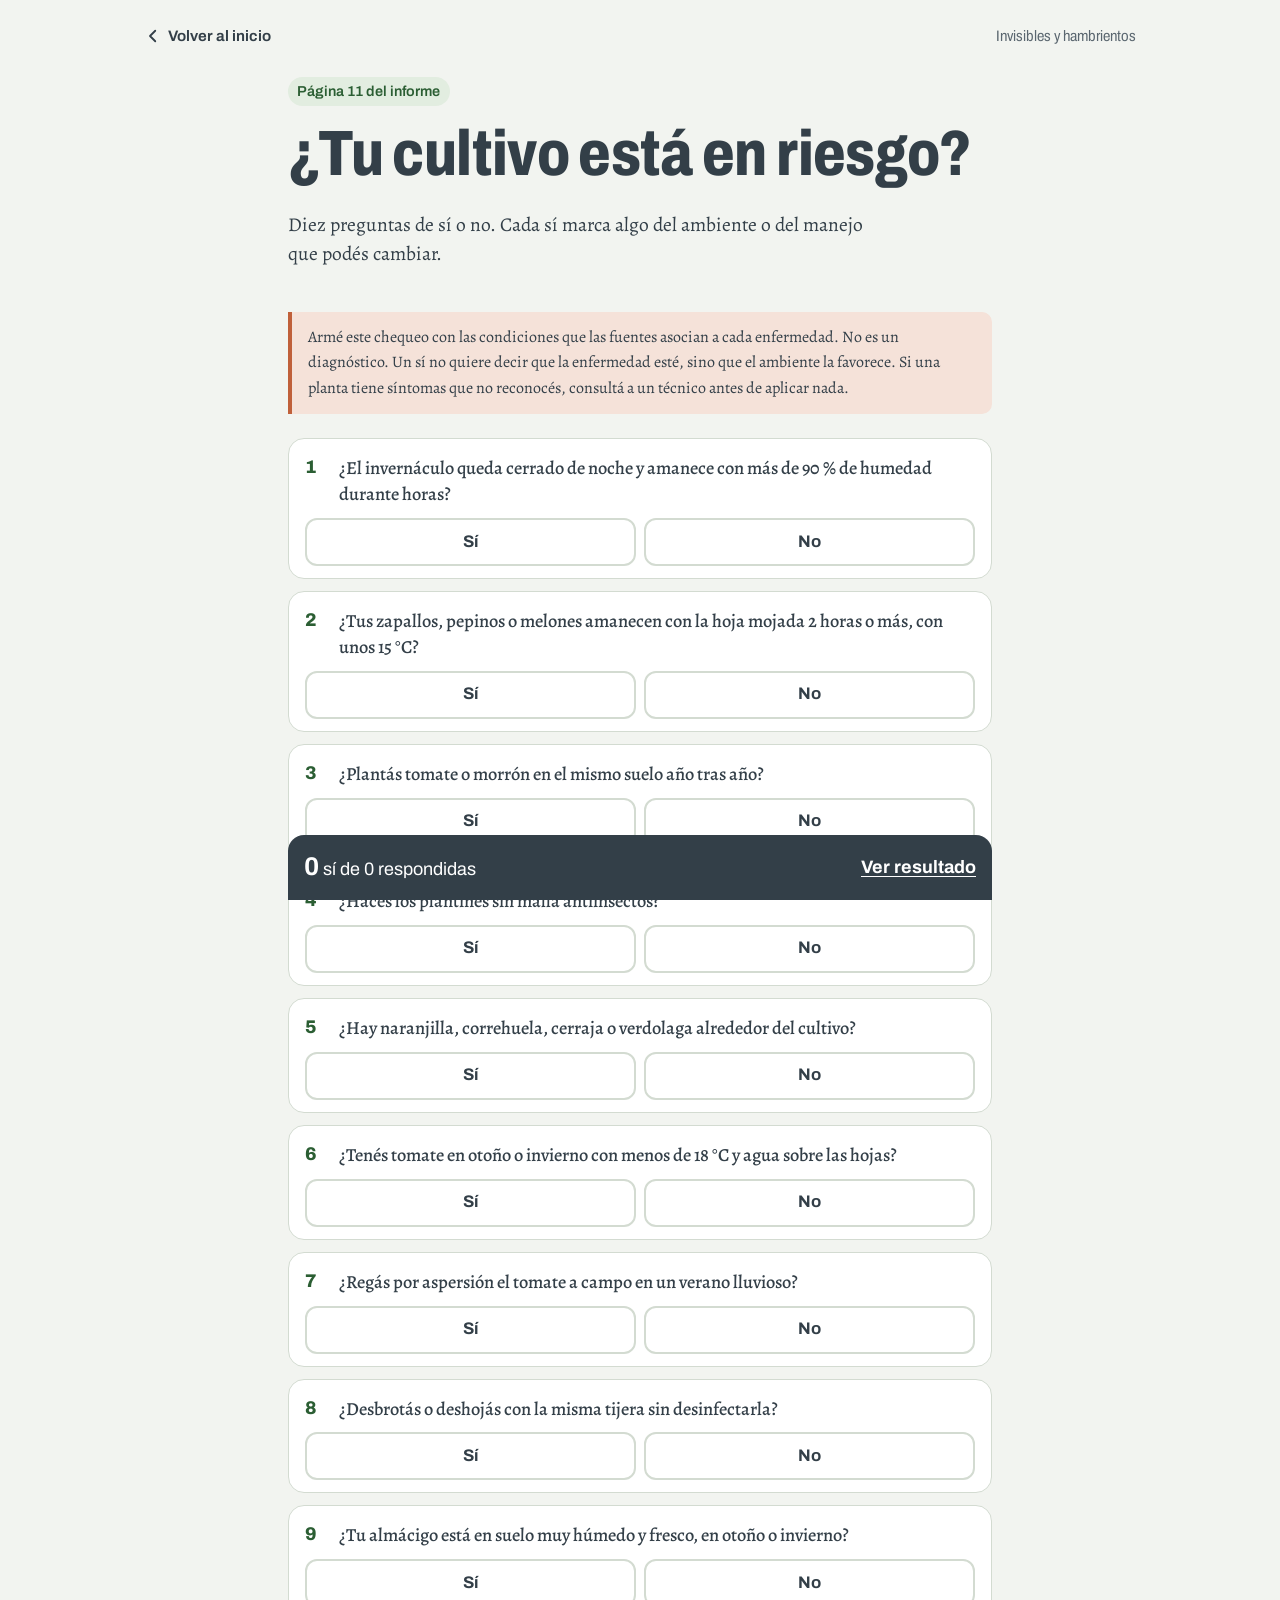
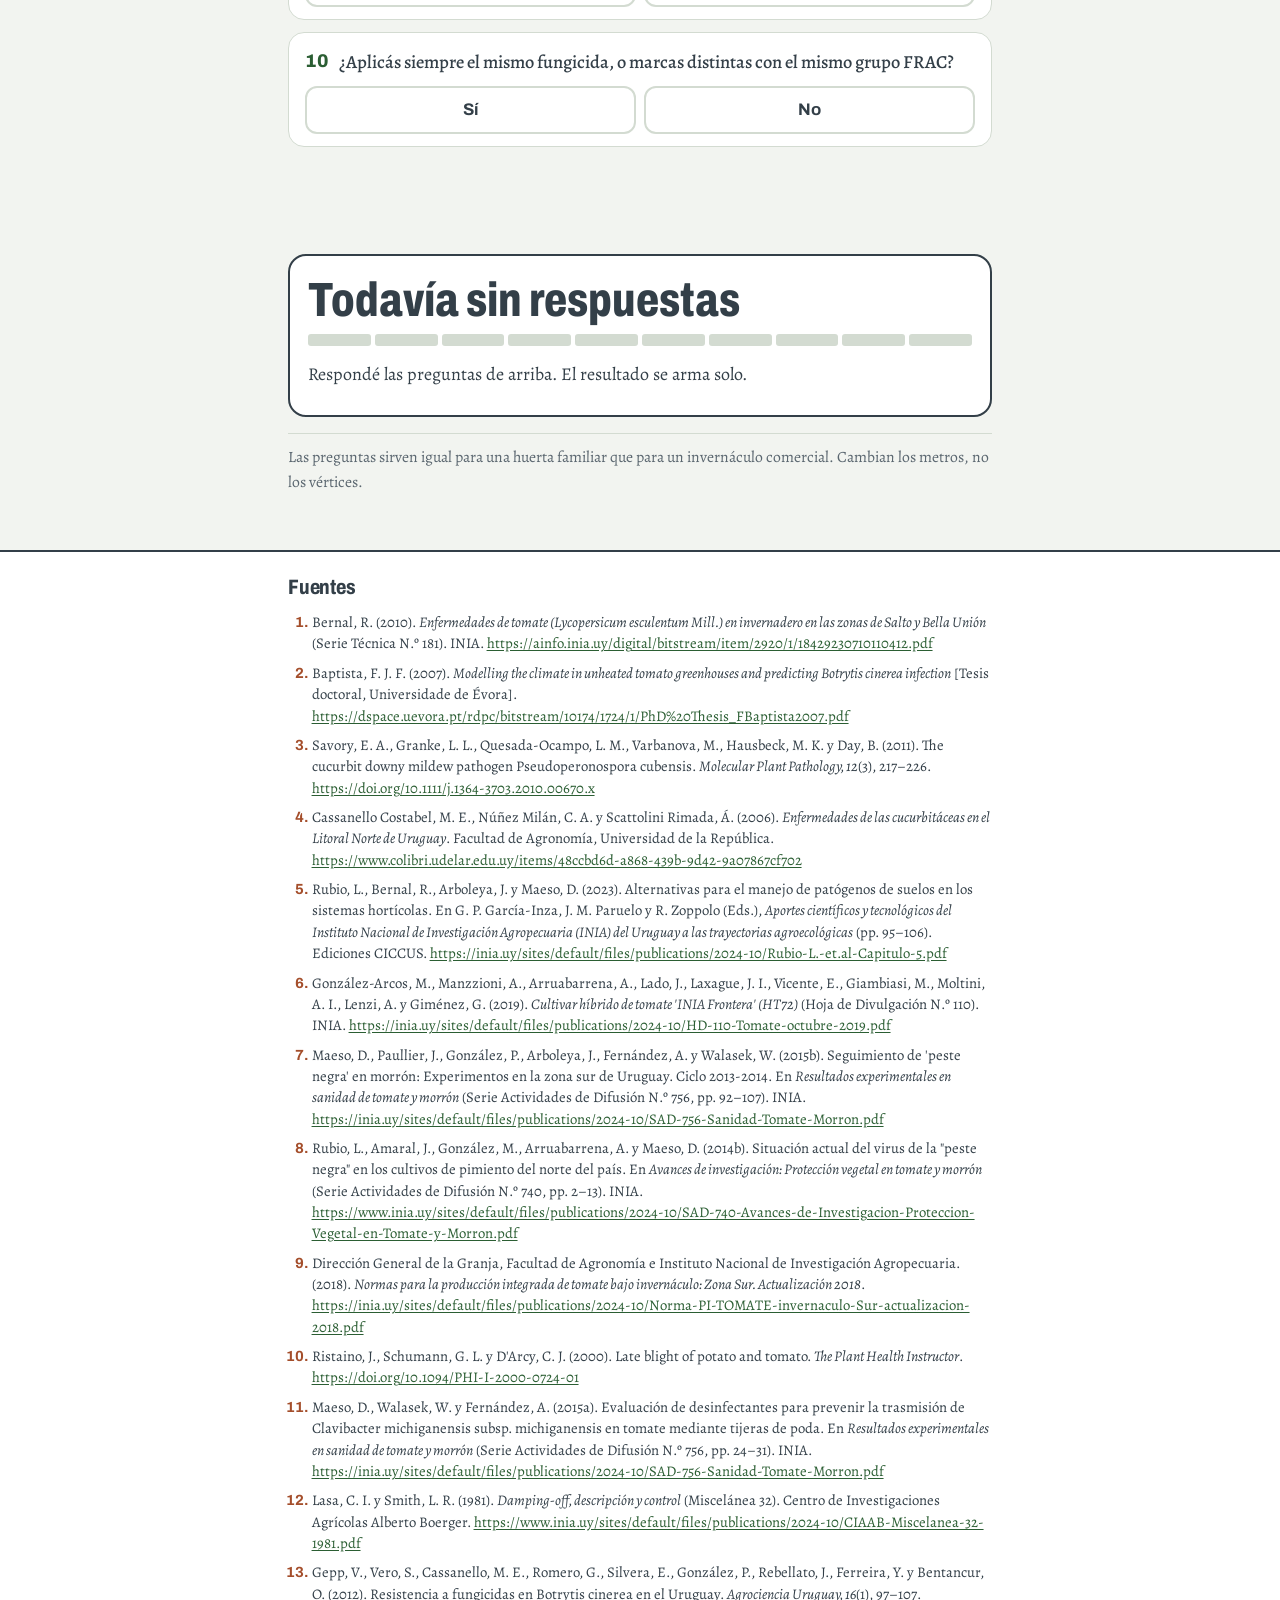
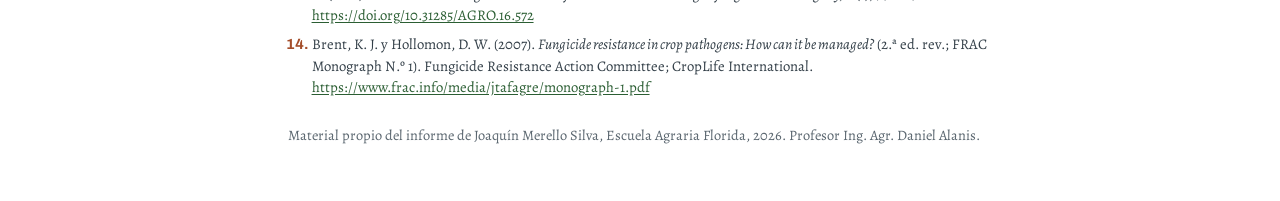
<file: riesgo/index.html>
<!doctype html>
<html lang="es">
<head>
<meta charset="utf-8">
<meta name="viewport" content="width=device-width, initial-scale=1">
<title>¿Tu cultivo está en riesgo? | Invisibles y hambrientos</title>
<meta name="description" content="Chequeo interactivo de diez preguntas de sí o no sobre las condiciones que favorecen las enfermedades de las hortalizas, con qué hacer.">
<meta name="theme-color" content="#3A7D44">
<link rel="icon" href="../img/icono.svg" type="image/svg+xml">
<link rel="preconnect" href="https://fonts.googleapis.com"><link rel="preconnect" href="https://fonts.gstatic.com" crossorigin><link rel="stylesheet" href="https://fonts.googleapis.com/css2?family=Alegreya:ital,wght@0,400;0,500;0,700;1,400&amp;family=Archivo:wdth,wght@62..125,400..800&amp;display=swap">
<link rel="stylesheet" href="../estilo.css">
<style>
.preguntas { list-style: none; margin: 0; padding: 0; counter-reset: q; }
.preg { background: var(--papel); border: 1px solid var(--linea); border-radius: 16px; padding: 16px 16px 12px; margin-bottom: 12px; }
.preg.si { border-color: var(--terra); }
.preg h2 { font-family: var(--texto); font-stretch: normal; font-weight: 500; font-size: 1.15rem; line-height: 1.4; letter-spacing: 0; margin: 0 0 .7rem; display: flex; gap: 10px; }
.preg h2::before { counter-increment: q; content: counter(q); font-family: var(--titulos); font-weight: 800; color: var(--verde-hondo); min-width: 1.3em; }
.sino { display: grid; grid-template-columns: 1fr 1fr; gap: 8px; border: 0; margin: 0; padding: 0; }
.sino label { position: relative; }
.sino input { position: absolute; opacity: 0; inset: 0; margin: 0; cursor: pointer; }
.sino span { display: flex; justify-content: center; align-items: center; min-height: 48px; border-radius: 12px; border: 2px solid var(--linea); font-family: var(--titulos); font-weight: 700; font-size: 1.05rem; cursor: pointer; background: var(--papel); }
.sino input:checked + span.s { background: var(--terra); border-color: var(--terra); color: #fff; }
.sino input:checked + span.n { background: var(--verde); border-color: var(--verde); color: #fff; }
.sino input:focus-visible + span { outline: 3px solid var(--foco); outline-offset: 2px; }
.detalle { margin-top: 12px; font-size: 1rem; }
.detalle p { margin-bottom: .5rem; }
.detalle b { font-family: var(--titulos); }
.resultado { position: sticky; bottom: 0; background: var(--carbon); color: #fff; border-radius: 16px 16px 0 0; padding: 12px 16px; margin-top: 18px; display: flex; justify-content: space-between; align-items: center; gap: 12px; font-family: var(--titulos); z-index: 5; }
.resultado b { font-size: 1.6rem; }
.resultado a { color: #fff; font-weight: 700; }
.informe { background: var(--papel); border: 2px solid var(--carbon); border-radius: 18px; padding: 20px 18px 8px; margin-top: 24px; }
.nivel { font-family: var(--titulos); font-weight: 800; font-stretch: 75%; font-size: clamp(2rem, 9vw, 3rem); line-height: 1; margin-bottom: .4rem; }
.informe ul { padding-left: 1.2em; font-size: 1rem; }
.informe li { margin-bottom: .45rem; }
.medidor { display: grid; grid-template-columns: repeat(10, 1fr); gap: 4px; margin: 10px 0 14px; }
.medidor i { height: 12px; border-radius: 3px; background: var(--linea); }
.medidor i.on { background: var(--terra); }
.medidor i.no { background: var(--verde-claro); }
</style>
</head>
<body>
<header class="tope"><a class="volver" href="../index.html"><svg viewBox="0 0 24 24" aria-hidden="true" fill="none" stroke="currentColor" stroke-width="2.4" stroke-linecap="round" stroke-linejoin="round"><path d="M15 5l-7 7 7 7"/></svg>Volver al inicio</a><span class="marca">Invisibles y hambrientos</span></header>
<main id="contenido">


<div class="envoltura">
  <header class="cabeza">
    <span class="pagina">Página 11 del informe</span>
    <h1>¿Tu cultivo está en riesgo?</h1>
    <p class="bajada">Diez preguntas de sí o no. Cada sí marca algo del ambiente o del manejo que podés cambiar.</p>
  </header>
  <p class="aviso">Armé este chequeo con las condiciones que las fuentes asocian a cada enfermedad. No es un diagnóstico. Un sí no quiere decir que la enfermedad esté, sino que el ambiente la favorece. Si una planta tiene síntomas que no reconocés, consultá a un técnico antes de aplicar nada.</p>

  <form id="chequeo" onsubmit="return false">
    <ol class="preguntas" id="preguntas"></ol>
  </form>
  <div class="resultado" id="barra-res"><span><b id="cuenta">0</b> sí de <span id="respondidas">0</span> respondidas</span><a href="#informe">Ver resultado</a></div>
  <section class="informe" id="informe" aria-live="polite"></section>
  <p class="margen">Las preguntas sirven igual para una huerta familiar que para un invernáculo comercial. Cambian los metros, no los vértices.</p>
</div>

<script>
(function () {
  var Q = [
    ["¿El invernáculo queda cerrado de noche y amanece con más de 90 % de humedad durante horas?", "Moho gris. Sus esporas necesitan más de 90 % de humedad relativa para germinar.<sup class='r'><a href='#f1' aria-label='Fuente 1'>1</a></sup>", "Ventilar, deshojar y no regar tarde.<sup class='r'><a href='#f1' aria-label='Fuente 1'>1</a></sup> En días muy lluviosos, ventilar todo el tiempo puede subir la humedad.<sup class='r'><a href='#f2' aria-label='Fuente 2'>2</a></sup>"],
    ["¿Tus zapallos, pepinos o melones amanecen con la hoja mojada 2 horas o más, con unos 15 °C?", "Mildiu de las cucurbitáceas. Con mucho inóculo, eso alcanza para infectar.<sup class='r'><a href='#f3' aria-label='Fuente 3'>3</a></sup>", "Canteros altos, ventilación, nada de aspersión y lejos de cultivos ya plantados.<sup class='r'><a href='#f4' aria-label='Fuente 4'>4</a></sup>"],
    ["¿Plantás tomate o morrón en el mismo suelo año tras año?", "Enfermedades de suelo y nematodos, que aumentaron con el uso intensivo del suelo bajo plástico.<sup class='r'><a href='#f5' aria-label='Fuente 5'>5</a></sup>", "Solarizar entre mediados de diciembre y fines de enero.<sup class='r'><a href='#f5' aria-label='Fuente 5'>5</a></sup> Si usás tomate con el gen Mi, tené en cuenta que falla con el suelo a más de 28 °C.<sup class='r'><a href='#f6' aria-label='Fuente 6'>6</a></sup>"],
    ["¿Hacés los plantines sin malla antiinsectos?", "Peste negra. En Canelones la infección apareció primero en plantas de almácigos sin malla.<sup class='r'><a href='#f7' aria-label='Fuente 7'>7</a></sup>", "Almácigo bajo malla y arrancar las plantas con síntomas.<sup class='r'><a href='#f7' aria-label='Fuente 7'>7</a></sup>"],
    ["¿Hay naranjilla, correhuela, cerraja o verdolaga alrededor del cultivo?", "Peste negra. Son malezas que pueden guardar el virus entre un cultivo y otro.<sup class='r'><a href='#f8' aria-label='Fuente 8'>8</a></sup>", "Controlar las malezas dentro y fuera del invernáculo.<sup class='r'><a href='#f7' aria-label='Fuente 7'>7</a></sup>"],
    ["¿Tenés tomate en otoño o invierno con menos de 18 °C y agua sobre las hojas?", "Tizón tardío.<sup class='r'><a href='#f9' aria-label='Fuente 9'>9</a></sup>", "Las normas de producción integrada indican tratar en forma preventiva en esas condiciones.<sup class='r'><a href='#f9' aria-label='Fuente 9'>9</a></sup> No regar por aspersión.<sup class='r'><a href='#f10' aria-label='Fuente 10'>10</a></sup>"],
    ["¿Regás por aspersión el tomate a campo en un verano lluvioso?", "Mancha bacteriana. Con 100 % de humedad durante 24 horas y 23 a 35 °C tiene lo que necesita.<sup class='r'><a href='#f1' aria-label='Fuente 1'>1</a></sup>", "Regar sin mojar las hojas, no tocar plantas mojadas y usar cobre preventivo.<sup class='r'><a href='#f1' aria-label='Fuente 1'>1</a></sup>"],
    ["¿Desbrotás o deshojás con la misma tijera sin desinfectarla?", "Cancro bacteriano. En un ensayo de INIA, con un desinfectante a base de iodo enfermó más del 85 % de las plantas, igual que sin desinfectar.<sup class='r'><a href='#f11' aria-label='Fuente 11'>11</a></sup>", "Tijera con hipoclorito al 1 % de cloro activo, que en ese ensayo evitó los síntomas.<sup class='r'><a href='#f11' aria-label='Fuente 11'>11</a></sup>"],
    ["¿Tu almácigo está en suelo muy húmedo y fresco, en otoño o invierno?", "Damping-off. Pythium ataca más en esa época, con el suelo muy húmedo cerca de 18 °C.<sup class='r'><a href='#f12' aria-label='Fuente 12'>12</a></sup>", "Desinfectar el suelo del almácigo con vapor a 83 °C durante 30 minutos.<sup class='r'><a href='#f12' aria-label='Fuente 12'>12</a></sup>"],
    ["¿Aplicás siempre el mismo fungicida, o marcas distintas con el mismo grupo FRAC?", "Resistencia. El 72,4 % de 169 aislamientos uruguayos de moho gris ya resistía al carbendazim.<sup class='r'><a href='#f13' aria-label='Fuente 13'>13</a></sup>", "Alternar grupos FRAC distintos y sumar métodos que no sean químicos.<sup class='r'><a href='#f14' aria-label='Fuente 14'>14</a></sup>"]
  ];
  var ol = document.getElementById("preguntas");
  ol.innerHTML = Q.map(function (q, i) {
    return '<li class="preg" id="p' + i + '"><h2 id="t' + i + '">' + q[0] + '</h2><fieldset class="sino" aria-labelledby="t' + i + '">' +
      '<label><input type="radio" name="q' + i + '" value="si"><span class="s">Sí</span></label>' +
      '<label><input type="radio" name="q' + i + '" value="no"><span class="n">No</span></label></fieldset>' +
      '<div class="detalle" id="d' + i + '" hidden><p><b>Qué favorece.</b> ' + q[1] + '</p><p><b>Qué hacer.</b> ' + q[2] + "</p></div></li>";
  }).join("");

  function actualizar() {
    var si = [], resp = 0, marcas = "";
    Q.forEach(function (q, i) {
      var v = (document.querySelector("input[name=q" + i + "]:checked") || {}).value;
      if (v) resp++;
      if (v === "si") si.push(i);
      document.getElementById("d" + i).hidden = v !== "si";
      document.getElementById("p" + i).classList.toggle("si", v === "si");
      marcas += '<i class="' + (v === "si" ? "on" : v === "no" ? "no" : "") + '"></i>';
    });
    document.getElementById("cuenta").textContent = si.length;
    document.getElementById("respondidas").textContent = resp;
    var nivel, txt;
    if (resp === 0) { nivel = "Todavía sin respuestas"; txt = "Respondé las preguntas de arriba. El resultado se arma solo."; }
    else if (si.length === 0) { nivel = "Ningún sí"; txt = "Según este chequeo, lo que respondiste no favorece a estas enfermedades. Igual conviene mirar el cultivo seguido."; }
    else if (si.length <= 2) { nivel = "Pocos puntos para mirar"; txt = "Hay algo para cambiar, y casi siempre depende de vos."; }
    else if (si.length <= 5) { nivel = "Varios puntos para mirar"; txt = "Varias condiciones favorecen enfermedades. Empezá por lo que depende de vos, ventilar, rotar, regar distinto o cambiar el almácigo."; }
    else { nivel = "Muchos puntos para mirar"; txt = "Muchas condiciones favorecen enfermedades. Empezá por lo que depende de vos, ventilar, rotar, regar distinto o cambiar el almácigo, y consultá a un técnico."; }
    document.getElementById("informe").innerHTML = '<h2 class="oculto-visual">Resultado</h2><p class="nivel">' + nivel + '</p><div class="medidor" aria-hidden="true">' + marcas + "</div><p>" + txt + "</p>" +
      (si.length ? "<p><b>Qué hacer.</b></p><ul>" + si.map(function (i) { return "<li>" + Q[i][2] + "</li>"; }).join("") + "</ul>" : "") +
      (resp ? "<p>Antes de comprar o aplicar un producto, fijate en el buscador del MGAP que esté registrado, y alterná grupos FRAC.<sup class='r'><a href='#f14' aria-label='Fuente 14'>14</a></sup></p>" : "");
  }
  document.getElementById("chequeo").addEventListener("change", actualizar);
  actualizar();
})();
</script>

</main>
<footer class="pie-fuentes"><div class="envoltura"><h2 id="fuentes">Fuentes</h2><ol><li id="f1">Bernal, R. (2010). <em>Enfermedades de tomate (Lycopersicum esculentum Mill.) en invernadero en las zonas de Salto y Bella Unión</em> (Serie Técnica N.º 181). INIA. <a href="https://ainfo.inia.uy/digital/bitstream/item/2920/1/18429230710110412.pdf">https://ainfo.inia.uy/digital/bitstream/item/2920/1/18429230710110412.pdf</a></li><li id="f2">Baptista, F. J. F. (2007). <em>Modelling the climate in unheated tomato greenhouses and predicting Botrytis cinerea infection</em> [Tesis doctoral, Universidade de Évora]. <a href="https://dspace.uevora.pt/rdpc/bitstream/10174/1724/1/PhD%20Thesis_FBaptista2007.pdf">https://dspace.uevora.pt/rdpc/bitstream/10174/1724/1/PhD%20Thesis_FBaptista2007.pdf</a></li><li id="f3">Savory, E. A., Granke, L. L., Quesada-Ocampo, L. M., Varbanova, M., Hausbeck, M. K. y Day, B. (2011). The cucurbit downy mildew pathogen Pseudoperonospora cubensis. <em>Molecular Plant Pathology, 12</em>(3), 217–226. <a href="https://doi.org/10.1111/j.1364-3703.2010.00670.x">https://doi.org/10.1111/j.1364-3703.2010.00670.x</a></li><li id="f4">Cassanello Costabel, M. E., Núñez Milán, C. A. y Scattolini Rimada, Á. (2006). <em>Enfermedades de las cucurbitáceas en el Litoral Norte de Uruguay</em>. Facultad de Agronomía, Universidad de la República. <a href="https://www.colibri.udelar.edu.uy/items/48ccbd6d-a868-439b-9d42-9a07867cf702">https://www.colibri.udelar.edu.uy/items/48ccbd6d-a868-439b-9d42-9a07867cf702</a></li><li id="f5">Rubio, L., Bernal, R., Arboleya, J. y Maeso, D. (2023). Alternativas para el manejo de patógenos de suelos en los sistemas hortícolas. En G. P. García-Inza, J. M. Paruelo y R. Zoppolo (Eds.), <em>Aportes científicos y tecnológicos del Instituto Nacional de Investigación Agropecuaria (INIA) del Uruguay a las trayectorias agroecológicas</em> (pp. 95–106). Ediciones CICCUS. <a href="https://inia.uy/sites/default/files/publications/2024-10/Rubio-L.-et.al-Capitulo-5.pdf">https://inia.uy/sites/default/files/publications/2024-10/Rubio-L.-et.al-Capitulo-5.pdf</a></li><li id="f6">González-Arcos, M., Manzzioni, A., Arruabarrena, A., Lado, J., Laxague, J. I., Vicente, E., Giambiasi, M., Moltini, A. I., Lenzi, A. y Giménez, G. (2019). <em>Cultivar híbrido de tomate 'INIA Frontera' (HT72)</em> (Hoja de Divulgación N.º 110). INIA. <a href="https://inia.uy/sites/default/files/publications/2024-10/HD-110-Tomate-octubre-2019.pdf">https://inia.uy/sites/default/files/publications/2024-10/HD-110-Tomate-octubre-2019.pdf</a></li><li id="f7">Maeso, D., Paullier, J., González, P., Arboleya, J., Fernández, A. y Walasek, W. (2015b). Seguimiento de 'peste negra' en morrón: Experimentos en la zona sur de Uruguay. Ciclo 2013-2014. En <em>Resultados experimentales en sanidad de tomate y morrón</em> (Serie Actividades de Difusión N.º 756, pp. 92–107). INIA. <a href="https://inia.uy/sites/default/files/publications/2024-10/SAD-756-Sanidad-Tomate-Morron.pdf">https://inia.uy/sites/default/files/publications/2024-10/SAD-756-Sanidad-Tomate-Morron.pdf</a></li><li id="f8">Rubio, L., Amaral, J., González, M., Arruabarrena, A. y Maeso, D. (2014b). Situación actual del virus de la "peste negra" en los cultivos de pimiento del norte del país. En <em>Avances de investigación: Protección vegetal en tomate y morrón</em> (Serie Actividades de Difusión N.º 740, pp. 2–13). INIA. <a href="https://www.inia.uy/sites/default/files/publications/2024-10/SAD-740-Avances-de-Investigacion-Proteccion-Vegetal-en-Tomate-y-Morron.pdf">https://www.inia.uy/sites/default/files/publications/2024-10/SAD-740-Avances-de-Investigacion-Proteccion-Vegetal-en-Tomate-y-Morron.pdf</a></li><li id="f9">Dirección General de la Granja, Facultad de Agronomía e Instituto Nacional de Investigación Agropecuaria. (2018). <em>Normas para la producción integrada de tomate bajo invernáculo: Zona Sur. Actualización 2018</em>. <a href="https://inia.uy/sites/default/files/publications/2024-10/Norma-PI-TOMATE-invernaculo-Sur-actualizacion-2018.pdf">https://inia.uy/sites/default/files/publications/2024-10/Norma-PI-TOMATE-invernaculo-Sur-actualizacion-2018.pdf</a></li><li id="f10">Ristaino, J., Schumann, G. L. y D'Arcy, C. J. (2000). Late blight of potato and tomato. <em>The Plant Health Instructor</em>. <a href="https://doi.org/10.1094/PHI-I-2000-0724-01">https://doi.org/10.1094/PHI-I-2000-0724-01</a></li><li id="f11">Maeso, D., Walasek, W. y Fernández, A. (2015a). Evaluación de desinfectantes para prevenir la trasmisión de Clavibacter michiganensis subsp. michiganensis en tomate mediante tijeras de poda. En <em>Resultados experimentales en sanidad de tomate y morrón</em> (Serie Actividades de Difusión N.º 756, pp. 24–31). INIA. <a href="https://inia.uy/sites/default/files/publications/2024-10/SAD-756-Sanidad-Tomate-Morron.pdf">https://inia.uy/sites/default/files/publications/2024-10/SAD-756-Sanidad-Tomate-Morron.pdf</a></li><li id="f12">Lasa, C. I. y Smith, L. R. (1981). <em>Damping-off, descripción y control</em> (Miscelánea 32). Centro de Investigaciones Agrícolas Alberto Boerger. <a href="https://www.inia.uy/sites/default/files/publications/2024-10/CIAAB-Miscelanea-32-1981.pdf">https://www.inia.uy/sites/default/files/publications/2024-10/CIAAB-Miscelanea-32-1981.pdf</a></li><li id="f13">Gepp, V., Vero, S., Cassanello, M. E., Romero, G., Silvera, E., González, P., Rebellato, J., Ferreira, Y. y Bentancur, O. (2012). Resistencia a fungicidas en Botrytis cinerea en el Uruguay. <em>Agrociencia Uruguay, 16</em>(1), 97–107. <a href="https://doi.org/10.31285/AGRO.16.572">https://doi.org/10.31285/AGRO.16.572</a></li><li id="f14">Brent, K. J. y Hollomon, D. W. (2007). <em>Fungicide resistance in crop pathogens: How can it be managed?</em> (2.ª ed. rev.; FRAC Monograph N.º 1). Fungicide Resistance Action Committee; CropLife International. <a href="https://www.frac.info/media/jtafagre/monograph-1.pdf">https://www.frac.info/media/jtafagre/monograph-1.pdf</a></li></ol><p class="firma">Material propio del informe de Joaquín Merello Silva, Escuela Agraria Florida, 2026. Profesor Ing. Agr. Daniel Alanis.</p></div></footer>
<script>
if ('serviceWorker' in navigator && location.protocol.indexOf('http') === 0) {
  navigator.serviceWorker.register('../sw.js').then(function () { return navigator.serviceWorker.ready; }).then(function () {
    if (!window.caches) return;
    var urls = [location.href.split('#')[0]];
    document.querySelectorAll('img[src], link[rel=stylesheet]').forEach(function (e) {
      var u = e.src || e.href;
      if (u.indexOf(location.origin) === 0) urls.push(u);
    });
    caches.open('iyh-v1').then(function (c) { urls.forEach(function (u) { c.add(u).catch(function () {}); }); });
  }).catch(function () {});
}
</script>
</body>
</html>
</file>
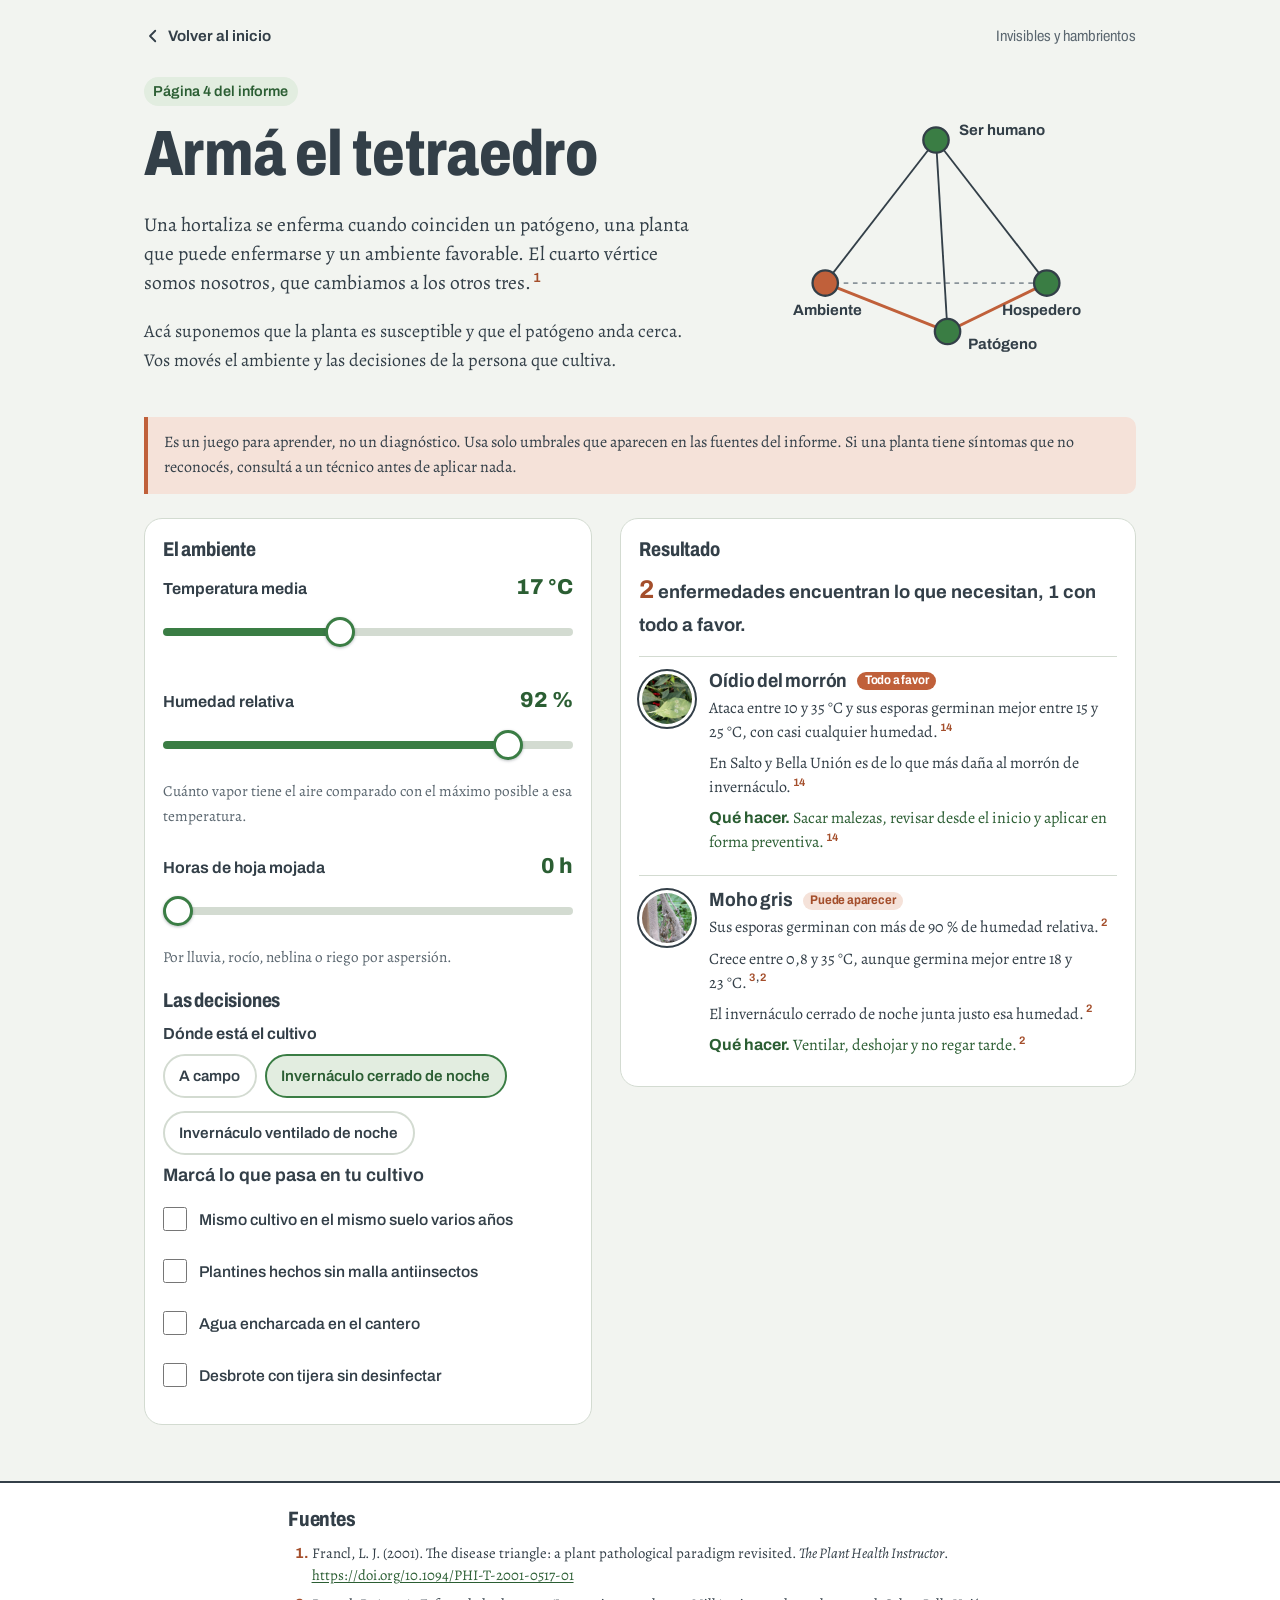
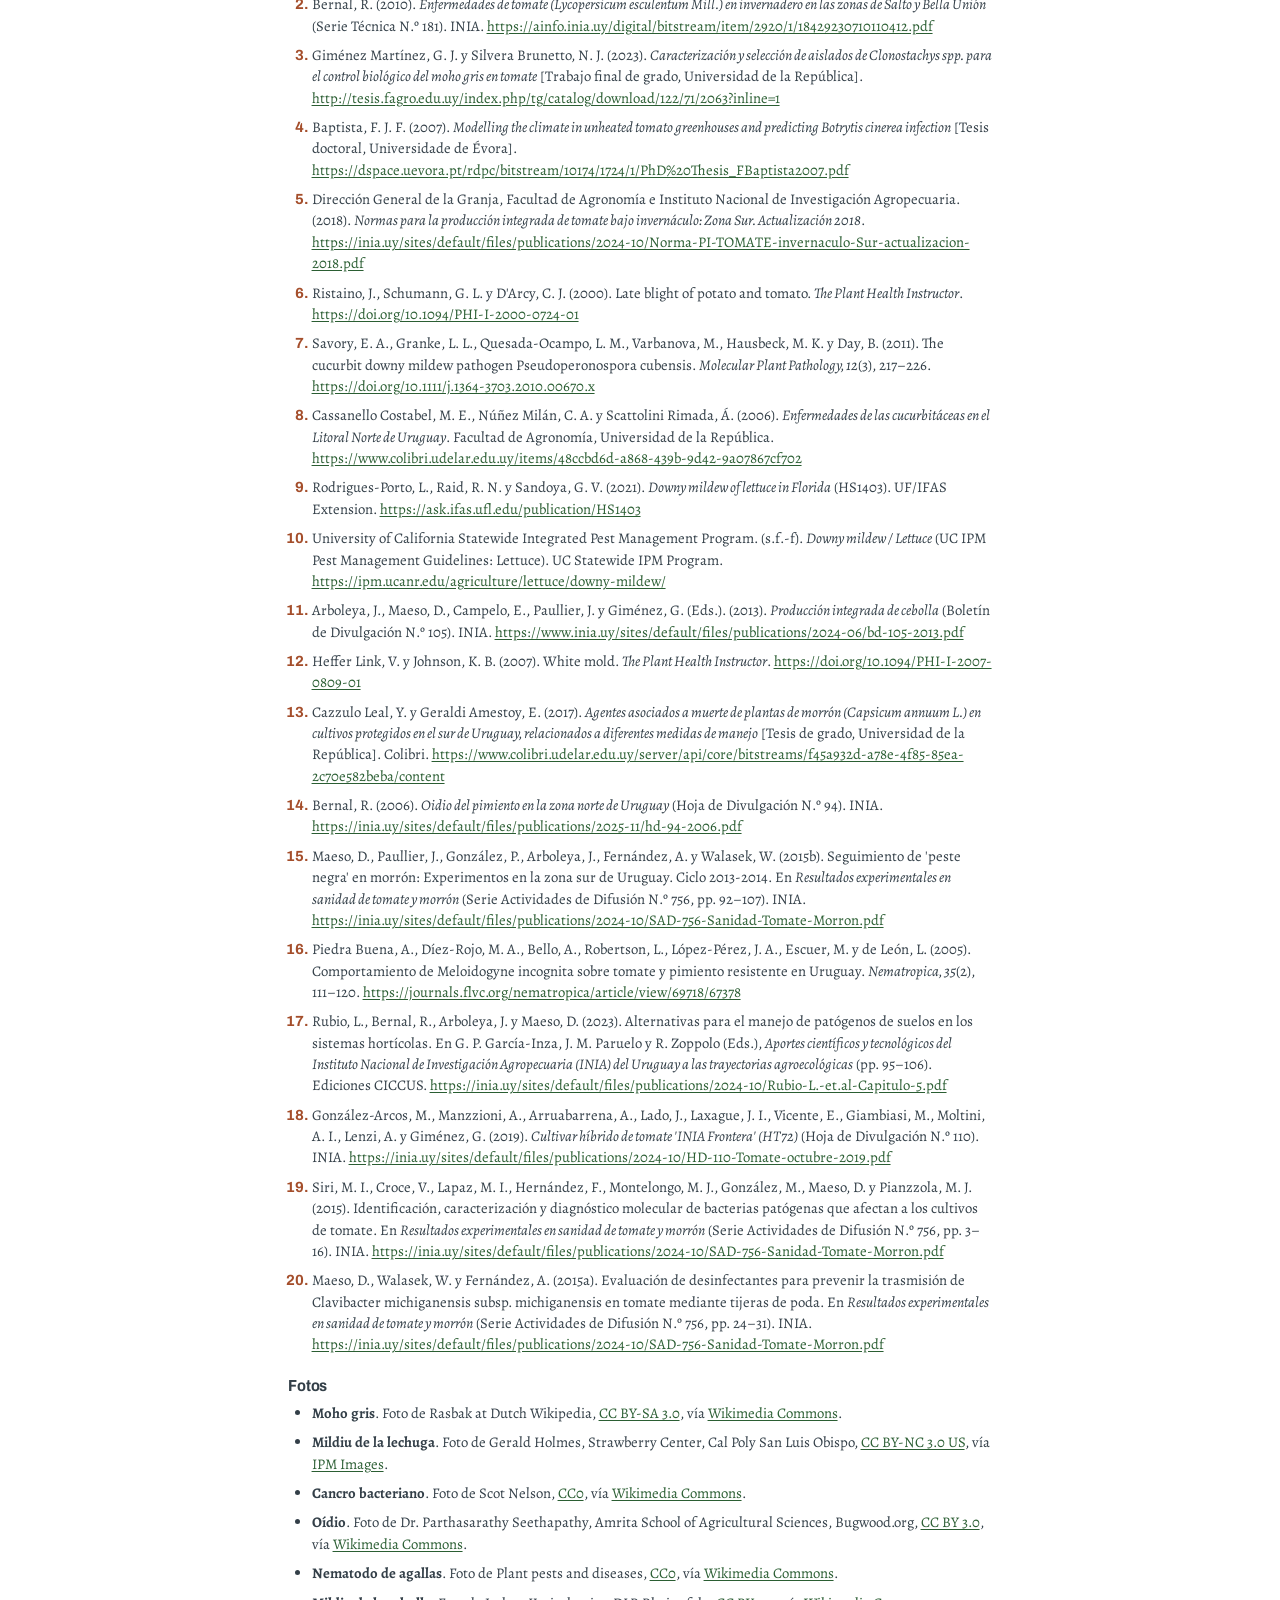
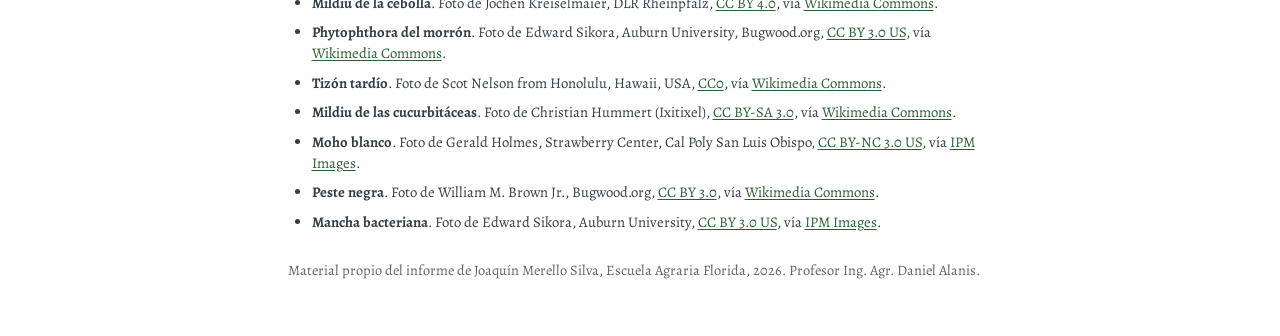
<file: tetraedro/index.html>
<!doctype html>
<html lang="es">
<head>
<meta charset="utf-8">
<meta name="viewport" content="width=device-width, initial-scale=1">
<title>Armá el tetraedro | Invisibles y hambrientos</title>
<meta name="description" content="Interactivo. Mové la temperatura, la humedad y la hoja mojada y mirá qué enfermedades de las hortalizas encuentran lo que necesitan.">
<meta name="theme-color" content="#3A7D44">
<link rel="icon" href="../img/icono.svg" type="image/svg+xml">
<link rel="preconnect" href="https://fonts.googleapis.com"><link rel="preconnect" href="https://fonts.gstatic.com" crossorigin><link rel="stylesheet" href="https://fonts.googleapis.com/css2?family=Alegreya:ital,wght@0,400;0,500;0,700;1,400&amp;family=Archivo:wdth,wght@62..125,400..800&amp;display=swap">
<link rel="stylesheet" href="../estilo.css">
<style>
.tetra-cabeza { display: grid; gap: 8px; align-items: center; }
.tetra-svg { width: 100%; max-width: 300px; margin: 0 auto; display: block; }
.tetra-svg .arista { stroke: var(--carbon); stroke-width: 1.6; fill: none; transition: stroke .3s; }
.tetra-svg .arista.atras { stroke-dasharray: 4 4; stroke: #8A949B; }
.tetra-svg .arista.activa { stroke: var(--terra); stroke-width: 2.6; }
.tetra-svg circle { stroke: var(--carbon); stroke-width: 2; fill: var(--papel); transition: fill .3s; }
.tetra-svg circle.si { fill: var(--verde); }
.tetra-svg circle.medio { fill: #E9B9A3; }
.tetra-svg circle.alto { fill: var(--terra); }
.tetra-svg text { font-family: var(--titulos); font-size: 13px; font-weight: 700; fill: var(--carbon); }
.tetra-svg text.chico { font-size: 10.5px; font-weight: 500; fill: var(--apagado); }
.juego { display: grid; gap: 28px; margin-top: 8px; }
.panel { background: var(--papel); border: 1px solid var(--linea); border-radius: 18px; padding: 20px 18px 8px; }
.panel h2 { font-size: 1.25rem; }
.interruptores { display: grid; gap: 8px; margin: 0 0 1.2rem; padding: 0; border: 0; }
.interruptores legend { font-family: var(--titulos); font-weight: 650; margin-bottom: .45rem; padding: 0; }
.interruptor { display: flex; align-items: center; gap: 12px; min-height: 44px; font-family: var(--titulos); font-size: .98rem; font-weight: 550; cursor: pointer; }
.interruptor input { width: 24px; height: 24px; accent-color: var(--verde); flex: none; margin: 0; }
.resumen { font-family: var(--titulos); font-size: 1.15rem; font-weight: 700; margin: 0 0 1rem; }
.resumen b { color: var(--terra-texto); font-size: 1.6rem; }
.enf { display: grid; grid-template-columns: 56px 1fr; gap: 14px; padding: 14px 0; border-top: 1px solid var(--linea); }
.enf .lupa { width: 56px; height: 56px; }
.enf h3 { margin: 0 0 .3rem; display: flex; flex-wrap: wrap; gap: 6px 10px; align-items: center; }
.enf p { font-size: 1rem; line-height: 1.5; margin: 0 0 .45rem; }
.sello { font-family: var(--titulos); font-size: .78rem; font-weight: 700; padding: .2em .6em; border-radius: 999px; }
.n2 .sello { background: var(--terra); color: #fff; }
.n1 .sello { background: var(--terra-claro); color: var(--terra-texto); }
.hacer { color: var(--verde-hondo); }
.hacer b { font-family: var(--titulos); }
.flota { position: sticky; bottom: 10px; display: flex; justify-content: space-between; align-items: center; gap: 10px; margin: 0 -6px 12px; padding: 12px 16px; border-radius: 14px; background: var(--carbon); color: #fff; font-family: var(--titulos); font-weight: 650; text-decoration: none; box-shadow: 0 4px 14px rgba(51,63,72,.25); }
.flota:hover { color: #fff; }
.flota b { color: #F2B39A; font-size: 1.3rem; }
.vacio { color: var(--apagado); font-size: 1rem; border-top: 1px solid var(--linea); padding-top: 14px; }
@media (min-width: 860px) {
  .flota { display: none; }
  .tetra-cabeza { grid-template-columns: 1.4fr 1fr; gap: 32px; }
  .juego { grid-template-columns: 1fr 1.15fr; align-items: start; }
  .resultados { position: sticky; top: 16px; }
}
</style>
</head>
<body>
<header class="tope"><a class="volver" href="../index.html"><svg viewBox="0 0 24 24" aria-hidden="true" fill="none" stroke="currentColor" stroke-width="2.4" stroke-linecap="round" stroke-linejoin="round"><path d="M15 5l-7 7 7 7"/></svg>Volver al inicio</a><span class="marca">Invisibles y hambrientos</span></header>
<main id="contenido">


<div class="envoltura ancha">
  <header class="cabeza tetra-cabeza">
    <div>
      <span class="pagina">Página 4 del informe</span>
      <h1>Armá el tetraedro</h1>
      <p class="bajada">Una hortaliza se enferma cuando coinciden un patógeno, una planta que puede enfermarse y un ambiente favorable. El cuarto vértice somos nosotros, que cambiamos a los otros tres.<sup class='r'><a href='#f1' aria-label='Fuente 1'>1</a></sup></p>
      <p>Acá suponemos que la planta es susceptible y que el patógeno anda cerca. Vos movés el ambiente y las decisiones de la persona que cultiva.</p>
    </div>
    <svg class="tetra-svg" viewBox="0 0 260 215" role="img" aria-labelledby="tt-titulo">
      <title id="tt-titulo">Tetraedro de la enfermedad. Patógeno, hospedero y ambiente en la base y el ser humano arriba.</title>
      <line class="arista atras" x1="34" y1="150" x2="226" y2="150"/>
      <line class="arista base" x1="34" y1="150" x2="140" y2="192"/>
      <line class="arista base" x1="226" y1="150" x2="140" y2="192"/>
      <line class="arista sube" x1="130" y1="26" x2="34" y2="150"/>
      <line class="arista sube" x1="130" y1="26" x2="226" y2="150"/>
      <line class="arista sube" x1="130" y1="26" x2="140" y2="192"/>
      <circle id="v-humano" cx="130" cy="26" r="11"/>
      <circle id="v-ambiente" cx="34" cy="150" r="11"/>
      <circle class="si" cx="226" cy="150" r="11"/>
      <circle class="si" cx="140" cy="192" r="11"/>
      <text x="150" y="22">Ser humano</text>
      <text x="6" y="178">Ambiente</text>
      <text x="256" y="178" text-anchor="end">Hospedero</text>
      <text x="158" y="207">Patógeno</text>
    </svg>
  </header>

  <p class="aviso">Es un juego para aprender, no un diagnóstico. Usa solo umbrales que aparecen en las fuentes del informe. Si una planta tiene síntomas que no reconocés, consultá a un técnico antes de aplicar nada.</p>

  <div class="juego">
    <form class="panel" id="controles" onsubmit="return false">
      <h2>El ambiente</h2>
      <div class="campo">
        <label for="t">Temperatura media <output id="t-v" for="t">17 °C</output></label>
        <input type="range" id="t" min="0" max="40" step="1" value="17">
      </div>
      <div class="campo">
        <label for="hr">Humedad relativa <output id="hr-v" for="hr">92 %</output></label>
        <input type="range" id="hr" min="40" max="100" step="1" value="92" aria-describedby="hr-a">
        <p class="ayuda" id="hr-a">Cuánto vapor tiene el aire comparado con el máximo posible a esa temperatura.</p>
      </div>
      <div class="campo">
        <label for="mo">Horas de hoja mojada <output id="mo-v" for="mo">0 h</output></label>
        <input type="range" id="mo" min="0" max="48" step="1" value="0" aria-describedby="mo-a">
        <p class="ayuda" id="mo-a">Por lluvia, rocío, neblina o riego por aspersión.</p>
      </div>

      <h2>Las decisiones</h2>
      <fieldset class="opciones campo">
        <legend>Dónde está el cultivo</legend>
        <label><input type="radio" name="lugar" value="campo"><span>A campo</span></label>
        <label><input type="radio" name="lugar" value="cerrado" checked><span>Invernáculo cerrado de noche</span></label>
        <label><input type="radio" name="lugar" value="ventilado"><span>Invernáculo ventilado de noche</span></label>
      </fieldset>
      <fieldset class="interruptores">
        <legend>Marcá lo que pasa en tu cultivo</legend>
        <label class="interruptor"><input type="checkbox" id="suelo">Mismo cultivo en el mismo suelo varios años</label>
        <label class="interruptor"><input type="checkbox" id="malla">Plantines hechos sin malla antiinsectos</label>
        <label class="interruptor"><input type="checkbox" id="charco">Agua encharcada en el cantero</label>
        <label class="interruptor"><input type="checkbox" id="tijera">Desbrote con tijera sin desinfectar</label>
      </fieldset>
      <a class="flota" id="flota" href="#res-titulo"></a>
    </form>

    <section class="panel resultados" aria-labelledby="res-titulo">
      <h2 id="res-titulo">Resultado</h2>
      <p class="resumen" id="resumen" aria-live="polite"></p>
      <div id="lista"></div>
    </section>
  </div>
</div>

<script>
(function () {
  var $ = function (id) { return document.getElementById(id); };
  var RAIZ = "../";

  var ENF = [
    { n: "Moho gris", f: "foto-botrytis-cinerea.jpg",
      ev: function (s) {
        if (s.hr <= 90 || s.t < 0.8 || s.t > 35) return null;
        var nv = (s.t >= 18 && s.t <= 23) ? 2 : 1;
        var t = ["Sus esporas germinan con más de 90 % de humedad relativa.<sup class='r'><a href='#f2' aria-label='Fuente 2'>2</a></sup>"];
        t.push(nv === 2 ? "Además estás entre 18 y 23 °C, donde mejor germinan.<sup class='r'><a href='#f2' aria-label='Fuente 2'>2</a></sup>" : "Crece entre 0,8 y 35 °C, aunque germina mejor entre 18 y 23 °C.<sup class='r'><a href='#f3' aria-label='Fuente 3'>3</a>,<a href='#f2' aria-label='Fuente 2'>2</a></sup>");
        if (s.lugar === "ventilado") { nv = 1; t.push("Ventilar de noche ayuda. En Lisboa bajó la incidencia de Botrytis de 48,3 % a 18,3 %.<sup class='r'><a href='#f4' aria-label='Fuente 4'>4</a></sup>"); }
        if (s.lugar === "cerrado") t.push("El invernáculo cerrado de noche junta justo esa humedad.<sup class='r'><a href='#f2' aria-label='Fuente 2'>2</a></sup>");
        return { nv: nv, t: t };
      },
      hacer: "Ventilar, deshojar y no regar tarde.<sup class='r'><a href='#f2' aria-label='Fuente 2'>2</a></sup>" },
    { n: "Tizón tardío", f: "foto-phytophthora-infestans.jpg",
      ev: function (s) {
        if (!(s.t >= 3 && s.t < 18 && s.mo >= 1)) return null;
        var t = ["Con menos de 18 °C y agua sobre las hojas, las normas de producción integrada piden tratarlo en forma preventiva.<sup class='r'><a href='#f5' aria-label='Fuente 5'>5</a></sup>",
                 "Sus zoosporas nadan en el agua de la hoja hasta los estomas, los poros de la hoja.<sup class='r'><a href='#f6' aria-label='Fuente 6'>6</a></sup>"];
        var nv = 2;
        if (s.lugar !== "campo") { nv = 1; t.push("Bajo techo casi no aparece, porque no llueve sobre las plantas.<sup class='r'><a href='#f2' aria-label='Fuente 2'>2</a></sup>"); }
        return { nv: nv, t: t };
      },
      hacer: "Rotar de 2 a 3 años, sacar descartes y plantas guachas y no regar por aspersión.<sup class='r'><a href='#f6' aria-label='Fuente 6'>6</a>,<a href='#f5' aria-label='Fuente 5'>5</a></sup>" },
    { n: "Mildiu de las cucurbitáceas", f: "foto-pseudoperonospora-cubensis.jpg",
      ev: function (s) {
        if (!(s.mo >= 2 && s.t >= 5 && s.t <= 28)) return null;
        var cerca = s.t >= 14 && s.t <= 16;
        return { nv: cerca ? 2 : 1, t: ["Con mucho inóculo le alcanzan 2 horas de hoja mojada a 15 °C para infectar zapallos, pepinos y melones.<sup class='r'><a href='#f7' aria-label='Fuente 7'>7</a></sup>",
          cerca ? "Estás cerca de esos 15 °C." : "Puede infectar entre 5 y 28 °C, pero lejos de los 15 °C necesita más horas de hoja mojada.<sup class='r'><a href='#f7' aria-label='Fuente 7'>7</a></sup>"] };
      },
      hacer: "Canteros altos, ventilar, nada de aspersión y lejos de cultivos ya plantados.<sup class='r'><a href='#f8' aria-label='Fuente 8'>8</a></sup>" },
    { n: "Mildiu de la lechuga", f: "foto-bremia-lactucae.jpg",
      ev: function (s) {
        if (!(s.mo >= 5 && s.t >= 4.5 && s.t <= 15.5)) return null;
        return { nv: 2, t: ["Lo favorecen noches de 4,5 a 15,5 °C con 5 a 7 horas de hoja mojada.<sup class='r'><a href='#f9' aria-label='Fuente 9'>9</a></sup>", "En 24 a 48 horas aparece una pelusa blanca en el envés.<sup class='r'><a href='#f9' aria-label='Fuente 9'>9</a></sup>"] };
      },
      hacer: "Variedades resistentes, riego por goteo y plantines protegidos.<sup class='r'><a href='#f9' aria-label='Fuente 9'>9</a>,<a href='#f10' aria-label='Fuente 10'>10</a></sup>" },
    { n: "Mildiu de la cebolla", f: "foto-peronospora-destructor.jpg",
      ev: function (s) {
        if (s.lugar !== "campo" || !(s.hr > 95 && s.t >= 4 && s.t <= 23)) return null;
        return { nv: 2, t: ["Lo favorecen madrugadas con más de 95 % de humedad, días de menos de 23 °C y noches de 4 a 24 °C.<sup class='r'><a href='#f11' aria-label='Fuente 11'>11</a></sup>", "No hace falta lluvia. Los focos aparecen donde el rocío dura más.<sup class='r'><a href='#f11' aria-label='Fuente 11'>11</a></sup>"] };
      },
      hacer: "Plantines sanos, rotar 2 años y aplicar según el pronóstico de mildiu.<sup class='r'><a href='#f11' aria-label='Fuente 11'>11</a></sup>" },
    { n: "Moho blanco", f: "foto-sclerotinia.jpg",
      ev: function (s) {
        if (!(s.mo >= 16 && s.t >= 12 && s.t < 20)) return null;
        return { nv: 2, t: ["Lo favorecen menos de 20 °C con rocío o neblina largos.<sup class='r'><a href='#f8' aria-label='Fuente 8'>8</a></sup>", "Sus esporas infectan con 16 a 48 horas de hoja mojada.<sup class='r'><a href='#f12' aria-label='Fuente 12'>12</a></sup>"] };
      },
      hacer: "Rotar de 3 a 5 años, regar lo justo y sacar las plantas enfermas.<sup class='r'><a href='#f12' aria-label='Fuente 12'>12</a>,<a href='#f8' aria-label='Fuente 8'>8</a></sup>" },
    { n: "Phytophthora del morrón", f: "foto-phytophthora-capsici.jpg",
      ev: function (s) {
        if (!(s.charco && s.t >= 27 && s.t <= 32)) return null;
        return { nv: 2, t: ["Con 27 a 32 °C y agua libre en el cantero produce zoosporas e infecta mejor.<sup class='r'><a href='#f13' aria-label='Fuente 13'>13</a></sup>", "En un invernáculo de morrón del sur mató al 64,7 % de las plantas.<sup class='r'><a href='#f13' aria-label='Fuente 13'>13</a></sup>"] };
      },
      hacer: "Suelo drenado, canteros altos y riego según lo que pide el cultivo.<sup class='r'><a href='#f8' aria-label='Fuente 8'>8</a>,<a href='#f13' aria-label='Fuente 13'>13</a></sup>" },
    { n: "Mancha bacteriana", f: "foto-xanthomonas.jpg",
      ev: function (s) {
        if (!(s.mo >= 24 && s.t >= 23 && s.t <= 35)) return null;
        var t = ["Le alcanzan 100 % de humedad durante 24 horas o más con 23 a 35 °C, como en un verano lluvioso.<sup class='r'><a href='#f2' aria-label='Fuente 2'>2</a></sup>"];
        var nv = 2;
        if (s.lugar !== "campo") { nv = 1; t.push("Bajo nylon casi no aparece, salvo que el plástico se rompa.<sup class='r'><a href='#f2' aria-label='Fuente 2'>2</a></sup>"); }
        return { nv: nv, t: t };
      },
      hacer: "Regar sin mojar las hojas, no tocar plantas mojadas y usar cobre preventivo.<sup class='r'><a href='#f2' aria-label='Fuente 2'>2</a></sup>" },
    { n: "Oídio del morrón", f: "foto-leveillula-taurica.jpg",
      ev: function (s) {
        if (s.t < 10 || s.t > 35) return null;
        var techo = s.lugar !== "campo";
        var optimo = s.t >= 15 && s.t <= 25;
        if (!optimo && !techo) return null;
        return { nv: optimo && techo ? 2 : 1, t: ["Ataca entre 10 y 35 °C y sus esporas germinan mejor entre 15 y 25 °C, con casi cualquier humedad.<sup class='r'><a href='#f14' aria-label='Fuente 14'>14</a></sup>",
          "En Salto y Bella Unión es de lo que más daña al morrón de invernáculo.<sup class='r'><a href='#f14' aria-label='Fuente 14'>14</a></sup>"] };
      },
      hacer: "Sacar malezas, revisar desde el inicio y aplicar en forma preventiva.<sup class='r'><a href='#f14' aria-label='Fuente 14'>14</a></sup>" },
    { n: "Peste negra", f: "foto-tswv.jpg",
      ev: function (s) {
        if (!(s.malla || s.t >= 25)) return null;
        var t = [];
        if (s.t >= 25) t.push("Con medias de 25 °C o más los trips llegan al máximo en los invernáculos de morrón de Canelones. Ellos llevan el virus.<sup class='r'><a href='#f15' aria-label='Fuente 15'>15</a></sup>");
        if (s.malla) t.push("En Canelones la infección apareció primero en plantas de almácigos sin malla.<sup class='r'><a href='#f15' aria-label='Fuente 15'>15</a></sup>");
        if (s.t > 28) t.push("Con más de 28 °C funciona mal el gen Tsw, que protege al morrón.<sup class='r'><a href='#f15' aria-label='Fuente 15'>15</a></sup>");
        return { nv: s.malla ? 2 : 1, t: t };
      },
      hacer: "Almácigo bajo malla, malezas controladas y arrancar las plantas con síntomas.<sup class='r'><a href='#f15' aria-label='Fuente 15'>15</a></sup>" },
    { n: "Nematodo de agallas", f: "foto-meloidogyne.jpg",
      ev: function (s) {
        if (!s.suelo) return null;
        var t = ["Ataca con el suelo entre 15 y 30 °C cuando se repite el cultivo en el mismo suelo.<sup class='r'><a href='#f2' aria-label='Fuente 2'>2</a>,<a href='#f16' aria-label='Fuente 16'>16</a></sup>",
                 "Repetir el cultivo también acumula enfermedades de raíz.<sup class='r'><a href='#f17' aria-label='Fuente 17'>17</a></sup>"];
        if (s.t > 28) t.push("Con el suelo a más de 28 °C falla el gen Mi, que da resistencia al tomate.<sup class='r'><a href='#f18' aria-label='Fuente 18'>18</a></sup>");
        t.push("Para simplificar, acá la temperatura del aire hace de temperatura del suelo.");
        return { nv: (s.t >= 15 && s.t <= 30) ? 2 : 1, t: t };
      },
      hacer: "Solarizar entre mediados de diciembre y fines de enero.<sup class='r'><a href='#f17' aria-label='Fuente 17'>17</a></sup>" },
    { n: "Cancro bacteriano", f: "foto-clavibacter-michiganensis.jpg",
      ev: function (s) {
        if (!s.tijera) return null;
        var t = ["La bacteria viaja en semillas, manos y tijeras.<sup class='r'><a href='#f2' aria-label='Fuente 2'>2</a>,<a href='#f19' aria-label='Fuente 19'>19</a></sup> En un ensayo de INIA, desbrotar sin desinfectar enfermó a más del 85 % de las plantas.<sup class='r'><a href='#f20' aria-label='Fuente 20'>20</a></sup>"];
        var nv = 1;
        if (s.t >= 24 && s.t <= 32) { nv = 2; t.push("Además estás entre 24 y 32 °C, el rango que la favorece.<sup class='r'><a href='#f2' aria-label='Fuente 2'>2</a></sup>"); }
        return { nv: nv, t: t };
      },
      hacer: "Tijera con hipoclorito al 1 % de cloro activo. En ese ensayo evitó los síntomas.<sup class='r'><a href='#f20' aria-label='Fuente 20'>20</a></sup>" }
  ];

  function leer() {
    return {
      t: +$("t").value, hr: +$("hr").value, mo: +$("mo").value,
      lugar: document.querySelector("input[name=lugar]:checked").value,
      suelo: $("suelo").checked, malla: $("malla").checked, charco: $("charco").checked, tijera: $("tijera").checked
    };
  }

  function pintarRango(el) {
    var p = (el.value - el.min) / (el.max - el.min) * 100;
    el.style.setProperty("--p", p + "%");
  }

  function actualizar() {
    var s = leer();
    $("t-v").textContent = s.t + " °C";
    $("hr-v").textContent = s.hr + " %";
    $("mo-v").textContent = s.mo + " h";
    ["t", "hr", "mo"].forEach(function (id) { pintarRango($(id)); });

    var res = [];
    ENF.forEach(function (e) { var r = e.ev(s); if (r) res.push({ e: e, r: r }); });
    res.sort(function (a, b) { return b.r.nv - a.r.nv; });

    var altos = res.filter(function (x) { return x.r.nv === 2; }).length;
    $("resumen").innerHTML = res.length === 0
      ? "Con este ambiente ninguna de la lista encuentra lo que necesita."
      : "<b>" + res.length + "</b> " + (res.length === 1 ? "enfermedad encuentra" : "enfermedades encuentran") + " lo que necesitan" + (altos ? ", " + altos + " con todo a favor." : ".");

    $("lista").innerHTML = res.length === 0
      ? '<p class="vacio">Probá subir la humedad, sumar horas de hoja mojada o marcar alguna decisión.</p>'
      : res.map(function (x) {
          return '<article class="enf n' + x.r.nv + '"><img class="lupa" src="' + RAIZ + 'img/' + x.e.f + '" alt="" width="56" height="56" loading="lazy">' +
            '<div><h3>' + x.e.n + ' <span class="sello">' + (x.r.nv === 2 ? "Todo a favor" : "Puede aparecer") + '</span></h3>' +
            x.r.t.map(function (p) { return "<p>" + p + "</p>"; }).join("") +
            '<p class="hacer"><b>Qué hacer.</b> ' + x.e.hacer + '</p></div></article>';
        }).join("");

    $("flota").innerHTML = "<span><b>" + res.length + "</b> " + (res.length === 1 ? "enfermedad" : "enfermedades") + " con este ambiente</span><span>Ver</span>";
    var amb = $("v-ambiente");
    amb.setAttribute("class", altos ? "alto" : (res.length ? "medio" : ""));
    var humano = s.lugar !== "campo" || s.suelo || s.malla || s.charco || s.tijera;
    $("v-humano").setAttribute("class", humano ? "si" : "");
    document.querySelectorAll(".tetra-svg .base").forEach(function (l) { l.classList.toggle("activa", altos > 0); });
  }

  document.getElementById("controles").addEventListener("input", actualizar);
  document.getElementById("controles").addEventListener("change", actualizar);
  actualizar();
})();
</script>

</main>
<footer class="pie-fuentes"><div class="envoltura"><h2 id="fuentes">Fuentes</h2><ol><li id="f1">Francl, L. J. (2001). The disease triangle: a plant pathological paradigm revisited. <em>The Plant Health Instructor</em>. <a href="https://doi.org/10.1094/PHI-T-2001-0517-01">https://doi.org/10.1094/PHI-T-2001-0517-01</a></li><li id="f2">Bernal, R. (2010). <em>Enfermedades de tomate (Lycopersicum esculentum Mill.) en invernadero en las zonas de Salto y Bella Unión</em> (Serie Técnica N.º 181). INIA. <a href="https://ainfo.inia.uy/digital/bitstream/item/2920/1/18429230710110412.pdf">https://ainfo.inia.uy/digital/bitstream/item/2920/1/18429230710110412.pdf</a></li><li id="f3">Giménez Martínez, G. J. y Silvera Brunetto, N. J. (2023). <em>Caracterización y selección de aislados de Clonostachys spp. para el control biológico del moho gris en tomate</em> [Trabajo final de grado, Universidad de la República]. <a href="http://tesis.fagro.edu.uy/index.php/tg/catalog/download/122/71/2063?inline=1">http://tesis.fagro.edu.uy/index.php/tg/catalog/download/122/71/2063?inline=1</a></li><li id="f4">Baptista, F. J. F. (2007). <em>Modelling the climate in unheated tomato greenhouses and predicting Botrytis cinerea infection</em> [Tesis doctoral, Universidade de Évora]. <a href="https://dspace.uevora.pt/rdpc/bitstream/10174/1724/1/PhD%20Thesis_FBaptista2007.pdf">https://dspace.uevora.pt/rdpc/bitstream/10174/1724/1/PhD%20Thesis_FBaptista2007.pdf</a></li><li id="f5">Dirección General de la Granja, Facultad de Agronomía e Instituto Nacional de Investigación Agropecuaria. (2018). <em>Normas para la producción integrada de tomate bajo invernáculo: Zona Sur. Actualización 2018</em>. <a href="https://inia.uy/sites/default/files/publications/2024-10/Norma-PI-TOMATE-invernaculo-Sur-actualizacion-2018.pdf">https://inia.uy/sites/default/files/publications/2024-10/Norma-PI-TOMATE-invernaculo-Sur-actualizacion-2018.pdf</a></li><li id="f6">Ristaino, J., Schumann, G. L. y D'Arcy, C. J. (2000). Late blight of potato and tomato. <em>The Plant Health Instructor</em>. <a href="https://doi.org/10.1094/PHI-I-2000-0724-01">https://doi.org/10.1094/PHI-I-2000-0724-01</a></li><li id="f7">Savory, E. A., Granke, L. L., Quesada-Ocampo, L. M., Varbanova, M., Hausbeck, M. K. y Day, B. (2011). The cucurbit downy mildew pathogen Pseudoperonospora cubensis. <em>Molecular Plant Pathology, 12</em>(3), 217–226. <a href="https://doi.org/10.1111/j.1364-3703.2010.00670.x">https://doi.org/10.1111/j.1364-3703.2010.00670.x</a></li><li id="f8">Cassanello Costabel, M. E., Núñez Milán, C. A. y Scattolini Rimada, Á. (2006). <em>Enfermedades de las cucurbitáceas en el Litoral Norte de Uruguay</em>. Facultad de Agronomía, Universidad de la República. <a href="https://www.colibri.udelar.edu.uy/items/48ccbd6d-a868-439b-9d42-9a07867cf702">https://www.colibri.udelar.edu.uy/items/48ccbd6d-a868-439b-9d42-9a07867cf702</a></li><li id="f9">Rodrigues-Porto, L., Raid, R. N. y Sandoya, G. V. (2021). <em>Downy mildew of lettuce in Florida</em> (HS1403). UF/IFAS Extension. <a href="https://ask.ifas.ufl.edu/publication/HS1403">https://ask.ifas.ufl.edu/publication/HS1403</a></li><li id="f10">University of California Statewide Integrated Pest Management Program. (s.f.-f). <em>Downy mildew / Lettuce</em> (UC IPM Pest Management Guidelines: Lettuce). UC Statewide IPM Program. <a href="https://ipm.ucanr.edu/agriculture/lettuce/downy-mildew/">https://ipm.ucanr.edu/agriculture/lettuce/downy-mildew/</a></li><li id="f11">Arboleya, J., Maeso, D., Campelo, E., Paullier, J. y Giménez, G. (Eds.). (2013). <em>Producción integrada de cebolla</em> (Boletín de Divulgación N.º 105). INIA. <a href="https://www.inia.uy/sites/default/files/publications/2024-06/bd-105-2013.pdf">https://www.inia.uy/sites/default/files/publications/2024-06/bd-105-2013.pdf</a></li><li id="f12">Heffer Link, V. y Johnson, K. B. (2007). White mold. <em>The Plant Health Instructor</em>. <a href="https://doi.org/10.1094/PHI-I-2007-0809-01">https://doi.org/10.1094/PHI-I-2007-0809-01</a></li><li id="f13">Cazzulo Leal, Y. y Geraldi Amestoy, E. (2017). <em>Agentes asociados a muerte de plantas de morrón (Capsicum annuum L.) en cultivos protegidos en el sur de Uruguay, relacionados a diferentes medidas de manejo</em> [Tesis de grado, Universidad de la República]. Colibri. <a href="https://www.colibri.udelar.edu.uy/server/api/core/bitstreams/f45a932d-a78e-4f85-85ea-2c70e582beba/content">https://www.colibri.udelar.edu.uy/server/api/core/bitstreams/f45a932d-a78e-4f85-85ea-2c70e582beba/content</a></li><li id="f14">Bernal, R. (2006). <em>Oidio del pimiento en la zona norte de Uruguay</em> (Hoja de Divulgación N.º 94). INIA. <a href="https://inia.uy/sites/default/files/publications/2025-11/hd-94-2006.pdf">https://inia.uy/sites/default/files/publications/2025-11/hd-94-2006.pdf</a></li><li id="f15">Maeso, D., Paullier, J., González, P., Arboleya, J., Fernández, A. y Walasek, W. (2015b). Seguimiento de 'peste negra' en morrón: Experimentos en la zona sur de Uruguay. Ciclo 2013-2014. En <em>Resultados experimentales en sanidad de tomate y morrón</em> (Serie Actividades de Difusión N.º 756, pp. 92–107). INIA. <a href="https://inia.uy/sites/default/files/publications/2024-10/SAD-756-Sanidad-Tomate-Morron.pdf">https://inia.uy/sites/default/files/publications/2024-10/SAD-756-Sanidad-Tomate-Morron.pdf</a></li><li id="f16">Piedra Buena, A., Díez-Rojo, M. A., Bello, A., Robertson, L., López-Pérez, J. A., Escuer, M. y de León, L. (2005). Comportamiento de Meloidogyne incognita sobre tomate y pimiento resistente en Uruguay. <em>Nematropica, 35</em>(2), 111–120. <a href="https://journals.flvc.org/nematropica/article/view/69718/67378">https://journals.flvc.org/nematropica/article/view/69718/67378</a></li><li id="f17">Rubio, L., Bernal, R., Arboleya, J. y Maeso, D. (2023). Alternativas para el manejo de patógenos de suelos en los sistemas hortícolas. En G. P. García-Inza, J. M. Paruelo y R. Zoppolo (Eds.), <em>Aportes científicos y tecnológicos del Instituto Nacional de Investigación Agropecuaria (INIA) del Uruguay a las trayectorias agroecológicas</em> (pp. 95–106). Ediciones CICCUS. <a href="https://inia.uy/sites/default/files/publications/2024-10/Rubio-L.-et.al-Capitulo-5.pdf">https://inia.uy/sites/default/files/publications/2024-10/Rubio-L.-et.al-Capitulo-5.pdf</a></li><li id="f18">González-Arcos, M., Manzzioni, A., Arruabarrena, A., Lado, J., Laxague, J. I., Vicente, E., Giambiasi, M., Moltini, A. I., Lenzi, A. y Giménez, G. (2019). <em>Cultivar híbrido de tomate 'INIA Frontera' (HT72)</em> (Hoja de Divulgación N.º 110). INIA. <a href="https://inia.uy/sites/default/files/publications/2024-10/HD-110-Tomate-octubre-2019.pdf">https://inia.uy/sites/default/files/publications/2024-10/HD-110-Tomate-octubre-2019.pdf</a></li><li id="f19">Siri, M. I., Croce, V., Lapaz, M. I., Hernández, F., Montelongo, M. J., González, M., Maeso, D. y Pianzzola, M. J. (2015). Identificación, caracterización y diagnóstico molecular de bacterias patógenas que afectan a los cultivos de tomate. En <em>Resultados experimentales en sanidad de tomate y morrón</em> (Serie Actividades de Difusión N.º 756, pp. 3–16). INIA. <a href="https://inia.uy/sites/default/files/publications/2024-10/SAD-756-Sanidad-Tomate-Morron.pdf">https://inia.uy/sites/default/files/publications/2024-10/SAD-756-Sanidad-Tomate-Morron.pdf</a></li><li id="f20">Maeso, D., Walasek, W. y Fernández, A. (2015a). Evaluación de desinfectantes para prevenir la trasmisión de Clavibacter michiganensis subsp. michiganensis en tomate mediante tijeras de poda. En <em>Resultados experimentales en sanidad de tomate y morrón</em> (Serie Actividades de Difusión N.º 756, pp. 24–31). INIA. <a href="https://inia.uy/sites/default/files/publications/2024-10/SAD-756-Sanidad-Tomate-Morron.pdf">https://inia.uy/sites/default/files/publications/2024-10/SAD-756-Sanidad-Tomate-Morron.pdf</a></li></ol><h3>Fotos</h3><ul><li><b>Moho gris</b>. Foto de Rasbak at Dutch Wikipedia, <a href="http://creativecommons.org/licenses/by-sa/3.0/">CC BY-SA 3.0</a>, vía <a href="https://commons.wikimedia.org/wiki/File:Botrytis_tomaat.jpg">Wikimedia Commons</a>.</li><li><b>Mildiu de la lechuga</b>. Foto de Gerald Holmes, Strawberry Center, Cal Poly San Luis Obispo, <a href="https://creativecommons.org/licenses/by-nc/3.0/us/">CC BY-NC 3.0 US</a>, vía <a href="https://www.ipmimages.org/browse/image/5608244">IPM Images</a>.</li><li><b>Cancro bacteriano</b>. Foto de Scot Nelson, <a href="http://creativecommons.org/publicdomain/zero/1.0/deed.en">CC0</a>, vía <a href="https://commons.wikimedia.org/wiki/File:Bacterial_canker_of_tomato_caused_by_Corynebacterium_michiganense_pv._michiganense_(9777392932).jpg">Wikimedia Commons</a>.</li><li><b>Oídio</b>. Foto de Dr. Parthasarathy Seethapathy, Amrita School of Agricultural Sciences, Bugwood.org, <a href="https://creativecommons.org/licenses/by/3.0">CC BY 3.0</a>, vía <a href="https://commons.wikimedia.org/wiki/File:5573619-PPT-powdery_mildew_(Leveillula_taurica).jpg">Wikimedia Commons</a>.</li><li><b>Nematodo de agallas</b>. Foto de Plant pests and diseases, <a href="http://creativecommons.org/publicdomain/zero/1.0/deed.en">CC0</a>, vía <a href="https://commons.wikimedia.org/wiki/File:Tomato_(Solanum_lycopersicum)-_Galling_from_root-knot_nematodes.jpg">Wikimedia Commons</a>.</li><li><b>Mildiu de la cebolla</b>. Foto de Jochen Kreiselmaier, DLR Rheinpfalz, <a href="https://creativecommons.org/licenses/by/4.0">CC BY 4.0</a>, vía <a href="https://commons.wikimedia.org/wiki/File:Falscher_Mehltau_2_(Peronospora_destructor)-DLR-NW-jk.jpg">Wikimedia Commons</a>.</li><li><b>Phytophthora del morrón</b>. Foto de Edward Sikora, Auburn University, Bugwood.org, <a href="https://creativecommons.org/licenses/by/3.0/us/deed.en">CC BY 3.0 US</a>, vía <a href="https://commons.wikimedia.org/wiki/File:Capsicum_annuum_with_Phytophthora_capsici.jpg">Wikimedia Commons</a>.</li><li><b>Tizón tardío</b>. Foto de Scot Nelson from Honolulu, Hawaii, USA, <a href="http://creativecommons.org/publicdomain/zero/1.0/deed.en">CC0</a>, vía <a href="https://commons.wikimedia.org/wiki/File:Tomato_late_blight_leaf_sporulating_lesions_1_(5816170621).jpg">Wikimedia Commons</a>.</li><li><b>Mildiu de las cucurbitáceas</b>. Foto de Christian Hummert (Ixitixel), <a href="https://creativecommons.org/licenses/by-sa/3.0">CC BY-SA 3.0</a>, vía <a href="https://commons.wikimedia.org/wiki/File:Falscher_Mehltau.jpg">Wikimedia Commons</a>.</li><li><b>Moho blanco</b>. Foto de Gerald Holmes, Strawberry Center, Cal Poly San Luis Obispo, <a href="https://creativecommons.org/licenses/by-nc/3.0/us/">CC BY-NC 3.0 US</a>, vía <a href="https://www.ipmimages.org/browse/image/5604267">IPM Images</a>.</li><li><b>Peste negra</b>. Foto de William M. Brown Jr., Bugwood.org, <a href="https://creativecommons.org/licenses/by/3.0">CC BY 3.0</a>, vía <a href="https://commons.wikimedia.org/wiki/File:Tomato_spotted_wilt_virus_5356805-PPT.png">Wikimedia Commons</a>.</li><li><b>Mancha bacteriana</b>. Foto de Edward Sikora, Auburn University, <a href="https://creativecommons.org/licenses/by/3.0/us/">CC BY 3.0 US</a>, vía <a href="https://www.ipmimages.org/browse/image/1568045">IPM Images</a>.</li></ul><p class="firma">Material propio del informe de Joaquín Merello Silva, Escuela Agraria Florida, 2026. Profesor Ing. Agr. Daniel Alanis.</p></div></footer>
<script>
if ('serviceWorker' in navigator && location.protocol.indexOf('http') === 0) {
  navigator.serviceWorker.register('../sw.js').then(function () { return navigator.serviceWorker.ready; }).then(function () {
    if (!window.caches) return;
    var urls = [location.href.split('#')[0]];
    document.querySelectorAll('img[src], link[rel=stylesheet]').forEach(function (e) {
      var u = e.src || e.href;
      if (u.indexOf(location.origin) === 0) urls.push(u);
    });
    caches.open('iyh-v1').then(function (c) { urls.forEach(function (u) { c.add(u).catch(function () {}); }); });
  }).catch(function () {});
}
</script>
</body>
</html>
</file>
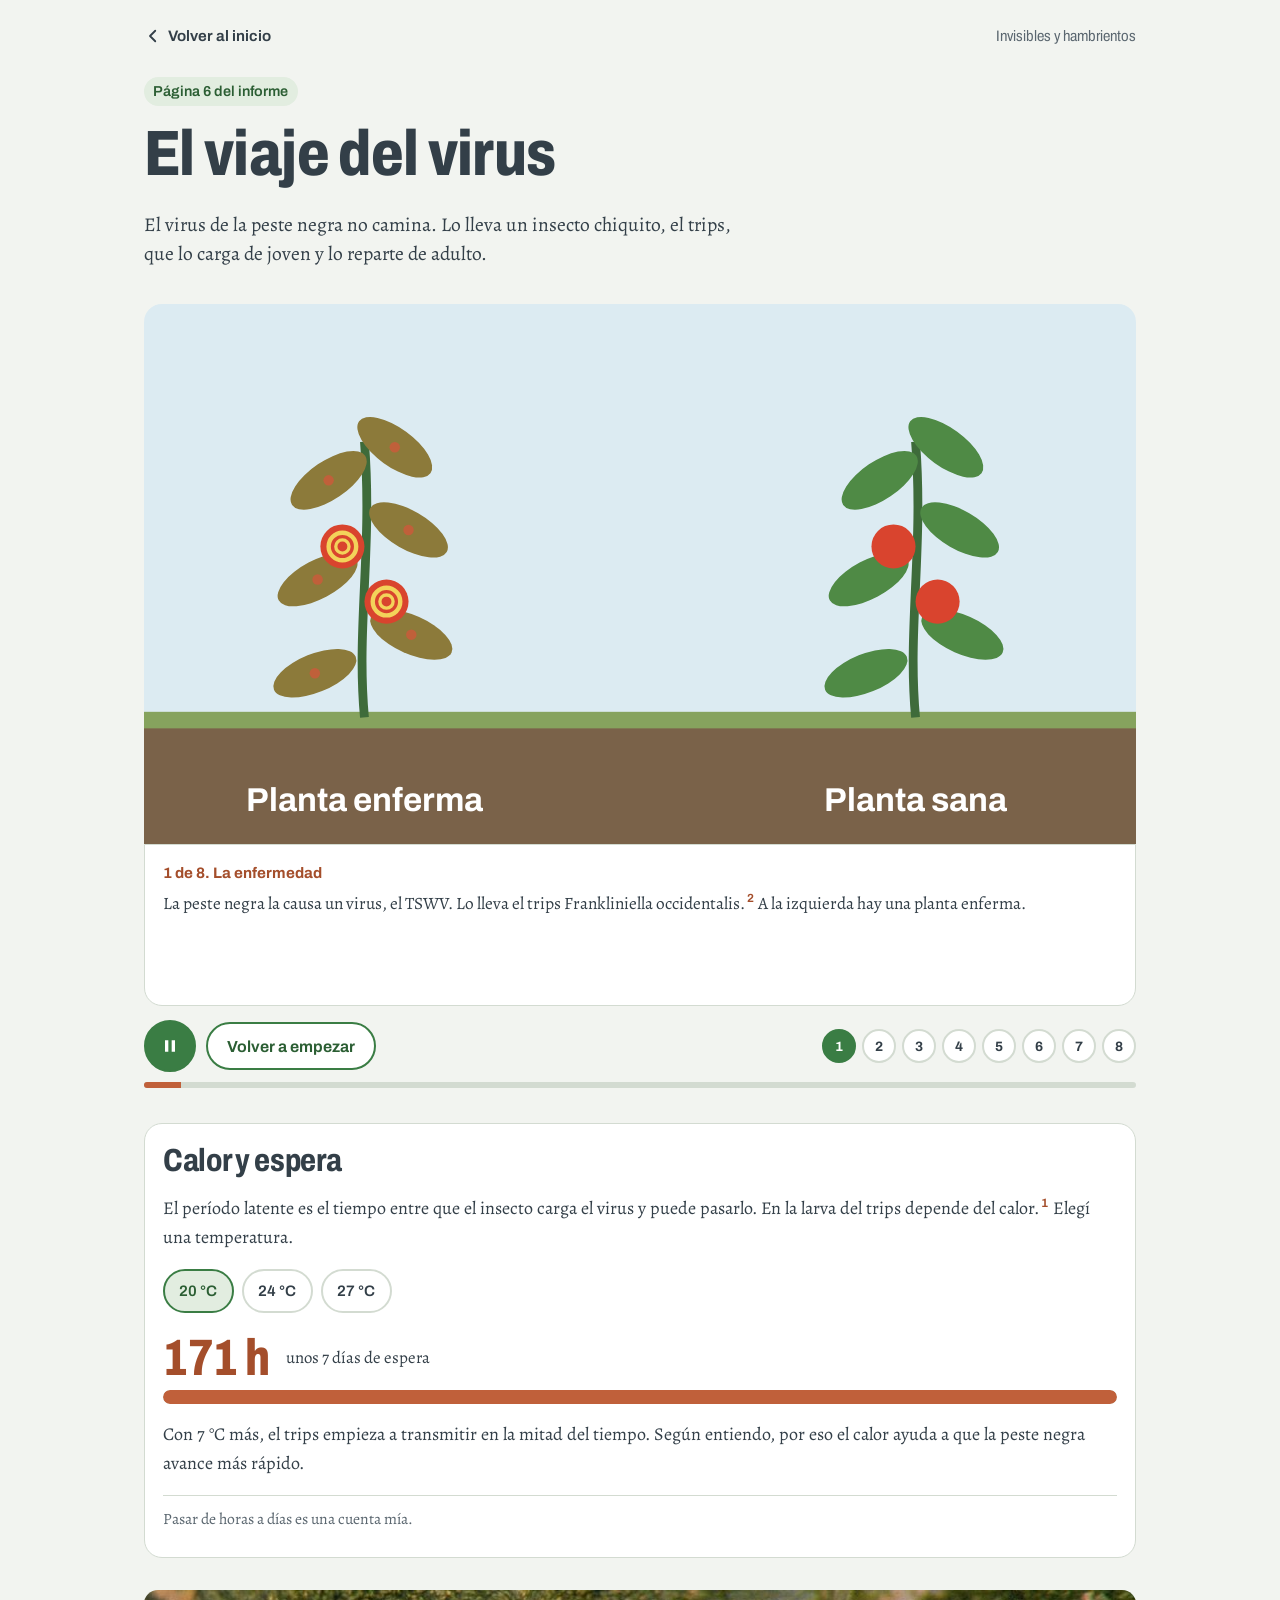
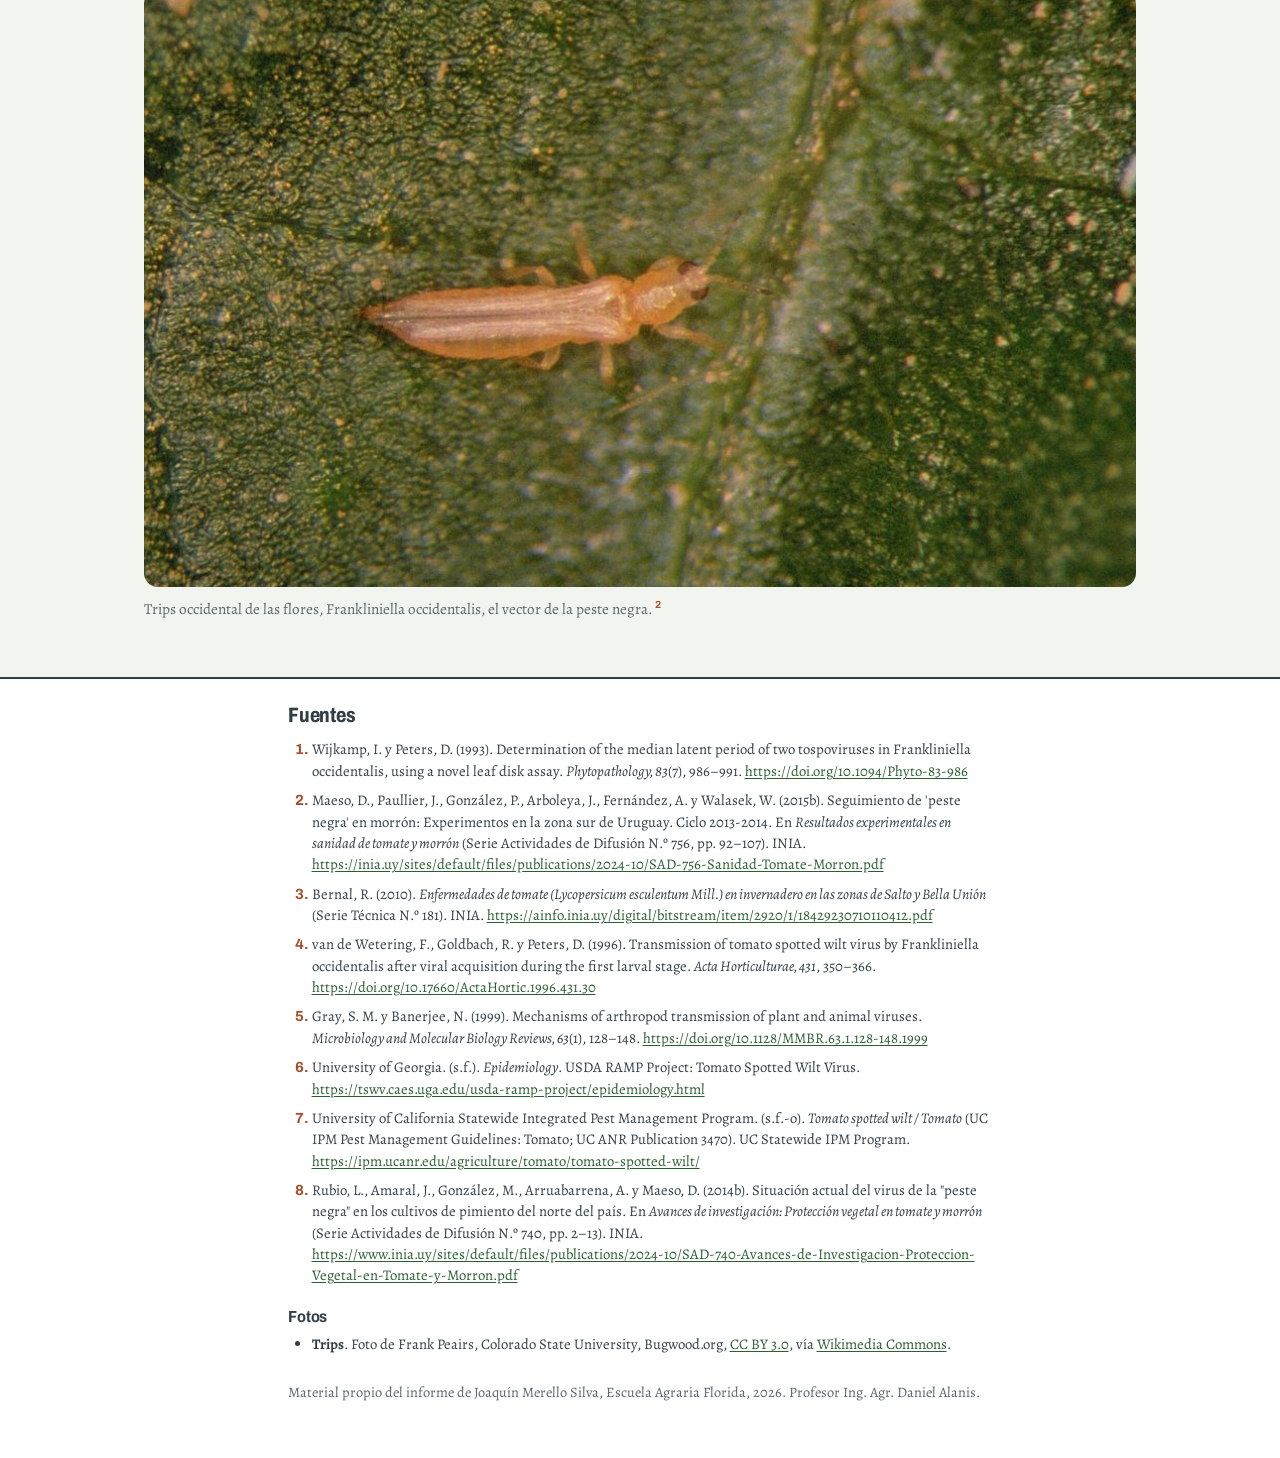
<file: trips/index.html>
<!doctype html>
<html lang="es">
<head>
<meta charset="utf-8">
<meta name="viewport" content="width=device-width, initial-scale=1">
<title>El viaje del virus | Invisibles y hambrientos</title>
<meta name="description" content="Animación. Cómo un trips carga el virus de la peste negra de larva y lo lleva de adulto a una planta sana.">
<meta name="theme-color" content="#3A7D44">
<link rel="icon" href="../img/icono.svg" type="image/svg+xml">
<link rel="preconnect" href="https://fonts.googleapis.com"><link rel="preconnect" href="https://fonts.gstatic.com" crossorigin><link rel="stylesheet" href="https://fonts.googleapis.com/css2?family=Alegreya:ital,wght@0,400;0,500;0,700;1,400&amp;family=Archivo:wdth,wght@62..125,400..800&amp;display=swap">
<link rel="stylesheet" href="../estilo.css">
<style>
.escenario { background: #DCEBF2; border-radius: 18px 18px 0 0; overflow: hidden; margin-top: 8px; }
.escenario svg { display: block; width: 100%; height: auto; }
.escenario text { font-family: var(--titulos); }
.leyenda-paso { min-height: 9em; background: var(--papel); border: 1px solid var(--linea); border-radius: 0 0 18px 18px; padding: 16px 18px 10px; }
.leyenda-paso .cuando { font-family: var(--titulos); font-weight: 700; color: var(--terra-texto); font-size: .95rem; margin-bottom: .3rem; }
.leyenda-paso p { font-size: 1.08rem; margin-bottom: .5rem; }
.leyenda-paso ul { margin: 0 0 .5rem; padding-left: 1.2em; font-size: 1.05rem; }
.controles { display: flex; flex-wrap: wrap; gap: 10px; align-items: center; margin: 14px 0 10px; }
.pasos { display: flex; gap: 6px; flex-wrap: wrap; margin-left: auto; }
.pasos button { width: 34px; height: 34px; border-radius: 50%; border: 2px solid var(--linea); background: var(--papel); font-family: var(--titulos); font-weight: 700; font-size: .85rem; color: var(--carbon); cursor: pointer; padding: 0; }
.pasos button.hecho { border-color: var(--verde); }
.pasos button[aria-current=step] { background: var(--verde); border-color: var(--verde); color: #fff; }
.progreso { height: 6px; background: var(--linea); border-radius: 99px; overflow: hidden; }
.progreso i { display: block; height: 100%; width: 0; background: var(--terra); }
.boton-redondo { width: 52px; height: 52px; padding: 0; }
.latencia { background: var(--papel); border: 1px solid var(--linea); border-radius: 18px; padding: 20px 18px 10px; margin-top: 2.2rem; }
.reloj { display: grid; grid-template-columns: auto 1fr; gap: 6px 16px; align-items: center; margin: 1.2rem 0 1rem; }
.reloj .horas { font-family: var(--titulos); font-weight: 800; font-stretch: 75%; font-size: 3.2rem; line-height: 1; color: var(--terra-texto); font-variant-numeric: tabular-nums; }
.reloj .dias { font-size: 1.05rem; }
.reloj .pista { grid-column: 1 / -1; height: 14px; background: var(--linea); border-radius: 99px; overflow: hidden; }
.reloj .pista i { display: block; height: 100%; background: var(--terra); border-radius: 99px; transition: width .5s ease; }
.foto-trips { display: grid; grid-template-columns: 1fr; gap: 10px; margin: 2rem 0 0; }
.foto-trips img { border-radius: 14px; }
.foto-trips figcaption { font-size: .95rem; color: var(--apagado); }
</style>
</head>
<body>
<header class="tope"><a class="volver" href="../index.html"><svg viewBox="0 0 24 24" aria-hidden="true" fill="none" stroke="currentColor" stroke-width="2.4" stroke-linecap="round" stroke-linejoin="round"><path d="M15 5l-7 7 7 7"/></svg>Volver al inicio</a><span class="marca">Invisibles y hambrientos</span></header>
<main id="contenido">


<div class="envoltura ancha">
  <header class="cabeza">
    <span class="pagina">Página 6 del informe</span>
    <h1>El viaje del virus</h1>
    <p class="bajada">El virus de la peste negra no camina. Lo lleva un insecto chiquito, el trips, que lo carga de joven y lo reparte de adulto.</p>
  </header>

  <div class="escenario">
    <svg id="escena" viewBox="20 62 360 196" role="img" aria-labelledby="esc-tit">
      <title id="esc-tit">Una larva de trips come en una planta enferma, se vuelve adulto con alas y vuela a una planta sana que después muestra síntomas de peste negra.</title>
      <rect y="214" width="400" height="46" fill="#7A6249"/>
      <rect y="210" width="400" height="6" fill="#86A35E"/>
      <g id="planta-i"></g>
      <g id="planta-d"></g>
      <path id="ruta" d="M118 150 Q200 60 286 140" fill="none" stroke="#333F48" stroke-width="1.4" stroke-dasharray="4 5" opacity="0"/>
      <g id="virus" fill="#C0603A"></g>
      <g id="bicho">
        <g id="alas" opacity="0" stroke="#7C6A4A" stroke-width=".7">
          <path d="M-2 -1 L-16 -7" stroke-width="1.6" stroke="#E9DFC4"/><path d="M-2 1 L-16 6" stroke-width="1.6" stroke="#E9DFC4"/>
          <path d="M-4 -2 l-1 -3 M-7 -3 l-1 -3 M-10 -4 l-1 -3 M-13 -5.5 l-1 -3 M-4 2 l-1 3 M-7 3 l-1 3 M-10 4 l-1 3 M-13 5 l-1 3"/>
        </g>
        <ellipse id="cuerpo" cx="0" cy="0" rx="9" ry="2.8" fill="#E5CF6A" stroke="#8B7533" stroke-width=".6"/>
        <circle id="cabeza" cx="9.5" cy="0" r="2.2" fill="#D4BB55"/>
        <path d="M11 -1 l5 -3 M11 1 l5 3" stroke="#8B7533" stroke-width=".7"/>
        <g id="virus-adentro" fill="#C0603A"></g>
      </g>
      <g id="etiqueta" opacity="0">
        <rect x="236" y="70" width="132" height="26" rx="13" fill="#333F48"/>
        <text x="302" y="87" text-anchor="middle" font-size="12" font-weight="700" fill="#fff">20 días después</text>
      </g>
      <text id="rotulo-i" x="100" y="246" text-anchor="middle" font-size="12" font-weight="700" fill="#fff">Planta enferma</text>
      <text id="rotulo-d" x="300" y="246" text-anchor="middle" font-size="12" font-weight="700" fill="#fff">Planta sana</text>
    </svg>
  </div>
  <div class="leyenda-paso" aria-live="polite" id="leyenda"></div>

  <div class="controles">
    <button class="boton boton-redondo" id="play" type="button" aria-label="Reproducir"></button>
    <button class="boton claro" id="reinicio" type="button">Volver a empezar</button>
    <div class="pasos" id="pasos" role="group" aria-label="Ir a un paso"></div>
  </div>
  <div class="progreso" aria-hidden="true"><i id="barra"></i></div>

  <section class="latencia" aria-labelledby="lat-tit">
    <h2 id="lat-tit">Calor y espera</h2>
    <p>El período latente es el tiempo entre que el insecto carga el virus y puede pasarlo. En la larva del trips depende del calor.<sup class='r'><a href='#f1' aria-label='Fuente 1'>1</a></sup> Elegí una temperatura.</p>
    <fieldset class="opciones">
      <legend class="oculto-visual">Temperatura</legend>
      <label><input type="radio" name="temp" value="0" checked><span>20 °C</span></label>
      <label><input type="radio" name="temp" value="1"><span>24 °C</span></label>
      <label><input type="radio" name="temp" value="2"><span>27 °C</span></label>
    </fieldset>
    <div class="reloj" aria-live="polite">
      <span class="horas" id="horas">171 h</span><span class="dias" id="dias"></span>
      <span class="pista" aria-hidden="true"><i id="pista"></i></span>
    </div>
    <p>Con 7 °C más, el trips empieza a transmitir en la mitad del tiempo. Según entiendo, por eso el calor ayuda a que la peste negra avance más rápido.</p>
    <p class="margen">Pasar de horas a días es una cuenta mía.</p>
  </section>

  <figure class="foto-trips">
    <img src="../img/foto-extra-trips.jpg" alt="Trips adulto, un insecto alargado y amarillento con alas de flecos" width="1000" height="602" loading="lazy">
    <figcaption>Trips occidental de las flores, Frankliniella occidentalis, el vector de la peste negra.<sup class='r'><a href='#f2' aria-label='Fuente 2'>2</a></sup></figcaption>
  </figure>
</div>

<script>
(function () {
  var NS = "http://www.w3.org/2000/svg";
  var $ = function (id) { return document.getElementById(id); };
  var reducido = window.matchMedia("(prefers-reduced-motion: reduce)").matches;
  var DUR = 6;
  var PASOS = [
    { c: "La enfermedad", t: "La peste negra la causa un virus, el TSWV. Lo lleva el trips Frankliniella occidentalis.<sup class='r'><a href='#f2' aria-label='Fuente 2'>2</a></sup> A la izquierda hay una planta enferma." },
    { c: "La larva come", t: "Una larva recién nacida come en la planta enferma. En unos 15 minutos de alimentación carga el virus.<sup class='r'><a href='#f3' aria-label='Fuente 3'>3</a></sup>" },
    { c: "Solo la larva joven", t: "Las larvas de 0 a 2 días adquieren el virus y lo transmiten de adultas. Las de segundo estadio ya no.<sup class='r'><a href='#f4' aria-label='Fuente 4'>4</a></sup> En un adulto, el virus no puede salir del intestino hacia el resto del cuerpo.<sup class='r'><a href='#f5' aria-label='Fuente 5'>5</a></sup>" },
    { c: "Período latente", t: "Antes de poder pasarlo hay una espera. El virus se multiplica adentro del trips. A 20 °C esa espera duró en promedio 171 horas y a 27 °C, 84 horas.<sup class='r'><a href='#f1' aria-label='Fuente 1'>1</a></sup>" },
    { c: "Le salen alas", t: "La larva crece y se vuelve adulto. Las etapas anteriores casi no se mueven, así que el que reparte el virus es el adulto.<sup class='r'><a href='#f6' aria-label='Fuente 6'>6</a></sup>" },
    { c: "El vuelo", t: "El adulto vuela a otra planta. Queda infectado de por vida.<sup class='r'><a href='#f6' aria-label='Fuente 6'>6</a></sup>" },
    { c: "La picadura", t: "Pica la planta sana y le pasa el virus. Unos 20 días después aparecen los síntomas.<sup class='r'><a href='#f3' aria-label='Fuente 3'>3</a></sup> Hojas jóvenes bronceadas, puntas secas y anillos en los frutos.<sup class='r'><a href='#f7' aria-label='Fuente 7'>7</a></sup>" },
    { c: "En un cultivo de Salto", t: "Se llegaron a contar unos 30 trips por trampa por día. Entre 15 y 20 días después apareció una gran cantidad de plantas con peste negra.<sup class='r'><a href='#f8' aria-label='Fuente 8'>8</a></sup>", fin: true }
  ];
  var TOTAL = PASOS.length * DUR;

  function el(tag, at, padre) { var e = document.createElementNS(NS, tag); for (var k in at) e.setAttribute(k, at[k]); padre.appendChild(e); return e; }

  // plantas
  var HOJAS_I = [], HOJAS_D = [], FRUTOS_D = [];
  function planta(g, x, enferma, hojas, frutos) {
    el("path", { d: "M" + x + " 212 C" + (x - 3) + " 180 " + (x + 3) + " 150 " + x + " 112", stroke: "#3E6B3A", "stroke-width": 3.2, fill: "none" }, g);
    [[-18, 196, -22], [17, 182, 24], [-17, 162, -28], [16, 144, 30], [-13, 126, -34], [11, 114, 36]].forEach(function (h) {
      var cx = x + h[0], cy = h[1];
      var e = el("ellipse", { cx: cx, cy: cy, rx: 16, ry: 7, fill: enferma ? "#8C7A3A" : "#4F8A45", transform: "rotate(" + h[2] + " " + cx + " " + cy + ")" }, g);
      hojas.push({ e: e, x: cx, y: cy });
    });
    [[8, 170], [-8, 150]].forEach(function (f) {
      var c = el("circle", { cx: x + f[0], cy: f[1], r: 8, fill: "#D9442E" }, g);
      var a1 = el("circle", { cx: x + f[0], cy: f[1], r: 5, fill: "none", stroke: "#F3D35A", "stroke-width": 1.6, opacity: enferma ? 1 : 0 }, g);
      var a2 = el("circle", { cx: x + f[0], cy: f[1], r: 2.4, fill: "none", stroke: "#F3D35A", "stroke-width": 1.2, opacity: enferma ? 1 : 0 }, g);
      if (frutos) frutos.push(a1, a2);
    });
  }
  planta($("planta-i"), 100, true, HOJAS_I);
  planta($("planta-d"), 300, false, HOJAS_D, FRUTOS_D);

  // virus en la planta enferma, que pasan a la larva
  var VIR = [];
  for (var i = 0; i < 6; i++) VIR.push(el("circle", { r: 1.9 }, $("virus")));
  var ADENTRO = [];
  for (var j = 0; j < 12; j++) ADENTRO.push(el("circle", { cx: -6 + (j % 6) * 2.4, cy: (j < 6 ? -0.8 : 0.9), r: .85, opacity: 0 }, $("virus-adentro")));

  var HOJA_I = { x: 118, y: 150 }, HOJA_D = { x: 286, y: 140 };
  function curva(f) { var a = (1 - f) * (1 - f), b = 2 * (1 - f) * f, c = f * f; return [a * 118 + b * 200 + c * 286, a * 150 + b * 60 + c * 140]; }
  function lerp(a, b, f) { return a + (b - a) * f; }
  function suave(f) { f = Math.max(0, Math.min(1, f)); return f * f * (3 - 2 * f); }
  function mezclaColor(a, b, f) { return "rgb(" + a.map(function (v, i) { return Math.round(lerp(v, b[i], f)); }).join(",") + ")"; }

  function dibujar(t) {
    var paso = Math.min(Math.floor(t / DUR), PASOS.length - 1);
    var f = reducido ? 1 : suave((t - paso * DUR) / (DUR * 0.7));
    var reloj = reducido ? 0 : t;
    var bx = HOJA_I.x, by = HOJA_I.y - 8, esc = 1.7, alas = 0, giro = 0, visible = paso >= 1 ? 1 : 0;
    if (paso <= 3) { by += Math.sin(reloj * 5) * .8; }
    if (paso === 4) { esc = lerp(1.7, 2.3, f); alas = f; }
    if (paso === 5) {
      var p = curva(f); bx = p[0]; by = p[1] - 8; esc = 2.3; alas = 1;
      var p2 = curva(Math.min(1, f + .02)); giro = Math.atan2(p2[1] - p[1], p2[0] - p[0]) * 180 / Math.PI;
    }
    if (paso >= 6) { bx = HOJA_D.x; by = HOJA_D.y - 8 + Math.sin(reloj * 5) * .8; esc = 2.3; alas = 1; giro = 180; }
    var batir = paso === 5 && !reducido ? .6 + .4 * Math.abs(Math.sin(reloj * 40)) : 1;
    $("bicho").setAttribute("transform", "translate(" + bx + " " + by + ") rotate(" + giro + ") scale(" + esc + ")");
    $("bicho").setAttribute("opacity", visible);
    $("alas").setAttribute("opacity", alas);
    $("alas").setAttribute("transform", "scale(1 " + batir + ")");
    $("cuerpo").setAttribute("fill", mezclaColor([229, 207, 106], [196, 160, 86], paso >= 4 ? (paso === 4 ? f : 1) : 0));
    $("ruta").setAttribute("opacity", paso === 5 ? .5 : 0);

    // virus: en la planta (0), entrando a la larva (1), adentro (2 a 5), pasando a la planta sana (6+)
    VIR.forEach(function (v, i) {
      var hx = HOJAS_I[i % HOJAS_I.length].x, hy = HOJAS_I[i % HOJAS_I.length].y;
      var x = hx, y = hy, o = 1;
      if (paso === 1) { var g = suave(f * 1.3 - i * .06); x = lerp(hx, bx, g); y = lerp(hy, by, g); o = 1 - g * .9; }
      if (paso >= 2) o = 0;
      if (paso >= 6) {
        var hd = HOJAS_D[i % HOJAS_D.length], g2 = suave(f * 1.3 - i * .06);
        x = lerp(bx, hd.x, g2); y = lerp(by, hd.y, g2); o = g2 > .02 ? 1 : 0;
      }
      v.setAttribute("cx", x); v.setAttribute("cy", y); v.setAttribute("opacity", o);
    });
    var cuantos = paso < 1 ? 0 : paso === 1 ? Math.round(f * 4) : paso === 2 ? 4 : paso === 3 ? 4 + Math.round(f * 8) : 12;
    ADENTRO.forEach(function (a, i) { a.setAttribute("opacity", i < cuantos ? 1 : 0); });

    // síntomas en la planta sana
    var sint = paso >= 6 ? (paso === 6 ? suave((t - 6 * DUR) / DUR * 1.4 - .3) : 1) : 0;
    if (reducido && paso >= 6) sint = 1;
    HOJAS_D.forEach(function (h, i) { h.e.setAttribute("fill", mezclaColor([79, 138, 69], [140, 122, 58], Math.max(0, Math.min(1, sint * 1.3 - (i % 3) * .15)))); });
    FRUTOS_D.forEach(function (a) { a.setAttribute("opacity", sint); });
    $("etiqueta").setAttribute("opacity", paso >= 6 ? Math.min(1, sint * 2) : 0);
    $("rotulo-d").textContent = sint > .5 ? "Planta con peste negra" : "Planta sana";
  }

  // controles
  var t = 0, jugando = false, ultimo = null, pasoMostrado = -1;
  var iconoPlay = '<svg viewBox="0 0 24 24" fill="currentColor" aria-hidden="true"><path d="M8 5v14l11-7z"/></svg>';
  var iconoPausa = '<svg viewBox="0 0 24 24" fill="currentColor" aria-hidden="true"><path d="M6 5h4v14H6zM14 5h4v14h-4z"/></svg>';
  var pasos = $("pasos");
  PASOS.forEach(function (p, i) {
    var b = document.createElement("button");
    b.type = "button"; b.textContent = i + 1; b.setAttribute("aria-label", "Paso " + (i + 1) + ". " + p.c);
    b.addEventListener("click", function () { ir(i * DUR + (reducido ? DUR - .01 : 0.01)); });
    pasos.appendChild(b);
  });
  function mostrarPaso(i) {
    if (i === pasoMostrado) return;
    pasoMostrado = i;
    var p = PASOS[i];
    var html = '<p class="cuando">' + (i + 1) + " de " + PASOS.length + ". " + p.c + "</p><p>" + p.t + "</p>";
    if (p.fin) html += "<p><b>Cómo se corta el viaje.</b></p><ul><li>Almácigo bajo malla antiinsectos.<sup class='r'><a href='#f2' aria-label='Fuente 2'>2</a></sup></li><li>Malezas controladas dentro y fuera del invernáculo. La naranjilla guarda el virus entre un cultivo y otro.<sup class='r'><a href='#f2' aria-label='Fuente 2'>2</a>,<a href='#f8' aria-label='Fuente 8'>8</a></sup></li><li>Arrancar las plantas con síntomas.<sup class='r'><a href='#f2' aria-label='Fuente 2'>2</a></sup></li></ul>";
    $("leyenda").innerHTML = html;
    pasos.querySelectorAll("button").forEach(function (b, k) {
      b.classList.toggle("hecho", k < i);
      if (k === i) b.setAttribute("aria-current", "step"); else b.removeAttribute("aria-current");
    });
  }
  function ir(nt) {
    t = Math.max(0, Math.min(TOTAL - 0.001, nt));
    dibujar(t);
    mostrarPaso(Math.floor(t / DUR));
    $("barra").style.width = (t / TOTAL * 100) + "%";
  }
  function cuadro(ahora) {
    if (!jugando) return;
    if (ultimo !== null) {
      var dt = (ahora - ultimo) / 1000;
      if (reducido) {
        var antes = Math.floor(t / DUR);
        t += dt;
        ir(Math.floor(t / DUR) !== antes ? Math.floor(t / DUR) * DUR + DUR - .01 : t);
      } else ir(t + dt);
    }
    ultimo = ahora;
    if (t >= TOTAL - 0.01) { pausar(); return; }
    requestAnimationFrame(cuadro);
  }
  function jugar() { if (t >= TOTAL - 0.01) ir(0); jugando = true; ultimo = null; ponerBoton(); requestAnimationFrame(cuadro); }
  function pausar() { jugando = false; ponerBoton(); }
  function ponerBoton() { $("play").innerHTML = jugando ? iconoPausa : iconoPlay; $("play").setAttribute("aria-label", jugando ? "Pausar" : "Reproducir"); }
  $("play").addEventListener("click", function () { jugando ? pausar() : jugar(); });
  $("reinicio").addEventListener("click", function () { ir(0); jugar(); });
  document.addEventListener("visibilitychange", function () { if (document.hidden) pausar(); });
  ir(reducido ? DUR - .01 : 0);
  ponerBoton();
  if (!reducido) jugar();

  // período latente
  var LAT = [171, 109, 84];
  function latencia() {
    var i = +document.querySelector("input[name=temp]:checked").value;
    var h = LAT[i], d = Math.round(h / 24 * 2) / 2;
    $("horas").textContent = h + " h";
    $("dias").textContent = "unos " + String(d).replace(".", ",") + " días de espera";
    $("pista").style.width = (h / 171 * 100) + "%";
  }
  document.querySelectorAll("input[name=temp]").forEach(function (r) { r.addEventListener("change", latencia); });
  latencia();
})();
</script>

</main>
<footer class="pie-fuentes"><div class="envoltura"><h2 id="fuentes">Fuentes</h2><ol><li id="f1">Wijkamp, I. y Peters, D. (1993). Determination of the median latent period of two tospoviruses in Frankliniella occidentalis, using a novel leaf disk assay. <em>Phytopathology, 83</em>(7), 986–991. <a href="https://doi.org/10.1094/Phyto-83-986">https://doi.org/10.1094/Phyto-83-986</a></li><li id="f2">Maeso, D., Paullier, J., González, P., Arboleya, J., Fernández, A. y Walasek, W. (2015b). Seguimiento de 'peste negra' en morrón: Experimentos en la zona sur de Uruguay. Ciclo 2013-2014. En <em>Resultados experimentales en sanidad de tomate y morrón</em> (Serie Actividades de Difusión N.º 756, pp. 92–107). INIA. <a href="https://inia.uy/sites/default/files/publications/2024-10/SAD-756-Sanidad-Tomate-Morron.pdf">https://inia.uy/sites/default/files/publications/2024-10/SAD-756-Sanidad-Tomate-Morron.pdf</a></li><li id="f3">Bernal, R. (2010). <em>Enfermedades de tomate (Lycopersicum esculentum Mill.) en invernadero en las zonas de Salto y Bella Unión</em> (Serie Técnica N.º 181). INIA. <a href="https://ainfo.inia.uy/digital/bitstream/item/2920/1/18429230710110412.pdf">https://ainfo.inia.uy/digital/bitstream/item/2920/1/18429230710110412.pdf</a></li><li id="f4">van de Wetering, F., Goldbach, R. y Peters, D. (1996). Transmission of tomato spotted wilt virus by Frankliniella occidentalis after viral acquisition during the first larval stage. <em>Acta Horticulturae, 431</em>, 350–366. <a href="https://doi.org/10.17660/ActaHortic.1996.431.30">https://doi.org/10.17660/ActaHortic.1996.431.30</a></li><li id="f5">Gray, S. M. y Banerjee, N. (1999). Mechanisms of arthropod transmission of plant and animal viruses. <em>Microbiology and Molecular Biology Reviews, 63</em>(1), 128–148. <a href="https://doi.org/10.1128/MMBR.63.1.128-148.1999">https://doi.org/10.1128/MMBR.63.1.128-148.1999</a></li><li id="f6">University of Georgia. (s.f.). <em>Epidemiology</em>. USDA RAMP Project: Tomato Spotted Wilt Virus. <a href="https://tswv.caes.uga.edu/usda-ramp-project/epidemiology.html">https://tswv.caes.uga.edu/usda-ramp-project/epidemiology.html</a></li><li id="f7">University of California Statewide Integrated Pest Management Program. (s.f.-o). <em>Tomato spotted wilt / Tomato</em> (UC IPM Pest Management Guidelines: Tomato; UC ANR Publication 3470). UC Statewide IPM Program. <a href="https://ipm.ucanr.edu/agriculture/tomato/tomato-spotted-wilt/">https://ipm.ucanr.edu/agriculture/tomato/tomato-spotted-wilt/</a></li><li id="f8">Rubio, L., Amaral, J., González, M., Arruabarrena, A. y Maeso, D. (2014b). Situación actual del virus de la "peste negra" en los cultivos de pimiento del norte del país. En <em>Avances de investigación: Protección vegetal en tomate y morrón</em> (Serie Actividades de Difusión N.º 740, pp. 2–13). INIA. <a href="https://www.inia.uy/sites/default/files/publications/2024-10/SAD-740-Avances-de-Investigacion-Proteccion-Vegetal-en-Tomate-y-Morron.pdf">https://www.inia.uy/sites/default/files/publications/2024-10/SAD-740-Avances-de-Investigacion-Proteccion-Vegetal-en-Tomate-y-Morron.pdf</a></li></ol><h3>Fotos</h3><ul><li><b>Trips</b>. Foto de Frank Peairs, Colorado State University, Bugwood.org, <a href="https://creativecommons.org/licenses/by/3.0">CC BY 3.0</a>, vía <a href="https://commons.wikimedia.org/wiki/File:Frankliniella_occidentalis_5364132-LGPT.jpg">Wikimedia Commons</a>.</li></ul><p class="firma">Material propio del informe de Joaquín Merello Silva, Escuela Agraria Florida, 2026. Profesor Ing. Agr. Daniel Alanis.</p></div></footer>
<script>
if ('serviceWorker' in navigator && location.protocol.indexOf('http') === 0) {
  navigator.serviceWorker.register('../sw.js').then(function () { return navigator.serviceWorker.ready; }).then(function () {
    if (!window.caches) return;
    var urls = [location.href.split('#')[0]];
    document.querySelectorAll('img[src], link[rel=stylesheet]').forEach(function (e) {
      var u = e.src || e.href;
      if (u.indexOf(location.origin) === 0) urls.push(u);
    });
    caches.open('iyh-v1').then(function (c) { urls.forEach(function (u) { c.add(u).catch(function () {}); }); });
  }).catch(function () {});
}
</script>
</body>
</html>
</file>
<file: estilo.css>
/* Invisibles y hambrientos. Estilos compartidos del mini sitio. */
:root {
  --verde: #3A7D44;
  --verde-hondo: #2B5E33;
  --verde-claro: #E2EDE0;
  --terra: #C0603A;
  --terra-texto: #A44E2B;
  --terra-claro: #F5E2D9;
  --carbon: #333F48;
  --apagado: #5A666F;
  --fondo: #F2F4F0;
  --papel: #FFFFFF;
  --linea: #D3DBD1;
  --foco: #1F6FB2;
  --titulos: "Archivo", "Arial Narrow", system-ui, sans-serif;
  --texto: "Alegreya", Georgia, "Times New Roman", serif;
  color-scheme: light;
}

*, *::before, *::after { box-sizing: border-box; }
html { -webkit-text-size-adjust: 100%; scroll-behavior: smooth; }
body {
  margin: 0;
  background: var(--fondo);
  color: var(--carbon);
  font: 400 1.125rem/1.6 var(--texto);
  overflow-x: clip;
}
img { max-width: 100%; height: auto; display: block; }
a { color: var(--verde-hondo); text-underline-offset: .15em; }
a:hover { color: var(--terra-texto); }
:focus-visible { outline: 3px solid var(--foco); outline-offset: 2px; border-radius: 4px; }
em, i { font-style: italic; }
p { margin: 0 0 1em; }

h1, h2, h3, h4 {
  font-family: var(--titulos);
  font-stretch: 80%;
  line-height: 1.05;
  margin: 0 0 .5em;
  color: var(--carbon);
  letter-spacing: -.01em;
}
h1 { font-size: clamp(2.3rem, 9vw, 4rem); font-weight: 800; }
h2 { font-size: clamp(1.5rem, 5vw, 2rem); font-weight: 750; }
h3 { font-size: 1.2rem; font-weight: 700; font-stretch: 90%; }

.envoltura { max-width: 46rem; margin: 0 auto; padding: 0 16px; }
.envoltura.ancha { max-width: 64rem; }

/* Barra de arriba */
.tope {
  display: flex; align-items: center; justify-content: space-between; gap: 12px;
  max-width: 64rem; margin: 0 auto; padding: 14px 16px 0;
  font-family: var(--titulos); font-size: .95rem;
}
.volver {
  display: inline-flex; align-items: center; gap: .4em; min-height: 44px;
  font-weight: 650; text-decoration: none; color: var(--carbon);
}
.volver svg { width: 18px; height: 18px; }
.volver:hover { color: var(--verde); }
.tope .marca { color: var(--apagado); font-stretch: 85%; text-align: right; }

/* Encabezado de cada pieza */
.cabeza { padding: 18px 0 8px; }
.cabeza .pagina {
  display: inline-block; font-family: var(--titulos); font-size: .9rem; font-weight: 600;
  color: var(--verde-hondo); background: var(--verde-claro);
  padding: .2em .65em; border-radius: 999px; margin-bottom: .9rem;
}
.cabeza h1 { margin-bottom: .35em; }
.bajada { font-size: 1.22rem; line-height: 1.5; color: var(--carbon); max-width: 38rem; }

.aviso {
  border-left: 4px solid var(--terra);
  background: var(--terra-claro);
  padding: .8rem 1rem; border-radius: 0 10px 10px 0;
  font-size: 1rem; margin: 1rem 0 1.5rem;
}
.margen {
  font-size: .98rem; color: var(--apagado);
  border-top: 1px solid var(--linea); padding-top: .6rem; margin-top: 1rem;
}
.margen b { font-family: var(--titulos); color: var(--carbon); font-weight: 650; }

/* Numeritos de fuentes */
sup.r { font-family: var(--titulos); font-size: .68em; font-weight: 650; line-height: 0; margin-left: .08em; }
sup.r a { color: var(--terra-texto); text-decoration: none; padding: 0 .1em; }
sup.r a:hover { text-decoration: underline; }

/* Botones y controles */
.boton {
  font-family: var(--titulos); font-weight: 650; font-size: 1rem;
  display: inline-flex; align-items: center; justify-content: center; gap: .45em;
  min-height: 48px; padding: .55em 1.2em; border-radius: 999px;
  border: 2px solid var(--verde); background: var(--verde); color: #fff;
  cursor: pointer; text-decoration: none; touch-action: manipulation;
}
.boton:hover { background: var(--verde-hondo); border-color: var(--verde-hondo); color: #fff; }
.boton.claro { background: var(--papel); color: var(--verde-hondo); }
.boton.claro:hover { background: var(--verde-claro); color: var(--verde-hondo); }
.boton svg { width: 20px; height: 20px; }
.boton[disabled] { opacity: .45; cursor: default; }

.campo { margin: 0 0 1.3rem; }
.campo label, .campo .rotulo {
  display: flex; justify-content: space-between; align-items: baseline; gap: 1em;
  font-family: var(--titulos); font-weight: 650; font-size: 1rem; margin-bottom: .35rem;
}
.campo output { font-family: var(--titulos); font-weight: 800; font-size: 1.35rem; color: var(--verde-hondo); font-variant-numeric: tabular-nums; }
.campo .ayuda { font-size: .95rem; color: var(--apagado); margin: .2rem 0 0; }

input[type=range] {
  -webkit-appearance: none; appearance: none; width: 100%; height: 44px; background: transparent; margin: 0;
  touch-action: pan-y;
}
input[type=range]::-webkit-slider-runnable-track { height: 8px; border-radius: 99px; background: linear-gradient(to right, var(--verde) var(--p, 50%), var(--linea) var(--p, 50%)); }
input[type=range]::-moz-range-track { height: 8px; border-radius: 99px; background: var(--linea); }
input[type=range]::-moz-range-progress { height: 8px; border-radius: 99px; background: var(--verde); }
input[type=range]::-webkit-slider-thumb {
  -webkit-appearance: none; width: 30px; height: 30px; margin-top: -11px; border-radius: 50%;
  background: var(--papel); border: 3px solid var(--verde); box-shadow: 0 1px 3px rgba(51,63,72,.35);
}
input[type=range]::-moz-range-thumb { width: 26px; height: 26px; border-radius: 50%; background: var(--papel); border: 3px solid var(--verde); }

/* Grupo de opciones tipo pastilla */
.opciones { display: flex; flex-wrap: wrap; gap: 8px; border: 0; padding: 0; margin: 0; }
.opciones legend { font-family: var(--titulos); font-weight: 650; font-size: 1rem; margin-bottom: .45rem; padding: 0; }
.opciones label { position: relative; }
.opciones input { position: absolute; opacity: 0; inset: 0; margin: 0; cursor: pointer; }
.opciones span {
  display: inline-flex; align-items: center; min-height: 44px; padding: .35em .95em;
  border: 2px solid var(--linea); border-radius: 999px; background: var(--papel);
  font-family: var(--titulos); font-size: .95rem; font-weight: 600; cursor: pointer;
}
.opciones input:checked + span { border-color: var(--verde); background: var(--verde-claro); color: var(--verde-hondo); }
.opciones input:focus-visible + span { outline: 3px solid var(--foco); outline-offset: 2px; }

/* Lupa: foto recortada en círculo, como vista con lente */
.lupa {
  width: 64px; height: 64px; border-radius: 50%; object-fit: cover; flex: none;
  border: 3px solid var(--papel); box-shadow: 0 0 0 2px var(--carbon);
  background: var(--linea);
}

/* Pie con fuentes */
.pie-fuentes { margin-top: 3.5rem; padding: 1.6rem 0 2.5rem; border-top: 2px solid var(--carbon); background: var(--papel); }
.pie-fuentes h2 { font-size: 1.3rem; margin-bottom: .8rem; }
.pie-fuentes h3 { font-size: 1rem; margin: 1.4rem 0 .5rem; }
.pie-fuentes ol, .pie-fuentes ul { margin: 0; padding-left: 1.6em; font-size: .92rem; line-height: 1.45; }
.pie-fuentes li { margin-bottom: .55em; overflow-wrap: anywhere; }
.pie-fuentes li:target { background: var(--terra-claro); border-radius: 4px; }
.pie-fuentes ol li::marker { font-family: var(--titulos); font-weight: 700; color: var(--terra-texto); }
.pie-fuentes .firma { font-size: .9rem; color: var(--apagado); margin-top: 1.6rem; }

.oculto-visual { position: absolute !important; width: 1px; height: 1px; overflow: hidden; clip: rect(0 0 0 0); white-space: nowrap; }

@media (prefers-reduced-motion: reduce) {
  html { scroll-behavior: auto; }
  *, *::before, *::after { animation-duration: .01ms !important; animation-iteration-count: 1 !important; transition-duration: .01ms !important; }
}
</file>
